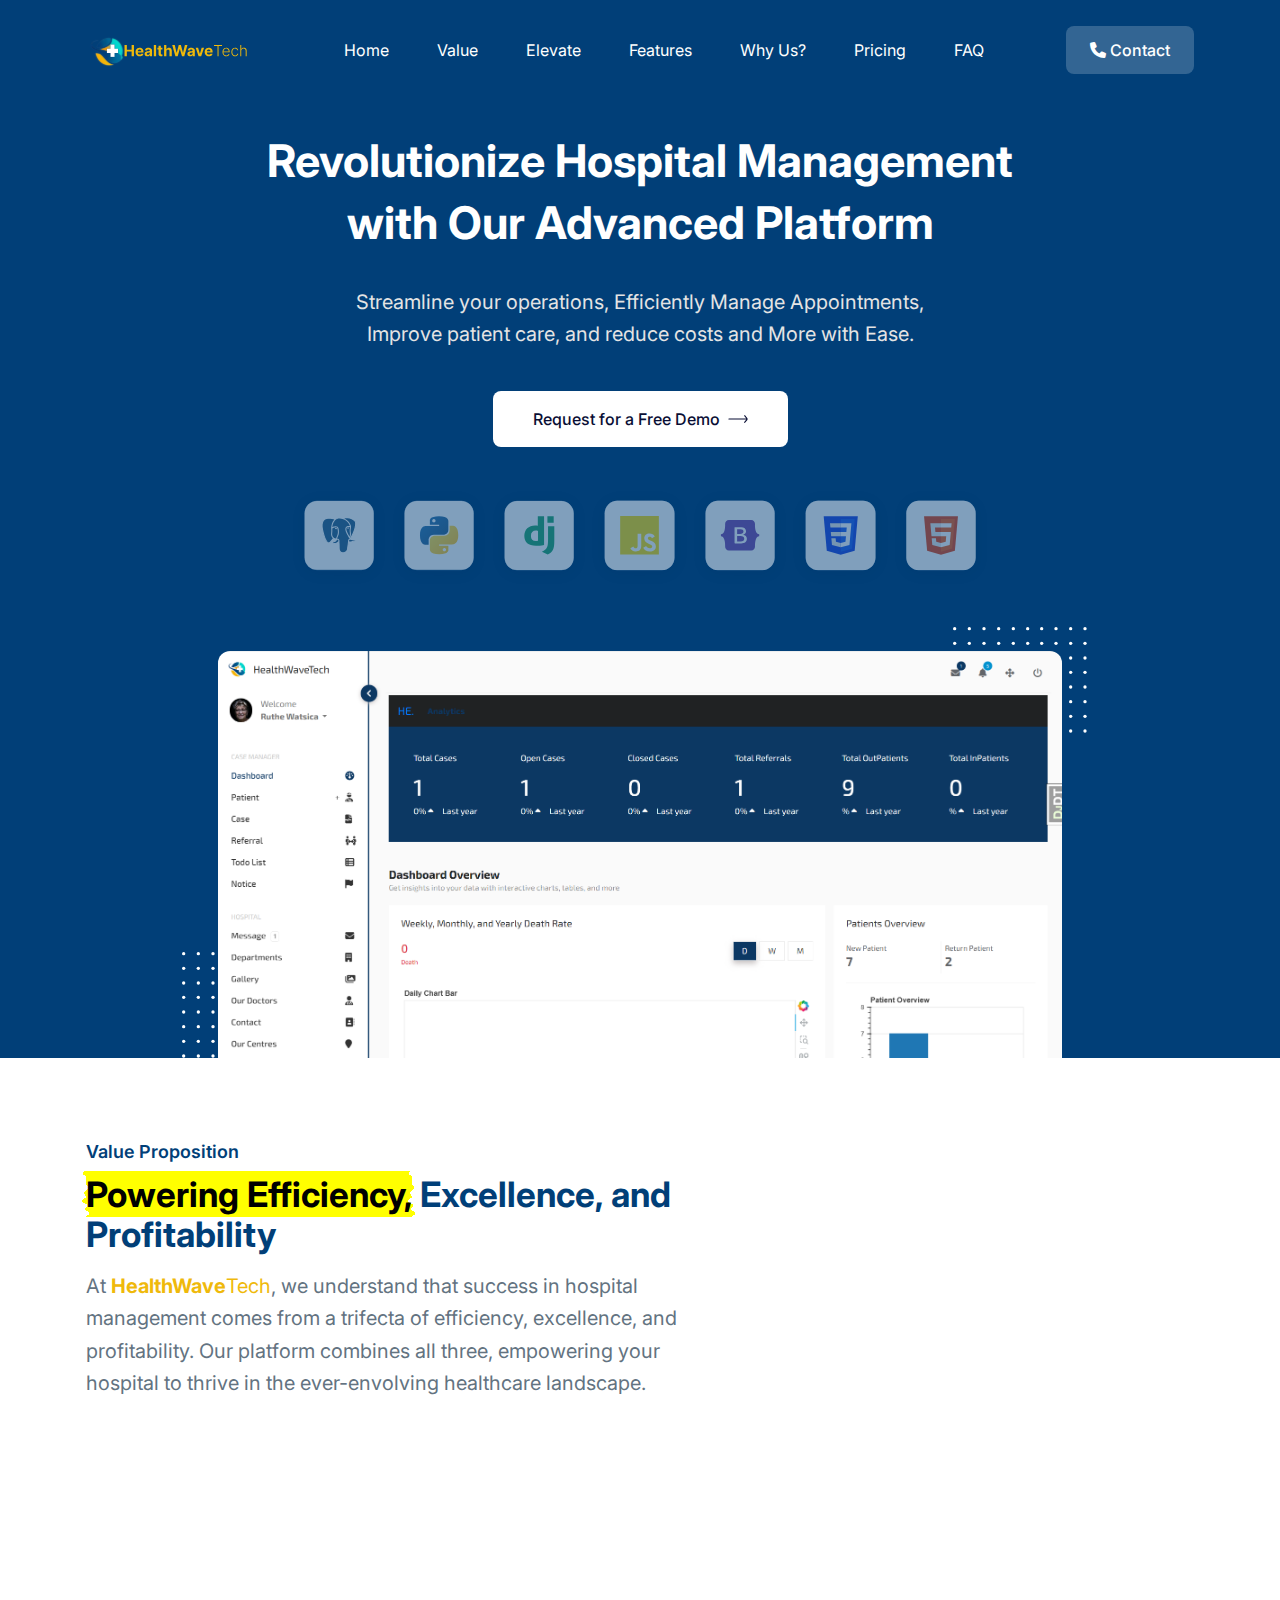
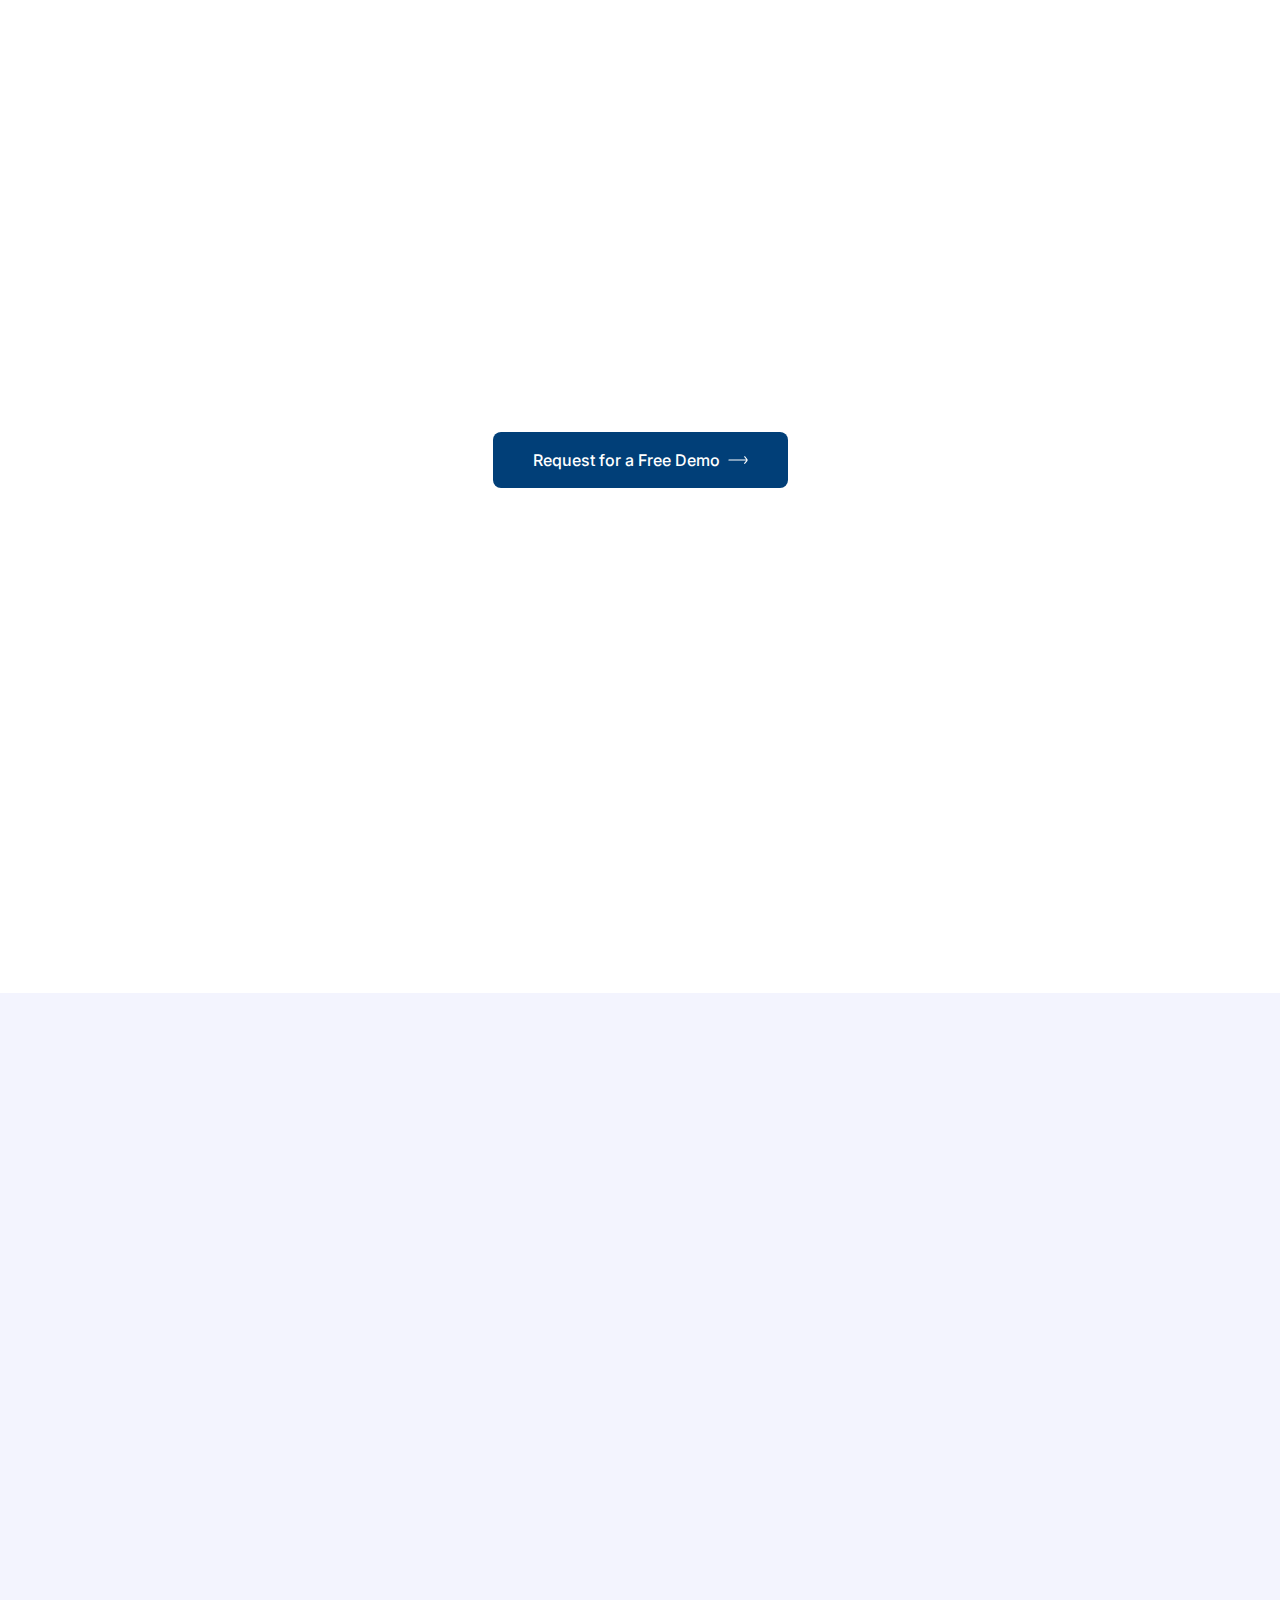
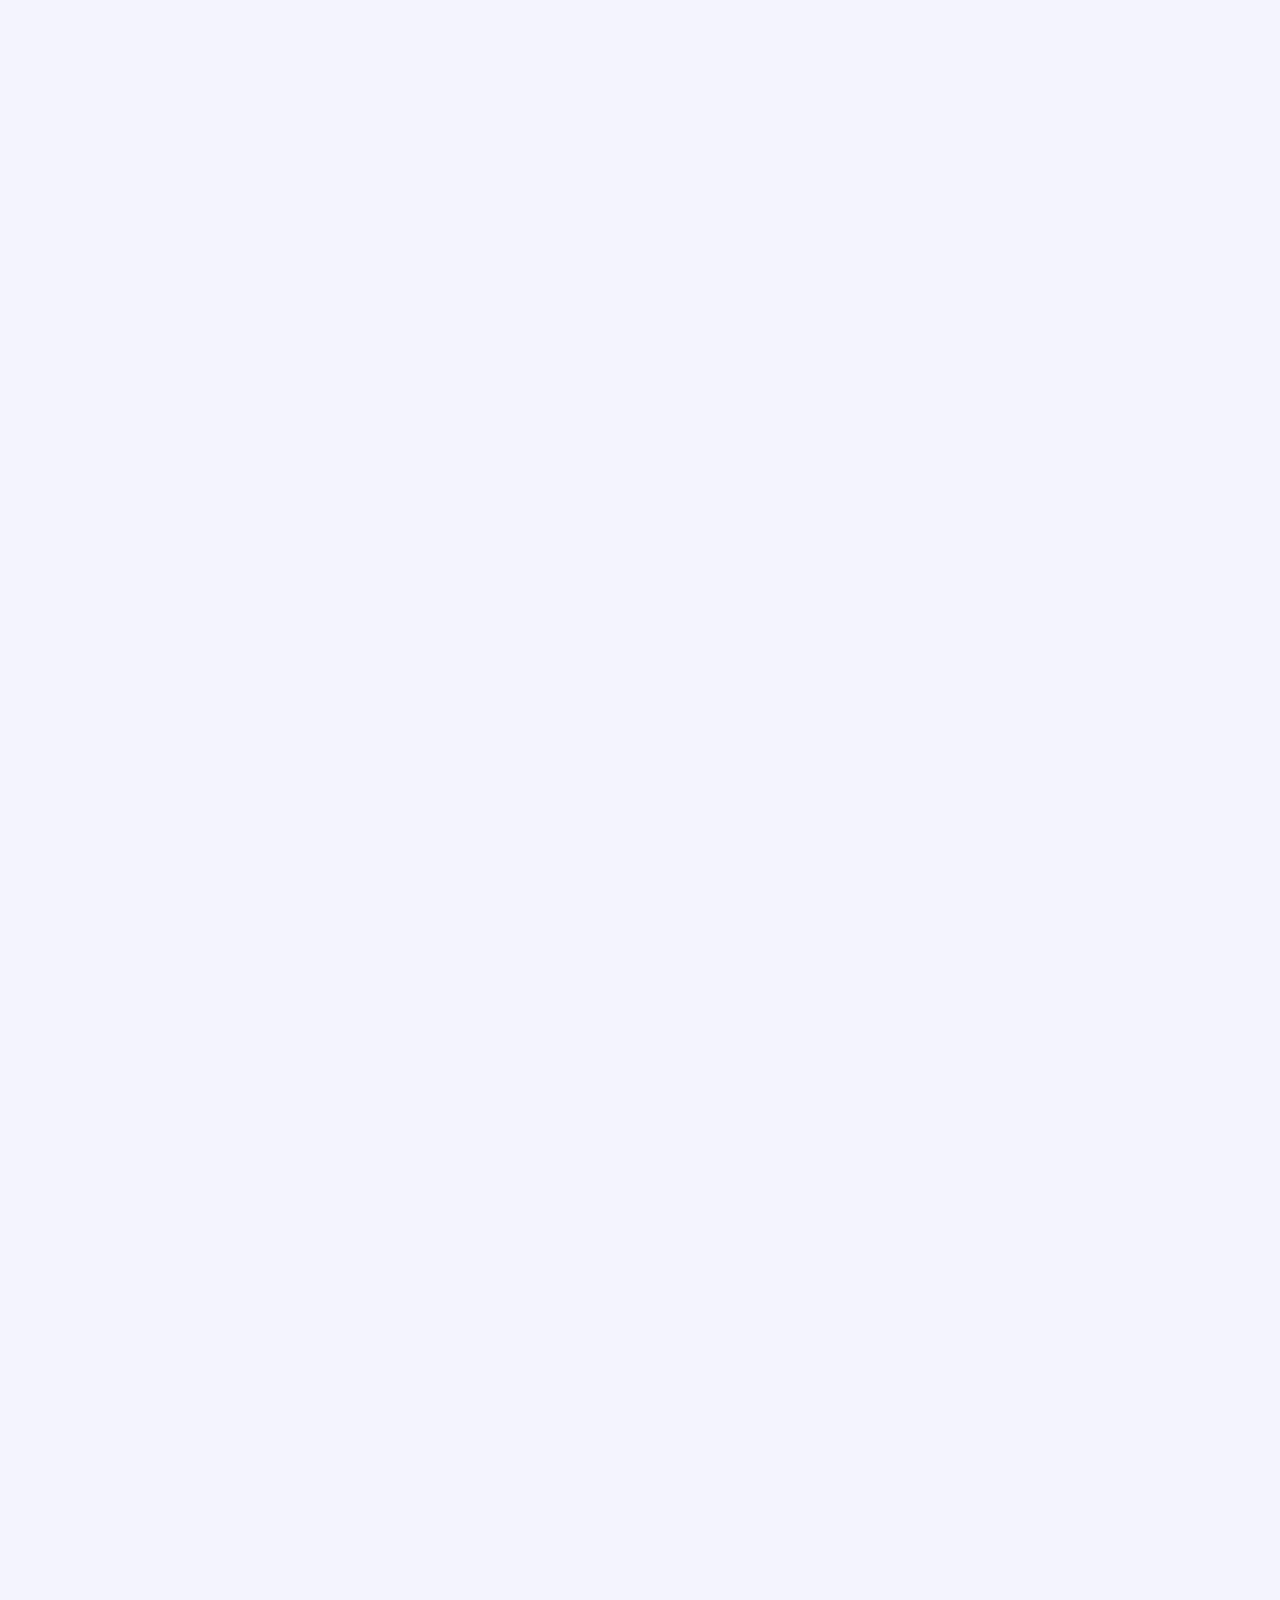
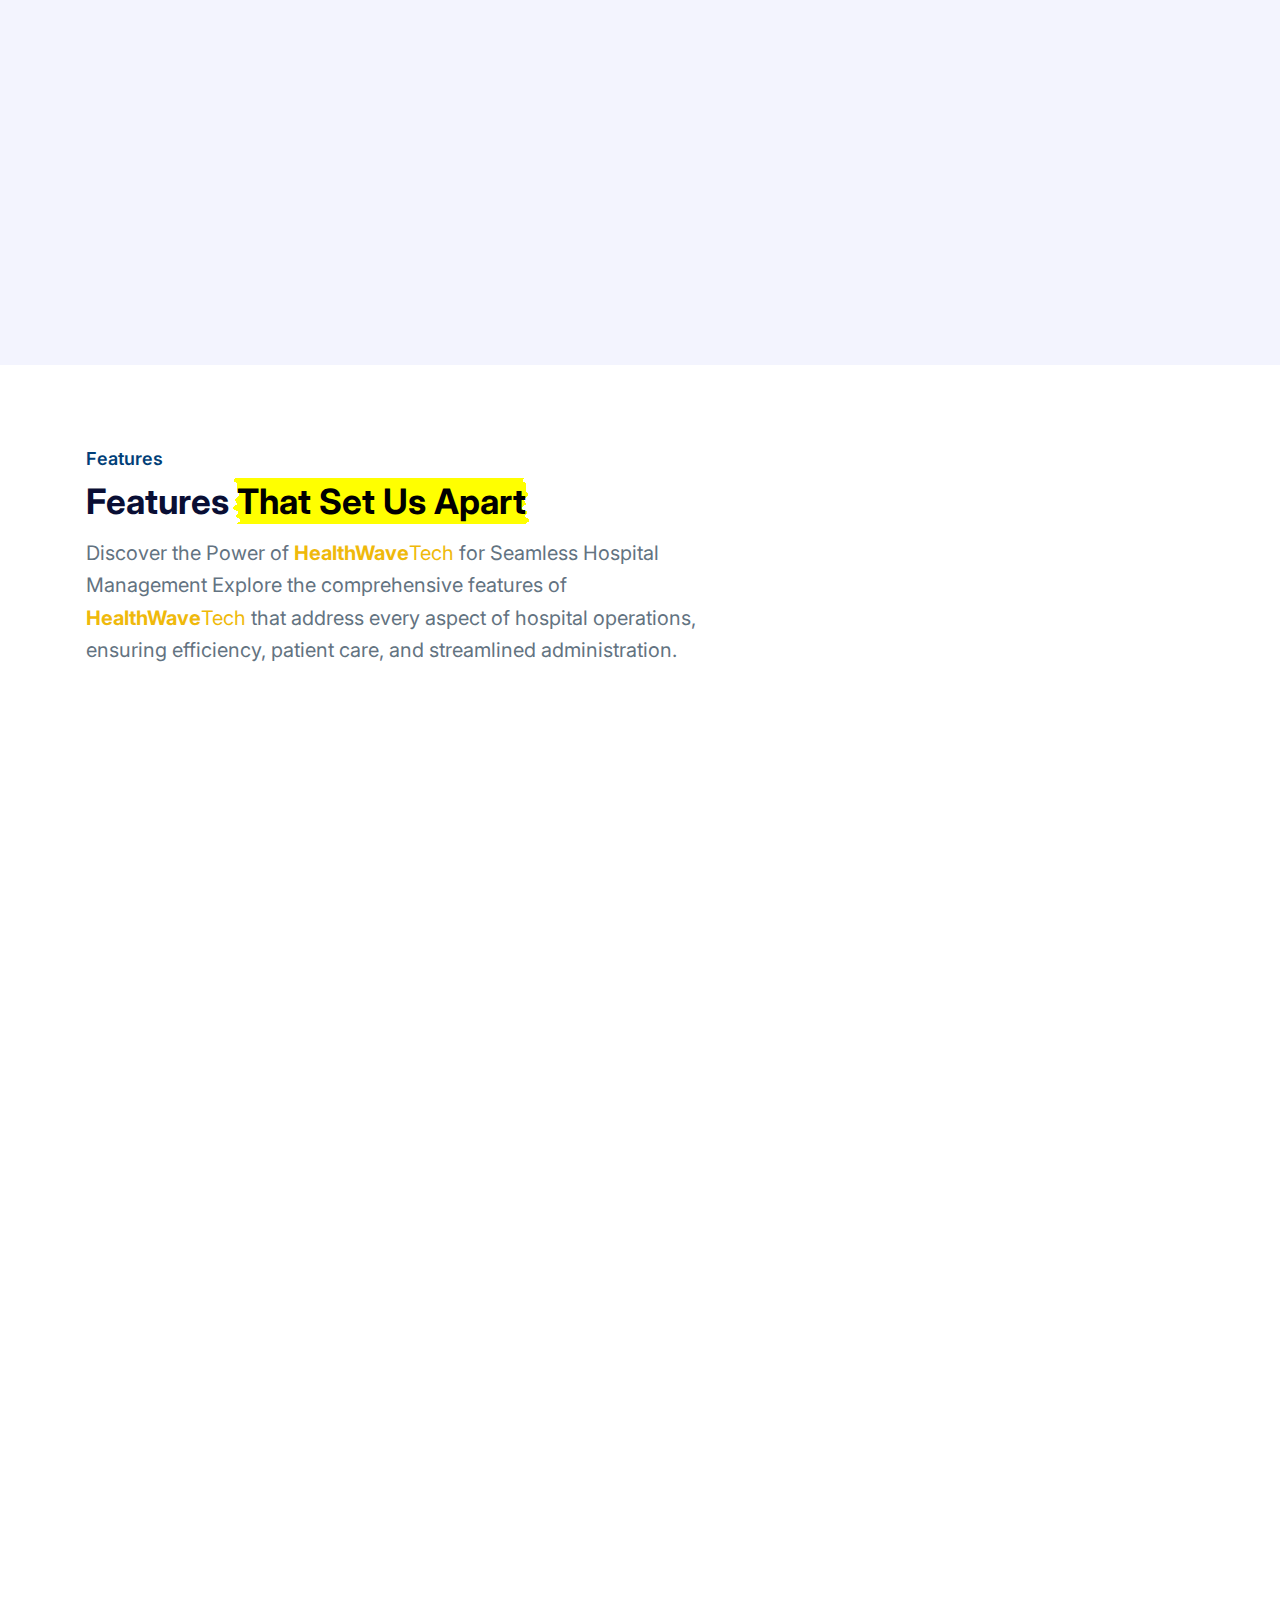
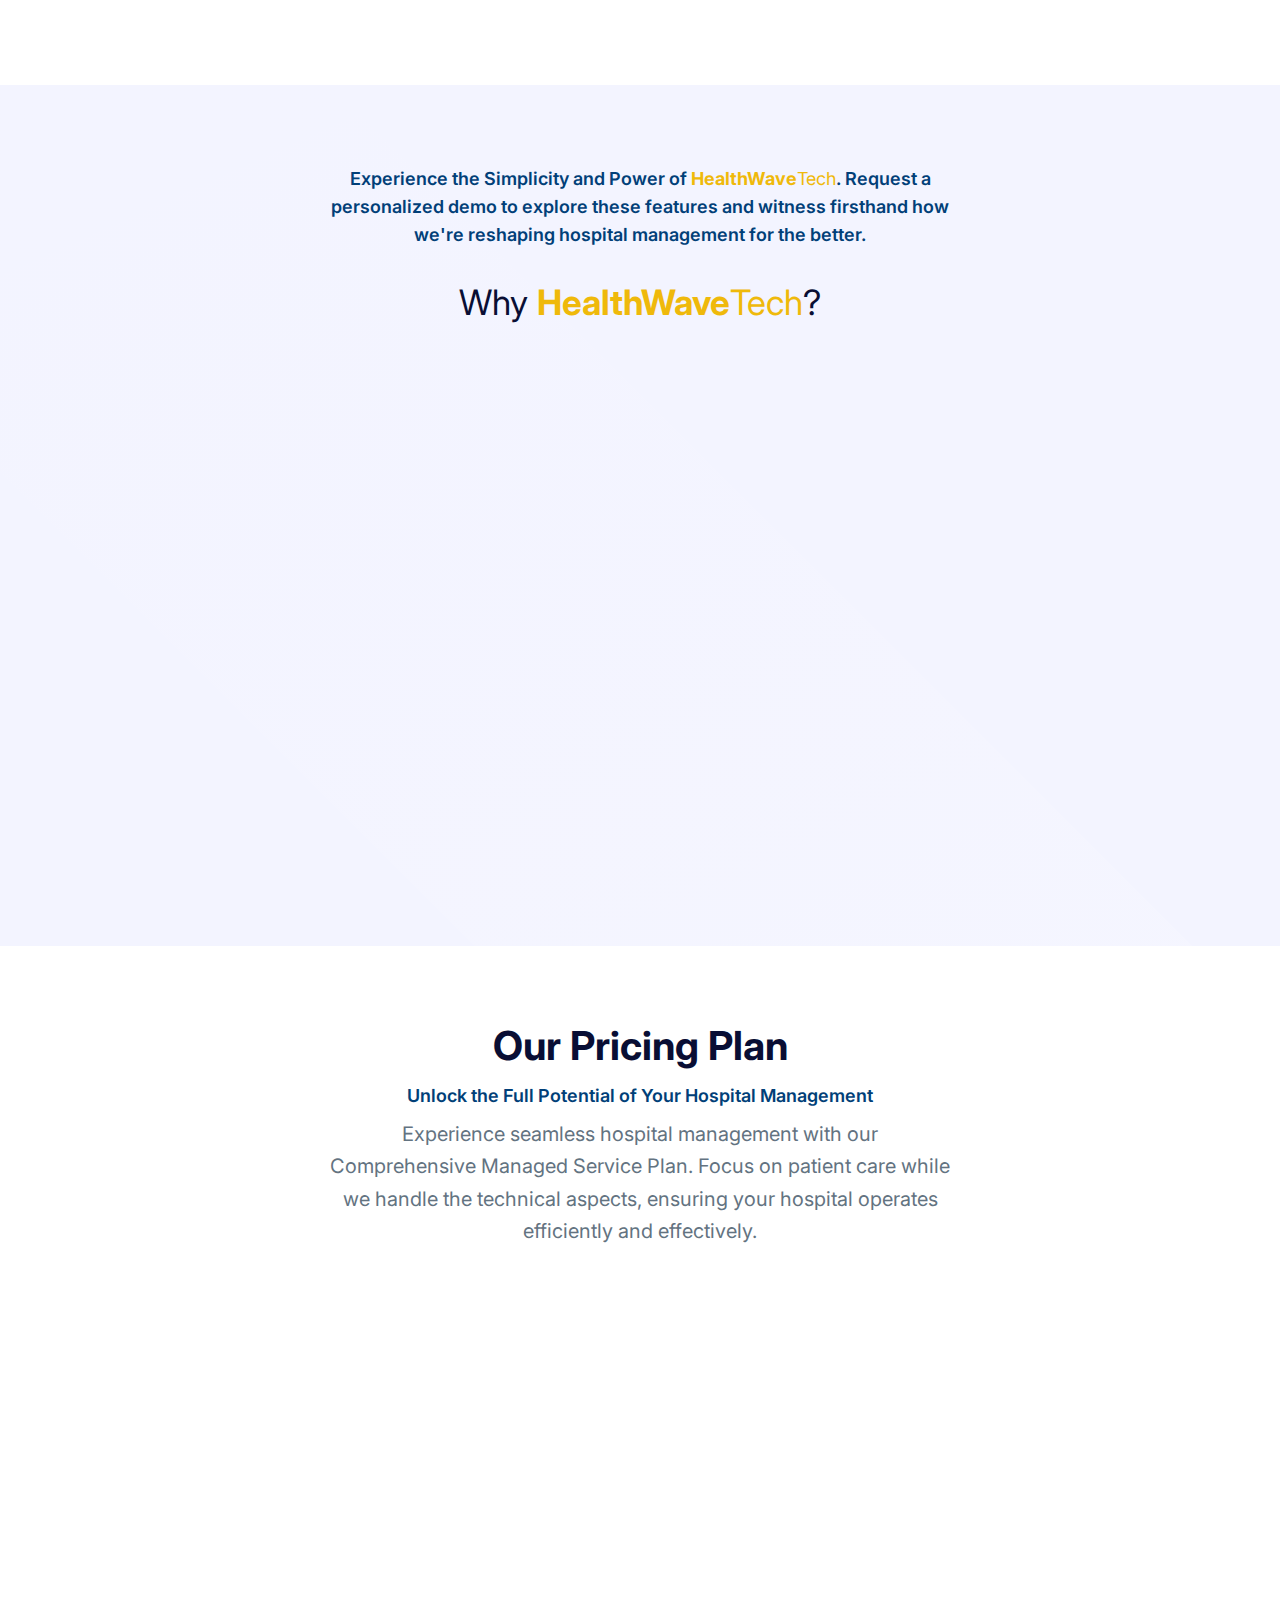
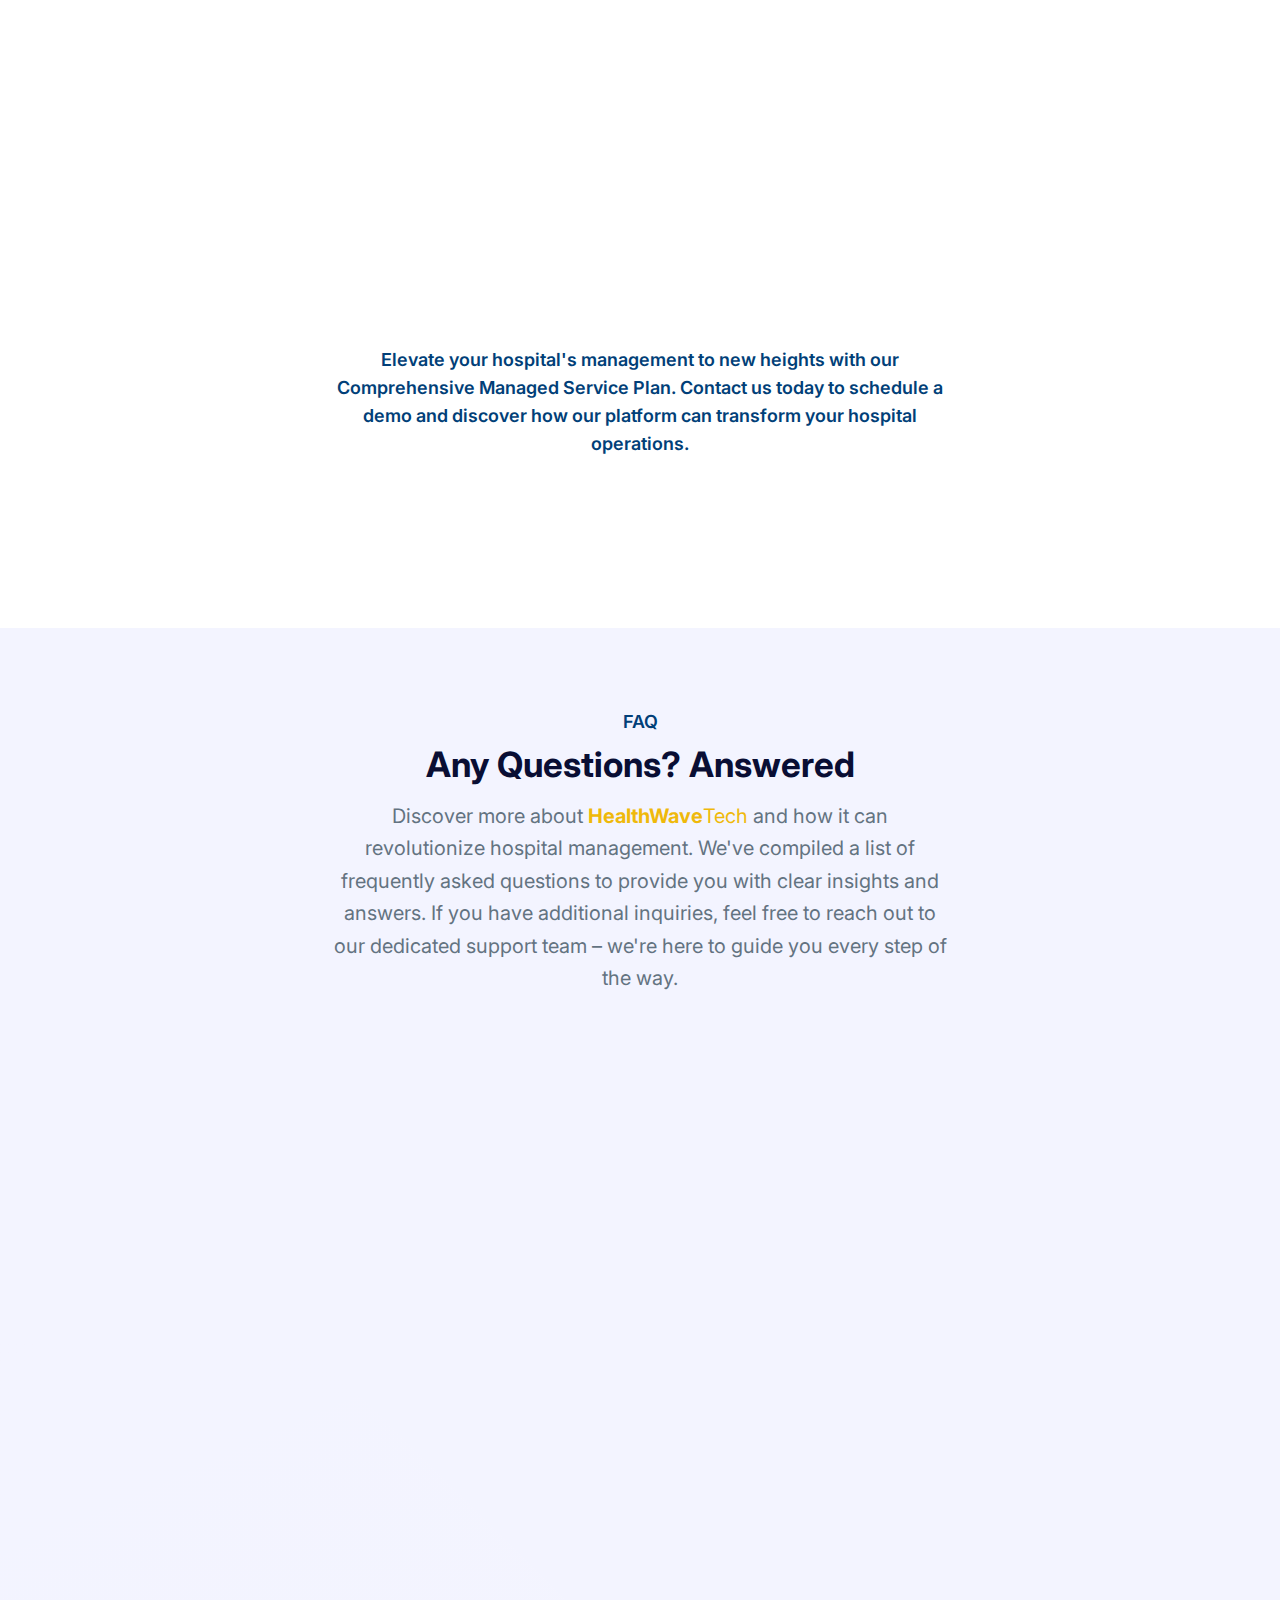
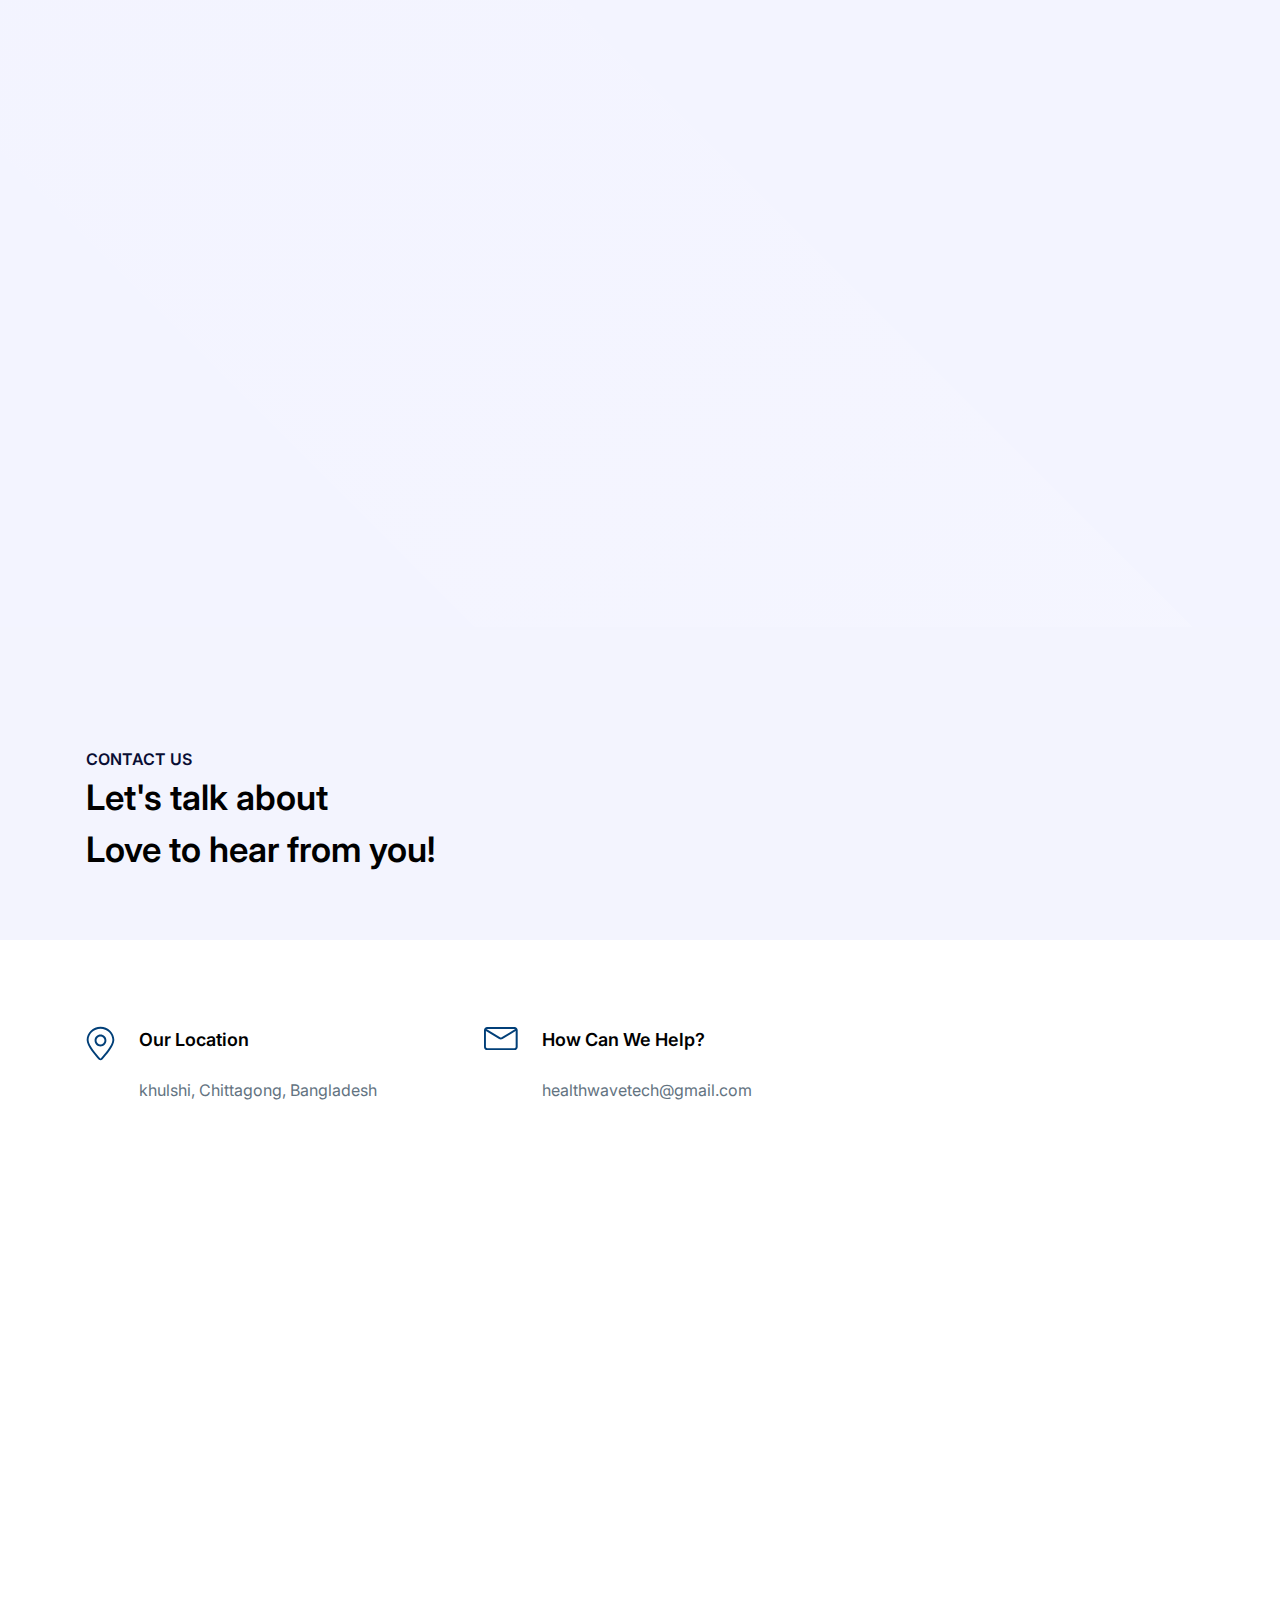
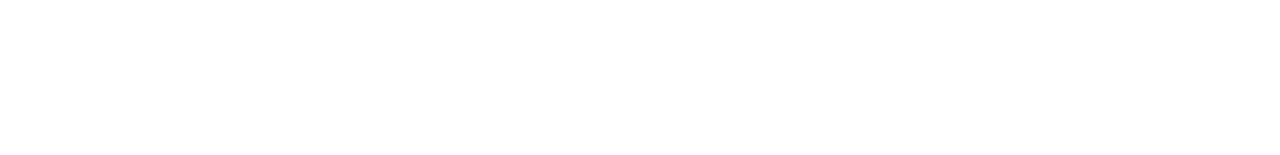
<file: index.html>
<!DOCTYPE html>
<html lang="en" class="scroll-smooth">

<head>
  <meta charset="UTF-8" />
  <meta http-equiv="X-UA-Compatible" content="IE=edge" />
  <meta name="viewport" content="width=device-width, initial-scale=1.0" />
  <title>
    HealthWaveTech | Navigating Healthcare's Future with HealthWaveTech
  </title>
  <meta name="description"
    content="Discover the power of HealthWaveTech's Hospital Management Software. Streamline operations, enhance patient care, and boost efficiency. Get started today.">
  <meta name="keywords" content="hospital management, healthcare software, patient care, medical records, hospital administration, Hospital Management Software,
    Healthcare Solutions, Hospital Administration, Patient Care Software, Medical Records Management, Healthcare Automation
    HealthTech Innovations, Hospital Software Solutions, Healthcare Efficiency, Medical Data Security">
  <meta name="author" content="HealthWaveTech">
  <link rel="shortcut icon" href="assets/images/icon.png" type="image/x-icon" />
  <link rel="stylesheet" href="https://cdnjs.cloudflare.com/ajax/libs/font-awesome/6.0.0-beta3/css/all.min.css">

  <link rel="stylesheet" href="assets/css/animate.css" />
  <link rel="stylesheet" href="assets/css/custom.css">
  <link rel="stylesheet" href="assets/css/tailwind.css" />

  <!-- ==== WOW JS ==== -->
  <script src="assets/js/wow.min.js"></script>
  <script>
    new WOW().init();
  </script>
</head>

<body>
  <!-- ====== Navbar Section Start -->
  <div class="ud-header absolute top-0 left-0 z-40 flex w-full items-center bg-transparent">
    <div class="container">
      <div class="relative -mx-4 flex items-center justify-between">
        <div class="w-60 max-w-full px-4">
          <a href="index.html" class="navbar-logo block w-full py-5">
            <img src="assets/images/logo/logo.svg" alt="logo" class="header-logo w-full" />
          </a>
        </div>
        <div class="flex w-full items-center justify-between px-4">
          <div>
            <button id="navbarToggler"
              class="absolute right-4 top-1/2 block -translate-y-1/2 rounded-lg px-3 py-[6px] ring-primary focus:ring-2 lg:hidden">
              <span class="relative my-[6px] block h-[2px] w-[30px] bg-white"></span>
              <span class="relative my-[6px] block h-[2px] w-[30px] bg-white"></span>
              <span class="relative my-[6px] block h-[2px] w-[30px] bg-white"></span>
            </button>
            <nav id="navbarCollapse"
              class="absolute right-4 top-full hidden w-full max-w-[250px] rounded-lg bg-white py-5 shadow-lg lg:static lg:block lg:w-full lg:max-w-full lg:bg-transparent lg:py-0 lg:px-4 lg:shadow-none xl:px-6">
              <ul class="blcok lg:flex">
                <li class="group relative">
                  <a href="#home"
                    class="ud-menu-scroll mx-8 flex py-2 text-base text-dark group-hover:text-primary lg:mr-0 lg:inline-flex lg:py-6 lg:px-0 lg:text-white lg:group-hover:text-white lg:group-hover:opacity-70">
                    Home
                  </a>
                </li>
                <li class="group relative">
                  <a href="#value"
                    class="ud-menu-scroll mx-8 flex py-2 text-base text-dark group-hover:text-primary lg:mr-0 lg:ml-7 lg:inline-flex lg:py-6 lg:px-0 lg:text-white lg:group-hover:text-white lg:group-hover:opacity-70 xl:ml-12">
                    Value
                  </a>
                </li>
                <li class="group relative">
                  <a href="#elevate"
                    class="ud-menu-scroll mx-8 flex py-2 text-base text-dark group-hover:text-primary lg:mr-0 lg:ml-7 lg:inline-flex lg:py-6 lg:px-0 lg:text-white lg:group-hover:text-white lg:group-hover:opacity-70 xl:ml-12">
                    Elevate
                  </a>
                </li>
                <li class="group relative">
                  <a href="#features"
                    class="ud-menu-scroll mx-8 flex py-2 text-base text-dark group-hover:text-primary lg:mr-0 lg:ml-7 lg:inline-flex lg:py-6 lg:px-0 lg:text-white lg:group-hover:text-white lg:group-hover:opacity-70 xl:ml-12">
                    Features
                  </a>
                </li>
                <li class="group relative">
                  <a href="#why-us"
                    class="ud-menu-scroll mx-8 flex py-2 text-base text-dark group-hover:text-primary lg:mr-0 lg:ml-7 lg:inline-flex lg:py-6 lg:px-0 lg:text-white lg:group-hover:text-white lg:group-hover:opacity-70 xl:ml-12">
                    Why Us?
                  </a>
                </li>
                <li class="group relative">
                  <a href="#pricing"
                    class="ud-menu-scroll mx-8 flex py-2 text-base text-dark group-hover:text-primary lg:mr-0 lg:ml-7 lg:inline-flex lg:py-6 lg:px-0 lg:text-white lg:group-hover:text-white lg:group-hover:opacity-70 xl:ml-12">
                    Pricing
                  </a>
                </li>
                <li class="group relative">
                  <a href="#faq"
                    class="ud-menu-scroll mx-8 flex py-2 text-base text-dark group-hover:text-primary lg:mr-0 lg:ml-7 lg:inline-flex lg:py-6 lg:px-0 lg:text-white lg:group-hover:text-white lg:group-hover:opacity-70 xl:ml-12">
                    FAQ
                  </a>
                </li>

              </ul>
            </nav>
          </div>
          <div class="hidden justify-end pr-16 sm:flex lg:pr-0">

            <a href="#contact"
              class="signUpBtn rounded-lg bg-white bg-opacity-20 py-3 px-6 text-base font-medium text-white duration-300 ease-in-out hover:bg-opacity-100 hover:text-dark">
              <i class="fa-solid fa-phone"></i> Contact
            </a>
          </div>
        </div>
      </div>
    </div>
  </div>
  <!-- ====== Navbar Section End -->

  <!-- ====== Hero Section Start -->
  <div id="home" class="relative overflow-hidden bg-primary pt-[120px] md:pt-[130px] lg:pt-[160px]">
    <div class="container">
      <div class="-mx-4 flex flex-wrap items-center">
        <div class="w-full px-4">
          <div class="hero-content wow fadeInUp mx-auto max-w-[780px] text-center" data-wow-delay=".2s">
            <h1
              class="mb-8 text-3xl font-bold leading-snug text-white sm:text-4xl sm:leading-snug md:text-[45px] md:leading-snug">
              Revolutionize Hospital Management with Our Advanced Platform
            </h1>
            <p
              class="mx-auto mb-10 max-w-[600px] text-base text-[#e4e4e4] sm:text-lg sm:leading-relaxed md:text-xl md:leading-relaxed">
              Streamline your operations, Efficiently Manage Appointments, Improve patient care, and reduce costs and
              More with Ease.

            </p>
            <ul class="mb-10 flex flex-wrap items-center justify-center">
              <li>
                <a href="#contact"
                  class="inline-flex items-center justify-center rounded-lg bg-white py-4 px-6 text-center text-base font-medium text-dark transition duration-300 ease-in-out hover:text-primary hover:shadow-lg sm:px-10">
                  Request for a Free Demo
                  <span class="pl-2">
                    <svg width="20" height="8" viewBox="0 0 20 8" class="fill-current">
                      <path
                        d="M19.2188 2.90632L17.0625 0.343819C16.875 0.125069 16.5312 0.0938193 16.2812 0.281319C16.0625 0.468819 16.0312 0.812569 16.2188 1.06257L18.25 3.46882H0.9375C0.625 3.46882 0.375 3.71882 0.375 4.03132C0.375 4.34382 0.625 4.59382 0.9375 4.59382H18.25L16.2188 7.00007C16.0312 7.21882 16.0625 7.56257 16.2812 7.78132C16.375 7.87507 16.5 7.90632 16.625 7.90632C16.7812 7.90632 16.9375 7.84382 17.0312 7.71882L19.1875 5.15632C19.75 4.46882 19.75 3.53132 19.2188 2.90632Z" />
                    </svg>
                  </span>
                </a>
              </li>

            </ul>
            <div class="image-container-slide" data-wow-delay=".3s">
              <img style="height: 100px;" src="assets/images/hero/prosgres.svg" alt="image"
                class="opacity-50 transition duration-300 ease-in-out hover:opacity-100" />
              <img style="height: 100px;" src="assets/images/hero/python.svg" alt="image"
                class="opacity-50 transition duration-300 ease-in-out hover:opacity-100" />
              <img style="height: 100px;" src="assets/images/hero/django.svg" alt="image"
                class="opacity-50 transition duration-300 ease-in-out hover:opacity-100" />
              <img style="height: 100px;" src="assets/images/hero/js.svg" alt="image"
                class="opacity-50 transition duration-300 ease-in-out hover:opacity-100" />
              <img style="height: 100px;" src="assets/images/hero/bootstrap.svg" alt="image"
                class="opacity-50 transition duration-300 ease-in-out hover:opacity-100" />
              <img style="height: 100px;" src="assets/images/hero/css.svg" alt="image"
                class="opacity-50 transition duration-300 ease-in-out hover:opacity-100" />
              <img style="height: 100px;" src="assets/images/hero/html.svg" alt="image"
                class="opacity-50 transition duration-300 ease-in-out hover:opacity-100" />
            </div>


          </div>
        </div>

        <div class="w-full px-4">
          <div class="wow fadeInUp relative z-10 mx-auto max-w-[845px]" data-wow-delay=".25s">
            <div class="mt-16">
              <img src="assets/images/hero/dashboard4.png" alt="hero"
                class="mx-auto max-w-full rounded-t-xl rounded-tr-xl" />
            </div>
            <div class="absolute bottom-0 -left-9 z-[-1]">
              <svg width="134" height="106" viewBox="0 0 134 106" fill="none" xmlns="http://www.w3.org/2000/svg">
                <circle cx="1.66667" cy="104" r="1.66667" transform="rotate(-90 1.66667 104)" fill="white" />
                <circle cx="16.3333" cy="104" r="1.66667" transform="rotate(-90 16.3333 104)" fill="white" />
                <circle cx="31" cy="104" r="1.66667" transform="rotate(-90 31 104)" fill="white" />
                <circle cx="45.6667" cy="104" r="1.66667" transform="rotate(-90 45.6667 104)" fill="white" />
                <circle cx="60.3333" cy="104" r="1.66667" transform="rotate(-90 60.3333 104)" fill="white" />
                <circle cx="88.6667" cy="104" r="1.66667" transform="rotate(-90 88.6667 104)" fill="white" />
                <circle cx="117.667" cy="104" r="1.66667" transform="rotate(-90 117.667 104)" fill="white" />
                <circle cx="74.6667" cy="104" r="1.66667" transform="rotate(-90 74.6667 104)" fill="white" />
                <circle cx="103" cy="104" r="1.66667" transform="rotate(-90 103 104)" fill="white" />
                <circle cx="132" cy="104" r="1.66667" transform="rotate(-90 132 104)" fill="white" />
                <circle cx="1.66667" cy="89.3333" r="1.66667" transform="rotate(-90 1.66667 89.3333)" fill="white" />
                <circle cx="16.3333" cy="89.3333" r="1.66667" transform="rotate(-90 16.3333 89.3333)" fill="white" />
                <circle cx="31" cy="89.3333" r="1.66667" transform="rotate(-90 31 89.3333)" fill="white" />
                <circle cx="45.6667" cy="89.3333" r="1.66667" transform="rotate(-90 45.6667 89.3333)" fill="white" />
                <circle cx="60.3333" cy="89.3338" r="1.66667" transform="rotate(-90 60.3333 89.3338)" fill="white" />
                <circle cx="88.6667" cy="89.3338" r="1.66667" transform="rotate(-90 88.6667 89.3338)" fill="white" />
                <circle cx="117.667" cy="89.3338" r="1.66667" transform="rotate(-90 117.667 89.3338)" fill="white" />
                <circle cx="74.6667" cy="89.3338" r="1.66667" transform="rotate(-90 74.6667 89.3338)" fill="white" />
                <circle cx="103" cy="89.3338" r="1.66667" transform="rotate(-90 103 89.3338)" fill="white" />
                <circle cx="132" cy="89.3338" r="1.66667" transform="rotate(-90 132 89.3338)" fill="white" />
                <circle cx="1.66667" cy="74.6673" r="1.66667" transform="rotate(-90 1.66667 74.6673)" fill="white" />
                <circle cx="1.66667" cy="31.0003" r="1.66667" transform="rotate(-90 1.66667 31.0003)" fill="white" />
                <circle cx="16.3333" cy="74.6668" r="1.66667" transform="rotate(-90 16.3333 74.6668)" fill="white" />
                <circle cx="16.3333" cy="31.0003" r="1.66667" transform="rotate(-90 16.3333 31.0003)" fill="white" />
                <circle cx="31" cy="74.6668" r="1.66667" transform="rotate(-90 31 74.6668)" fill="white" />
                <circle cx="31" cy="31.0003" r="1.66667" transform="rotate(-90 31 31.0003)" fill="white" />
                <circle cx="45.6667" cy="74.6668" r="1.66667" transform="rotate(-90 45.6667 74.6668)" fill="white" />
                <circle cx="45.6667" cy="31.0003" r="1.66667" transform="rotate(-90 45.6667 31.0003)" fill="white" />
                <circle cx="60.3333" cy="74.6668" r="1.66667" transform="rotate(-90 60.3333 74.6668)" fill="white" />
                <circle cx="60.3333" cy="31.0001" r="1.66667" transform="rotate(-90 60.3333 31.0001)" fill="white" />
                <circle cx="88.6667" cy="74.6668" r="1.66667" transform="rotate(-90 88.6667 74.6668)" fill="white" />
                <circle cx="88.6667" cy="31.0001" r="1.66667" transform="rotate(-90 88.6667 31.0001)" fill="white" />
                <circle cx="117.667" cy="74.6668" r="1.66667" transform="rotate(-90 117.667 74.6668)" fill="white" />
                <circle cx="117.667" cy="31.0001" r="1.66667" transform="rotate(-90 117.667 31.0001)" fill="white" />
                <circle cx="74.6667" cy="74.6668" r="1.66667" transform="rotate(-90 74.6667 74.6668)" fill="white" />
                <circle cx="74.6667" cy="31.0001" r="1.66667" transform="rotate(-90 74.6667 31.0001)" fill="white" />
                <circle cx="103" cy="74.6668" r="1.66667" transform="rotate(-90 103 74.6668)" fill="white" />
                <circle cx="103" cy="31.0001" r="1.66667" transform="rotate(-90 103 31.0001)" fill="white" />
                <circle cx="132" cy="74.6668" r="1.66667" transform="rotate(-90 132 74.6668)" fill="white" />
                <circle cx="132" cy="31.0001" r="1.66667" transform="rotate(-90 132 31.0001)" fill="white" />
                <circle cx="1.66667" cy="60.0003" r="1.66667" transform="rotate(-90 1.66667 60.0003)" fill="white" />
                <circle cx="1.66667" cy="16.3336" r="1.66667" transform="rotate(-90 1.66667 16.3336)" fill="white" />
                <circle cx="16.3333" cy="60.0003" r="1.66667" transform="rotate(-90 16.3333 60.0003)" fill="white" />
                <circle cx="16.3333" cy="16.3336" r="1.66667" transform="rotate(-90 16.3333 16.3336)" fill="white" />
                <circle cx="31" cy="60.0003" r="1.66667" transform="rotate(-90 31 60.0003)" fill="white" />
                <circle cx="31" cy="16.3336" r="1.66667" transform="rotate(-90 31 16.3336)" fill="white" />
                <circle cx="45.6667" cy="60.0003" r="1.66667" transform="rotate(-90 45.6667 60.0003)" fill="white" />
                <circle cx="45.6667" cy="16.3336" r="1.66667" transform="rotate(-90 45.6667 16.3336)" fill="white" />
                <circle cx="60.3333" cy="60.0003" r="1.66667" transform="rotate(-90 60.3333 60.0003)" fill="white" />
                <circle cx="60.3333" cy="16.3336" r="1.66667" transform="rotate(-90 60.3333 16.3336)" fill="white" />
                <circle cx="88.6667" cy="60.0003" r="1.66667" transform="rotate(-90 88.6667 60.0003)" fill="white" />
                <circle cx="88.6667" cy="16.3336" r="1.66667" transform="rotate(-90 88.6667 16.3336)" fill="white" />
                <circle cx="117.667" cy="60.0003" r="1.66667" transform="rotate(-90 117.667 60.0003)" fill="white" />
                <circle cx="117.667" cy="16.3336" r="1.66667" transform="rotate(-90 117.667 16.3336)" fill="white" />
                <circle cx="74.6667" cy="60.0003" r="1.66667" transform="rotate(-90 74.6667 60.0003)" fill="white" />
                <circle cx="74.6667" cy="16.3336" r="1.66667" transform="rotate(-90 74.6667 16.3336)" fill="white" />
                <circle cx="103" cy="60.0003" r="1.66667" transform="rotate(-90 103 60.0003)" fill="white" />
                <circle cx="103" cy="16.3336" r="1.66667" transform="rotate(-90 103 16.3336)" fill="white" />
                <circle cx="132" cy="60.0003" r="1.66667" transform="rotate(-90 132 60.0003)" fill="white" />
                <circle cx="132" cy="16.3336" r="1.66667" transform="rotate(-90 132 16.3336)" fill="white" />
                <circle cx="1.66667" cy="45.3336" r="1.66667" transform="rotate(-90 1.66667 45.3336)" fill="white" />
                <circle cx="1.66667" cy="1.66683" r="1.66667" transform="rotate(-90 1.66667 1.66683)" fill="white" />
                <circle cx="16.3333" cy="45.3336" r="1.66667" transform="rotate(-90 16.3333 45.3336)" fill="white" />
                <circle cx="16.3333" cy="1.66683" r="1.66667" transform="rotate(-90 16.3333 1.66683)" fill="white" />
                <circle cx="31" cy="45.3336" r="1.66667" transform="rotate(-90 31 45.3336)" fill="white" />
                <circle cx="31" cy="1.66683" r="1.66667" transform="rotate(-90 31 1.66683)" fill="white" />
                <circle cx="45.6667" cy="45.3336" r="1.66667" transform="rotate(-90 45.6667 45.3336)" fill="white" />
                <circle cx="45.6667" cy="1.66683" r="1.66667" transform="rotate(-90 45.6667 1.66683)" fill="white" />
                <circle cx="60.3333" cy="45.3338" r="1.66667" transform="rotate(-90 60.3333 45.3338)" fill="white" />
                <circle cx="60.3333" cy="1.66707" r="1.66667" transform="rotate(-90 60.3333 1.66707)" fill="white" />
                <circle cx="88.6667" cy="45.3338" r="1.66667" transform="rotate(-90 88.6667 45.3338)" fill="white" />
                <circle cx="88.6667" cy="1.66707" r="1.66667" transform="rotate(-90 88.6667 1.66707)" fill="white" />
                <circle cx="117.667" cy="45.3338" r="1.66667" transform="rotate(-90 117.667 45.3338)" fill="white" />
                <circle cx="117.667" cy="1.66707" r="1.66667" transform="rotate(-90 117.667 1.66707)" fill="white" />
                <circle cx="74.6667" cy="45.3338" r="1.66667" transform="rotate(-90 74.6667 45.3338)" fill="white" />
                <circle cx="74.6667" cy="1.66707" r="1.66667" transform="rotate(-90 74.6667 1.66707)" fill="white" />
                <circle cx="103" cy="45.3338" r="1.66667" transform="rotate(-90 103 45.3338)" fill="white" />
                <circle cx="103" cy="1.66707" r="1.66667" transform="rotate(-90 103 1.66707)" fill="white" />
                <circle cx="132" cy="45.3338" r="1.66667" transform="rotate(-90 132 45.3338)" fill="white" />
                <circle cx="132" cy="1.66707" r="1.66667" transform="rotate(-90 132 1.66707)" fill="white" />
              </svg>
            </div>
            <div class="absolute -top-6 -right-6 z-[-1]">
              <svg width="134" height="106" viewBox="0 0 134 106" fill="none" xmlns="http://www.w3.org/2000/svg">
                <circle cx="1.66667" cy="104" r="1.66667" transform="rotate(-90 1.66667 104)" fill="white" />
                <circle cx="16.3333" cy="104" r="1.66667" transform="rotate(-90 16.3333 104)" fill="white" />
                <circle cx="31" cy="104" r="1.66667" transform="rotate(-90 31 104)" fill="white" />
                <circle cx="45.6667" cy="104" r="1.66667" transform="rotate(-90 45.6667 104)" fill="white" />
                <circle cx="60.3333" cy="104" r="1.66667" transform="rotate(-90 60.3333 104)" fill="white" />
                <circle cx="88.6667" cy="104" r="1.66667" transform="rotate(-90 88.6667 104)" fill="white" />
                <circle cx="117.667" cy="104" r="1.66667" transform="rotate(-90 117.667 104)" fill="white" />
                <circle cx="74.6667" cy="104" r="1.66667" transform="rotate(-90 74.6667 104)" fill="white" />
                <circle cx="103" cy="104" r="1.66667" transform="rotate(-90 103 104)" fill="white" />
                <circle cx="132" cy="104" r="1.66667" transform="rotate(-90 132 104)" fill="white" />
                <circle cx="1.66667" cy="89.3333" r="1.66667" transform="rotate(-90 1.66667 89.3333)" fill="white" />
                <circle cx="16.3333" cy="89.3333" r="1.66667" transform="rotate(-90 16.3333 89.3333)" fill="white" />
                <circle cx="31" cy="89.3333" r="1.66667" transform="rotate(-90 31 89.3333)" fill="white" />
                <circle cx="45.6667" cy="89.3333" r="1.66667" transform="rotate(-90 45.6667 89.3333)" fill="white" />
                <circle cx="60.3333" cy="89.3338" r="1.66667" transform="rotate(-90 60.3333 89.3338)" fill="white" />
                <circle cx="88.6667" cy="89.3338" r="1.66667" transform="rotate(-90 88.6667 89.3338)" fill="white" />
                <circle cx="117.667" cy="89.3338" r="1.66667" transform="rotate(-90 117.667 89.3338)" fill="white" />
                <circle cx="74.6667" cy="89.3338" r="1.66667" transform="rotate(-90 74.6667 89.3338)" fill="white" />
                <circle cx="103" cy="89.3338" r="1.66667" transform="rotate(-90 103 89.3338)" fill="white" />
                <circle cx="132" cy="89.3338" r="1.66667" transform="rotate(-90 132 89.3338)" fill="white" />
                <circle cx="1.66667" cy="74.6673" r="1.66667" transform="rotate(-90 1.66667 74.6673)" fill="white" />
                <circle cx="1.66667" cy="31.0003" r="1.66667" transform="rotate(-90 1.66667 31.0003)" fill="white" />
                <circle cx="16.3333" cy="74.6668" r="1.66667" transform="rotate(-90 16.3333 74.6668)" fill="white" />
                <circle cx="16.3333" cy="31.0003" r="1.66667" transform="rotate(-90 16.3333 31.0003)" fill="white" />
                <circle cx="31" cy="74.6668" r="1.66667" transform="rotate(-90 31 74.6668)" fill="white" />
                <circle cx="31" cy="31.0003" r="1.66667" transform="rotate(-90 31 31.0003)" fill="white" />
                <circle cx="45.6667" cy="74.6668" r="1.66667" transform="rotate(-90 45.6667 74.6668)" fill="white" />
                <circle cx="45.6667" cy="31.0003" r="1.66667" transform="rotate(-90 45.6667 31.0003)" fill="white" />
                <circle cx="60.3333" cy="74.6668" r="1.66667" transform="rotate(-90 60.3333 74.6668)" fill="white" />
                <circle cx="60.3333" cy="31.0001" r="1.66667" transform="rotate(-90 60.3333 31.0001)" fill="white" />
                <circle cx="88.6667" cy="74.6668" r="1.66667" transform="rotate(-90 88.6667 74.6668)" fill="white" />
                <circle cx="88.6667" cy="31.0001" r="1.66667" transform="rotate(-90 88.6667 31.0001)" fill="white" />
                <circle cx="117.667" cy="74.6668" r="1.66667" transform="rotate(-90 117.667 74.6668)" fill="white" />
                <circle cx="117.667" cy="31.0001" r="1.66667" transform="rotate(-90 117.667 31.0001)" fill="white" />
                <circle cx="74.6667" cy="74.6668" r="1.66667" transform="rotate(-90 74.6667 74.6668)" fill="white" />
                <circle cx="74.6667" cy="31.0001" r="1.66667" transform="rotate(-90 74.6667 31.0001)" fill="white" />
                <circle cx="103" cy="74.6668" r="1.66667" transform="rotate(-90 103 74.6668)" fill="white" />
                <circle cx="103" cy="31.0001" r="1.66667" transform="rotate(-90 103 31.0001)" fill="white" />
                <circle cx="132" cy="74.6668" r="1.66667" transform="rotate(-90 132 74.6668)" fill="white" />
                <circle cx="132" cy="31.0001" r="1.66667" transform="rotate(-90 132 31.0001)" fill="white" />
                <circle cx="1.66667" cy="60.0003" r="1.66667" transform="rotate(-90 1.66667 60.0003)" fill="white" />
                <circle cx="1.66667" cy="16.3336" r="1.66667" transform="rotate(-90 1.66667 16.3336)" fill="white" />
                <circle cx="16.3333" cy="60.0003" r="1.66667" transform="rotate(-90 16.3333 60.0003)" fill="white" />
                <circle cx="16.3333" cy="16.3336" r="1.66667" transform="rotate(-90 16.3333 16.3336)" fill="white" />
                <circle cx="31" cy="60.0003" r="1.66667" transform="rotate(-90 31 60.0003)" fill="white" />
                <circle cx="31" cy="16.3336" r="1.66667" transform="rotate(-90 31 16.3336)" fill="white" />
                <circle cx="45.6667" cy="60.0003" r="1.66667" transform="rotate(-90 45.6667 60.0003)" fill="white" />
                <circle cx="45.6667" cy="16.3336" r="1.66667" transform="rotate(-90 45.6667 16.3336)" fill="white" />
                <circle cx="60.3333" cy="60.0003" r="1.66667" transform="rotate(-90 60.3333 60.0003)" fill="white" />
                <circle cx="60.3333" cy="16.3336" r="1.66667" transform="rotate(-90 60.3333 16.3336)" fill="white" />
                <circle cx="88.6667" cy="60.0003" r="1.66667" transform="rotate(-90 88.6667 60.0003)" fill="white" />
                <circle cx="88.6667" cy="16.3336" r="1.66667" transform="rotate(-90 88.6667 16.3336)" fill="white" />
                <circle cx="117.667" cy="60.0003" r="1.66667" transform="rotate(-90 117.667 60.0003)" fill="white" />
                <circle cx="117.667" cy="16.3336" r="1.66667" transform="rotate(-90 117.667 16.3336)" fill="white" />
                <circle cx="74.6667" cy="60.0003" r="1.66667" transform="rotate(-90 74.6667 60.0003)" fill="white" />
                <circle cx="74.6667" cy="16.3336" r="1.66667" transform="rotate(-90 74.6667 16.3336)" fill="white" />
                <circle cx="103" cy="60.0003" r="1.66667" transform="rotate(-90 103 60.0003)" fill="white" />
                <circle cx="103" cy="16.3336" r="1.66667" transform="rotate(-90 103 16.3336)" fill="white" />
                <circle cx="132" cy="60.0003" r="1.66667" transform="rotate(-90 132 60.0003)" fill="white" />
                <circle cx="132" cy="16.3336" r="1.66667" transform="rotate(-90 132 16.3336)" fill="white" />
                <circle cx="1.66667" cy="45.3336" r="1.66667" transform="rotate(-90 1.66667 45.3336)" fill="white" />
                <circle cx="1.66667" cy="1.66683" r="1.66667" transform="rotate(-90 1.66667 1.66683)" fill="white" />
                <circle cx="16.3333" cy="45.3336" r="1.66667" transform="rotate(-90 16.3333 45.3336)" fill="white" />
                <circle cx="16.3333" cy="1.66683" r="1.66667" transform="rotate(-90 16.3333 1.66683)" fill="white" />
                <circle cx="31" cy="45.3336" r="1.66667" transform="rotate(-90 31 45.3336)" fill="white" />
                <circle cx="31" cy="1.66683" r="1.66667" transform="rotate(-90 31 1.66683)" fill="white" />
                <circle cx="45.6667" cy="45.3336" r="1.66667" transform="rotate(-90 45.6667 45.3336)" fill="white" />
                <circle cx="45.6667" cy="1.66683" r="1.66667" transform="rotate(-90 45.6667 1.66683)" fill="white" />
                <circle cx="60.3333" cy="45.3338" r="1.66667" transform="rotate(-90 60.3333 45.3338)" fill="white" />
                <circle cx="60.3333" cy="1.66707" r="1.66667" transform="rotate(-90 60.3333 1.66707)" fill="white" />
                <circle cx="88.6667" cy="45.3338" r="1.66667" transform="rotate(-90 88.6667 45.3338)" fill="white" />
                <circle cx="88.6667" cy="1.66707" r="1.66667" transform="rotate(-90 88.6667 1.66707)" fill="white" />
                <circle cx="117.667" cy="45.3338" r="1.66667" transform="rotate(-90 117.667 45.3338)" fill="white" />
                <circle cx="117.667" cy="1.66707" r="1.66667" transform="rotate(-90 117.667 1.66707)" fill="white" />
                <circle cx="74.6667" cy="45.3338" r="1.66667" transform="rotate(-90 74.6667 45.3338)" fill="white" />
                <circle cx="74.6667" cy="1.66707" r="1.66667" transform="rotate(-90 74.6667 1.66707)" fill="white" />
                <circle cx="103" cy="45.3338" r="1.66667" transform="rotate(-90 103 45.3338)" fill="white" />
                <circle cx="103" cy="1.66707" r="1.66667" transform="rotate(-90 103 1.66707)" fill="white" />
                <circle cx="132" cy="45.3338" r="1.66667" transform="rotate(-90 132 45.3338)" fill="white" />
                <circle cx="132" cy="1.66707" r="1.66667" transform="rotate(-90 132 1.66707)" fill="white" />
              </svg>
            </div>
          </div>
        </div>
      </div>
    </div>
  </div>
  <!-- ====== Hero Section End -->
  <!-- ============= Value Proposition =============== -->
  <section id="value" class="pt-20 pb-8 lg:pt-[120px] lg:pb-[70px]">
    <div class="container">
      <div class="-mx-4 flex flex-wrap">
        <div class="w-full px-4">
          <div class="mb-12 max-w-[620px] lg:mb-20">
            <span class="mb-2 block text-lg font-semibold text-primary">
              Value Proposition
            </span>
            <h2 class="mb-4 text-3xl font-bold text-dark sm:text-4xl md:text-[42px]">
                <span class="realistic-marker-highlight">Powering Efficiency,</span>

              <!-- <span style="background-color:yellow; border-radius: 10px; padding: 2px 4px; -webkit-text-stroke: 1px black; text-decoration: wavy;">Powering Efficiency,</span></span> -->
              <span class="text-primary">Excellence, and Profitability</span>
            </h2>
            <p class="text-lg leading-relaxed text-body-color sm:text-xl sm:leading-relaxed">
              At <span class="font-bold icon-color">HealthWave</span><span class="font-normal icon-color">Tech</span>,
              we understand that success in hospital management comes from a trifecta of efficiency, excellence, and
              profitability. Our platform combines all three, empowering your hospital to thrive in the ever-envolving
              healthcare landscape.

            </p>
          </div>
        </div>
      </div>

      <div class="-mx-4 flex flex-wrap">

        <div class="w-full px-4 md:w-1/2 lg:w-1/4">
          <div class="wow fadeInUp group mb-12 bg-white" data-wow-delay=".1s">
            <div class="relative z-10 mb-8 flex h-[70px] w-[70px] items-center justify-center rounded-2xl"
              style="background-color: #b3cde0;">
              <span
                class="absolute top-0 left-0 z-[-1] mb-8 flex h-[70px] w-[70px] rotate-[25deg] items-center justify-center rounded-2xl bg-primary bg-opacity-20 duration-300 group-hover:rotate-45"></span>
              <i class="fa-solid fa-globe fa-2xl" style="color: #ffffff;"></i>

            </div>
            <h4 class="mb-3 text-xl font-bold text-dark">
              Access Anywhere, Anytime
            </h4>
            <p class="mb-8 text-body-color lg:mb-11">
              With our web-based application, your hospital management system is accessible from anywhere in the world.
              Whether you're an owner, administrator, or on-the-go healthcare professional, or patient, you can stay
              connected and informed about your hospital's operations, all at your fingertips. </p>

          </div>
        </div>
        <div class="w-full px-4 md:w-1/2 lg:w-1/4">
          <div class="wow fadeInUp group mb-12 bg-white" data-wow-delay=".15s">
            <div class="relative z-10 mb-8 flex h-[70px] w-[70px] items-center justify-center rounded-2xl"
              style="background-color: #b3cde0;">
              <span
                class="absolute top-0 left-0 z-[-1] mb-8 flex h-[70px] w-[70px] rotate-[25deg] items-center justify-center rounded-2xl bg-primary bg-opacity-20 duration-300 group-hover:rotate-45"></span>
              <i class="fa-solid fa-shield fa-2xl" style="color: #ffffff;"></i>
            </div>
            <h4 class="mb-3 text-xl font-bold text-dark">
              Uncompromising Security
            </h4>
            <p class="mb-8 text-body-color lg:mb-11">
              Rest easy knowing your hospital's data is fortified by cutting-edge technology. Our platform, developed
              with Python, Django, JavaScript (JS), and Bootstrap, employs advanced encryption and robust security
              protocols. This formidable defense guarantees your data's safety, providing unwavering confidence in our
              platform's quality and your hospital's protection.
          </div>
        </div>
        <div class="w-full px-4 md:w-1/2 lg:w-1/4">
          <div class="wow fadeInUp group mb-12 bg-white" data-wow-delay=".2s">
            <div class="relative z-10 mb-8 flex h-[70px] w-[70px] items-center justify-center rounded-2xl"
              style="background-color: #b3cde0;">
              <span
                class="absolute top-0 left-0 z-[-1] mb-8 flex h-[70px] w-[70px] rotate-[25deg] items-center justify-center rounded-2xl bg-primary bg-opacity-20 duration-300 group-hover:rotate-45"></span>
              <i class="fa-solid fa-gears fa-2xl" style="color: #ffffff;"></i>
            </div>
            <h4 class="mb-3 text-xl font-bold text-dark">
              Dynamic System for Evolving Needs </h4>
            <p class="mb-8 text-body-color lg:mb-11">
              In the ever-changing landscape of healthcare, your hospital requires flexibility and adaptability. Our
              dynamic system is designed to evolve alongside your needs, accommodating new technologies, regulations,
              and processes. Embrace the future with a platform that grows and adapts with your hospital. </p>

          </div>
        </div>
        <div class="w-full px-4 md:w-1/2 lg:w-1/4">
          <div class="wow fadeInUp group mb-12 bg-white" data-wow-delay=".25s">
            <div class="relative z-10 mb-8 flex h-[70px] w-[70px] items-center justify-center rounded-2xl"
              style="background-color: #b3cde0;">
              <span
                class="absolute top-0 left-0 z-[-1] mb-8 flex h-[70px] w-[70px] rotate-[25deg] items-center justify-center rounded-2xl bg-primary bg-opacity-20 duration-300 group-hover:rotate-45"></span>
              <i class="fa-solid fa-chart-column fa-2xl" style="color: #ffffff;"></i>
            </div>
            <h4 class="mb-3 text-xl font-bold text-dark">
              Comprehensive Insights at Your Fingertips </h4>
            <p class="mb-8 text-body-color lg:mb-11">
              Knowledge is power, and our hospital management system empowers you with comprehensive insights into every
              aspect of your facility. From financial performance to patient outcomes, our platform offers detailed
              analytics and real-time data, allowing you to make informed decisions and optimize your hospital's
              performance. </p>

          </div>
        </div>
      </div>
    </div>
  </section>
  <ul class="mb-10 flex flex-wrap items-center justify-center">
    <li>
      <a style="background-color: #013f78; color: white;" href="#contact"
        class="inline-flex items-center justify-center rounded-lg bg-white py-4 px-6 text-center text-base font-medium text-dark transition duration-300 ease-in-out hover:text-primary hover:shadow-lg sm:px-10">
        Request for a Free Demo
        <span class="pl-2">
          <svg width="20" height="8" viewBox="0 0 20 8" class="fill-current">
            <path
              d="M19.2188 2.90632L17.0625 0.343819C16.875 0.125069 16.5312 0.0938193 16.2812 0.281319C16.0625 0.468819 16.0312 0.812569 16.2188 1.06257L18.25 3.46882H0.9375C0.625 3.46882 0.375 3.71882 0.375 4.03132C0.375 4.34382 0.625 4.59382 0.9375 4.59382H18.25L16.2188 7.00007C16.0312 7.21882 16.0625 7.56257 16.2812 7.78132C16.375 7.87507 16.5 7.90632 16.625 7.90632C16.7812 7.90632 16.9375 7.84382 17.0312 7.71882L19.1875 5.15632C19.75 4.46882 19.75 3.53132 19.2188 2.90632Z" />
          </svg>
        </span>
      </a>
    </li>

  </ul>
  <!-- ============= End Value Proposition =============== -->


  <!-- ====== Elevate Section Start -->

  <div id="elevate" class="relative overflow-hidden" style="margin-top: 85px;">
    <div class="container">
      <div class="-mx-4 flex flex-wrap items-center">
        <div class="w-full px-4">
          <div class="hero-content wow fadeInUp mx-auto max-w-[780px] text-center" data-wow-delay=".2s">
            <h2
              class="mb-8 text-3xl font-bold leading-snug text-primary sm:text-4xl sm:leading-snug md:text-[45px] md:leading-snug">
              Reimagining Healthcare Management: Your Path to Excellence </h2>
            <p
              class="text-body-color mx-auto mb-10 max-w-[600px] sm:text-lg sm:leading-relaxed md:text-xl md:leading-relaxed">
              Embark on a journey of innovation and transformation as we unveil a comprehensive solution designed to
              redefine the way hospitals operate. Join us in exploring the key pillars that drive our platform's success
              and elevate your hospital's performance to unprecedented heights.

            </p>



          </div>
        </div>


      </div>
    </div>
  </div>
  <section id="about" class="bg-[#f3f4fe] pt-20 lg:pt-[120px] lg:pb-[120px]">
    <div class="container">
      <div class="wow fadeInUp bg-white" data-wow-delay=".2s">
        <div class="-mx-4 flex flex-wrap">
          <div class="w-full px-4">
            <div class="items-center justify-between overflow-hidden border lg:flex">
              <div
                class="w-full py-12 px-7 sm:px-12 md:p-16 lg:max-w-[565px] lg:py-9 lg:px-16 xl:max-w-[640px] xl:p-[70px]">
                <span class="mb-5 inline-block bg-primary py-2 px-5 text-sm font-medium text-white">
                  ElevateXcellence
                </span>
                <h2 class="mb-6 text-3xl font-bold text-dark sm:text-4xl sm:leading-snug 2xl:text-[40px]">
                  Empowering Healthcare Excellence: Your Hospital's Imperative </h2>
                <p class="mb-9 text-base leading-relaxed text-body-color">
                  In the realm of healthcare management, challenges abound – from intricate scheduling to accurate
                  billing. Discover how our platform bridges the gap, providing a seamless, innovative solution that
                  elevates patient care, streamlines operations, and transforms hospitals into thriving centers of
                  excellence.
                </p>


              </div>
              <div class="text-center">
                <div class="relative z-10 inline-block">
                  <img style="width: 1000px;" src="assets/images/about/organizing-patient-records.svg" alt="image" class="mx-auto">
                </div>
              </div>
            </div>
          </div>
        </div>
      </div>
    </div>
  </section>
  <section id="about" class="bg-[#f3f4fe] pt-20 lg:pt-[120px] lg:pb-[120px]">
    <div class="container">
      <div class="wow fadeInUp bg-white" data-wow-delay=".2s">
        <div class="-mx-4 flex flex-wrap">
          <div class="w-full px-4">
            <div class="items-center justify-between overflow-hidden border lg:flex">
              <div
                class="w-full py-12 px-7 sm:px-12 md:p-16 lg:max-w-[565px] lg:py-9 lg:px-16 xl:max-w-[640px] xl:p-[70px]">
                <span class="mb-5 inline-block bg-primary py-2 px-5 text-sm font-medium text-white">
                  ElevateXcellence
                </span>
                <h2 class="mb-6 text-3xl font-bold text-dark sm:text-4xl sm:leading-snug 2xl:text-[40px]">
                  From Chaos to Cohesion: Simplifying Complex Hospital Operations </h2>
                <p class="mb-9 text-base leading-relaxed text-body-color">
                  Behind the scenes of every successful hospital lies an intricate tapestry of operations. Our platform
                  unravels this complexity, introducing a dynamic and centralized system that orchestrates departments,
                  appointments, and resources effortlessly. Embrace a harmonized environment where efficiency reigns
                  supreme.
                </p>


              </div>
              <div class="text-center">
                <div class="relative z-10 inline-block">
                  <img style="width: 1000px;" src="assets/images/about/healthcare-with-digital-technology.svg" alt="image" class="mx-auto">
                </div>
              </div>
            </div>
          </div>
        </div>
      </div>
    </div>
  </section>
  <section id="about" class="bg-[#f3f4fe] pt-20 lg:pt-[120px] lg:pb-[120px]">
    <div class="container">
      <div class="wow fadeInUp bg-white" data-wow-delay=".2s">
        <div class="-mx-4 flex flex-wrap">
          <div class="w-full px-4">
            <div class="items-center justify-between overflow-hidden border lg:flex">
              <div
                class="w-full py-12 px-7 sm:px-12 md:p-16 lg:max-w-[565px] lg:py-9 lg:px-16 xl:max-w-[640px] xl:p-[70px]">
                <span class="mb-5 inline-block bg-primary py-2 px-5 text-sm font-medium text-white">
                  ElevateXcellence
                </span>
                <h2 class="mb-6 text-3xl font-bold text-dark sm:text-4xl sm:leading-snug 2xl:text-[40px]">
                  Unlocking Precision: Revolutionizing Patient Care and Engagement </h2>
                <p class="mb-9 text-base leading-relaxed text-body-color">
                  Patient care isn't just a duty – it's an art. Witness how our platform empowers healthcare
                  professionals with patient-centric tools, ensuring personalized attention, accurate medical records,
                  and effective communication. Step into a world where healthcare is tailored, efficient, and
                  compassionate.

                </p>


              </div>
              <div class="text-center">
                <div class="relative z-10 inline-block">
                  <img style="width: 1000px;" src="assets/images/about/doctor-prescribing-medicine.svg" alt="image" class="mx-auto">
                </div>
              </div>
            </div>
          </div>
        </div>
      </div>
    </div>
  </section>

  <section id="about" class="bg-[#f3f4fe] pt-20 pb-20 lg:pt-[120px] lg:pb-[120px]">
    <div class="container">
      <div class="wow fadeInUp bg-white" data-wow-delay=".2s">
        <div class="-mx-4 flex flex-wrap">
          <div class="w-full px-4">
            <div class="items-center justify-between overflow-hidden border lg:flex">
              <div
                class="w-full py-12 px-7 sm:px-12 md:p-16 lg:max-w-[565px] lg:py-9 lg:px-16 xl:max-w-[640px] xl:p-[70px]">
                <span class="mb-5 inline-block bg-primary py-2 px-5 text-sm font-medium text-white">
                  ElevateXcellence
                </span>
                <h2 class="mb-6 text-3xl font-bold text-dark sm:text-4xl sm:leading-snug 2xl:text-[40px]">
                  Beyond Management: Crafting Hospitals of the Future </h2>
                <p class="mb-9 text-base leading-relaxed text-body-color">
                  Hospitals aren't just institutions; they're pillars of society's well-being. Our platform transcends
                  mere management, envisioning a future where hospitals are agile, responsive, and attuned to the
                  changing healthcare landscape. Join us in redefining what it means to lead, innovate, and nurture
                  health.
                </p>


              </div>
              <div class="text-center">
                <div class="relative z-10 inline-block">
                  <img style="width: 1000px;" src="assets/images/about/technology-for-better-healthcare.svg" alt="image" class="mx-auto">
                </div>
              </div>
            </div>
          </div>
        </div>
      </div>
    </div>
  </section>
  <!-- ====== About Section End -->

  <!-- ====== Features Section Start -->
  <section id="features" class="pt-20 pb-8 lg:pt-[120px] lg:pb-[70px]">
    <div class="container">
      <div class="-mx-4 flex flex-wrap">
        <div class="w-full px-4">
          <div class="mb-12 max-w-[620px] lg:mb-20">
            <span class="mb-2 block text-lg font-semibold text-primary">
              Features
            </span>
            <h2 class="mb-4 text-3xl font-bold text-dark sm:text-4xl md:text-[42px]">
              Features
              <span class="realistic-marker-highlight">That Set Us Apart</span>
            </h2>


            <p class="text-lg leading-relaxed text-body-color sm:text-xl sm:leading-relaxed">
              Discover the Power of <span class="font-bold icon-color">HealthWave</span><span
                class="font-normal icon-color">Tech</span> for Seamless Hospital
              Management

              Explore the comprehensive features of <span class="font-bold icon-color">HealthWave</span><span
                class="font-normal icon-color">Tech</span> that address
              every aspect of hospital operations,
              ensuring efficiency, patient care, and streamlined administration.
            </p>
          </div>
        </div>
      </div>
      <div class="-mx-4 flex flex-wrap">
        <div class="w-full px-4 md:w-1/2 lg:w-1/4">
          <div class="wow fadeInUp group mb-12 bg-white" data-wow-delay=".1s">

            <div class="flex flex-col items-center"> <!-- Added a flex container for icon and headline alignment -->
              <i class="fa-solid fa-users-gear fa-xl features-icon"></i>
              <h4 class="text-xl mb-3 font-normal text-dark">Tailored for Every User
              </h4>
            </div>
            <p class="mb-8 text-body-color lg:mb-11">
              Unlock role-based optimization. Tailored accounts amplify hospital workflows with personalization. </p>

          </div>
        </div>
        <div class="w-full px-4 md:w-1/2 lg:w-1/4">
          <div class="wow fadeInUp group mb-12 bg-white" data-wow-delay=".15s">

            <div class="flex flex-col items-center"> <!-- Added a flex container for icon and headline alignment -->
              <i class="fa-solid fa-sliders fa-xl features-icon"></i>
              <h4 class="text-xl mb-3 font-normal text-dark">Customization with Ease</h4>
            </div>
            <p class="mb-8 text-body-color lg:mb-11">
              Catered to your healthcare facility. Easily customize our platform to align with your hospital's distinct
              requirements.
            </p>
          </div>
        </div>

        <div class="w-full px-4 md:w-1/2 lg:w-1/4">
          <div class="wow fadeInUp group mb-12 bg-white" data-wow-delay=".2s">
            <div class="flex flex-col items-center"> <!-- Added a flex container for icon and headline alignment -->
              <i class="fa-solid fa-network-wired fa-xl features-icon"></i>
              <h4 class="text-xl mb-3 font-normal text-dark"> Integrated Patient Care </h4>
            </div>
            <p class="mb-8 text-body-color lg:mb-11">
              Empower patients by giving them seamless control over their medical journey within their profiles. </p>

          </div>
        </div>
        <div class="w-full px-4 md:w-1/2 lg:w-1/4">
          <div class="wow fadeInUp group mb-12 bg-white" data-wow-delay=".25s">
            <div class="flex flex-col items-center">
              <i class="fa-solid fa-user-doctor fa-xl features-icon"></i>
              <h4 class="text-xl mb-3 font-normal text-dark">Doctor Management </h4>
            </div>

            <p class="mb-8 text-body-color lg:mb-11">
              Efficiently manage doctor profiles, schedules, and appointments, enabling optimal utilization of resources
              and improved patient care. </p>

          </div>
        </div>
        <div class="w-full px-4 md:w-1/2 lg:w-1/4">
          <div class="wow fadeInUp group mb-12 bg-white" data-wow-delay=".1s">
            <div class="flex flex-col items-center">
              <i class="fa-solid fa-bed-pulse fa-xl features-icon"></i>
              <h4 class="text-xl mb-3 font-normal text-dark"> Patient Management </h4>
            </div>

            <p class="mb-8 text-body-color lg:mb-11">
              Centralize patient records, histories, and treatment plans for holistic and personalized care, enhancing
              patient satisfaction and outcomes.
            </p>

          </div>
        </div>
        <div class="w-full px-4 md:w-1/2 lg:w-1/4">
          <div class="wow fadeInUp group mb-12 bg-white" data-wow-delay=".15s">

            <div class="flex flex-col items-center">
              <i class="fa-solid fa-building fa-xl features-icon"></i>
              <h4 class="text-xl mb-3 font-normal text-dark"> Department Management </h4>
            </div>

            <p class="mb-8 text-body-color lg:mb-11">
              Streamline departmental workflows, communication, and collaboration to foster an integrated and cohesive
              healthcare environment.
            </p>

          </div>
        </div>
        <div class="w-full px-4 md:w-1/2 lg:w-1/4">
          <div class="wow fadeInUp group mb-12 bg-white" data-wow-delay=".2s">

            <div class="flex flex-col items-center">
              <i class="fa-solid fa-calendar-plus fa-xl features-icon"></i>
              <h4 class="text-xl mb-3 font-normal text-dark"> Appointment & Scheduling </h4>
            </div>

            <p class="mb-8 text-body-color lg:mb-11">
              Empower patients with online appointment booking while optimizing staff schedules to minimize wait times
              and improve resource allocation.
            </p>

          </div>
        </div>
        <div class="w-full px-4 md:w-1/2 lg:w-1/4">
          <div class="wow fadeInUp group mb-12 bg-white" data-wow-delay=".25s">
            <div class="flex flex-col items-center">
              <i class="fa-solid fa-user-tie fa-xl features-icon"></i>
              <h4 class="text-xl mb-3 font-normal text-dark"> Account Manager</h4>
            </div>
            <p class="mb-8 text-body-color lg:mb-11">
              Simplify financial processes with our intuitive account management system, facilitating accurate billing
              and revenue cycle management.
            </p>

          </div>
        </div>
        <div class="w-full px-4 md:w-1/2 lg:w-1/4">
          <div class="wow fadeInUp group mb-12 bg-white" data-wow-delay=".25s">
            <div class="flex flex-col items-center">
              <i class="fa-solid fa-file-invoice-dollar fa-xl features-icon"></i>
              <h4 class="text-xl mb-3 font-normal text-dark">Billing System</h4>
            </div>

            <p class="mb-8 text-body-color lg:mb-11">
              Effortlessly handle billing, invoicing, and payments, reducing errors and ensuring transparent financial
              transactions.
            </p>

          </div>
        </div>
        <div class="w-full px-4 md:w-1/2 lg:w-1/4">
          <div class="wow fadeInUp group mb-12 bg-white" data-wow-delay=".25s">
            <div class="flex flex-col items-center">
              <i class="fa-solid fa-briefcase-medical fa-xl features-icon"></i>
              <h4 class="text-xl mb-3 font-normal text-dark"> Case Manager </h4>
            </div>
            <p class="mb-8 text-body-color lg:mb-11">
              Optimize staffing, personnel records, and performance management to enhance HR processes and employee
              satisfaction.
            </p>

          </div>
        </div>

        <div class="w-full px-4 md:w-1/2 lg:w-1/4">
          <div class="wow fadeInUp group mb-12 bg-white" data-wow-delay=".25s">
            <div class="flex flex-col items-center">
              <i class="fa-solid fa-bed fa-xl features-icon"></i>
              <h4 class="text-xl mb-3 font-normal text-dark"> Bed Management </h4>
            </div>

            <p class="mb-8 text-body-color lg:mb-11">
              Ensure efficient bed allocation, tracking, and occupancy management for optimized resource utilization.
            </p>

          </div>
        </div>
        <div class="w-full px-4 md:w-1/2 lg:w-1/4">
          <div class="wow fadeInUp group mb-12 bg-white" data-wow-delay=".25s">
            <div class="flex flex-col items-center">
              <i class="fa-solid fa-hospital fa-xl features-icon"></i>
              <h4 class="text-xl mb-3 font-normal text-dark"> Hospital Activities </h4>
            </div>

            <p class="mb-8 text-body-color lg:mb-11">
              Monitor and manage various hospital activities and processes, enhancing operational efficiency and patient
              care delivery. </p>

          </div>
        </div>
        <div class="w-full px-4 md:w-1/2 lg:w-1/4">
          <div class="wow fadeInUp group mb-12 bg-white" data-wow-delay=".25s">
            <div class="flex flex-col items-center">
              <i class="fa-solid fa-comments fa-xl features-icon"></i>
              <h4 class="text-xl mb-3 font-normal text-dark"> Communication System </h4>
            </div>

            <p class="mb-8 text-body-color lg:mb-11">
              Facilitate secure and seamless communication among healthcare teams, ensuring timely and accurate
              information sharing. </p>

          </div>
        </div>
        <div class="w-full px-4 md:w-1/2 lg:w-1/4">
          <div class="wow fadeInUp group mb-12 bg-white" data-wow-delay=".25s">
            <div class="flex flex-col items-center">
              <i class="fa-solid fa-hospital-user fa-xl features-icon"></i>
              <h4 class="text-xl mb-3 font-normal text-dark"> OPD & IPD Center </h4>
            </div>

            <p class="mb-8 text-body-color lg:mb-11">
              Efficiently handle outpatient and inpatient services, from registration and treatment to discharge and
              follow-up care. </p>

          </div>
        </div>
        <div class="w-full px-4 md:w-1/2 lg:w-1/4">
          <div class="wow fadeInUp group mb-12 bg-white" data-wow-delay=".25s">
            <div class="flex flex-col items-center">
              <i class="fa-solid fa-vials fa-xl features-icon"></i>
              <h4 class="text-xl mb-3 font-normal text-dark"> Laboratory System
              </h4>
            </div>

            <p class="mb-8 text-body-color lg:mb-11">
              Integrate laboratory operations, from test orders to result reporting, for streamlined diagnostics and
              treatment planning. </p>

          </div>
        </div>
        <div class="w-full px-4 md:w-1/2 lg:w-1/4">
          <div class="wow fadeInUp group mb-12 bg-white" data-wow-delay=".25s">
            <div class="flex flex-col items-center">
              <i class="fa-solid fa-clipboard fa-xl features-icon"></i>
              <h4 class="text-xl mb-3 font-normal text-dark"> Noticeboard & Report
              </h4>
            </div>


            <p class="mb-8 text-body-color lg:mb-11">
              Share important announcements and generate insightful reports to support data-driven decision-making and
              hospital-wide communication.
            </p>

          </div>
        </div>
      </div>
    </div>
  </section>

  <!-- ====== Why Us? Section Start -->
  <section id="why-us" class="relative z-20 overflow-hidden bg-[#f3f4ff] pt-20 pb-12 lg:pt-[120px] lg:pb-[90px]">
    <div class="container">
      <div class="-mx-4 flex flex-wrap">
        <div class="w-full px-4">
          <div class="mx-auto mb-[60px] max-w-[620px] text-center lg:mb-20">
            <span class="mb-2 block text-lg font-semibold text-primary">
              Experience the Simplicity and Power of <span class="font-bold icon-color">HealthWave</span><span
                class="font-normal icon-color">Tech</span>. Request a personalized demo to explore these features and
              witness firsthand how we're reshaping hospital management for the better.

            </span>
            <h2 style="padding-top: 25px;" class="text-3xl text-dark sm:text-4xl md:text-[42px]">
              Why <span class="font-bold icon-color">HealthWave</span><span class="font-normal icon-color">Tech</span>?
            </h2>

          </div>
        </div>
      </div>

      <div class="-mx-4 flex flex-wrap">
        <div class="w-full px-4 lg:w-1/2">
          <div class="single wow fadeInUp mb-8 w-full rounded-lg border border-[#F3F4FE] bg-white p-5 sm:p-8"
            data-wow-delay=".1s
                ">
            <button class=" flex w-full items-center text-left">
              <div
                class="mr-5 flex h-10 w-full max-w-[40px] items-center justify-center rounded-lg bg-primary bg-opacity-5 text-primary">
                <i class="fa-solid fa-laptop-medical fa-xl" style="color: #ffffff;"></i>
              </div>
              <div class="w-full">
                <h4 class="text-base font-semibold text-black sm:text-lg">
                  Seamless User Experience:
                </h4>
              </div>
            </button>
            <div class="content pl-[62px]">
              <p class="py-3 text-base leading-relaxed text-body-color">
               Intuitively designed to ensure effortless adoption and smooth workflows for every user. </p>
            </div>
          </div>
          <div class="single wow fadeInUp mb-8 w-full rounded-lg border border-[#F3F4FE] bg-white p-5 sm:p-8"
            data-wow-delay=".1s
              ">
            <button class=" flex w-full items-center text-left">
              <div
                class="mr-5 flex h-10 w-full max-w-[40px] items-center justify-center rounded-lg bg-primary bg-opacity-5 text-primary">
                <i class="fa-solid fa-shield fa-xl" style="color: #ffffff;"></i>

              </div>
              <div class="w-full">
                <h4 class="text-base font-semibold text-black sm:text-lg">
                  Fortified Data Security: </h4>
              </div>
            </button>
            <div class="content pl-[62px]">
              <p class="py-3 text-base leading-relaxed text-body-color">
                Your hospital's data security is paramount – we adhere to industry-leading standards to safeguard it.
              </p>
            </div>
          </div>

        </div>
        <div class="w-full px-4 lg:w-1/2">
          <div class="single wow fadeInUp mb-8 w-full rounded-lg border border-[#F3F4FE] bg-white p-5 sm:p-8"
            data-wow-delay=".1s
                ">
            <button class="flex w-full items-center text-left">
              <div
                class="mr-5 flex h-10 w-full max-w-[40px] items-center justify-center rounded-lg bg-primary bg-opacity-5 text-primary">
                <i class="fa-solid fa-rocket fa-xl" style="color: #ffffff;"></i>
              </div>
              <div class="w-full">
                <h4 class="text-base font-semibold text-black sm:text-lg">
                  Pioneering Innovation: </h4>
              </div>
            </button>
            <div
              class="contentStay at the forefront of healthcare management with consistent updates, introducing new features and enhancements. pl-[62px]">
              <p class="py-3 text-base leading-relaxed text-body-color">
                Stay at the forefront of healthcare management with consistent updates, introducing new features and
                enhancements.
              </p>
            </div>
          </div>
          <div class="single wow fadeInUp mb-8 w-full rounded-lg border border-[#F3F4FE] bg-white p-5 sm:p-8"
            data-wow-delay=".15s
                ">
            <button class="flex w-full items-center text-left">
              <div
                class="mr-5 flex h-10 w-full max-w-[40px] items-center justify-center rounded-lg bg-primary bg-opacity-5 text-primary">
                <i class="fa-solid fa-hand-holding-heart fa-xl" style="color: #ffffff;"></i>

              </div>
              <div class="w-full">
                <h4 class="text-base font-semibold text-black sm:text-lg">
                  Guided by Support:
                </h4>
              </div>
            </button>
            <div class="content pl-[62px]">
              <p class="py-3 text-base leading-relaxed text-body-color">
                Our dedicated team ensures your success at every step, from onboarding to implementation and beyond.
              </p>
            </div>
          </div>

        </div>
      </div>

    </div>

    <div class="absolute bottom-0 right-0 z-[-1]">
      <svg width="1440" height="886" viewBox="0 0 1440 886" fill="none" xmlns="http://www.w3.org/2000/svg">
        <path opacity="0.5"
          d="M193.307 -273.321L1480.87 1014.24L1121.85 1373.26C1121.85 1373.26 731.745 983.231 478.513 729.927C225.976 477.317 -165.714 85.6993 -165.714 85.6993L193.307 -273.321Z"
          fill="url(#paint0_linear)" />
        <defs>
          <linearGradient id="paint0_linear" x1="1308.65" y1="1142.58" x2="602.827" y2="-418.681"
            gradientUnits="userSpaceOnUse">
            <stop stop-color="#ffffff" stop-opacity="0.36" />
            <stop offset="1" stop-color="#F5F2FD" stop-opacity="0" />
            <stop offset="1" stop-color="#F5F2FD" stop-opacity="0.096144" />
          </linearGradient>
        </defs>
      </svg>
    </div>
  </section>
  <!-- ====== why Us Section End -->

  <!-- ====== Pricing Section Start -->
  <section id="pricing" class="relative z-20 overflow-hidden bg-white pt-20 pb-12 lg:pt-[120px] lg:pb-[90px]">
    <div class="container">
      <div class="-mx-4 flex flex-wrap">
        <div class="w-full px-4">
          <div class="mx-auto mb-[60px] max-w-[620px] text-center lg:mb-20">
            <h2 class="mb-4 text-3xl font-bold text-dark sm:text-4xl md:text-[40px]">
              Our Pricing Plan
            </h2>
            <span class="mb-2 block text-lg font-semibold text-primary">
              Unlock the Full Potential of Your Hospital Management

            </span>
            <p class="text-lg leading-relaxed text-body-color sm:text-xl sm:leading-relaxed">
              Experience seamless hospital management with our Comprehensive Managed Service Plan. Focus on patient care
              while we handle the technical aspects, ensuring your hospital operates efficiently and effectively.
            </p>
          </div>
        </div>
      </div>

      <div class="flex flex-wrap items-center justify-center">

        <div class="w-full mdd:w-1/2">
          <div
            class="wow fadeInUp relative z-10 mb-10 overflow-hidden rounded-xl bg-primary bg-gradient-to-b from-primary to-[#179BEE] py-10 px-8 text-center shadow-pricing sm:p-12 lg:py-10 lg:px-6 xl:p-12"
            data-wow-delay=".1s
              ">
            <span
              class="mb-5 inline-block rounded-full border border-white bg-white py-2 px-6 text-base font-semibold uppercase text-primary">
              Managed Service Plan
            </span>
            <span class="mb-2 block text-base font-medium uppercase text-white">
              STARTING FROM
            </span>
            <h2 class="mb-9 text-[28px] font-semibold text-white">
              $ 69.99/mo
            </h2>

            <div class="mb-10">
              <p class="mb-1 text-base font-medium leading-loose text-white">
                <strong>Value-Added Features: </strong>Access to the latest features.
              </p>
              <p class="mb-1 text-base font-medium leading-loose text-white">
                <strong>Full Technical Support:</strong> Around-the-clock assistance for any technical challenges.
              </p>
              <p class="mb-1 text-base font-medium leading-loose text-white">
                <strong>Regular Updates: </strong>Stay up-to-date with the latest features and enhancements.
              </p>

              <p class="mb-1 text-base font-medium leading-loose text-white">
                <strong>Customization and Integration: </strong>Tailor the platform to your hospital's unique needs.
              </p>
              <p class="mb-1 text-base font-medium leading-loose text-white">
                <strong>Training and Onboarding:</strong> Comprehensive training to maximize your platform's potential.
              </p>
              <p class="mb-1 text-base font-medium leading-loose text-white">
                <strong>Scalability and Flexibility: </strong>Scale services based on your hospital's growth.
              </p>
            </div>
            <div class="w-full">
              <a href="#contact"
                class="inline-block rounded-full border border-white bg-white py-4 px-11 text-center text-base font-medium text-dark transition duration-300 ease-in-out hover:border-dark hover:bg-dark hover:text-white">
                Schedule a Demo </a>
            </div>
          </div>
        </div>
        <div class="-mx-4 flex flex-wrap">
          <div class="w-full px-4">
            <div class="mx-auto mb-[60px] max-w-[620px] text-center lg:mb-20">

              <span class="mb-2 block text-lg font-semibold text-primary">
                Elevate your hospital's management to new heights with our Comprehensive Managed Service Plan. Contact
                us today to schedule a demo and discover how our platform can transform your hospital operations. </p>

              </span>

            </div>
          </div>
        </div>

      </div>
    </div>
  </section>
  <!-- ====== Pricing Section End -->

  <!-- ====== Faq Section Start -->
  <section id="faq" class="relative z-20 overflow-hidden bg-[#f3f4ff] pt-20 pb-12 lg:pt-[120px] lg:pb-[90px]">
    <div class="container">
      <div class="-mx-4 flex flex-wrap">
        <div class="w-full px-4">
          <div class="mx-auto mb-[60px] max-w-[620px] text-center lg:mb-20">
            <span class="mb-2 block text-lg font-semibold text-primary">
              FAQ
            </span>
            <h2 class="mb-4 text-3xl font-bold text-dark sm:text-4xl md:text-[42px]">
              Any Questions? Answered
            </h2>
            <p class="text-lg leading-relaxed text-body-color sm:text-xl sm:leading-relaxed">
              Discover more about <span class="font-bold icon-color">HealthWave</span><span
                class="font-normal icon-color">Tech</span> and how it can revolutionize hospital management. We've
              compiled a list of frequently asked questions to provide you with clear insights and answers. If you have
              additional inquiries, feel free to reach out to our dedicated support team – we're here to guide you every
              step of the way.
            </p>
          </div>
        </div>
      </div>

      <div class="-mx-4 flex flex-wrap">
        <div class="w-full px-4 lg:w-1/2">
          <div class="single-faq wow fadeInUp mb-8 w-full rounded-lg border border-[#F3F4FE] bg-white p-5 sm:p-8"
            data-wow-delay=".1s
              ">
            <button class="faq-btn flex w-full items-center text-left">
              <div
                class="mr-5 flex h-10 w-full max-w-[40px] items-center justify-center rounded-lg bg-primary bg-opacity-5 text-primary">
                <svg width="17" height="10" viewBox="0 0 17 10" class="icon fill-current">
                  <path
                    d="M7.28687 8.43257L7.28679 8.43265L7.29496 8.43985C7.62576 8.73124 8.02464 8.86001 8.41472 8.86001C8.83092 8.86001 9.22376 8.69083 9.53447 8.41713L9.53454 8.41721L9.54184 8.41052L15.7631 2.70784L15.7691 2.70231L15.7749 2.69659C16.0981 2.38028 16.1985 1.80579 15.7981 1.41393C15.4803 1.1028 14.9167 1.00854 14.5249 1.38489L8.41472 7.00806L2.29995 1.38063L2.29151 1.37286L2.28271 1.36548C1.93092 1.07036 1.38469 1.06804 1.03129 1.41393L1.01755 1.42738L1.00488 1.44184C0.69687 1.79355 0.695778 2.34549 1.0545 2.69659L1.05999 2.70196L1.06565 2.70717L7.28687 8.43257Z"
                    fill="#ffffff" stroke="#ffffff" />
                </svg>
              </div>
              <div class="w-full">
                <h4 class="text-base font-semibold text-black sm:text-lg">
                  How can <span class="font-bold icon-color">HealthWave</span><span
                    class="font-normal icon-color">Tech</span> improve my hospital's operations? </h4>
              </div>
            </button>
            <div class="faq-content hidden pl-[62px]">
              <p class="py-3 text-base leading-relaxed text-body-color">
                <span class="font-bold icon-color">HealthWave</span><span class="font-normal icon-color">Tech</span>
                streamlines hospital management processes, from appointments to billing, enhancing efficiency and
                enabling focused patient care.
              </p>
            </div>
          </div>
          <div class="single-faq wow fadeInUp mb-8 w-full rounded-lg border border-[#F3F4FE] bg-white p-5 sm:p-8"
            data-wow-delay=".15s
              ">
            <button class="faq-btn flex w-full items-center text-left">
              <div
                class="mr-5 flex h-10 w-full max-w-[40px] items-center justify-center rounded-lg bg-primary bg-opacity-5 text-primary">
                <svg width="17" height="10" viewBox="0 0 17 10" class="icon fill-current">
                  <path
                    d="M7.28687 8.43257L7.28679 8.43265L7.29496 8.43985C7.62576 8.73124 8.02464 8.86001 8.41472 8.86001C8.83092 8.86001 9.22376 8.69083 9.53447 8.41713L9.53454 8.41721L9.54184 8.41052L15.7631 2.70784L15.7691 2.70231L15.7749 2.69659C16.0981 2.38028 16.1985 1.80579 15.7981 1.41393C15.4803 1.1028 14.9167 1.00854 14.5249 1.38489L8.41472 7.00806L2.29995 1.38063L2.29151 1.37286L2.28271 1.36548C1.93092 1.07036 1.38469 1.06804 1.03129 1.41393L1.01755 1.42738L1.00488 1.44184C0.69687 1.79355 0.695778 2.34549 1.0545 2.69659L1.05999 2.70196L1.06565 2.70717L7.28687 8.43257Z"
                    fill="#ffffff" stroke="#ffffff" />
                </svg>
              </div>
              <div class="w-full">
                <h4 class="text-base font-semibold text-black sm:text-lg">
                  Is my hospital's data secure with <span class="font-bold icon-color">HealthWave</span><span
                    class="font-normal icon-color">Tech</span>? </h4>
              </div>
            </button>
            <div class="faq-content hidden pl-[62px]">
              <p class="py-3 text-base leading-relaxed text-body-color">
                Yes, we prioritize data security. Our platform adheres to industry-leading standards, employing robust
                encryption and safeguards to protect your hospital's information.
              </p>
            </div>
          </div>
          <div class="single-faq wow fadeInUp mb-8 w-full rounded-lg border border-[#F3F4FE] bg-white p-5 sm:p-8"
            data-wow-delay=".2s
              ">
            <button class="faq-btn flex w-full items-center text-left">
              <div
                class="mr-5 flex h-10 w-full max-w-[40px] items-center justify-center rounded-lg bg-primary bg-opacity-5 text-primary">
                <svg width="17" height="10" viewBox="0 0 17 10" class="icon fill-current">
                  <path
                    d="M7.28687 8.43257L7.28679 8.43265L7.29496 8.43985C7.62576 8.73124 8.02464 8.86001 8.41472 8.86001C8.83092 8.86001 9.22376 8.69083 9.53447 8.41713L9.53454 8.41721L9.54184 8.41052L15.7631 2.70784L15.7691 2.70231L15.7749 2.69659C16.0981 2.38028 16.1985 1.80579 15.7981 1.41393C15.4803 1.1028 14.9167 1.00854 14.5249 1.38489L8.41472 7.00806L2.29995 1.38063L2.29151 1.37286L2.28271 1.36548C1.93092 1.07036 1.38469 1.06804 1.03129 1.41393L1.01755 1.42738L1.00488 1.44184C0.69687 1.79355 0.695778 2.34549 1.0545 2.69659L1.05999 2.70196L1.06565 2.70717L7.28687 8.43257Z"
                    fill="#ffffff" stroke="#ffffff" />
                </svg>
              </div>
              <div class="w-full">
                <h4 class="text-base font-semibold text-black sm:text-lg">
                  How often is the platform updated?
                </h4>
              </div>
            </button>
            <div class="faq-content hidden pl-[62px]">
              <p class="py-3 text-base leading-relaxed text-body-color">
                We're committed to continuous innovation. Expect regular updates introducing new features and
                improvements to keep your hospital at the forefront of healthcare management.
              </p>
            </div>
          </div>
          <div class="single-faq wow fadeInUp mb-8 w-full rounded-lg border border-[#F3F4FE] bg-white p-5 sm:p-8"
            data-wow-delay=".1s
            ">
            <button class="faq-btn flex w-full items-center text-left">
              <div
                class="mr-5 flex h-10 w-full max-w-[40px] items-center justify-center rounded-lg bg-primary bg-opacity-5 text-primary">
                <svg width="17" height="10" viewBox="0 0 17 10" class="icon fill-current">
                  <path
                    d="M7.28687 8.43257L7.28679 8.43265L7.29496 8.43985C7.62576 8.73124 8.02464 8.86001 8.41472 8.86001C8.83092 8.86001 9.22376 8.69083 9.53447 8.41713L9.53454 8.41721L9.54184 8.41052L15.7631 2.70784L15.7691 2.70231L15.7749 2.69659C16.0981 2.38028 16.1985 1.80579 15.7981 1.41393C15.4803 1.1028 14.9167 1.00854 14.5249 1.38489L8.41472 7.00806L2.29995 1.38063L2.29151 1.37286L2.28271 1.36548C1.93092 1.07036 1.38469 1.06804 1.03129 1.41393L1.01755 1.42738L1.00488 1.44184C0.69687 1.79355 0.695778 2.34549 1.0545 2.69659L1.05999 2.70196L1.06565 2.70717L7.28687 8.43257Z"
                    fill="#ffffff" stroke="#ffffff" />
                </svg>
              </div>
              <div class="w-full">
                <h4 class="text-base font-semibold text-black sm:text-lg">
                  Can I get assistance with onboarding and support? </h4>
              </div>
            </button>
            <div class="faq-content hidden pl-[62px]">
              <p class="py-3 text-base leading-relaxed text-body-color">
                Absolutely. Our dedicated support team is with you every step of the way – from onboarding to
                implementation and beyond, ensuring your success with <span
                  class="font-bold icon-color">HealthWave</span><span class="font-normal icon-color">Tech</span>.
              </p>
            </div>
          </div>
          <div class="single-faq wow fadeInUp mb-8 w-full rounded-lg border border-[#F3F4FE] bg-white p-5 sm:p-8"
            data-wow-delay=".15s
            ">
            <button class="faq-btn flex w-full items-center text-left">
              <div
                class="mr-5 flex h-10 w-full max-w-[40px] items-center justify-center rounded-lg bg-primary bg-opacity-5 text-primary">
                <svg width="17" height="10" viewBox="0 0 17 10" class="icon fill-current">
                  <path
                    d="M7.28687 8.43257L7.28679 8.43265L7.29496 8.43985C7.62576 8.73124 8.02464 8.86001 8.41472 8.86001C8.83092 8.86001 9.22376 8.69083 9.53447 8.41713L9.53454 8.41721L9.54184 8.41052L15.7631 2.70784L15.7691 2.70231L15.7749 2.69659C16.0981 2.38028 16.1985 1.80579 15.7981 1.41393C15.4803 1.1028 14.9167 1.00854 14.5249 1.38489L8.41472 7.00806L2.29995 1.38063L2.29151 1.37286L2.28271 1.36548C1.93092 1.07036 1.38469 1.06804 1.03129 1.41393L1.01755 1.42738L1.00488 1.44184C0.69687 1.79355 0.695778 2.34549 1.0545 2.69659L1.05999 2.70196L1.06565 2.70717L7.28687 8.43257Z"
                    fill="#ffffff" stroke="#ffffff" />
                </svg>
              </div>
              <div class="w-full">
                <h4 class="text-base font-semibold text-black sm:text-lg">
                  <span class="font-bold icon-color">HealthWave</span><span class="font-normal icon-color">Tech</span>
                  customizable to my hospital's needs?
                </h4>
              </div>
            </button>
            <div class="faq-content hidden pl-[62px]">
              <p class="py-3 text-base leading-relaxed text-body-color">
                Yes, our platform is designed to be flexible and customizable. Tailor it to suit your hospital's unique
                requirements and workflows.
              </p>
            </div>
          </div>
          <div class="single-faq wow fadeInUp mb-8 w-full rounded-lg border border-[#F3F4FE] bg-white p-5 sm:p-8"
            data-wow-delay=".2s
            ">
            <button class="faq-btn flex w-full items-center text-left">
              <div
                class="mr-5 flex h-10 w-full max-w-[40px] items-center justify-center rounded-lg bg-primary bg-opacity-5 text-primary">
                <svg width="17" height="10" viewBox="0 0 17 10" class="icon fill-current">
                  <path
                    d="M7.28687 8.43257L7.28679 8.43265L7.29496 8.43985C7.62576 8.73124 8.02464 8.86001 8.41472 8.86001C8.83092 8.86001 9.22376 8.69083 9.53447 8.41713L9.53454 8.41721L9.54184 8.41052L15.7631 2.70784L15.7691 2.70231L15.7749 2.69659C16.0981 2.38028 16.1985 1.80579 15.7981 1.41393C15.4803 1.1028 14.9167 1.00854 14.5249 1.38489L8.41472 7.00806L2.29995 1.38063L2.29151 1.37286L2.28271 1.36548C1.93092 1.07036 1.38469 1.06804 1.03129 1.41393L1.01755 1.42738L1.00488 1.44184C0.69687 1.79355 0.695778 2.34549 1.0545 2.69659L1.05999 2.70196L1.06565 2.70717L7.28687 8.43257Z"
                    fill="#ffffff" stroke="#ffffff" />
                </svg>
              </div>
              <div class="w-full">
                <h4 class="text-base font-semibold text-black sm:text-lg">
                  Can I access the platform from different devices? </h4>
              </div>
            </button>
            <div class="faq-content hidden pl-[62px]">
              <p class="py-3 text-base leading-relaxed text-body-color">
                Absolutely. <span class="font-bold icon-color">HealthWave</span><span
                  class="font-normal icon-color">Tech</span> is a web-based application, allowing you to access it from
                anywhere, on any device with an internet connection.
              </p>
            </div>
          </div>
          <div class="single-faq wow fadeInUp mb-8 w-full rounded-lg border border-[#F3F4FE] bg-white p-5 sm:p-8"
            data-wow-delay=".2s
          ">
            <button class="faq-btn flex w-full items-center text-left">
              <div
                class="mr-5 flex h-10 w-full max-w-[40px] items-center justify-center rounded-lg bg-primary bg-opacity-5 text-primary">
                <svg width="17" height="10" viewBox="0 0 17 10" class="icon fill-current">
                  <path
                    d="M7.28687 8.43257L7.28679 8.43265L7.29496 8.43985C7.62576 8.73124 8.02464 8.86001 8.41472 8.86001C8.83092 8.86001 9.22376 8.69083 9.53447 8.41713L9.53454 8.41721L9.54184 8.41052L15.7631 2.70784L15.7691 2.70231L15.7749 2.69659C16.0981 2.38028 16.1985 1.80579 15.7981 1.41393C15.4803 1.1028 14.9167 1.00854 14.5249 1.38489L8.41472 7.00806L2.29995 1.38063L2.29151 1.37286L2.28271 1.36548C1.93092 1.07036 1.38469 1.06804 1.03129 1.41393L1.01755 1.42738L1.00488 1.44184C0.69687 1.79355 0.695778 2.34549 1.0545 2.69659L1.05999 2.70196L1.06565 2.70717L7.28687 8.43257Z"
                    fill="#ffffff" stroke="#ffffff" />
                </svg>
              </div>
              <div class="w-full">
                <h4 class="text-base font-semibold text-black sm:text-lg">
                  What makes <span class="font-bold icon-color">HealthWave</span><span
                    class="font-normal icon-color">Tech</span> stand out from other hospital management systems? </h4>
              </div>
            </button>
            <div class="faq-content hidden pl-[62px]">
              <p class="py-3 text-base leading-relaxed text-body-color">
                Our user-focused design, robust security, continuous innovation, and dedicated support set <span
                  class="font-bold icon-color">HealthWave</span><span class="font-normal icon-color">Tech</span> apart
                as a comprehensive and cutting-edge solution. </p>
            </div>
          </div>

        </div>
        <div class="w-full px-4 lg:w-1/2">
          <div class="single-faq wow fadeInUp mb-8 w-full rounded-lg border border-[#F3F4FE] bg-white p-5 sm:p-8"
            data-wow-delay=".1s
              ">
            <button class="faq-btn flex w-full items-center text-left">
              <div
                class="mr-5 flex h-10 w-full max-w-[40px] items-center justify-center rounded-lg bg-primary bg-opacity-5 text-primary">
                <svg width="17" height="10" viewBox="0 0 17 10" class="icon fill-current">
                  <path
                    d="M7.28687 8.43257L7.28679 8.43265L7.29496 8.43985C7.62576 8.73124 8.02464 8.86001 8.41472 8.86001C8.83092 8.86001 9.22376 8.69083 9.53447 8.41713L9.53454 8.41721L9.54184 8.41052L15.7631 2.70784L15.7691 2.70231L15.7749 2.69659C16.0981 2.38028 16.1985 1.80579 15.7981 1.41393C15.4803 1.1028 14.9167 1.00854 14.5249 1.38489L8.41472 7.00806L2.29995 1.38063L2.29151 1.37286L2.28271 1.36548C1.93092 1.07036 1.38469 1.06804 1.03129 1.41393L1.01755 1.42738L1.00488 1.44184C0.69687 1.79355 0.695778 2.34549 1.0545 2.69659L1.05999 2.70196L1.06565 2.70717L7.28687 8.43257Z"
                    fill="#ffffff" stroke="#ffffff" />
                </svg>
              </div>
              <div class="w-full">
                <h4 class="text-base font-semibold text-black sm:text-lg">
                  What is the Comprehensive Managed Service Plan?
                </h4>
              </div>
            </button>
            <div class="faq-content hidden pl-[62px]">
              <p class="py-3 text-base leading-relaxed text-body-color">
                Our Comprehensive Managed Service Plan is a holistic solution designed to streamline your hospital's
                management operations. It covers technical support, updates, customization, and more, allowing you to
                focus on patient care.
              </p>
            </div>
          </div>
          <div class="single-faq wow fadeInUp mb-8 w-full rounded-lg border border-[#F3F4FE] bg-white p-5 sm:p-8"
            data-wow-delay=".1s
            ">
            <button class="faq-btn flex w-full items-center text-left">
              <div
                class="mr-5 flex h-10 w-full max-w-[40px] items-center justify-center rounded-lg bg-primary bg-opacity-5 text-primary">
                <svg width="17" height="10" viewBox="0 0 17 10" class="icon fill-current">
                  <path
                    d="M7.28687 8.43257L7.28679 8.43265L7.29496 8.43985C7.62576 8.73124 8.02464 8.86001 8.41472 8.86001C8.83092 8.86001 9.22376 8.69083 9.53447 8.41713L9.53454 8.41721L9.54184 8.41052L15.7631 2.70784L15.7691 2.70231L15.7749 2.69659C16.0981 2.38028 16.1985 1.80579 15.7981 1.41393C15.4803 1.1028 14.9167 1.00854 14.5249 1.38489L8.41472 7.00806L2.29995 1.38063L2.29151 1.37286L2.28271 1.36548C1.93092 1.07036 1.38469 1.06804 1.03129 1.41393L1.01755 1.42738L1.00488 1.44184C0.69687 1.79355 0.695778 2.34549 1.0545 2.69659L1.05999 2.70196L1.06565 2.70717L7.28687 8.43257Z"
                    fill="#ffffff" stroke="#ffffff" />
                </svg>
              </div>
              <div class="w-full">
                <h4 class="text-base font-semibold text-black sm:text-lg">
                  How does the plan ensure data security?
                </h4>
              </div>
            </button>
            <div class="faq-content hidden pl-[62px]">
              <p class="py-3 text-base leading-relaxed text-body-color">
                We adhere to industry-leading standards to safeguard your hospital's valuable data. Our robust security protocols and encryption measures ensure that your information remains confidential and protected.
              </p>
            </div>
          </div>
          <div class="single-faq wow fadeInUp mb-8 w-full rounded-lg border border-[#F3F4FE] bg-white p-5 sm:p-8"
            data-wow-delay=".1s
          ">
            <button class="faq-btn flex w-full items-center text-left">
              <div
                class="mr-5 flex h-10 w-full max-w-[40px] items-center justify-center rounded-lg bg-primary bg-opacity-5 text-primary">
                <svg width="17" height="10" viewBox="0 0 17 10" class="icon fill-current">
                  <path
                    d="M7.28687 8.43257L7.28679 8.43265L7.29496 8.43985C7.62576 8.73124 8.02464 8.86001 8.41472 8.86001C8.83092 8.86001 9.22376 8.69083 9.53447 8.41713L9.53454 8.41721L9.54184 8.41052L15.7631 2.70784L15.7691 2.70231L15.7749 2.69659C16.0981 2.38028 16.1985 1.80579 15.7981 1.41393C15.4803 1.1028 14.9167 1.00854 14.5249 1.38489L8.41472 7.00806L2.29995 1.38063L2.29151 1.37286L2.28271 1.36548C1.93092 1.07036 1.38469 1.06804 1.03129 1.41393L1.01755 1.42738L1.00488 1.44184C0.69687 1.79355 0.695778 2.34549 1.0545 2.69659L1.05999 2.70196L1.06565 2.70717L7.28687 8.43257Z"
                    fill="#ffffff" stroke="#ffffff" />
                </svg>
              </div>
              <div class="w-full">
                <h4 class="text-base font-semibold text-black sm:text-lg">
                  Can I customize the platform to suit my hospital's needs?
                </h4>
              </div>
            </button>
            <div class="faq-content hidden pl-[62px]">
              <p class="py-3 text-base leading-relaxed text-body-color">
                Yes, the Comprehensive Managed Service Plan allows for customization and integration to align the platform with your hospital's unique workflows and requirements.

              </p>
            </div>
          </div>
          <div class="single-faq wow fadeInUp mb-8 w-full rounded-lg border border-[#F3F4FE] bg-white p-5 sm:p-8"
            data-wow-delay=".1s
        ">
            <button class="faq-btn flex w-full items-center text-left">
              <div
                class="mr-5 flex h-10 w-full max-w-[40px] items-center justify-center rounded-lg bg-primary bg-opacity-5 text-primary">
                <svg width="17" height="10" viewBox="0 0 17 10" class="icon fill-current">
                  <path
                    d="M7.28687 8.43257L7.28679 8.43265L7.29496 8.43985C7.62576 8.73124 8.02464 8.86001 8.41472 8.86001C8.83092 8.86001 9.22376 8.69083 9.53447 8.41713L9.53454 8.41721L9.54184 8.41052L15.7631 2.70784L15.7691 2.70231L15.7749 2.69659C16.0981 2.38028 16.1985 1.80579 15.7981 1.41393C15.4803 1.1028 14.9167 1.00854 14.5249 1.38489L8.41472 7.00806L2.29995 1.38063L2.29151 1.37286L2.28271 1.36548C1.93092 1.07036 1.38469 1.06804 1.03129 1.41393L1.01755 1.42738L1.00488 1.44184C0.69687 1.79355 0.695778 2.34549 1.0545 2.69659L1.05999 2.70196L1.06565 2.70717L7.28687 8.43257Z"
                    fill="#ffffff" stroke="#ffffff" />
                </svg>
              </div>
              <div class="w-full">
                <h4 class="text-base font-semibold text-black sm:text-lg">
                  How often are updates and maintenance performed?
                </h4>
              </div>
            </button>
            <div class="faq-content hidden pl-[62px]">
              <p class="py-3 text-base leading-relaxed text-body-color">
                We provide regular updates to keep your platform current with the latest features and enhancements. Ongoing maintenance is also conducted to ensure optimal performance.
              </p>
            </div>
          </div>
          <div class="single-faq wow fadeInUp mb-8 w-full rounded-lg border border-[#F3F4FE] bg-white p-5 sm:p-8"
            data-wow-delay=".1s
      ">
            <button class="faq-btn flex w-full items-center text-left">
              <div
                class="mr-5 flex h-10 w-full max-w-[40px] items-center justify-center rounded-lg bg-primary bg-opacity-5 text-primary">
                <svg width="17" height="10" viewBox="0 0 17 10" class="icon fill-current">
                  <path
                    d="M7.28687 8.43257L7.28679 8.43265L7.29496 8.43985C7.62576 8.73124 8.02464 8.86001 8.41472 8.86001C8.83092 8.86001 9.22376 8.69083 9.53447 8.41713L9.53454 8.41721L9.54184 8.41052L15.7631 2.70784L15.7691 2.70231L15.7749 2.69659C16.0981 2.38028 16.1985 1.80579 15.7981 1.41393C15.4803 1.1028 14.9167 1.00854 14.5249 1.38489L8.41472 7.00806L2.29995 1.38063L2.29151 1.37286L2.28271 1.36548C1.93092 1.07036 1.38469 1.06804 1.03129 1.41393L1.01755 1.42738L1.00488 1.44184C0.69687 1.79355 0.695778 2.34549 1.0545 2.69659L1.05999 2.70196L1.06565 2.70717L7.28687 8.43257Z"
                    fill="#ffffff" stroke="#ffffff" />
                </svg>
              </div>
              <div class="w-full">
                <h4 class="text-base font-semibold text-black sm:text-lg">
                  Can the plan accommodate my hospital's growth and expansion?
                </h4>
              </div>
            </button>
            <div class="faq-content hidden pl-[62px]">
              <p class="py-3 text-base leading-relaxed text-body-color">
                Absolutely, the Comprehensive Managed Service Plan offers scalability and flexibility, allowing you to adjust services according to your hospital's evolving needs and growth.
              </p>
            </div>
          </div>
          <div class="single-faq wow fadeInUp mb-8 w-full rounded-lg border border-[#F3F4FE] bg-white p-5 sm:p-8"
            data-wow-delay=".1s
    ">
            <button class="faq-btn flex w-full items-center text-left">
              <div
                class="mr-5 flex h-10 w-full max-w-[40px] items-center justify-center rounded-lg bg-primary bg-opacity-5 text-primary">
                <svg width="17" height="10" viewBox="0 0 17 10" class="icon fill-current">
                  <path
                    d="M7.28687 8.43257L7.28679 8.43265L7.29496 8.43985C7.62576 8.73124 8.02464 8.86001 8.41472 8.86001C8.83092 8.86001 9.22376 8.69083 9.53447 8.41713L9.53454 8.41721L9.54184 8.41052L15.7631 2.70784L15.7691 2.70231L15.7749 2.69659C16.0981 2.38028 16.1985 1.80579 15.7981 1.41393C15.4803 1.1028 14.9167 1.00854 14.5249 1.38489L8.41472 7.00806L2.29995 1.38063L2.29151 1.37286L2.28271 1.36548C1.93092 1.07036 1.38469 1.06804 1.03129 1.41393L1.01755 1.42738L1.00488 1.44184C0.69687 1.79355 0.695778 2.34549 1.0545 2.69659L1.05999 2.70196L1.06565 2.70717L7.28687 8.43257Z"
                    fill="#ffffff" stroke="#ffffff" />
                </svg>
              </div>
              <div class="w-full">
                <h4 class="text-base font-semibold text-black sm:text-lg">
                  How do I get started with the Comprehensive Managed Service Plan?
                </h4>
              </div>
            </button>
            <div class="faq-content hidden pl-[62px]">
              <p class="py-3 text-base leading-relaxed text-body-color">
                To get started, simply contact us to schedule a demo. Our team will walk you through the features and benefits of the plan, helping you understand how it can revolutionize your hospital's operations.
              </p>
            </div>
          </div>
          <div class="single-faq wow fadeInUp mb-8 w-full rounded-lg border border-[#F3F4FE] bg-white p-5 sm:p-8"
            data-wow-delay=".1s">
            <button class="faq-btn flex w-full items-center text-left">
              <div
                class="mr-5 flex h-10 w-full max-w-[40px] items-center justify-center rounded-lg bg-primary bg-opacity-5 text-primary">
                <svg width="17" height="10" viewBox="0 0 17 10" class="icon fill-current">
                  <path
                    d="M7.28687 8.43257L7.28679 8.43265L7.29496 8.43985C7.62576 8.73124 8.02464 8.86001 8.41472 8.86001C8.83092 8.86001 9.22376 8.69083 9.53447 8.41713L9.53454 8.41721L9.54184 8.41052L15.7631 2.70784L15.7691 2.70231L15.7749 2.69659C16.0981 2.38028 16.1985 1.80579 15.7981 1.41393C15.4803 1.1028 14.9167 1.00854 14.5249 1.38489L8.41472 7.00806L2.29995 1.38063L2.29151 1.37286L2.28271 1.36548C1.93092 1.07036 1.38469 1.06804 1.03129 1.41393L1.01755 1.42738L1.00488 1.44184C0.69687 1.79355 0.695778 2.34549 1.0545 2.69659L1.05999 2.70196L1.06565 2.70717L7.28687 8.43257Z"
                    fill="#ffffff" stroke="#ffffff" />
                </svg>
              </div>
              <div class="w-full">
                <h4 class="text-base font-semibold text-black sm:text-lg">
                  What is the pricing for the Comprehensive Managed Service Plan?
                </h4>
              </div>
            </button>
            <div class="faq-content hidden pl-[62px]">
              <p class="py-3 text-base leading-relaxed text-body-color">
                The plan starts from $ 69.99/month. Pricing may vary based on the specific needs and size of your hospital. Contact us for a personalized quote and to discuss the plan in more detail.
              </p>
            </div>
          </div>
        </div>
      </div>
    </div>

    <div class="absolute bottom-0 right-0 z-[-1]">
      <svg width="1440" height="886" viewBox="0 0 1440 886" fill="none" xmlns="http://www.w3.org/2000/svg">
        <path opacity="0.5"
          d="M193.307 -273.321L1480.87 1014.24L1121.85 1373.26C1121.85 1373.26 731.745 983.231 478.513 729.927C225.976 477.317 -165.714 85.6993 -165.714 85.6993L193.307 -273.321Z"
          fill="url(#paint0_linear)" />
        <defs>
          <linearGradient id="paint0_linear" x1="1308.65" y1="1142.58" x2="602.827" y2="-418.681"
            gradientUnits="userSpaceOnUse">
            <stop stop-color="#ffffff" stop-opacity="0.36" />
            <stop offset="1" stop-color="#F5F2FD" stop-opacity="0" />
            <stop offset="1" stop-color="#F5F2FD" stop-opacity="0.096144" />
          </linearGradient>
        </defs>
      </svg>
    </div>
  </section>
  <!-- ====== Faq Section End -->

  <!-- ====== Testimonials Start ====== -->
  <!-- <section id="testimonials" class="pt-20 md:pt-[120px]">
    <div class="container px-4">
      <div class="flex flex-wrap">
        <div class="mx-4 w-full">
          <div class="mx-auto mb-[60px] max-w-[620px] text-center lg:mb-20">
            <span class="mb-2 block text-lg font-semibold text-primary">
              Testimonials
            </span>
            <h2 class="mb-4 text-3xl font-bold text-dark sm:text-4xl md:text-[42px]">
              What our Client Say
            </h2>
            <p class="text-lg leading-relaxed text-body-color sm:text-xl sm:leading-relaxed">
              Learn how <span class="font-bold icon-color">HealthWave</span><span class="font-normal icon-color">Tech</span> is empowering hospitals to focus on what truly matters – delivering exceptional healthcare – while we handle the technical complexities.
            </p>
          </div>
        </div>
      </div>

      <div class="flex flex-wrap">
        <div class="w-full px-4 md:w-1/2 lg:w-1/3">
          <div class="ud-single-testimonial wow fadeInUp mb-12 bg-white p-8 shadow-testimonial" data-wow-delay=".1s
              ">
            <div class="ud-testimonial-ratings mb-3 flex items-center">
              <span class="mr-1 text-[#fbb040]">
                <svg width="18" height="16" viewBox="0 0 18 16" class="fill-current">
                  <path
                    d="M9.09815 0.360596L11.1054 6.06493H17.601L12.3459 9.5904L14.3532 15.2947L9.09815 11.7693L3.84309 15.2947L5.85035 9.5904L0.595291 6.06493H7.0909L9.09815 0.360596Z" />
                </svg>
              </span>
              <span class="mr-1 text-[#fbb040]">
                <svg width="18" height="16" viewBox="0 0 18 16" class="fill-current">
                  <path
                    d="M9.09815 0.360596L11.1054 6.06493H17.601L12.3459 9.5904L14.3532 15.2947L9.09815 11.7693L3.84309 15.2947L5.85035 9.5904L0.595291 6.06493H7.0909L9.09815 0.360596Z" />
                </svg>
              </span>
              <span class="mr-1 text-[#fbb040]">
                <svg width="18" height="16" viewBox="0 0 18 16" class="fill-current">
                  <path
                    d="M9.09815 0.360596L11.1054 6.06493H17.601L12.3459 9.5904L14.3532 15.2947L9.09815 11.7693L3.84309 15.2947L5.85035 9.5904L0.595291 6.06493H7.0909L9.09815 0.360596Z" />
                </svg>
              </span>
              <span class="mr-1 text-[#fbb040]">
                <svg width="18" height="16" viewBox="0 0 18 16" class="fill-current">
                  <path
                    d="M9.09815 0.360596L11.1054 6.06493H17.601L12.3459 9.5904L14.3532 15.2947L9.09815 11.7693L3.84309 15.2947L5.85035 9.5904L0.595291 6.06493H7.0909L9.09815 0.360596Z" />
                </svg>
              </span>
              <span class="mr-1 text-[#fbb040]">
                <svg width="18" height="16" viewBox="0 0 18 16" class="fill-current">
                  <path
                    d="M9.09815 0.360596L11.1054 6.06493H17.601L12.3459 9.5904L14.3532 15.2947L9.09815 11.7693L3.84309 15.2947L5.85035 9.5904L0.595291 6.06493H7.0909L9.09815 0.360596Z" />
                </svg>
              </span>
            </div>
            <div class="ud-testimonial-content mb-6">
              <p class="text-base tracking-wide text-body-color">
                “Our members are so impressed. It's intuitive. It's clean.
                It's distraction free. If you're building a community.
              </p>
            </div>
            <div class="ud-testimonial-info flex items-center">
              <div class="ud-testimonial-image mr-5 h-[50px] w-[50px] overflow-hidden rounded-full">
                <img src="assets/images/testimonials/author-01.png" alt="author" />
              </div>
              <div class="ud-testimonial-meta">
                <h4 class="text-sm font-semibold">Sabo Masties</h4>
                <p class="text-xs text-[#969696]">Founder @ Rolex</p>
              </div>
            </div>
          </div>
        </div>
        <div class="w-full px-4 md:w-1/2 lg:w-1/3">
          <div class="ud-single-testimonial wow fadeInUp mb-12 bg-white p-8 shadow-testimonial" data-wow-delay=".15s
              ">
            <div class="ud-testimonial-ratings mb-3 flex items-center">
              <span class="mr-1 text-[#fbb040]">
                <svg width="18" height="16" viewBox="0 0 18 16" class="fill-current">
                  <path
                    d="M9.09815 0.360596L11.1054 6.06493H17.601L12.3459 9.5904L14.3532 15.2947L9.09815 11.7693L3.84309 15.2947L5.85035 9.5904L0.595291 6.06493H7.0909L9.09815 0.360596Z" />
                </svg>
              </span>
              <span class="mr-1 text-[#fbb040]">
                <svg width="18" height="16" viewBox="0 0 18 16" class="fill-current">
                  <path
                    d="M9.09815 0.360596L11.1054 6.06493H17.601L12.3459 9.5904L14.3532 15.2947L9.09815 11.7693L3.84309 15.2947L5.85035 9.5904L0.595291 6.06493H7.0909L9.09815 0.360596Z" />
                </svg>
              </span>
              <span class="mr-1 text-[#fbb040]">
                <svg width="18" height="16" viewBox="0 0 18 16" class="fill-current">
                  <path
                    d="M9.09815 0.360596L11.1054 6.06493H17.601L12.3459 9.5904L14.3532 15.2947L9.09815 11.7693L3.84309 15.2947L5.85035 9.5904L0.595291 6.06493H7.0909L9.09815 0.360596Z" />
                </svg>
              </span>
              <span class="mr-1 text-[#fbb040]">
                <svg width="18" height="16" viewBox="0 0 18 16" class="fill-current">
                  <path
                    d="M9.09815 0.360596L11.1054 6.06493H17.601L12.3459 9.5904L14.3532 15.2947L9.09815 11.7693L3.84309 15.2947L5.85035 9.5904L0.595291 6.06493H7.0909L9.09815 0.360596Z" />
                </svg>
              </span>
              <span class="mr-1 text-[#fbb040]">
                <svg width="18" height="16" viewBox="0 0 18 16" class="fill-current">
                  <path
                    d="M9.09815 0.360596L11.1054 6.06493H17.601L12.3459 9.5904L14.3532 15.2947L9.09815 11.7693L3.84309 15.2947L5.85035 9.5904L0.595291 6.06493H7.0909L9.09815 0.360596Z" />
                </svg>
              </span>
            </div>
            <div class="ud-testimonial-content mb-6">
              <p class="text-base tracking-wide text-body-color">
                “Our members are so impressed. It's intuitive. It's clean.
                It's distraction free. If you're building a community.
              </p>
            </div>
            <div class="ud-testimonial-info flex items-center">
              <div class="ud-testimonial-image mr-5 h-[50px] w-[50px] overflow-hidden rounded-full">
                <img src="assets/images/testimonials/author-02.png" alt="author" />
              </div>
              <div class="ud-testimonial-meta">
                <h4 class="text-sm font-semibold">Margin Gesmu</h4>
                <p class="text-xs text-[#969696]">Founder @ UI Hunter</p>
              </div>
            </div>
          </div>
        </div>
        <div class="w-full px-4 md:w-1/2 lg:w-1/3">
          <div class="ud-single-testimonial wow fadeInUp mb-12 bg-white p-8 shadow-testimonial" data-wow-delay=".2s
              ">
            <div class="ud-testimonial-ratings mb-3 flex items-center">
              <span class="mr-1 text-[#fbb040]">
                <svg width="18" height="16" viewBox="0 0 18 16" class="fill-current">
                  <path
                    d="M9.09815 0.360596L11.1054 6.06493H17.601L12.3459 9.5904L14.3532 15.2947L9.09815 11.7693L3.84309 15.2947L5.85035 9.5904L0.595291 6.06493H7.0909L9.09815 0.360596Z" />
                </svg>
              </span>
              <span class="mr-1 text-[#fbb040]">
                <svg width="18" height="16" viewBox="0 0 18 16" class="fill-current">
                  <path
                    d="M9.09815 0.360596L11.1054 6.06493H17.601L12.3459 9.5904L14.3532 15.2947L9.09815 11.7693L3.84309 15.2947L5.85035 9.5904L0.595291 6.06493H7.0909L9.09815 0.360596Z" />
                </svg>
              </span>
              <span class="mr-1 text-[#fbb040]">
                <svg width="18" height="16" viewBox="0 0 18 16" class="fill-current">
                  <path
                    d="M9.09815 0.360596L11.1054 6.06493H17.601L12.3459 9.5904L14.3532 15.2947L9.09815 11.7693L3.84309 15.2947L5.85035 9.5904L0.595291 6.06493H7.0909L9.09815 0.360596Z" />
                </svg>
              </span>
              <span class="mr-1 text-[#fbb040]">
                <svg width="18" height="16" viewBox="0 0 18 16" class="fill-current">
                  <path
                    d="M9.09815 0.360596L11.1054 6.06493H17.601L12.3459 9.5904L14.3532 15.2947L9.09815 11.7693L3.84309 15.2947L5.85035 9.5904L0.595291 6.06493H7.0909L9.09815 0.360596Z" />
                </svg>
              </span>
              <span class="mr-1 text-[#fbb040]">
                <svg width="18" height="16" viewBox="0 0 18 16" class="fill-current">
                  <path
                    d="M9.09815 0.360596L11.1054 6.06493H17.601L12.3459 9.5904L14.3532 15.2947L9.09815 11.7693L3.84309 15.2947L5.85035 9.5904L0.595291 6.06493H7.0909L9.09815 0.360596Z" />
                </svg>
              </span>
            </div>
            <div class="ud-testimonial-content mb-6">
              <p class="text-base tracking-wide text-body-color">
                “Our members are so impressed. It's intuitive. It's clean.
                It's distraction free. If you're building a community.
              </p>
            </div>
            <div class="ud-testimonial-info flex items-center">
              <div class="ud-testimonial-image mr-5 h-[50px] w-[50px] overflow-hidden rounded-full">
                <img src="assets/images/testimonials/author-03.png" alt="author" />
              </div>
              <div class="ud-testimonial-meta">
                <h4 class="text-sm font-semibold">William Smith</h4>
                <p class="text-xs text-[#969696]">Founder @ Trorex</p>
              </div>
            </div>
          </div>
        </div>
      </div> -->
      <!-- <div class="flex flex-wrap">
        <div class="mx-4 w-full">
          <div class="wow fadeInUp" data-wow-delay=".2s">
            <div class="ud-title mb-8">
              <h6 class="relative inline-flex items-center text-xs font-normal text-body-color">
                Some Of Our Clients
                <span class="ml-4 inline-block h-[1px] w-8 bg-[#afb2b5]">
                </span>
              </h6>
            </div>
            <div class="ud-brands-logo flex flex-wrap items-center">
              <div class="ud-single-logo mr-10 mb-5 max-w-[140px]">
                <a href="https://tailgrids.com" target="_blank" rel="nofollow noopner">
                  <img src="assets/images/brands/tailgrids.svg" alt="tailgrids"
                    class="grayscale duration-300 hover:filter-none" />
                </a>
              </div>
              <div class="ud-single-logo mr-10 mb-5 max-w-[140px]">
                <a href="https://ayroui.com" target="_blank" rel="nofollow noopner">
                  <img src="assets/images/brands/ayroui.svg" alt="ayroui"
                    class="grayscale duration-300 hover:filter-none" />
                </a>
              </div>
              <div class="ud-single-logo mr-10 mb-5 max-w-[140px]">
                <a href="https://uideck.com" target="_blank" rel="nofollow noopner">
                  <img src="assets/images/brands/uideck.svg" alt="uideck"
                    class="grayscale duration-300 hover:filter-none" />
                </a>
              </div>
              <div class="ud-single-logo mr-10 mb-5 max-w-[140px]">
                <a href="https://graygrids.com" target="_blank" rel="nofollow noopner">
                  <img src="assets/images/brands/graygrids.svg" alt="graygrids"
                    class="grayscale duration-300 hover:filter-none" />
                </a>
              </div>
              <div class="ud-single-logo mr-10 mb-5 max-w-[140px]">
                <a href="https://lineicons.com" target="_blank" rel="nofollow noopner">
                  <img src="assets/images/brands/lineicons.svg" alt="lineicons"
                    class="grayscale duration-300 hover:filter-none" />
                </a>
              </div>
            </div>
          </div>
        </div>
      </div> -->
    <!-- </div>
  </section> -->
  <!-- ====== Testimonials End ====== -->

  <!-- ====== Team Section Start -->
  <!-- <section id="team" class="pt-20 pb-10 lg:pt-[120px] lg:pb-20">
    <div class="container">
      <div class="-mx-4 flex flex-wrap">
        <div class="w-full px-4">
          <div class="mx-auto mb-[60px] max-w-[620px] text-center">
            <span class="mb-2 block text-lg font-semibold text-primary">
              Our Team
            </span>
            <h2 class="mb-4 text-3xl font-bold text-dark sm:text-4xl md:text-[42px]">
              Meet Our Team
            </h2>
            <p class="text-lg leading-relaxed text-body-color sm:text-xl sm:leading-relaxed">
              There are many variations of passages of Lorem Ipsum available
              but the majority have suffered alteration in some form.
            </p>
          </div>
        </div>
      </div>

      <div class="-mx-4 flex flex-wrap justify-center">
        <div class="w-full px-4 sm:w-1/2 lg:w-1/4">
          <div class="wow fadeInUp mb-10" data-wow-delay=".1s">
            <div class="h-170px] relative z-10 mx-auto mb-6 w-[170px] rounded-full">
              <img src="assets/images/team/team-01.png" alt="image" class="w-full rounded-full" />
              <span class="absolute top-0 left-0 z-[-1]">
                <svg width="71" height="82" viewBox="0 0 71 82" fill="none" xmlns="http://www.w3.org/2000/svg">
                  <circle cx="1.29337" cy="80.7066" r="1.29337" transform="rotate(-90 1.29337 80.7066)"
                    fill="#ffffff" />
                  <circle cx="12.6747" cy="80.7066" r="1.29337" transform="rotate(-90 12.6747 80.7066)"
                    fill="#ffffff" />
                  <circle cx="24.0575" cy="80.7066" r="1.29337" transform="rotate(-90 24.0575 80.7066)"
                    fill="#ffffff" />
                  <circle cx="35.4379" cy="80.7066" r="1.29337" transform="rotate(-90 35.4379 80.7066)"
                    fill="#ffffff" />
                  <circle cx="46.8197" cy="80.7066" r="1.29337" transform="rotate(-90 46.8197 80.7066)"
                    fill="#ffffff" />
                  <circle cx="68.807" cy="80.7066" r="1.29337" transform="rotate(-90 68.807 80.7066)" fill="#ffffff" />
                  <circle cx="57.9443" cy="80.7066" r="1.29337" transform="rotate(-90 57.9443 80.7066)"
                    fill="#ffffff" />
                  <circle cx="1.29337" cy="69.3249" r="1.29337" transform="rotate(-90 1.29337 69.3249)"
                    fill="#ffffff" />
                  <circle cx="12.6747" cy="69.3249" r="1.29337" transform="rotate(-90 12.6747 69.3249)"
                    fill="#ffffff" />
                  <circle cx="24.0575" cy="69.3249" r="1.29337" transform="rotate(-90 24.0575 69.3249)"
                    fill="#ffffff" />
                  <circle cx="35.4379" cy="69.3249" r="1.29337" transform="rotate(-90 35.4379 69.3249)"
                    fill="#ffffff" />
                  <circle cx="46.8197" cy="69.325" r="1.29337" transform="rotate(-90 46.8197 69.325)" fill="#ffffff" />
                  <circle cx="68.807" cy="69.325" r="1.29337" transform="rotate(-90 68.807 69.325)" fill="#ffffff" />
                  <circle cx="57.9433" cy="69.325" r="1.29337" transform="rotate(-90 57.9433 69.325)" fill="#ffffff" />
                  <circle cx="1.29337" cy="57.9433" r="1.29337" transform="rotate(-90 1.29337 57.9433)"
                    fill="#ffffff" />
                  <circle cx="1.29337" cy="24.0568" r="1.29337" transform="rotate(-90 1.29337 24.0568)"
                    fill="#ffffff" />
                  <circle cx="12.6747" cy="57.9433" r="1.29337" transform="rotate(-90 12.6747 57.9433)"
                    fill="#ffffff" />
                  <circle cx="12.6747" cy="24.0568" r="1.29337" transform="rotate(-90 12.6747 24.0568)"
                    fill="#ffffff" />
                  <circle cx="24.0575" cy="57.9433" r="1.29337" transform="rotate(-90 24.0575 57.9433)"
                    fill="#ffffff" />
                  <circle cx="24.0575" cy="24.0568" r="1.29337" transform="rotate(-90 24.0575 24.0568)"
                    fill="#ffffff" />
                  <circle cx="35.4379" cy="57.9433" r="1.29337" transform="rotate(-90 35.4379 57.9433)"
                    fill="#ffffff" />
                  <circle cx="35.4379" cy="24.0568" r="1.29337" transform="rotate(-90 35.4379 24.0568)"
                    fill="#ffffff" />
                  <circle cx="46.8197" cy="57.9431" r="1.29337" transform="rotate(-90 46.8197 57.9431)"
                    fill="#ffffff" />
                  <circle cx="46.8197" cy="24.0567" r="1.29337" transform="rotate(-90 46.8197 24.0567)"
                    fill="#ffffff" />
                  <circle cx="68.807" cy="57.9431" r="1.29337" transform="rotate(-90 68.807 57.9431)" fill="#ffffff" />
                  <circle cx="68.807" cy="24.0567" r="1.29337" transform="rotate(-90 68.807 24.0567)" fill="#ffffff" />
                  <circle cx="57.9433" cy="57.9431" r="1.29337" transform="rotate(-90 57.9433 57.9431)"
                    fill="#ffffff" />
                  <circle cx="57.9443" cy="24.0567" r="1.29337" transform="rotate(-90 57.9443 24.0567)"
                    fill="#ffffff" />
                  <circle cx="1.29337" cy="46.5615" r="1.29337" transform="rotate(-90 1.29337 46.5615)"
                    fill="#ffffff" />
                  <circle cx="1.29337" cy="12.6751" r="1.29337" transform="rotate(-90 1.29337 12.6751)"
                    fill="#ffffff" />
                  <circle cx="12.6747" cy="46.5615" r="1.29337" transform="rotate(-90 12.6747 46.5615)"
                    fill="#ffffff" />
                  <circle cx="12.6747" cy="12.6751" r="1.29337" transform="rotate(-90 12.6747 12.6751)"
                    fill="#ffffff" />
                  <circle cx="24.0575" cy="46.5615" r="1.29337" transform="rotate(-90 24.0575 46.5615)"
                    fill="#ffffff" />
                  <circle cx="24.0575" cy="12.6751" r="1.29337" transform="rotate(-90 24.0575 12.6751)"
                    fill="#ffffff" />
                  <circle cx="35.4379" cy="46.5615" r="1.29337" transform="rotate(-90 35.4379 46.5615)"
                    fill="#ffffff" />
                  <circle cx="35.4379" cy="12.6751" r="1.29337" transform="rotate(-90 35.4379 12.6751)"
                    fill="#ffffff" />
                  <circle cx="46.8197" cy="46.5615" r="1.29337" transform="rotate(-90 46.8197 46.5615)"
                    fill="#ffffff" />
                  <circle cx="46.8197" cy="12.6751" r="1.29337" transform="rotate(-90 46.8197 12.6751)"
                    fill="#ffffff" />
                  <circle cx="68.807" cy="46.5615" r="1.29337" transform="rotate(-90 68.807 46.5615)" fill="#ffffff" />
                  <circle cx="68.807" cy="12.6751" r="1.29337" transform="rotate(-90 68.807 12.6751)" fill="#ffffff" />
                  <circle cx="57.9433" cy="46.5615" r="1.29337" transform="rotate(-90 57.9433 46.5615)"
                    fill="#ffffff" />
                  <circle cx="57.9443" cy="12.6751" r="1.29337" transform="rotate(-90 57.9443 12.6751)"
                    fill="#ffffff" />
                  <circle cx="1.29337" cy="35.1798" r="1.29337" transform="rotate(-90 1.29337 35.1798)"
                    fill="#ffffff" />
                  <circle cx="1.29337" cy="1.2933" r="1.29337" transform="rotate(-90 1.29337 1.2933)" fill="#ffffff" />
                  <circle cx="12.6747" cy="35.1798" r="1.29337" transform="rotate(-90 12.6747 35.1798)"
                    fill="#ffffff" />
                  <circle cx="12.6747" cy="1.2933" r="1.29337" transform="rotate(-90 12.6747 1.2933)" fill="#ffffff" />
                  <circle cx="24.0575" cy="35.1798" r="1.29337" transform="rotate(-90 24.0575 35.1798)"
                    fill="#ffffff" />
                  <circle cx="24.0575" cy="1.29336" r="1.29337" transform="rotate(-90 24.0575 1.29336)"
                    fill="#ffffff" />
                  <circle cx="35.4379" cy="35.1798" r="1.29337" transform="rotate(-90 35.4379 35.1798)"
                    fill="#ffffff" />
                  <circle cx="35.4379" cy="1.29336" r="1.29337" transform="rotate(-90 35.4379 1.29336)"
                    fill="#ffffff" />
                  <circle cx="46.8197" cy="35.18" r="1.29337" transform="rotate(-90 46.8197 35.18)" fill="#ffffff" />
                  <circle cx="46.8197" cy="1.29354" r="1.29337" transform="rotate(-90 46.8197 1.29354)"
                    fill="#ffffff" />
                  <circle cx="68.807" cy="35.18" r="1.29337" transform="rotate(-90 68.807 35.18)" fill="#ffffff" />
                  <circle cx="68.807" cy="1.29354" r="1.29337" transform="rotate(-90 68.807 1.29354)" fill="#ffffff" />
                  <circle cx="57.9443" cy="35.18" r="1.29337" transform="rotate(-90 57.9443 35.18)" fill="#ffffff" />
                  <circle cx="57.9443" cy="1.29354" r="1.29337" transform="rotate(-90 57.9443 1.29354)"
                    fill="#ffffff" />
                </svg>
              </span>
              <span class="absolute right-0 bottom-0">
                <svg width="22" height="22" viewBox="0 0 22 22" fill="none" xmlns="http://www.w3.org/2000/svg">
                  <path d="M21.5 21.5L0.505701 21.5C0.767606 10.023 10.023 0.767604 21.5 0.505697L21.5 21.5Z"
                    stroke="#13C296" />
                </svg>
              </span>
            </div>
            <div class="text-center">
              <h4 class="mb-2 text-lg font-medium text-dark">
                Adveen Desuza
              </h4>
              <p class="mb-5 text-sm font-medium text-body-color">
                UI Designer
              </p>
              <div class="flex items-center justify-center">
                <a href="javascript:void(0)"
                  class="mx-2 flex h-8 w-8 items-center justify-center text-[#cdced6] hover:text-primary">
                  <svg width="10" height="18" viewBox="0 0 10 18" class="fill-current">
                    <path
                      d="M9.29878 7.2H7.74898H7.19548V6.61935V4.81936V4.23871H7.74898H8.91133C9.21575 4.23871 9.46483 4.00645 9.46483 3.65806V0.580645C9.46483 0.26129 9.24343 0 8.91133 0H6.89106C4.70474 0 3.18262 1.62581 3.18262 4.03548V6.56129V7.14194H2.62912H0.747223C0.359774 7.14194 0 7.46129 0 7.92581V10.0161C0 10.4226 0.304424 10.8 0.747223 10.8H2.57377H3.12727V11.3806V17.2161C3.12727 17.6226 3.43169 18 3.87449 18H6.47593C6.64198 18 6.78036 17.9129 6.89106 17.7968C7.00176 17.6806 7.08478 17.4774 7.08478 17.3032V11.4097V10.829H7.66596H8.91133C9.2711 10.829 9.54785 10.5968 9.6032 10.2484V10.2194V10.1903L9.99065 8.1871C10.0183 7.98387 9.99065 7.75161 9.8246 7.51935C9.76925 7.37419 9.52018 7.22903 9.29878 7.2Z" />
                  </svg>
                </a>
                <a href="javascript:void(0)"
                  class="mx-2 flex h-8 w-8 items-center justify-center text-[#cdced6] hover:text-primary">
                  <svg width="18" height="14" viewBox="0 0 18 14" class="fill-current">
                    <path
                      d="M15.9968 2.41096L17.1 1.09589C17.4194 0.739726 17.5065 0.465753 17.5355 0.328767C16.6645 0.821918 15.8516 0.986301 15.329 0.986301H15.1258L15.0097 0.876712C14.3129 0.30137 13.4419 0 12.5129 0C10.4806 0 8.88387 1.58904 8.88387 3.42466C8.88387 3.53425 8.88387 3.69863 8.9129 3.80822L9 4.35616L8.39032 4.32877C4.67419 4.21918 1.62581 1.20548 1.13226 0.684932C0.319355 2.05479 0.783871 3.36986 1.27742 4.19178L2.26452 5.72603L0.696774 4.90411C0.725806 6.05479 1.19032 6.9589 2.09032 7.61644L2.87419 8.16438L2.09032 8.46575C2.58387 9.86301 3.6871 10.4384 4.5 10.6575L5.57419 10.9315L4.55806 11.589C2.93226 12.6849 0.9 12.6027 0 12.5205C1.82903 13.726 4.00645 14 5.51613 14C6.64839 14 7.49032 13.8904 7.69355 13.8082C15.8226 12 16.2 5.15068 16.2 3.78082V3.58904L16.3742 3.47945C17.3613 2.60274 17.7677 2.13699 18 1.86301C17.9129 1.89041 17.7968 1.94521 17.6806 1.9726L15.9968 2.41096Z" />
                  </svg>
                </a>
                <a href="javascript:void(0)"
                  class="mx-2 flex h-8 w-8 items-center justify-center text-[#cdced6] hover:text-primary">
                  <svg width="18" height="18" viewBox="0 0 18 18" class="fill-current">
                    <path
                      d="M8.90245 12.1939C10.7363 12.1939 12.2229 10.7073 12.2229 8.87352C12.2229 7.0397 10.7363 5.5531 8.90245 5.5531C7.06863 5.5531 5.58203 7.0397 5.58203 8.87352C5.58203 10.7073 7.06863 12.1939 8.90245 12.1939Z" />
                    <path
                      d="M12.5088 0H5.23824C2.34719 0 0 2.34719 0 5.23824V12.4516C0 15.3999 2.34719 17.7471 5.23824 17.7471H12.4516C15.3999 17.7471 17.7471 15.3999 17.7471 12.5088V5.23824C17.7471 2.34719 15.3999 0 12.5088 0ZM8.90215 13.2244C6.46909 13.2244 4.55126 11.2493 4.55126 8.87353C4.55126 6.49771 6.49771 4.52264 8.90215 4.52264C11.278 4.52264 13.2244 6.49771 13.2244 8.87353C13.2244 11.2493 11.3066 13.2244 8.90215 13.2244ZM14.9133 4.92338C14.627 5.23824 14.1976 5.40999 13.711 5.40999C13.2817 5.40999 12.8523 5.23824 12.5088 4.92338C12.1939 4.60851 12.0222 4.20777 12.0222 3.72116C12.0222 3.23454 12.1939 2.86243 12.5088 2.51894C12.8237 2.17545 13.2244 2.0037 13.711 2.0037C14.1404 2.0037 14.5984 2.17545 14.9133 2.49031C15.1995 2.86243 15.3999 3.29179 15.3999 3.74978C15.3712 4.20777 15.1995 4.60851 14.9133 4.92338Z" />
                    <path
                      d="M13.7397 3.03418C13.3676 3.03418 13.0527 3.34905 13.0527 3.72116C13.0527 4.09328 13.3676 4.40815 13.7397 4.40815C14.1118 4.40815 14.4267 4.09328 14.4267 3.72116C14.4267 3.34905 14.1405 3.03418 13.7397 3.03418Z" />
                  </svg>
                </a>
              </div>
            </div>
          </div>
        </div>
        <div class="w-full px-4 sm:w-1/2 lg:w-1/4">
          <div class="wow fadeInUp mb-10" data-wow-delay=".15s">
            <div class="h-170px] relative z-10 mx-auto mb-6 w-[170px] rounded-full">
              <img src="assets/images/team/team-02.png" alt="image" class="w-full rounded-full" />
              <span class="absolute top-0 left-0 z-[-1]">
                <svg width="71" height="82" viewBox="0 0 71 82" fill="none" xmlns="http://www.w3.org/2000/svg">
                  <circle cx="1.29337" cy="80.7066" r="1.29337" transform="rotate(-90 1.29337 80.7066)"
                    fill="#ffffff" />
                  <circle cx="12.6747" cy="80.7066" r="1.29337" transform="rotate(-90 12.6747 80.7066)"
                    fill="#ffffff" />
                  <circle cx="24.0575" cy="80.7066" r="1.29337" transform="rotate(-90 24.0575 80.7066)"
                    fill="#ffffff" />
                  <circle cx="35.4379" cy="80.7066" r="1.29337" transform="rotate(-90 35.4379 80.7066)"
                    fill="#ffffff" />
                  <circle cx="46.8197" cy="80.7066" r="1.29337" transform="rotate(-90 46.8197 80.7066)"
                    fill="#ffffff" />
                  <circle cx="68.807" cy="80.7066" r="1.29337" transform="rotate(-90 68.807 80.7066)" fill="#ffffff" />
                  <circle cx="57.9443" cy="80.7066" r="1.29337" transform="rotate(-90 57.9443 80.7066)"
                    fill="#ffffff" />
                  <circle cx="1.29337" cy="69.3249" r="1.29337" transform="rotate(-90 1.29337 69.3249)"
                    fill="#ffffff" />
                  <circle cx="12.6747" cy="69.3249" r="1.29337" transform="rotate(-90 12.6747 69.3249)"
                    fill="#ffffff" />
                  <circle cx="24.0575" cy="69.3249" r="1.29337" transform="rotate(-90 24.0575 69.3249)"
                    fill="#ffffff" />
                  <circle cx="35.4379" cy="69.3249" r="1.29337" transform="rotate(-90 35.4379 69.3249)"
                    fill="#ffffff" />
                  <circle cx="46.8197" cy="69.325" r="1.29337" transform="rotate(-90 46.8197 69.325)" fill="#ffffff" />
                  <circle cx="68.807" cy="69.325" r="1.29337" transform="rotate(-90 68.807 69.325)" fill="#ffffff" />
                  <circle cx="57.9433" cy="69.325" r="1.29337" transform="rotate(-90 57.9433 69.325)" fill="#ffffff" />
                  <circle cx="1.29337" cy="57.9433" r="1.29337" transform="rotate(-90 1.29337 57.9433)"
                    fill="#ffffff" />
                  <circle cx="1.29337" cy="24.0568" r="1.29337" transform="rotate(-90 1.29337 24.0568)"
                    fill="#ffffff" />
                  <circle cx="12.6747" cy="57.9433" r="1.29337" transform="rotate(-90 12.6747 57.9433)"
                    fill="#ffffff" />
                  <circle cx="12.6747" cy="24.0568" r="1.29337" transform="rotate(-90 12.6747 24.0568)"
                    fill="#ffffff" />
                  <circle cx="24.0575" cy="57.9433" r="1.29337" transform="rotate(-90 24.0575 57.9433)"
                    fill="#ffffff" />
                  <circle cx="24.0575" cy="24.0568" r="1.29337" transform="rotate(-90 24.0575 24.0568)"
                    fill="#ffffff" />
                  <circle cx="35.4379" cy="57.9433" r="1.29337" transform="rotate(-90 35.4379 57.9433)"
                    fill="#ffffff" />
                  <circle cx="35.4379" cy="24.0568" r="1.29337" transform="rotate(-90 35.4379 24.0568)"
                    fill="#ffffff" />
                  <circle cx="46.8197" cy="57.9431" r="1.29337" transform="rotate(-90 46.8197 57.9431)"
                    fill="#ffffff" />
                  <circle cx="46.8197" cy="24.0567" r="1.29337" transform="rotate(-90 46.8197 24.0567)"
                    fill="#ffffff" />
                  <circle cx="68.807" cy="57.9431" r="1.29337" transform="rotate(-90 68.807 57.9431)" fill="#ffffff" />
                  <circle cx="68.807" cy="24.0567" r="1.29337" transform="rotate(-90 68.807 24.0567)" fill="#ffffff" />
                  <circle cx="57.9433" cy="57.9431" r="1.29337" transform="rotate(-90 57.9433 57.9431)"
                    fill="#ffffff" />
                  <circle cx="57.9443" cy="24.0567" r="1.29337" transform="rotate(-90 57.9443 24.0567)"
                    fill="#ffffff" />
                  <circle cx="1.29337" cy="46.5615" r="1.29337" transform="rotate(-90 1.29337 46.5615)"
                    fill="#ffffff" />
                  <circle cx="1.29337" cy="12.6751" r="1.29337" transform="rotate(-90 1.29337 12.6751)"
                    fill="#ffffff" />
                  <circle cx="12.6747" cy="46.5615" r="1.29337" transform="rotate(-90 12.6747 46.5615)"
                    fill="#ffffff" />
                  <circle cx="12.6747" cy="12.6751" r="1.29337" transform="rotate(-90 12.6747 12.6751)"
                    fill="#ffffff" />
                  <circle cx="24.0575" cy="46.5615" r="1.29337" transform="rotate(-90 24.0575 46.5615)"
                    fill="#ffffff" />
                  <circle cx="24.0575" cy="12.6751" r="1.29337" transform="rotate(-90 24.0575 12.6751)"
                    fill="#ffffff" />
                  <circle cx="35.4379" cy="46.5615" r="1.29337" transform="rotate(-90 35.4379 46.5615)"
                    fill="#ffffff" />
                  <circle cx="35.4379" cy="12.6751" r="1.29337" transform="rotate(-90 35.4379 12.6751)"
                    fill="#ffffff" />
                  <circle cx="46.8197" cy="46.5615" r="1.29337" transform="rotate(-90 46.8197 46.5615)"
                    fill="#ffffff" />
                  <circle cx="46.8197" cy="12.6751" r="1.29337" transform="rotate(-90 46.8197 12.6751)"
                    fill="#ffffff" />
                  <circle cx="68.807" cy="46.5615" r="1.29337" transform="rotate(-90 68.807 46.5615)" fill="#ffffff" />
                  <circle cx="68.807" cy="12.6751" r="1.29337" transform="rotate(-90 68.807 12.6751)" fill="#ffffff" />
                  <circle cx="57.9433" cy="46.5615" r="1.29337" transform="rotate(-90 57.9433 46.5615)"
                    fill="#ffffff" />
                  <circle cx="57.9443" cy="12.6751" r="1.29337" transform="rotate(-90 57.9443 12.6751)"
                    fill="#ffffff" />
                  <circle cx="1.29337" cy="35.1798" r="1.29337" transform="rotate(-90 1.29337 35.1798)"
                    fill="#ffffff" />
                  <circle cx="1.29337" cy="1.2933" r="1.29337" transform="rotate(-90 1.29337 1.2933)" fill="#ffffff" />
                  <circle cx="12.6747" cy="35.1798" r="1.29337" transform="rotate(-90 12.6747 35.1798)"
                    fill="#ffffff" />
                  <circle cx="12.6747" cy="1.2933" r="1.29337" transform="rotate(-90 12.6747 1.2933)" fill="#ffffff" />
                  <circle cx="24.0575" cy="35.1798" r="1.29337" transform="rotate(-90 24.0575 35.1798)"
                    fill="#ffffff" />
                  <circle cx="24.0575" cy="1.29336" r="1.29337" transform="rotate(-90 24.0575 1.29336)"
                    fill="#ffffff" />
                  <circle cx="35.4379" cy="35.1798" r="1.29337" transform="rotate(-90 35.4379 35.1798)"
                    fill="#ffffff" />
                  <circle cx="35.4379" cy="1.29336" r="1.29337" transform="rotate(-90 35.4379 1.29336)"
                    fill="#ffffff" />
                  <circle cx="46.8197" cy="35.18" r="1.29337" transform="rotate(-90 46.8197 35.18)" fill="#ffffff" />
                  <circle cx="46.8197" cy="1.29354" r="1.29337" transform="rotate(-90 46.8197 1.29354)"
                    fill="#ffffff" />
                  <circle cx="68.807" cy="35.18" r="1.29337" transform="rotate(-90 68.807 35.18)" fill="#ffffff" />
                  <circle cx="68.807" cy="1.29354" r="1.29337" transform="rotate(-90 68.807 1.29354)" fill="#ffffff" />
                  <circle cx="57.9443" cy="35.18" r="1.29337" transform="rotate(-90 57.9443 35.18)" fill="#ffffff" />
                  <circle cx="57.9443" cy="1.29354" r="1.29337" transform="rotate(-90 57.9443 1.29354)"
                    fill="#ffffff" />
                </svg>
              </span>
              <span class="absolute right-0 bottom-0">
                <svg width="22" height="22" viewBox="0 0 22 22" fill="none" xmlns="http://www.w3.org/2000/svg">
                  <path d="M21.5 21.5L0.505701 21.5C0.767606 10.023 10.023 0.767604 21.5 0.505697L21.5 21.5Z"
                    stroke="#13C296" />
                </svg>
              </span>
            </div>
            <div class="text-center">
              <h4 class="mb-2 text-lg font-medium text-dark">Jezmin uniya</h4>
              <p class="mb-5 text-sm font-medium text-body-color">
                Product Designer
              </p>
              <div class="flex items-center justify-center">
                <a href="javascript:void(0)"
                  class="mx-2 flex h-8 w-8 items-center justify-center text-[#cdced6] hover:text-primary">
                  <svg width="10" height="18" viewBox="0 0 10 18" class="fill-current">
                    <path
                      d="M9.29878 7.2H7.74898H7.19548V6.61935V4.81936V4.23871H7.74898H8.91133C9.21575 4.23871 9.46483 4.00645 9.46483 3.65806V0.580645C9.46483 0.26129 9.24343 0 8.91133 0H6.89106C4.70474 0 3.18262 1.62581 3.18262 4.03548V6.56129V7.14194H2.62912H0.747223C0.359774 7.14194 0 7.46129 0 7.92581V10.0161C0 10.4226 0.304424 10.8 0.747223 10.8H2.57377H3.12727V11.3806V17.2161C3.12727 17.6226 3.43169 18 3.87449 18H6.47593C6.64198 18 6.78036 17.9129 6.89106 17.7968C7.00176 17.6806 7.08478 17.4774 7.08478 17.3032V11.4097V10.829H7.66596H8.91133C9.2711 10.829 9.54785 10.5968 9.6032 10.2484V10.2194V10.1903L9.99065 8.1871C10.0183 7.98387 9.99065 7.75161 9.8246 7.51935C9.76925 7.37419 9.52018 7.22903 9.29878 7.2Z" />
                  </svg>
                </a>
                <a href="javascript:void(0)"
                  class="mx-2 flex h-8 w-8 items-center justify-center text-[#cdced6] hover:text-primary">
                  <svg width="18" height="14" viewBox="0 0 18 14" class="fill-current">
                    <path
                      d="M15.9968 2.41096L17.1 1.09589C17.4194 0.739726 17.5065 0.465753 17.5355 0.328767C16.6645 0.821918 15.8516 0.986301 15.329 0.986301H15.1258L15.0097 0.876712C14.3129 0.30137 13.4419 0 12.5129 0C10.4806 0 8.88387 1.58904 8.88387 3.42466C8.88387 3.53425 8.88387 3.69863 8.9129 3.80822L9 4.35616L8.39032 4.32877C4.67419 4.21918 1.62581 1.20548 1.13226 0.684932C0.319355 2.05479 0.783871 3.36986 1.27742 4.19178L2.26452 5.72603L0.696774 4.90411C0.725806 6.05479 1.19032 6.9589 2.09032 7.61644L2.87419 8.16438L2.09032 8.46575C2.58387 9.86301 3.6871 10.4384 4.5 10.6575L5.57419 10.9315L4.55806 11.589C2.93226 12.6849 0.9 12.6027 0 12.5205C1.82903 13.726 4.00645 14 5.51613 14C6.64839 14 7.49032 13.8904 7.69355 13.8082C15.8226 12 16.2 5.15068 16.2 3.78082V3.58904L16.3742 3.47945C17.3613 2.60274 17.7677 2.13699 18 1.86301C17.9129 1.89041 17.7968 1.94521 17.6806 1.9726L15.9968 2.41096Z" />
                  </svg>
                </a>
                <a href="javascript:void(0)"
                  class="mx-2 flex h-8 w-8 items-center justify-center text-[#cdced6] hover:text-primary">
                  <svg width="18" height="18" viewBox="0 0 18 18" class="fill-current">
                    <path
                      d="M8.90245 12.1939C10.7363 12.1939 12.2229 10.7073 12.2229 8.87352C12.2229 7.0397 10.7363 5.5531 8.90245 5.5531C7.06863 5.5531 5.58203 7.0397 5.58203 8.87352C5.58203 10.7073 7.06863 12.1939 8.90245 12.1939Z" />
                    <path
                      d="M12.5088 0H5.23824C2.34719 0 0 2.34719 0 5.23824V12.4516C0 15.3999 2.34719 17.7471 5.23824 17.7471H12.4516C15.3999 17.7471 17.7471 15.3999 17.7471 12.5088V5.23824C17.7471 2.34719 15.3999 0 12.5088 0ZM8.90215 13.2244C6.46909 13.2244 4.55126 11.2493 4.55126 8.87353C4.55126 6.49771 6.49771 4.52264 8.90215 4.52264C11.278 4.52264 13.2244 6.49771 13.2244 8.87353C13.2244 11.2493 11.3066 13.2244 8.90215 13.2244ZM14.9133 4.92338C14.627 5.23824 14.1976 5.40999 13.711 5.40999C13.2817 5.40999 12.8523 5.23824 12.5088 4.92338C12.1939 4.60851 12.0222 4.20777 12.0222 3.72116C12.0222 3.23454 12.1939 2.86243 12.5088 2.51894C12.8237 2.17545 13.2244 2.0037 13.711 2.0037C14.1404 2.0037 14.5984 2.17545 14.9133 2.49031C15.1995 2.86243 15.3999 3.29179 15.3999 3.74978C15.3712 4.20777 15.1995 4.60851 14.9133 4.92338Z" />
                    <path
                      d="M13.7397 3.03418C13.3676 3.03418 13.0527 3.34905 13.0527 3.72116C13.0527 4.09328 13.3676 4.40815 13.7397 4.40815C14.1118 4.40815 14.4267 4.09328 14.4267 3.72116C14.4267 3.34905 14.1405 3.03418 13.7397 3.03418Z" />
                  </svg>
                </a>
              </div>
            </div>
          </div>
        </div>
        <div class="w-full px-4 sm:w-1/2 lg:w-1/4">
          <div class="wow fadeInUp mb-10" data-wow-delay=".2s">
            <div class="h-170px] relative z-10 mx-auto mb-6 w-[170px] rounded-full">
              <img src="assets/images/team/team-03.png" alt="image" class="w-full rounded-full" />
              <span class="absolute top-0 left-0 z-[-1]">
                <svg width="71" height="82" viewBox="0 0 71 82" fill="none" xmlns="http://www.w3.org/2000/svg">
                  <circle cx="1.29337" cy="80.7066" r="1.29337" transform="rotate(-90 1.29337 80.7066)"
                    fill="#ffffff" />
                  <circle cx="12.6747" cy="80.7066" r="1.29337" transform="rotate(-90 12.6747 80.7066)"
                    fill="#ffffff" />
                  <circle cx="24.0575" cy="80.7066" r="1.29337" transform="rotate(-90 24.0575 80.7066)"
                    fill="#ffffff" />
                  <circle cx="35.4379" cy="80.7066" r="1.29337" transform="rotate(-90 35.4379 80.7066)"
                    fill="#ffffff" />
                  <circle cx="46.8197" cy="80.7066" r="1.29337" transform="rotate(-90 46.8197 80.7066)"
                    fill="#ffffff" />
                  <circle cx="68.807" cy="80.7066" r="1.29337" transform="rotate(-90 68.807 80.7066)" fill="#ffffff" />
                  <circle cx="57.9443" cy="80.7066" r="1.29337" transform="rotate(-90 57.9443 80.7066)"
                    fill="#ffffff" />
                  <circle cx="1.29337" cy="69.3249" r="1.29337" transform="rotate(-90 1.29337 69.3249)"
                    fill="#ffffff" />
                  <circle cx="12.6747" cy="69.3249" r="1.29337" transform="rotate(-90 12.6747 69.3249)"
                    fill="#ffffff" />
                  <circle cx="24.0575" cy="69.3249" r="1.29337" transform="rotate(-90 24.0575 69.3249)"
                    fill="#ffffff" />
                  <circle cx="35.4379" cy="69.3249" r="1.29337" transform="rotate(-90 35.4379 69.3249)"
                    fill="#ffffff" />
                  <circle cx="46.8197" cy="69.325" r="1.29337" transform="rotate(-90 46.8197 69.325)" fill="#ffffff" />
                  <circle cx="68.807" cy="69.325" r="1.29337" transform="rotate(-90 68.807 69.325)" fill="#ffffff" />
                  <circle cx="57.9433" cy="69.325" r="1.29337" transform="rotate(-90 57.9433 69.325)" fill="#ffffff" />
                  <circle cx="1.29337" cy="57.9433" r="1.29337" transform="rotate(-90 1.29337 57.9433)"
                    fill="#ffffff" />
                  <circle cx="1.29337" cy="24.0568" r="1.29337" transform="rotate(-90 1.29337 24.0568)"
                    fill="#ffffff" />
                  <circle cx="12.6747" cy="57.9433" r="1.29337" transform="rotate(-90 12.6747 57.9433)"
                    fill="#ffffff" />
                  <circle cx="12.6747" cy="24.0568" r="1.29337" transform="rotate(-90 12.6747 24.0568)"
                    fill="#ffffff" />
                  <circle cx="24.0575" cy="57.9433" r="1.29337" transform="rotate(-90 24.0575 57.9433)"
                    fill="#ffffff" />
                  <circle cx="24.0575" cy="24.0568" r="1.29337" transform="rotate(-90 24.0575 24.0568)"
                    fill="#ffffff" />
                  <circle cx="35.4379" cy="57.9433" r="1.29337" transform="rotate(-90 35.4379 57.9433)"
                    fill="#ffffff" />
                  <circle cx="35.4379" cy="24.0568" r="1.29337" transform="rotate(-90 35.4379 24.0568)"
                    fill="#ffffff" />
                  <circle cx="46.8197" cy="57.9431" r="1.29337" transform="rotate(-90 46.8197 57.9431)"
                    fill="#ffffff" />
                  <circle cx="46.8197" cy="24.0567" r="1.29337" transform="rotate(-90 46.8197 24.0567)"
                    fill="#ffffff" />
                  <circle cx="68.807" cy="57.9431" r="1.29337" transform="rotate(-90 68.807 57.9431)" fill="#ffffff" />
                  <circle cx="68.807" cy="24.0567" r="1.29337" transform="rotate(-90 68.807 24.0567)" fill="#ffffff" />
                  <circle cx="57.9433" cy="57.9431" r="1.29337" transform="rotate(-90 57.9433 57.9431)"
                    fill="#ffffff" />
                  <circle cx="57.9443" cy="24.0567" r="1.29337" transform="rotate(-90 57.9443 24.0567)"
                    fill="#ffffff" />
                  <circle cx="1.29337" cy="46.5615" r="1.29337" transform="rotate(-90 1.29337 46.5615)"
                    fill="#ffffff" />
                  <circle cx="1.29337" cy="12.6751" r="1.29337" transform="rotate(-90 1.29337 12.6751)"
                    fill="#ffffff" />
                  <circle cx="12.6747" cy="46.5615" r="1.29337" transform="rotate(-90 12.6747 46.5615)"
                    fill="#ffffff" />
                  <circle cx="12.6747" cy="12.6751" r="1.29337" transform="rotate(-90 12.6747 12.6751)"
                    fill="#ffffff" />
                  <circle cx="24.0575" cy="46.5615" r="1.29337" transform="rotate(-90 24.0575 46.5615)"
                    fill="#ffffff" />
                  <circle cx="24.0575" cy="12.6751" r="1.29337" transform="rotate(-90 24.0575 12.6751)"
                    fill="#ffffff" />
                  <circle cx="35.4379" cy="46.5615" r="1.29337" transform="rotate(-90 35.4379 46.5615)"
                    fill="#ffffff" />
                  <circle cx="35.4379" cy="12.6751" r="1.29337" transform="rotate(-90 35.4379 12.6751)"
                    fill="#ffffff" />
                  <circle cx="46.8197" cy="46.5615" r="1.29337" transform="rotate(-90 46.8197 46.5615)"
                    fill="#ffffff" />
                  <circle cx="46.8197" cy="12.6751" r="1.29337" transform="rotate(-90 46.8197 12.6751)"
                    fill="#ffffff" />
                  <circle cx="68.807" cy="46.5615" r="1.29337" transform="rotate(-90 68.807 46.5615)" fill="#ffffff" />
                  <circle cx="68.807" cy="12.6751" r="1.29337" transform="rotate(-90 68.807 12.6751)" fill="#ffffff" />
                  <circle cx="57.9433" cy="46.5615" r="1.29337" transform="rotate(-90 57.9433 46.5615)"
                    fill="#ffffff" />
                  <circle cx="57.9443" cy="12.6751" r="1.29337" transform="rotate(-90 57.9443 12.6751)"
                    fill="#ffffff" />
                  <circle cx="1.29337" cy="35.1798" r="1.29337" transform="rotate(-90 1.29337 35.1798)"
                    fill="#ffffff" />
                  <circle cx="1.29337" cy="1.2933" r="1.29337" transform="rotate(-90 1.29337 1.2933)" fill="#ffffff" />
                  <circle cx="12.6747" cy="35.1798" r="1.29337" transform="rotate(-90 12.6747 35.1798)"
                    fill="#ffffff" />
                  <circle cx="12.6747" cy="1.2933" r="1.29337" transform="rotate(-90 12.6747 1.2933)" fill="#ffffff" />
                  <circle cx="24.0575" cy="35.1798" r="1.29337" transform="rotate(-90 24.0575 35.1798)"
                    fill="#ffffff" />
                  <circle cx="24.0575" cy="1.29336" r="1.29337" transform="rotate(-90 24.0575 1.29336)"
                    fill="#ffffff" />
                  <circle cx="35.4379" cy="35.1798" r="1.29337" transform="rotate(-90 35.4379 35.1798)"
                    fill="#ffffff" />
                  <circle cx="35.4379" cy="1.29336" r="1.29337" transform="rotate(-90 35.4379 1.29336)"
                    fill="#ffffff" />
                  <circle cx="46.8197" cy="35.18" r="1.29337" transform="rotate(-90 46.8197 35.18)" fill="#ffffff" />
                  <circle cx="46.8197" cy="1.29354" r="1.29337" transform="rotate(-90 46.8197 1.29354)"
                    fill="#ffffff" />
                  <circle cx="68.807" cy="35.18" r="1.29337" transform="rotate(-90 68.807 35.18)" fill="#ffffff" />
                  <circle cx="68.807" cy="1.29354" r="1.29337" transform="rotate(-90 68.807 1.29354)" fill="#ffffff" />
                  <circle cx="57.9443" cy="35.18" r="1.29337" transform="rotate(-90 57.9443 35.18)" fill="#ffffff" />
                  <circle cx="57.9443" cy="1.29354" r="1.29337" transform="rotate(-90 57.9443 1.29354)"
                    fill="#ffffff" />
                </svg>
              </span>
              <span class="absolute right-0 bottom-0">
                <svg width="22" height="22" viewBox="0 0 22 22" fill="none" xmlns="http://www.w3.org/2000/svg">
                  <path d="M21.5 21.5L0.505701 21.5C0.767606 10.023 10.023 0.767604 21.5 0.505697L21.5 21.5Z"
                    stroke="#13C296" />
                </svg>
              </span>
            </div>
            <div class="text-center">
              <h4 class="mb-2 text-lg font-medium text-dark">
                Andrieo Gloree
              </h4>
              <p class="mb-5 text-sm font-medium text-body-color">
                App Developer
              </p>
              <div class="flex items-center justify-center">
                <a href="javascript:void(0)"
                  class="mx-2 flex h-8 w-8 items-center justify-center text-[#cdced6] hover:text-primary">
                  <svg width="10" height="18" viewBox="0 0 10 18" class="fill-current">
                    <path
                      d="M9.29878 7.2H7.74898H7.19548V6.61935V4.81936V4.23871H7.74898H8.91133C9.21575 4.23871 9.46483 4.00645 9.46483 3.65806V0.580645C9.46483 0.26129 9.24343 0 8.91133 0H6.89106C4.70474 0 3.18262 1.62581 3.18262 4.03548V6.56129V7.14194H2.62912H0.747223C0.359774 7.14194 0 7.46129 0 7.92581V10.0161C0 10.4226 0.304424 10.8 0.747223 10.8H2.57377H3.12727V11.3806V17.2161C3.12727 17.6226 3.43169 18 3.87449 18H6.47593C6.64198 18 6.78036 17.9129 6.89106 17.7968C7.00176 17.6806 7.08478 17.4774 7.08478 17.3032V11.4097V10.829H7.66596H8.91133C9.2711 10.829 9.54785 10.5968 9.6032 10.2484V10.2194V10.1903L9.99065 8.1871C10.0183 7.98387 9.99065 7.75161 9.8246 7.51935C9.76925 7.37419 9.52018 7.22903 9.29878 7.2Z" />
                  </svg>
                </a>
                <a href="javascript:void(0)"
                  class="mx-2 flex h-8 w-8 items-center justify-center text-[#cdced6] hover:text-primary">
                  <svg width="18" height="14" viewBox="0 0 18 14" class="fill-current">
                    <path
                      d="M15.9968 2.41096L17.1 1.09589C17.4194 0.739726 17.5065 0.465753 17.5355 0.328767C16.6645 0.821918 15.8516 0.986301 15.329 0.986301H15.1258L15.0097 0.876712C14.3129 0.30137 13.4419 0 12.5129 0C10.4806 0 8.88387 1.58904 8.88387 3.42466C8.88387 3.53425 8.88387 3.69863 8.9129 3.80822L9 4.35616L8.39032 4.32877C4.67419 4.21918 1.62581 1.20548 1.13226 0.684932C0.319355 2.05479 0.783871 3.36986 1.27742 4.19178L2.26452 5.72603L0.696774 4.90411C0.725806 6.05479 1.19032 6.9589 2.09032 7.61644L2.87419 8.16438L2.09032 8.46575C2.58387 9.86301 3.6871 10.4384 4.5 10.6575L5.57419 10.9315L4.55806 11.589C2.93226 12.6849 0.9 12.6027 0 12.5205C1.82903 13.726 4.00645 14 5.51613 14C6.64839 14 7.49032 13.8904 7.69355 13.8082C15.8226 12 16.2 5.15068 16.2 3.78082V3.58904L16.3742 3.47945C17.3613 2.60274 17.7677 2.13699 18 1.86301C17.9129 1.89041 17.7968 1.94521 17.6806 1.9726L15.9968 2.41096Z" />
                  </svg>
                </a>
                <a href="javascript:void(0)"
                  class="mx-2 flex h-8 w-8 items-center justify-center text-[#cdced6] hover:text-primary">
                  <svg width="18" height="18" viewBox="0 0 18 18" class="fill-current">
                    <path
                      d="M8.90245 12.1939C10.7363 12.1939 12.2229 10.7073 12.2229 8.87352C12.2229 7.0397 10.7363 5.5531 8.90245 5.5531C7.06863 5.5531 5.58203 7.0397 5.58203 8.87352C5.58203 10.7073 7.06863 12.1939 8.90245 12.1939Z" />
                    <path
                      d="M12.5088 0H5.23824C2.34719 0 0 2.34719 0 5.23824V12.4516C0 15.3999 2.34719 17.7471 5.23824 17.7471H12.4516C15.3999 17.7471 17.7471 15.3999 17.7471 12.5088V5.23824C17.7471 2.34719 15.3999 0 12.5088 0ZM8.90215 13.2244C6.46909 13.2244 4.55126 11.2493 4.55126 8.87353C4.55126 6.49771 6.49771 4.52264 8.90215 4.52264C11.278 4.52264 13.2244 6.49771 13.2244 8.87353C13.2244 11.2493 11.3066 13.2244 8.90215 13.2244ZM14.9133 4.92338C14.627 5.23824 14.1976 5.40999 13.711 5.40999C13.2817 5.40999 12.8523 5.23824 12.5088 4.92338C12.1939 4.60851 12.0222 4.20777 12.0222 3.72116C12.0222 3.23454 12.1939 2.86243 12.5088 2.51894C12.8237 2.17545 13.2244 2.0037 13.711 2.0037C14.1404 2.0037 14.5984 2.17545 14.9133 2.49031C15.1995 2.86243 15.3999 3.29179 15.3999 3.74978C15.3712 4.20777 15.1995 4.60851 14.9133 4.92338Z" />
                    <path
                      d="M13.7397 3.03418C13.3676 3.03418 13.0527 3.34905 13.0527 3.72116C13.0527 4.09328 13.3676 4.40815 13.7397 4.40815C14.1118 4.40815 14.4267 4.09328 14.4267 3.72116C14.4267 3.34905 14.1405 3.03418 13.7397 3.03418Z" />
                  </svg>
                </a>
              </div>
            </div>
          </div>
        </div>
        <div class="w-full px-4 sm:w-1/2 lg:w-1/4">
          <div class="wow fadeInUp mb-10" data-wow-delay=".25s">
            <div class="h-170px] relative z-10 mx-auto mb-6 w-[170px] rounded-full">
              <img src="assets/images/team/team-01.png" alt="image" class="w-full rounded-full" />
              <span class="absolute top-0 left-0 z-[-1]">
                <svg width="71" height="82" viewBox="0 0 71 82" fill="none" xmlns="http://www.w3.org/2000/svg">
                  <circle cx="1.29337" cy="80.7066" r="1.29337" transform="rotate(-90 1.29337 80.7066)"
                    fill="#ffffff" />
                  <circle cx="12.6747" cy="80.7066" r="1.29337" transform="rotate(-90 12.6747 80.7066)"
                    fill="#ffffff" />
                  <circle cx="24.0575" cy="80.7066" r="1.29337" transform="rotate(-90 24.0575 80.7066)"
                    fill="#ffffff" />
                  <circle cx="35.4379" cy="80.7066" r="1.29337" transform="rotate(-90 35.4379 80.7066)"
                    fill="#ffffff" />
                  <circle cx="46.8197" cy="80.7066" r="1.29337" transform="rotate(-90 46.8197 80.7066)"
                    fill="#ffffff" />
                  <circle cx="68.807" cy="80.7066" r="1.29337" transform="rotate(-90 68.807 80.7066)" fill="#ffffff" />
                  <circle cx="57.9443" cy="80.7066" r="1.29337" transform="rotate(-90 57.9443 80.7066)"
                    fill="#ffffff" />
                  <circle cx="1.29337" cy="69.3249" r="1.29337" transform="rotate(-90 1.29337 69.3249)"
                    fill="#ffffff" />
                  <circle cx="12.6747" cy="69.3249" r="1.29337" transform="rotate(-90 12.6747 69.3249)"
                    fill="#ffffff" />
                  <circle cx="24.0575" cy="69.3249" r="1.29337" transform="rotate(-90 24.0575 69.3249)"
                    fill="#ffffff" />
                  <circle cx="35.4379" cy="69.3249" r="1.29337" transform="rotate(-90 35.4379 69.3249)"
                    fill="#ffffff" />
                  <circle cx="46.8197" cy="69.325" r="1.29337" transform="rotate(-90 46.8197 69.325)" fill="#ffffff" />
                  <circle cx="68.807" cy="69.325" r="1.29337" transform="rotate(-90 68.807 69.325)" fill="#ffffff" />
                  <circle cx="57.9433" cy="69.325" r="1.29337" transform="rotate(-90 57.9433 69.325)" fill="#ffffff" />
                  <circle cx="1.29337" cy="57.9433" r="1.29337" transform="rotate(-90 1.29337 57.9433)"
                    fill="#ffffff" />
                  <circle cx="1.29337" cy="24.0568" r="1.29337" transform="rotate(-90 1.29337 24.0568)"
                    fill="#ffffff" />
                  <circle cx="12.6747" cy="57.9433" r="1.29337" transform="rotate(-90 12.6747 57.9433)"
                    fill="#ffffff" />
                  <circle cx="12.6747" cy="24.0568" r="1.29337" transform="rotate(-90 12.6747 24.0568)"
                    fill="#ffffff" />
                  <circle cx="24.0575" cy="57.9433" r="1.29337" transform="rotate(-90 24.0575 57.9433)"
                    fill="#ffffff" />
                  <circle cx="24.0575" cy="24.0568" r="1.29337" transform="rotate(-90 24.0575 24.0568)"
                    fill="#ffffff" />
                  <circle cx="35.4379" cy="57.9433" r="1.29337" transform="rotate(-90 35.4379 57.9433)"
                    fill="#ffffff" />
                  <circle cx="35.4379" cy="24.0568" r="1.29337" transform="rotate(-90 35.4379 24.0568)"
                    fill="#ffffff" />
                  <circle cx="46.8197" cy="57.9431" r="1.29337" transform="rotate(-90 46.8197 57.9431)"
                    fill="#ffffff" />
                  <circle cx="46.8197" cy="24.0567" r="1.29337" transform="rotate(-90 46.8197 24.0567)"
                    fill="#ffffff" />
                  <circle cx="68.807" cy="57.9431" r="1.29337" transform="rotate(-90 68.807 57.9431)" fill="#ffffff" />
                  <circle cx="68.807" cy="24.0567" r="1.29337" transform="rotate(-90 68.807 24.0567)" fill="#ffffff" />
                  <circle cx="57.9433" cy="57.9431" r="1.29337" transform="rotate(-90 57.9433 57.9431)"
                    fill="#ffffff" />
                  <circle cx="57.9443" cy="24.0567" r="1.29337" transform="rotate(-90 57.9443 24.0567)"
                    fill="#ffffff" />
                  <circle cx="1.29337" cy="46.5615" r="1.29337" transform="rotate(-90 1.29337 46.5615)"
                    fill="#ffffff" />
                  <circle cx="1.29337" cy="12.6751" r="1.29337" transform="rotate(-90 1.29337 12.6751)"
                    fill="#ffffff" />
                  <circle cx="12.6747" cy="46.5615" r="1.29337" transform="rotate(-90 12.6747 46.5615)"
                    fill="#ffffff" />
                  <circle cx="12.6747" cy="12.6751" r="1.29337" transform="rotate(-90 12.6747 12.6751)"
                    fill="#ffffff" />
                  <circle cx="24.0575" cy="46.5615" r="1.29337" transform="rotate(-90 24.0575 46.5615)"
                    fill="#ffffff" />
                  <circle cx="24.0575" cy="12.6751" r="1.29337" transform="rotate(-90 24.0575 12.6751)"
                    fill="#ffffff" />
                  <circle cx="35.4379" cy="46.5615" r="1.29337" transform="rotate(-90 35.4379 46.5615)"
                    fill="#ffffff" />
                  <circle cx="35.4379" cy="12.6751" r="1.29337" transform="rotate(-90 35.4379 12.6751)"
                    fill="#ffffff" />
                  <circle cx="46.8197" cy="46.5615" r="1.29337" transform="rotate(-90 46.8197 46.5615)"
                    fill="#ffffff" />
                  <circle cx="46.8197" cy="12.6751" r="1.29337" transform="rotate(-90 46.8197 12.6751)"
                    fill="#ffffff" />
                  <circle cx="68.807" cy="46.5615" r="1.29337" transform="rotate(-90 68.807 46.5615)" fill="#ffffff" />
                  <circle cx="68.807" cy="12.6751" r="1.29337" transform="rotate(-90 68.807 12.6751)" fill="#ffffff" />
                  <circle cx="57.9433" cy="46.5615" r="1.29337" transform="rotate(-90 57.9433 46.5615)"
                    fill="#ffffff" />
                  <circle cx="57.9443" cy="12.6751" r="1.29337" transform="rotate(-90 57.9443 12.6751)"
                    fill="#ffffff" />
                  <circle cx="1.29337" cy="35.1798" r="1.29337" transform="rotate(-90 1.29337 35.1798)"
                    fill="#ffffff" />
                  <circle cx="1.29337" cy="1.2933" r="1.29337" transform="rotate(-90 1.29337 1.2933)" fill="#ffffff" />
                  <circle cx="12.6747" cy="35.1798" r="1.29337" transform="rotate(-90 12.6747 35.1798)"
                    fill="#ffffff" />
                  <circle cx="12.6747" cy="1.2933" r="1.29337" transform="rotate(-90 12.6747 1.2933)" fill="#ffffff" />
                  <circle cx="24.0575" cy="35.1798" r="1.29337" transform="rotate(-90 24.0575 35.1798)"
                    fill="#ffffff" />
                  <circle cx="24.0575" cy="1.29336" r="1.29337" transform="rotate(-90 24.0575 1.29336)"
                    fill="#ffffff" />
                  <circle cx="35.4379" cy="35.1798" r="1.29337" transform="rotate(-90 35.4379 35.1798)"
                    fill="#ffffff" />
                  <circle cx="35.4379" cy="1.29336" r="1.29337" transform="rotate(-90 35.4379 1.29336)"
                    fill="#ffffff" />
                  <circle cx="46.8197" cy="35.18" r="1.29337" transform="rotate(-90 46.8197 35.18)" fill="#ffffff" />
                  <circle cx="46.8197" cy="1.29354" r="1.29337" transform="rotate(-90 46.8197 1.29354)"
                    fill="#ffffff" />
                  <circle cx="68.807" cy="35.18" r="1.29337" transform="rotate(-90 68.807 35.18)" fill="#ffffff" />
                  <circle cx="68.807" cy="1.29354" r="1.29337" transform="rotate(-90 68.807 1.29354)" fill="#ffffff" />
                  <circle cx="57.9443" cy="35.18" r="1.29337" transform="rotate(-90 57.9443 35.18)" fill="#ffffff" />
                  <circle cx="57.9443" cy="1.29354" r="1.29337" transform="rotate(-90 57.9443 1.29354)"
                    fill="#ffffff" />
                </svg>
              </span>
              <span class="absolute right-0 bottom-0">
                <svg width="22" height="22" viewBox="0 0 22 22" fill="none" xmlns="http://www.w3.org/2000/svg">
                  <path d="M21.5 21.5L0.505701 21.5C0.767606 10.023 10.023 0.767604 21.5 0.505697L21.5 21.5Z"
                    stroke="#13C296" />
                </svg>
              </span>
            </div>
            <div class="text-center">
              <h4 class="mb-2 text-lg font-medium text-dark">
                Jackie Sanders
              </h4>
              <p class="mb-5 text-sm font-medium text-body-color">
                Content Writer
              </p>
              <div class="flex items-center justify-center">
                <a href="javascript:void(0)"
                  class="mx-2 flex h-8 w-8 items-center justify-center text-[#cdced6] hover:text-primary">
                  <svg width="10" height="18" viewBox="0 0 10 18" class="fill-current">
                    <path
                      d="M9.29878 7.2H7.74898H7.19548V6.61935V4.81936V4.23871H7.74898H8.91133C9.21575 4.23871 9.46483 4.00645 9.46483 3.65806V0.580645C9.46483 0.26129 9.24343 0 8.91133 0H6.89106C4.70474 0 3.18262 1.62581 3.18262 4.03548V6.56129V7.14194H2.62912H0.747223C0.359774 7.14194 0 7.46129 0 7.92581V10.0161C0 10.4226 0.304424 10.8 0.747223 10.8H2.57377H3.12727V11.3806V17.2161C3.12727 17.6226 3.43169 18 3.87449 18H6.47593C6.64198 18 6.78036 17.9129 6.89106 17.7968C7.00176 17.6806 7.08478 17.4774 7.08478 17.3032V11.4097V10.829H7.66596H8.91133C9.2711 10.829 9.54785 10.5968 9.6032 10.2484V10.2194V10.1903L9.99065 8.1871C10.0183 7.98387 9.99065 7.75161 9.8246 7.51935C9.76925 7.37419 9.52018 7.22903 9.29878 7.2Z" />
                  </svg>
                </a>
                <a href="javascript:void(0)"
                  class="mx-2 flex h-8 w-8 items-center justify-center text-[#cdced6] hover:text-primary">
                  <svg width="18" height="14" viewBox="0 0 18 14" class="fill-current">
                    <path
                      d="M15.9968 2.41096L17.1 1.09589C17.4194 0.739726 17.5065 0.465753 17.5355 0.328767C16.6645 0.821918 15.8516 0.986301 15.329 0.986301H15.1258L15.0097 0.876712C14.3129 0.30137 13.4419 0 12.5129 0C10.4806 0 8.88387 1.58904 8.88387 3.42466C8.88387 3.53425 8.88387 3.69863 8.9129 3.80822L9 4.35616L8.39032 4.32877C4.67419 4.21918 1.62581 1.20548 1.13226 0.684932C0.319355 2.05479 0.783871 3.36986 1.27742 4.19178L2.26452 5.72603L0.696774 4.90411C0.725806 6.05479 1.19032 6.9589 2.09032 7.61644L2.87419 8.16438L2.09032 8.46575C2.58387 9.86301 3.6871 10.4384 4.5 10.6575L5.57419 10.9315L4.55806 11.589C2.93226 12.6849 0.9 12.6027 0 12.5205C1.82903 13.726 4.00645 14 5.51613 14C6.64839 14 7.49032 13.8904 7.69355 13.8082C15.8226 12 16.2 5.15068 16.2 3.78082V3.58904L16.3742 3.47945C17.3613 2.60274 17.7677 2.13699 18 1.86301C17.9129 1.89041 17.7968 1.94521 17.6806 1.9726L15.9968 2.41096Z" />
                  </svg>
                </a>
                <a href="javascript:void(0)"
                  class="mx-2 flex h-8 w-8 items-center justify-center text-[#cdced6] hover:text-primary">
                  <svg width="18" height="18" viewBox="0 0 18 18" class="fill-current">
                    <path
                      d="M8.90245 12.1939C10.7363 12.1939 12.2229 10.7073 12.2229 8.87352C12.2229 7.0397 10.7363 5.5531 8.90245 5.5531C7.06863 5.5531 5.58203 7.0397 5.58203 8.87352C5.58203 10.7073 7.06863 12.1939 8.90245 12.1939Z" />
                    <path
                      d="M12.5088 0H5.23824C2.34719 0 0 2.34719 0 5.23824V12.4516C0 15.3999 2.34719 17.7471 5.23824 17.7471H12.4516C15.3999 17.7471 17.7471 15.3999 17.7471 12.5088V5.23824C17.7471 2.34719 15.3999 0 12.5088 0ZM8.90215 13.2244C6.46909 13.2244 4.55126 11.2493 4.55126 8.87353C4.55126 6.49771 6.49771 4.52264 8.90215 4.52264C11.278 4.52264 13.2244 6.49771 13.2244 8.87353C13.2244 11.2493 11.3066 13.2244 8.90215 13.2244ZM14.9133 4.92338C14.627 5.23824 14.1976 5.40999 13.711 5.40999C13.2817 5.40999 12.8523 5.23824 12.5088 4.92338C12.1939 4.60851 12.0222 4.20777 12.0222 3.72116C12.0222 3.23454 12.1939 2.86243 12.5088 2.51894C12.8237 2.17545 13.2244 2.0037 13.711 2.0037C14.1404 2.0037 14.5984 2.17545 14.9133 2.49031C15.1995 2.86243 15.3999 3.29179 15.3999 3.74978C15.3712 4.20777 15.1995 4.60851 14.9133 4.92338Z" />
                    <path
                      d="M13.7397 3.03418C13.3676 3.03418 13.0527 3.34905 13.0527 3.72116C13.0527 4.09328 13.3676 4.40815 13.7397 4.40815C14.1118 4.40815 14.4267 4.09328 14.4267 3.72116C14.4267 3.34905 14.1405 3.03418 13.7397 3.03418Z" />
                  </svg>
                </a>
              </div>
            </div>
          </div>
        </div>
      </div>
    </div>
  </section> -->
  <!-- ====== Team Section End -->

  <!-- ====== Contact Start ====== -->
  <section id="contact" class="relative py-20 md:py-[120px]">
    <div class="absolute top-0 left-0 z-[-1] h-1/2 w-full bg-[#f3f4fe] lg:h-[45%] xl:h-1/2"></div>
    <div class="container px-4">
      <div class="-mx-4 flex flex-wrap items-center">
        <div class="w-full px-4 lg:w-7/12 xl:w-8/12">
          <div class="ud-contact-content-wrapper">
            <div class="ud-contact-title mb-12 lg:mb-[150px]">
              <span class="mb-5 text-base font-semibold text-dark">
                CONTACT US
              </span>
              <h2 class="text-[35px] font-semibold">
                Let's talk about <br />
                Love to hear from you!
              </h2>
            </div>
            <div class="mb-12 flex flex-wrap justify-between lg:mb-0">
              <div class="mb-8 flex w-[330px] max-w-full">
                <div class="mr-6 text-[32px] text-primary">
                  <svg width="29" height="35" viewBox="0 0 29 35" class="fill-current">
                    <path
                      d="M14.5 0.710938C6.89844 0.710938 0.664062 6.72656 0.664062 14.0547C0.664062 19.9062 9.03125 29.5859 12.6406 33.5234C13.1328 34.0703 13.7891 34.3437 14.5 34.3437C15.2109 34.3437 15.8672 34.0703 16.3594 33.5234C19.9688 29.6406 28.3359 19.9062 28.3359 14.0547C28.3359 6.67188 22.1016 0.710938 14.5 0.710938ZM14.9375 32.2109C14.6641 32.4844 14.2812 32.4844 14.0625 32.2109C11.3828 29.3125 2.57812 19.3594 2.57812 14.0547C2.57812 7.71094 7.9375 2.625 14.5 2.625C21.0625 2.625 26.4219 7.76562 26.4219 14.0547C26.4219 19.3594 17.6172 29.2578 14.9375 32.2109Z" />
                    <path
                      d="M14.5 8.58594C11.2734 8.58594 8.59375 11.2109 8.59375 14.4922C8.59375 17.7188 11.2187 20.3984 14.5 20.3984C17.7812 20.3984 20.4062 17.7734 20.4062 14.4922C20.4062 11.2109 17.7266 8.58594 14.5 8.58594ZM14.5 18.4297C12.3125 18.4297 10.5078 16.625 10.5078 14.4375C10.5078 12.25 12.3125 10.4453 14.5 10.4453C16.6875 10.4453 18.4922 12.25 18.4922 14.4375C18.4922 16.625 16.6875 18.4297 14.5 18.4297Z" />
                  </svg>
                </div>
                <div>
                  <h5 class="mb-6 text-lg font-semibold">Our Location</h5>
                  <p class="text-base text-body-color">
                    khulshi, Chittagong, Bangladesh                  </p>
                </div>
              </div>
              <div class="mb-8 flex w-[330px] max-w-full">
                <div class="mr-6 text-[32px] text-primary">
                  <svg width="34" height="25" viewBox="0 0 34 25" class="fill-current">
                    <path
                      d="M30.5156 0.960938H3.17188C1.42188 0.960938 0 2.38281 0 4.13281V20.9219C0 22.6719 1.42188 24.0938 3.17188 24.0938H30.5156C32.2656 24.0938 33.6875 22.6719 33.6875 20.9219V4.13281C33.6875 2.38281 32.2656 0.960938 30.5156 0.960938ZM30.5156 2.875C30.7891 2.875 31.0078 2.92969 31.2266 3.09375L17.6094 11.3516C17.1172 11.625 16.5703 11.625 16.0781 11.3516L2.46094 3.09375C2.67969 2.98438 2.89844 2.875 3.17188 2.875H30.5156ZM30.5156 22.125H3.17188C2.51562 22.125 1.91406 21.5781 1.91406 20.8672V5.00781L15.0391 12.9922C15.5859 13.3203 16.1875 13.4844 16.7891 13.4844C17.3906 13.4844 17.9922 13.3203 18.5391 12.9922L31.6641 5.00781V20.8672C31.7734 21.5781 31.1719 22.125 30.5156 22.125Z" />
                  </svg>
                </div>
                <div>
                  <h5 class="mb-6 text-lg font-semibold">How Can We Help?</h5>
                  <p class="text-base text-body-color">healthwavetech@gmail.com</p>
                  
                </div>
              </div>
            </div>
          </div>
        </div>
        <div class="w-full px-4 lg:w-5/12 xl:w-4/12">
          <div
            class="wow fadeInUp rounded-lg bg-white py-10 px-8 shadow-testimonial sm:py-12 sm:px-10 md:p-[60px] lg:p-10 lg:py-12 lg:px-10 2xl:p-[60px]"
            data-wow-delay=".2s">
            <h3 class="mb-8 text-2xl font-semibold md:text-[26px]">
              Contact Us
            </h3>
            <div class="mb-6">
              <a style="font-size: large;" href="https://wa.me/8801791722147"
                class="block text-xs text-dark hover:underline" target="_blank" rel="noopener noreferrer">
                <i class="fab fa-whatsapp" style="color: #013f78;"></i>
                WhatsApp
              </a>
            </div>
            <div class="mb-6">
              <a style="font-size: large;" href="https://www.linkedin.com/in/h-rafi/"
                class="block text-xs text-dark hover:underline" target="_blank" rel="noopener noreferrer">
                <i class="fa-brands fa-linkedin" style="color: #013f78;"></i>    
                            LinkedIn
              </a>
            </div>
            <div class="mb-6">
              <a style="font-size: large;" href="mailto:healthwavetech@gmail.com"
                class="block text-xs text-dark hover:underline" target="_blank" rel="noopener noreferrer">
                <i class="far fa-envelope" style="color: #013f78;"></i>
                Email
              </a>
            </div>
            <div class="mb-6">
              <a style="font-size: large; display: flex; align-items: flex-end;" href="https://twitter.com/h__rafi"
                 class="block text-xs text-dark hover:underline" target="_blank" rel="noopener noreferrer">
                 <svg xmlns="http://www.w3.org/2000/svg" height="1em" viewBox="0 0 512 512" style="fill: #013f78;"><!--! Font Awesome Free 6.4.2 by @fontawesome - https://fontawesome.com License - https://fontawesome.com/license (Commercial License) Copyright 2023 Fonticons, Inc. --><path d="M389.2 48h70.6L305.6 224.2 487 464H345L233.7 318.6 106.5 464H35.8L200.7 275.5 26.8 48H172.4L272.9 180.9 389.2 48zM364.4 421.8h39.1L151.1 88h-42L364.4 421.8z"/></svg>                  <span style="margin-left: 5px;">X</span>
              </a>
          </div>
          
            
          </div>
        </div>

      </div>
    </div>
  </section>
  <!-- ====== Contact End ====== -->

  <!-- ====== Footer Section Start -->
  <footer class="wow fadeInUp relative z-10 bg-black pt-20 lg:pt-[120px]" data-wow-delay=".15s">
    <div class="container">
      <div class="-mx-4 flex flex-wrap">
        <div class="w-full px-4 sm:w-1/2 md:w-1/2 lg:w-4/12 xl:w-3/12">
          <div class="mb-10 w-full">
            <a href="javascript:void(0)" class="mb-6 inline-block max-w-[160px]">
              <img src="assets/images/logo/logo-white.svg" alt="logo" class="max-w-full" />
            </a>
            <p class="mb-7 text-base text-[#f3f4fe]">
              Navigating Healthcare's Future with HealthWaveTech
            </p>
            <div class="-mx-3 flex items-center">
              <a href="https://wa.me/8801791722147" target="_blank" class="px-3 text-[#dddddd] hover:text-white">
                <svg xmlns="http://www.w3.org/2000/svg" height="1em" viewBox="0 0 448 512"  style="fill: #ffffff;"><!--! Font Awesome Free 6.4.2 by @fontawesome - https://fontawesome.com License - https://fontawesome.com/license (Commercial License) Copyright 2023 Fonticons, Inc. --><path d="M380.9 97.1C339 55.1 283.2 32 223.9 32c-122.4 0-222 99.6-222 222 0 39.1 10.2 77.3 29.6 111L0 480l117.7-30.9c32.4 17.7 68.9 27 106.1 27h.1c122.3 0 224.1-99.6 224.1-222 0-59.3-25.2-115-67.1-157zm-157 341.6c-33.2 0-65.7-8.9-94-25.7l-6.7-4-69.8 18.3L72 359.2l-4.4-7c-18.5-29.4-28.2-63.3-28.2-98.2 0-101.7 82.8-184.5 184.6-184.5 49.3 0 95.6 19.2 130.4 54.1 34.8 34.9 56.2 81.2 56.1 130.5 0 101.8-84.9 184.6-186.6 184.6zm101.2-138.2c-5.5-2.8-32.8-16.2-37.9-18-5.1-1.9-8.8-2.8-12.5 2.8-3.7 5.6-14.3 18-17.6 21.8-3.2 3.7-6.5 4.2-12 1.4-32.6-16.3-54-29.1-75.5-66-5.7-9.8 5.7-9.1 16.3-30.3 1.8-3.7.9-6.9-.5-9.7-1.4-2.8-12.5-30.1-17.1-41.2-4.5-10.8-9.1-9.3-12.5-9.5-3.2-.2-6.9-.2-10.6-.2-3.7 0-9.7 1.4-14.8 6.9-5.1 5.6-19.4 19-19.4 46.3 0 27.3 19.9 53.7 22.6 57.4 2.8 3.7 39.1 59.7 94.8 83.8 35.2 15.2 49 16.5 66.6 13.9 10.7-1.6 32.8-13.4 37.4-26.4 4.6-13 4.6-24.1 3.2-26.4-1.3-2.5-5-3.9-10.5-6.6z"/></svg>
              </a>
              <a href="https://www.linkedin.com/in/h-rafi/" target="_blank" class="px-3 text-[#dddddd] hover:text-white">
                <svg xmlns="http://www.w3.org/2000/svg" height="1em" viewBox="0 0 448 512"  style="fill: #ffffff;"><!--! Font Awesome Free 6.4.2 by @fontawesome - https://fontawesome.com License - https://fontawesome.com/license (Commercial License) Copyright 2023 Fonticons, Inc. --><path d="M416 32H31.9C14.3 32 0 46.5 0 64.3v383.4C0 465.5 14.3 480 31.9 480H416c17.6 0 32-14.5 32-32.3V64.3c0-17.8-14.4-32.3-32-32.3zM135.4 416H69V202.2h66.5V416zm-33.2-243c-21.3 0-38.5-17.3-38.5-38.5S80.9 96 102.2 96c21.2 0 38.5 17.3 38.5 38.5 0 21.3-17.2 38.5-38.5 38.5zm282.1 243h-66.4V312c0-24.8-.5-56.7-34.5-56.7-34.6 0-39.9 27-39.9 54.9V416h-66.4V202.2h63.7v29.2h.9c8.9-16.8 30.6-34.5 62.9-34.5 67.2 0 79.7 44.3 79.7 101.9V416z"/></svg>
              </a>
              <a href="mailto:healthwavetech@gmail.com" target="_blank" class="px-3 text-[#dddddd] hover:text-white">
                <svg xmlns="http://www.w3.org/2000/svg" height="1em" viewBox="0 0 512 512"  style="fill: #ffffff;"><!--! Font Awesome Free 6.4.2 by @fontawesome - https://fontawesome.com License - https://fontawesome.com/license (Commercial License) Copyright 2023 Fonticons, Inc. --><path d="M64 112c-8.8 0-16 7.2-16 16v22.1L220.5 291.7c20.7 17 50.4 17 71.1 0L464 150.1V128c0-8.8-7.2-16-16-16H64zM48 212.2V384c0 8.8 7.2 16 16 16H448c8.8 0 16-7.2 16-16V212.2L322 328.8c-38.4 31.5-93.7 31.5-132 0L48 212.2zM0 128C0 92.7 28.7 64 64 64H448c35.3 0 64 28.7 64 64V384c0 35.3-28.7 64-64 64H64c-35.3 0-64-28.7-64-64V128z"/></svg>
              </a>
              <a href="https://twitter.com/h__rafi" target="_blank" class="px-3 text-[#dddddd] hover:text-white">
              
                <svg xmlns="http://www.w3.org/2000/svg" height="1em" viewBox="0 0 512 512"  style="fill: #ffffff;"><!--! Font Awesome Free 6.4.2 by @fontawesome - https://fontawesome.com License - https://fontawesome.com/license (Commercial License) Copyright 2023 Fonticons, Inc. --><path d="M389.2 48h70.6L305.6 224.2 487 464H345L233.7 318.6 106.5 464H35.8L200.7 275.5 26.8 48H172.4L272.9 180.9 389.2 48zM364.4 421.8h39.1L151.1 88h-42L364.4 421.8z"/></svg>
              </a>
            </div>
          </div>
        </div>
        <div class="w-full px-4 sm:w-1/2 md:w-1/2 lg:w-2/12 xl:w-2/12">
          <div class="mb-10 w-full">
            <h4 class="mb-9 text-lg font-semibold text-white">Quick Links</h4>
            <ul>
              <li>
                <a href="#home"
                  class="mb-2 inline-block text-base leading-loose text-[#f3f4fe] hover:text-primary">
                  Home
                </a>
              </li>
              <li>
                <a href="#value"
                  class="mb-2 inline-block text-base leading-loose text-[#f3f4fe] hover:text-primary">
                  Value
                </a>
              </li>
              <li>
                <a href="#elevate"
                  class="mb-2 inline-block text-base leading-loose text-[#f3f4fe] hover:text-primary">
                  Elevate
                </a>
              </li>
              <li>
                <a href="#features"
                  class="mb-2 inline-block text-base leading-loose text-[#f3f4fe] hover:text-primary">
                  Features
                </a>
              </li>
            </ul>
          </div>
        </div>
        <div class="w-full px-4 sm:w-1/2 md:w-1/2 lg:w-3/12 xl:w-2/12">
          <div class="mb-10 w-full">
            <h4 class="mb-9 text-lg font-semibold text-white">Quick Links</h4>
            <ul>
              <li>
                <a href="#why-us"
                  class="mb-2 inline-block text-base leading-loose text-[#f3f4fe] hover:text-primary">
                  Why Us?
                </a>
              </li>
              <li>
                <a href="#pricing"
                  class="mb-2 inline-block text-base leading-loose text-[#f3f4fe] hover:text-primary">
                  Pricing
                </a>
              </li>
              <li>
                <a href="#faq"
                  class="mb-2 inline-block text-base leading-loose text-[#f3f4fe] hover:text-primary">
                  FAQ
                </a>
              </li>
              <li>
                <a href="refund.html"
                class="mb-2 inline-block text-base leading-loose text-[#f3f4fe] hover:text-primary">
                Refund policy
              </a>
              </li>
            </ul>
          </div>
        </div>
        <div class="w-full px-4 sm:w-1/2 md:w-1/2 lg:w-3/12 xl:w-3/12">
          <div class="mb-10 w-full">
            <h4 class="mb-9 text-lg font-semibold text-white">
              Our Products
            </h4>
            <ul>
              <li>
                <a href="javascript:void(0)"
                  class="mb-2 inline-block text-base leading-loose text-[#f3f4fe] hover:text-primary">
                  Hospital Management System(HMS)
                </a>
              </li>
            
            </ul>
          </div>
        </div>
        <!-- <div class="w-full px-4 md:w-2/3 lg:w-6/12 xl:w-3/12">
          <div class="mb-10 w-full">
            <h4 class="mb-9 text-lg font-semibold text-white">Partners</h4>
            <ul class="flex flex-wrap items-center">
              <li>
                <a href="https://tailgrids.com" rel="nofollow noopner" target="_blank"
                  class="mb-6 mr-5 block max-w-[120px] xl:max-w-[100px] 2xl:max-w-[120px]">
                  <img src="assets/images/footer/brands/tailgrids.svg" alt="tailgrids" />
                </a>
              </li>
              <li>
                <a href="https://ayroui.com" rel="nofollow noopner" target="_blank"
                  class="mb-6 mr-5 block max-w-[120px] xl:max-w-[100px] 2xl:max-w-[120px]">
                  <img src="assets/images/footer/brands/ayroui.svg" alt="ayroui" />
                </a>
              </li>
              <li>
                <a href="https://ecommercehtml.com" rel="nofollow noopner" target="_blank"
                  class="mb-6 mr-5 block max-w-[120px] xl:max-w-[100px] 2xl:max-w-[120px]">
                  <img src="assets/images/footer/brands/ecommerce-html.svg" alt="ecommerce-html" />
                </a>
              </li>
              <li>
                <a href="https://graygrids.com" rel="nofollow noopner" target="_blank"
                  class="mb-6 mr-5 block max-w-[120px] xl:max-w-[100px] 2xl:max-w-[120px]">
                  <img src="assets/images/footer/brands/graygrids.svg" alt="graygrids" />
                </a>
              </li>
              <li>
                <a href="https://lineicons.com" rel="nofollow noopner" target="_blank"
                  class="mb-6 mr-5 block max-w-[120px] xl:max-w-[100px] 2xl:max-w-[120px]">
                  <img src="assets/images/footer/brands/lineicons.svg" alt="lineicons" />
                </a>
              </li>
              <li>
                <a href="https://uideck.com" rel="nofollow noopner" target="_blank"
                  class="mb-6 mr-5 block max-w-[120px] xl:max-w-[100px] 2xl:max-w-[120px]">
                  <img src="assets/images/footer/brands/uideck.svg" alt="uideck" />
                </a>
              </li>
            </ul>
          </div>
        </div> -->
      </div>
    </div>

    <div class="mt-12 border-t border-opacity-40 py-8 lg:mt-[60px]">
      <div class="container">
        <div class="-mx-4 flex flex-wrap">
          <div class="w-full px-4 md:w-2/3 lg:w-1/2">
            <div class="my-1">
              <div class="-mx-3 flex items-center justify-center md:justify-start">
                <a href="privacy.html" class="px-3 text-base text-[#f3f4fe] hover:text-primary">
                  Privacy policy
                </a>
                <a href="legal-notice.html" class="px-3 text-base text-[#f3f4fe] hover:text-primary">
                  Legal notice
                </a>
                <a href="terms-condition.html" class="px-3 text-base text-[#f3f4fe] hover:text-primary">
                  Terms of service
                </a>
                <a href="about.html" class="px-3 text-base text-[#f3f4fe] hover:text-primary">
                  About Us
                </a>
              </div>
            </div>
          </div>
          <!-- <div class="w-full px-4 md:w-1/3 lg:w-1/2">
            <div class="my-1 flex justify-center md:justify-end">
              <p class="text-base text-[#f3f4fe]">
                Designed and Developed by
                <a href="https://tailgrids.com" rel="nofollow noopner" target="_blank"
                  class="text-primary hover:underline">
                  TailGrids and UIdeck
                </a>
              </p>
            </div>
          </div> -->
               <div class="w-full px-4 md:w-1/3 lg:w-1/2">
            <div class="my-1 flex justify-center md:justify-end">
              <p class="text-base text-[#f3f4fe]">
                Copyright © 2023 
                  <a href="#" onclick="return false;" rel="nofollow noopner" target="_blank"
                  class="text-primary hover:underline">
                  <span class="font-bold icon-color">HealthWave</span><span class="font-normal icon-color">Tech</span>
                </a>
              </p>
            </div>
          </div>
        </div>
      </div>
    </div>

    <div>
      <span class="absolute left-0 top-0 z-[-1]">
        <img src="assets/images/footer/shape-1.svg" alt="" />
      </span>

      <span class="absolute bottom-0 right-0 z-[-1]">
        <img src="assets/images/footer/shape-3.svg" alt="" />
      </span>

      <span class="absolute top-0 right-0 z-[-1]">
        <svg width="102" height="102" viewBox="0 0 102 102" fill="none" xmlns="http://www.w3.org/2000/svg">
          <path
            d="M1.8667 33.1956C2.89765 33.1956 3.7334 34.0318 3.7334 35.0633C3.7334 36.0947 2.89765 36.9309 1.8667 36.9309C0.835744 36.9309 4.50645e-08 36.0947 0 35.0633C-4.50645e-08 34.0318 0.835744 33.1956 1.8667 33.1956Z"
            fill="white" fill-opacity="0.08"></path>
          <path
            d="M18.2939 33.1956C19.3249 33.1956 20.1606 34.0318 20.1606 35.0633C20.1606 36.0947 19.3249 36.9309 18.2939 36.9309C17.263 36.9309 16.4272 36.0947 16.4272 35.0633C16.4272 34.0318 17.263 33.1956 18.2939 33.1956Z"
            fill="white" fill-opacity="0.08"></path>
          <path
            d="M34.7209 33.195C35.7519 33.195 36.5876 34.0311 36.5876 35.0626C36.5876 36.0941 35.7519 36.9303 34.7209 36.9303C33.69 36.9303 32.8542 36.0941 32.8542 35.0626C32.8542 34.0311 33.69 33.195 34.7209 33.195Z"
            fill="white" fill-opacity="0.08"></path>
          <path
            d="M50.9341 33.195C51.965 33.195 52.8008 34.0311 52.8008 35.0626C52.8008 36.0941 51.965 36.9303 50.9341 36.9303C49.9031 36.9303 49.0674 36.0941 49.0674 35.0626C49.0674 34.0311 49.9031 33.195 50.9341 33.195Z"
            fill="white" fill-opacity="0.08"></path>
          <path
            d="M1.8667 16.7605C2.89765 16.7605 3.7334 17.5966 3.7334 18.6281C3.7334 19.6596 2.89765 20.4957 1.8667 20.4957C0.835744 20.4957 4.50645e-08 19.6596 0 18.6281C-4.50645e-08 17.5966 0.835744 16.7605 1.8667 16.7605Z"
            fill="white" fill-opacity="0.08"></path>
          <path
            d="M18.2939 16.7605C19.3249 16.7605 20.1606 17.5966 20.1606 18.6281C20.1606 19.6596 19.3249 20.4957 18.2939 20.4957C17.263 20.4957 16.4272 19.6596 16.4272 18.6281C16.4272 17.5966 17.263 16.7605 18.2939 16.7605Z"
            fill="white" fill-opacity="0.08"></path>
          <path
            d="M34.7209 16.7605C35.7519 16.7605 36.5876 17.5966 36.5876 18.6281C36.5876 19.6596 35.7519 20.4957 34.7209 20.4957C33.69 20.4957 32.8542 19.6596 32.8542 18.6281C32.8542 17.5966 33.69 16.7605 34.7209 16.7605Z"
            fill="white" fill-opacity="0.08"></path>
          <path
            d="M50.9341 16.7605C51.965 16.7605 52.8008 17.5966 52.8008 18.6281C52.8008 19.6596 51.965 20.4957 50.9341 20.4957C49.9031 20.4957 49.0674 19.6596 49.0674 18.6281C49.0674 17.5966 49.9031 16.7605 50.9341 16.7605Z"
            fill="white" fill-opacity="0.08"></path>
          <path
            d="M1.8667 0.324951C2.89765 0.324951 3.7334 1.16115 3.7334 2.19261C3.7334 3.22408 2.89765 4.06024 1.8667 4.06024C0.835744 4.06024 4.50645e-08 3.22408 0 2.19261C-4.50645e-08 1.16115 0.835744 0.324951 1.8667 0.324951Z"
            fill="white" fill-opacity="0.08"></path>
          <path
            d="M18.2939 0.324951C19.3249 0.324951 20.1606 1.16115 20.1606 2.19261C20.1606 3.22408 19.3249 4.06024 18.2939 4.06024C17.263 4.06024 16.4272 3.22408 16.4272 2.19261C16.4272 1.16115 17.263 0.324951 18.2939 0.324951Z"
            fill="white" fill-opacity="0.08"></path>
          <path
            d="M34.7209 0.325302C35.7519 0.325302 36.5876 1.16147 36.5876 2.19293C36.5876 3.2244 35.7519 4.06056 34.7209 4.06056C33.69 4.06056 32.8542 3.2244 32.8542 2.19293C32.8542 1.16147 33.69 0.325302 34.7209 0.325302Z"
            fill="white" fill-opacity="0.08"></path>
          <path
            d="M50.9341 0.325302C51.965 0.325302 52.8008 1.16147 52.8008 2.19293C52.8008 3.2244 51.965 4.06056 50.9341 4.06056C49.9031 4.06056 49.0674 3.2244 49.0674 2.19293C49.0674 1.16147 49.9031 0.325302 50.9341 0.325302Z"
            fill="white" fill-opacity="0.08"></path>
          <path
            d="M66.9037 33.1956C67.9346 33.1956 68.7704 34.0318 68.7704 35.0633C68.7704 36.0947 67.9346 36.9309 66.9037 36.9309C65.8727 36.9309 65.037 36.0947 65.037 35.0633C65.037 34.0318 65.8727 33.1956 66.9037 33.1956Z"
            fill="white" fill-opacity="0.08"></path>
          <path
            d="M83.3307 33.1956C84.3616 33.1956 85.1974 34.0318 85.1974 35.0633C85.1974 36.0947 84.3616 36.9309 83.3307 36.9309C82.2997 36.9309 81.464 36.0947 81.464 35.0633C81.464 34.0318 82.2997 33.1956 83.3307 33.1956Z"
            fill="white" fill-opacity="0.08"></path>
          <path
            d="M99.7576 33.1956C100.789 33.1956 101.624 34.0318 101.624 35.0633C101.624 36.0947 100.789 36.9309 99.7576 36.9309C98.7266 36.9309 97.8909 36.0947 97.8909 35.0633C97.8909 34.0318 98.7266 33.1956 99.7576 33.1956Z"
            fill="white" fill-opacity="0.08"></path>
          <path
            d="M66.9037 16.7605C67.9346 16.7605 68.7704 17.5966 68.7704 18.6281C68.7704 19.6596 67.9346 20.4957 66.9037 20.4957C65.8727 20.4957 65.037 19.6596 65.037 18.6281C65.037 17.5966 65.8727 16.7605 66.9037 16.7605Z"
            fill="white" fill-opacity="0.08"></path>
          <path
            d="M83.3307 16.7605C84.3616 16.7605 85.1974 17.5966 85.1974 18.6281C85.1974 19.6596 84.3616 20.4957 83.3307 20.4957C82.2997 20.4957 81.464 19.6596 81.464 18.6281C81.464 17.5966 82.2997 16.7605 83.3307 16.7605Z"
            fill="white" fill-opacity="0.08"></path>
          <path
            d="M99.7576 16.7605C100.789 16.7605 101.624 17.5966 101.624 18.6281C101.624 19.6596 100.789 20.4957 99.7576 20.4957C98.7266 20.4957 97.8909 19.6596 97.8909 18.6281C97.8909 17.5966 98.7266 16.7605 99.7576 16.7605Z"
            fill="white" fill-opacity="0.08"></path>
          <path
            d="M66.9037 0.324966C67.9346 0.324966 68.7704 1.16115 68.7704 2.19261C68.7704 3.22408 67.9346 4.06024 66.9037 4.06024C65.8727 4.06024 65.037 3.22408 65.037 2.19261C65.037 1.16115 65.8727 0.324966 66.9037 0.324966Z"
            fill="white" fill-opacity="0.08"></path>
          <path
            d="M83.3307 0.324951C84.3616 0.324951 85.1974 1.16115 85.1974 2.19261C85.1974 3.22408 84.3616 4.06024 83.3307 4.06024C82.2997 4.06024 81.464 3.22408 81.464 2.19261C81.464 1.16115 82.2997 0.324951 83.3307 0.324951Z"
            fill="white" fill-opacity="0.08"></path>
          <path
            d="M99.7576 0.324951C100.789 0.324951 101.624 1.16115 101.624 2.19261C101.624 3.22408 100.789 4.06024 99.7576 4.06024C98.7266 4.06024 97.8909 3.22408 97.8909 2.19261C97.8909 1.16115 98.7266 0.324951 99.7576 0.324951Z"
            fill="white" fill-opacity="0.08"></path>
          <path
            d="M1.8667 82.2029C2.89765 82.2029 3.7334 83.039 3.7334 84.0705C3.7334 85.102 2.89765 85.9382 1.8667 85.9382C0.835744 85.9382 4.50645e-08 85.102 0 84.0705C-4.50645e-08 83.039 0.835744 82.2029 1.8667 82.2029Z"
            fill="white" fill-opacity="0.08"></path>
          <path
            d="M18.2939 82.2029C19.3249 82.2029 20.1606 83.039 20.1606 84.0705C20.1606 85.102 19.3249 85.9382 18.2939 85.9382C17.263 85.9382 16.4272 85.102 16.4272 84.0705C16.4272 83.039 17.263 82.2029 18.2939 82.2029Z"
            fill="white" fill-opacity="0.08"></path>
          <path
            d="M34.7209 82.2026C35.7519 82.2026 36.5876 83.0387 36.5876 84.0702C36.5876 85.1017 35.7519 85.9378 34.7209 85.9378C33.69 85.9378 32.8542 85.1017 32.8542 84.0702C32.8542 83.0387 33.69 82.2026 34.7209 82.2026Z"
            fill="white" fill-opacity="0.08"></path>
          <path
            d="M50.9341 82.2026C51.965 82.2026 52.8008 83.0387 52.8008 84.0702C52.8008 85.1017 51.965 85.9378 50.9341 85.9378C49.9031 85.9378 49.0674 85.1017 49.0674 84.0702C49.0674 83.0387 49.9031 82.2026 50.9341 82.2026Z"
            fill="white" fill-opacity="0.08"></path>
          <path
            d="M1.8667 65.7677C2.89765 65.7677 3.7334 66.6039 3.7334 67.6353C3.7334 68.6668 2.89765 69.503 1.8667 69.503C0.835744 69.503 4.50645e-08 68.6668 0 67.6353C-4.50645e-08 66.6039 0.835744 65.7677 1.8667 65.7677Z"
            fill="white" fill-opacity="0.08"></path>
          <path
            d="M18.2939 65.7677C19.3249 65.7677 20.1606 66.6039 20.1606 67.6353C20.1606 68.6668 19.3249 69.503 18.2939 69.503C17.263 69.503 16.4272 68.6668 16.4272 67.6353C16.4272 66.6039 17.263 65.7677 18.2939 65.7677Z"
            fill="white" fill-opacity="0.08"></path>
          <path
            d="M34.7209 65.7674C35.7519 65.7674 36.5876 66.6036 36.5876 67.635C36.5876 68.6665 35.7519 69.5027 34.7209 69.5027C33.69 69.5027 32.8542 68.6665 32.8542 67.635C32.8542 66.6036 33.69 65.7674 34.7209 65.7674Z"
            fill="white" fill-opacity="0.08"></path>
          <path
            d="M50.9341 65.7674C51.965 65.7674 52.8008 66.6036 52.8008 67.635C52.8008 68.6665 51.965 69.5027 50.9341 69.5027C49.9031 69.5027 49.0674 68.6665 49.0674 67.635C49.0674 66.6036 49.9031 65.7674 50.9341 65.7674Z"
            fill="white" fill-opacity="0.08"></path>
          <path
            d="M1.8667 98.2644C2.89765 98.2644 3.7334 99.1005 3.7334 100.132C3.7334 101.163 2.89765 102 1.8667 102C0.835744 102 4.50645e-08 101.163 0 100.132C-4.50645e-08 99.1005 0.835744 98.2644 1.8667 98.2644Z"
            fill="white" fill-opacity="0.08"></path>
          <path
            d="M1.8667 49.3322C2.89765 49.3322 3.7334 50.1684 3.7334 51.1998C3.7334 52.2313 2.89765 53.0675 1.8667 53.0675C0.835744 53.0675 4.50645e-08 52.2313 0 51.1998C-4.50645e-08 50.1684 0.835744 49.3322 1.8667 49.3322Z"
            fill="white" fill-opacity="0.08"></path>
          <path
            d="M18.2939 98.2644C19.3249 98.2644 20.1606 99.1005 20.1606 100.132C20.1606 101.163 19.3249 102 18.2939 102C17.263 102 16.4272 101.163 16.4272 100.132C16.4272 99.1005 17.263 98.2644 18.2939 98.2644Z"
            fill="white" fill-opacity="0.08"></path>
          <path
            d="M18.2939 49.3322C19.3249 49.3322 20.1606 50.1684 20.1606 51.1998C20.1606 52.2313 19.3249 53.0675 18.2939 53.0675C17.263 53.0675 16.4272 52.2313 16.4272 51.1998C16.4272 50.1684 17.263 49.3322 18.2939 49.3322Z"
            fill="white" fill-opacity="0.08"></path>
          <path
            d="M34.7209 98.2647C35.7519 98.2647 36.5876 99.1008 36.5876 100.132C36.5876 101.164 35.7519 102 34.7209 102C33.69 102 32.8542 101.164 32.8542 100.132C32.8542 99.1008 33.69 98.2647 34.7209 98.2647Z"
            fill="white" fill-opacity="0.08"></path>
          <path
            d="M50.9341 98.2647C51.965 98.2647 52.8008 99.1008 52.8008 100.132C52.8008 101.164 51.965 102 50.9341 102C49.9031 102 49.0674 101.164 49.0674 100.132C49.0674 99.1008 49.9031 98.2647 50.9341 98.2647Z"
            fill="white" fill-opacity="0.08"></path>
          <path
            d="M34.7209 49.3326C35.7519 49.3326 36.5876 50.1687 36.5876 51.2002C36.5876 52.2317 35.7519 53.0678 34.7209 53.0678C33.69 53.0678 32.8542 52.2317 32.8542 51.2002C32.8542 50.1687 33.69 49.3326 34.7209 49.3326Z"
            fill="white" fill-opacity="0.08"></path>
          <path
            d="M50.9341 49.3326C51.965 49.3326 52.8008 50.1687 52.8008 51.2002C52.8008 52.2317 51.965 53.0678 50.9341 53.0678C49.9031 53.0678 49.0674 52.2317 49.0674 51.2002C49.0674 50.1687 49.9031 49.3326 50.9341 49.3326Z"
            fill="white" fill-opacity="0.08"></path>
          <path
            d="M66.9037 82.2029C67.9346 82.2029 68.7704 83.0391 68.7704 84.0705C68.7704 85.102 67.9346 85.9382 66.9037 85.9382C65.8727 85.9382 65.037 85.102 65.037 84.0705C65.037 83.0391 65.8727 82.2029 66.9037 82.2029Z"
            fill="white" fill-opacity="0.08"></path>
          <path
            d="M83.3307 82.2029C84.3616 82.2029 85.1974 83.0391 85.1974 84.0705C85.1974 85.102 84.3616 85.9382 83.3307 85.9382C82.2997 85.9382 81.464 85.102 81.464 84.0705C81.464 83.0391 82.2997 82.2029 83.3307 82.2029Z"
            fill="white" fill-opacity="0.08"></path>
          <path
            d="M99.7576 82.2029C100.789 82.2029 101.624 83.039 101.624 84.0705C101.624 85.102 100.789 85.9382 99.7576 85.9382C98.7266 85.9382 97.8909 85.102 97.8909 84.0705C97.8909 83.039 98.7266 82.2029 99.7576 82.2029Z"
            fill="white" fill-opacity="0.08"></path>
          <path
            d="M66.9037 65.7674C67.9346 65.7674 68.7704 66.6036 68.7704 67.635C68.7704 68.6665 67.9346 69.5027 66.9037 69.5027C65.8727 69.5027 65.037 68.6665 65.037 67.635C65.037 66.6036 65.8727 65.7674 66.9037 65.7674Z"
            fill="white" fill-opacity="0.08"></path>
          <path
            d="M83.3307 65.7677C84.3616 65.7677 85.1974 66.6039 85.1974 67.6353C85.1974 68.6668 84.3616 69.503 83.3307 69.503C82.2997 69.503 81.464 68.6668 81.464 67.6353C81.464 66.6039 82.2997 65.7677 83.3307 65.7677Z"
            fill="white" fill-opacity="0.08"></path>
          <path
            d="M99.7576 65.7677C100.789 65.7677 101.624 66.6039 101.624 67.6353C101.624 68.6668 100.789 69.503 99.7576 69.503C98.7266 69.503 97.8909 68.6668 97.8909 67.6353C97.8909 66.6039 98.7266 65.7677 99.7576 65.7677Z"
            fill="white" fill-opacity="0.08"></path>
          <path
            d="M66.9037 98.2644C67.9346 98.2644 68.7704 99.1005 68.7704 100.132C68.7704 101.163 67.9346 102 66.9037 102C65.8727 102 65.037 101.163 65.037 100.132C65.037 99.1005 65.8727 98.2644 66.9037 98.2644Z"
            fill="white" fill-opacity="0.08"></path>
          <path
            d="M66.9037 49.3322C67.9346 49.3322 68.7704 50.1684 68.7704 51.1998C68.7704 52.2313 67.9346 53.0675 66.9037 53.0675C65.8727 53.0675 65.037 52.2313 65.037 51.1998C65.037 50.1684 65.8727 49.3322 66.9037 49.3322Z"
            fill="white" fill-opacity="0.08"></path>
          <path
            d="M83.3307 98.2644C84.3616 98.2644 85.1974 99.1005 85.1974 100.132C85.1974 101.163 84.3616 102 83.3307 102C82.2997 102 81.464 101.163 81.464 100.132C81.464 99.1005 82.2997 98.2644 83.3307 98.2644Z"
            fill="white" fill-opacity="0.08"></path>
          <path
            d="M83.3307 49.3322C84.3616 49.3322 85.1974 50.1684 85.1974 51.1998C85.1974 52.2313 84.3616 53.0675 83.3307 53.0675C82.2997 53.0675 81.464 52.2313 81.464 51.1998C81.464 50.1684 82.2997 49.3322 83.3307 49.3322Z"
            fill="white" fill-opacity="0.08"></path>
          <path
            d="M99.7576 98.2644C100.789 98.2644 101.624 99.1005 101.624 100.132C101.624 101.163 100.789 102 99.7576 102C98.7266 102 97.8909 101.163 97.8909 100.132C97.8909 99.1005 98.7266 98.2644 99.7576 98.2644Z"
            fill="white" fill-opacity="0.08"></path>
          <path
            d="M99.7576 49.3322C100.789 49.3322 101.624 50.1684 101.624 51.1998C101.624 52.2313 100.789 53.0675 99.7576 53.0675C98.7266 53.0675 97.8909 52.2313 97.8909 51.1998C97.8909 50.1684 98.7266 49.3322 99.7576 49.3322Z"
            fill="white" fill-opacity="0.08"></path>
        </svg>
      </span>
    </div>
  </footer>
  <!-- ====== Footer Section End -->

  <!-- ====== Back To Top Start -->
  <a href="javascript:void(0)"
    class="back-to-top fixed bottom-8 right-8 left-auto z-[999] hidden h-10 w-10 items-center justify-center rounded-md bg-primary text-white shadow-md transition duration-300 ease-in-out hover:bg-dark">
    <span class="mt-[6px] h-3 w-3 rotate-45 border-t border-l border-white"></span>
  </a>
  <!-- ====== Back To Top End -->

  <!-- ====== All Scripts -->

  <script src="assets/js/main.js"></script>
  <script>
    // ==== for menu scroll
    const pageLink = document.querySelectorAll(".ud-menu-scroll");

    pageLink.forEach((elem) => {
      elem.addEventListener("click", (e) => {
        e.preventDefault();
        document.querySelector(elem.getAttribute("href")).scrollIntoView({
          behavior: "smooth",
          offsetTop: 1 - 60,
        });
      });
    });

    // section menu active
    function onScroll(event) {
      const sections = document.querySelectorAll(".ud-menu-scroll");
      const scrollPos =
        window.pageYOffset ||
        document.documentElement.scrollTop ||
        document.body.scrollTop;

      for (let i = 0; i < sections.length; i++) {
        const currLink = sections[i];
        const val = currLink.getAttribute("href");
        const refElement = document.querySelector(val);
        const scrollTopMinus = scrollPos + 73;
        if (
          refElement.offsetTop <= scrollTopMinus &&
          refElement.offsetTop + refElement.offsetHeight > scrollTopMinus
        ) {
          document
            .querySelector(".ud-menu-scroll")
            .classList.remove("active");
          currLink.classList.add("active");
        } else {
          currLink.classList.remove("active");
        }
      }
    }

    window.document.addEventListener("scroll", onScroll);
  </script>

  <svg xmlns="//www.w3.org/2000/svg" version="1.1" class="svg-filters" style="display:none;">
    <defs>
      <filter id="marker-shape">
        <feTurbulence type="fractalNoise" baseFrequency="0 0.15" numOctaves="1" result="warp" />
        <feDisplacementMap xChannelSelector="R" yChannelSelector="G" scale="30" in="SourceGraphic" in2="warp" />
      </filter>
    </defs>
  </svg>
</body>

</html>
</file>
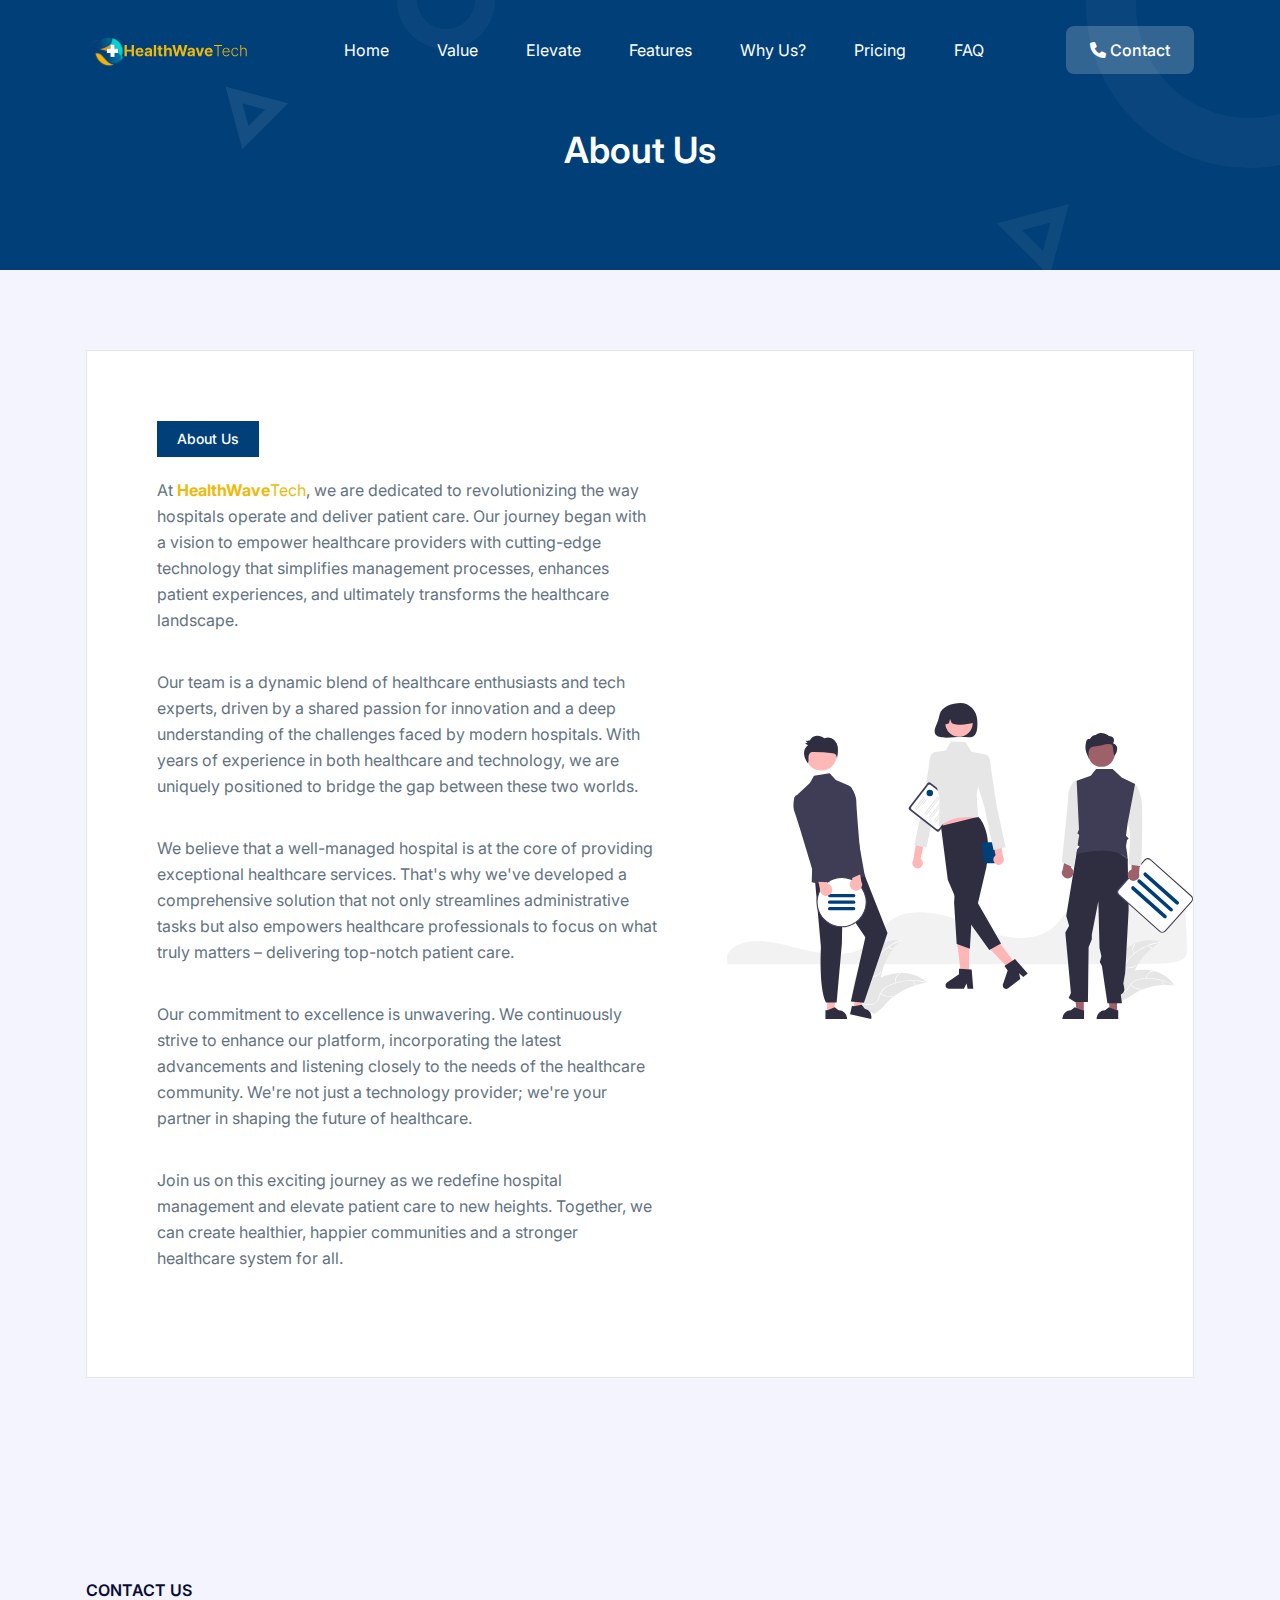
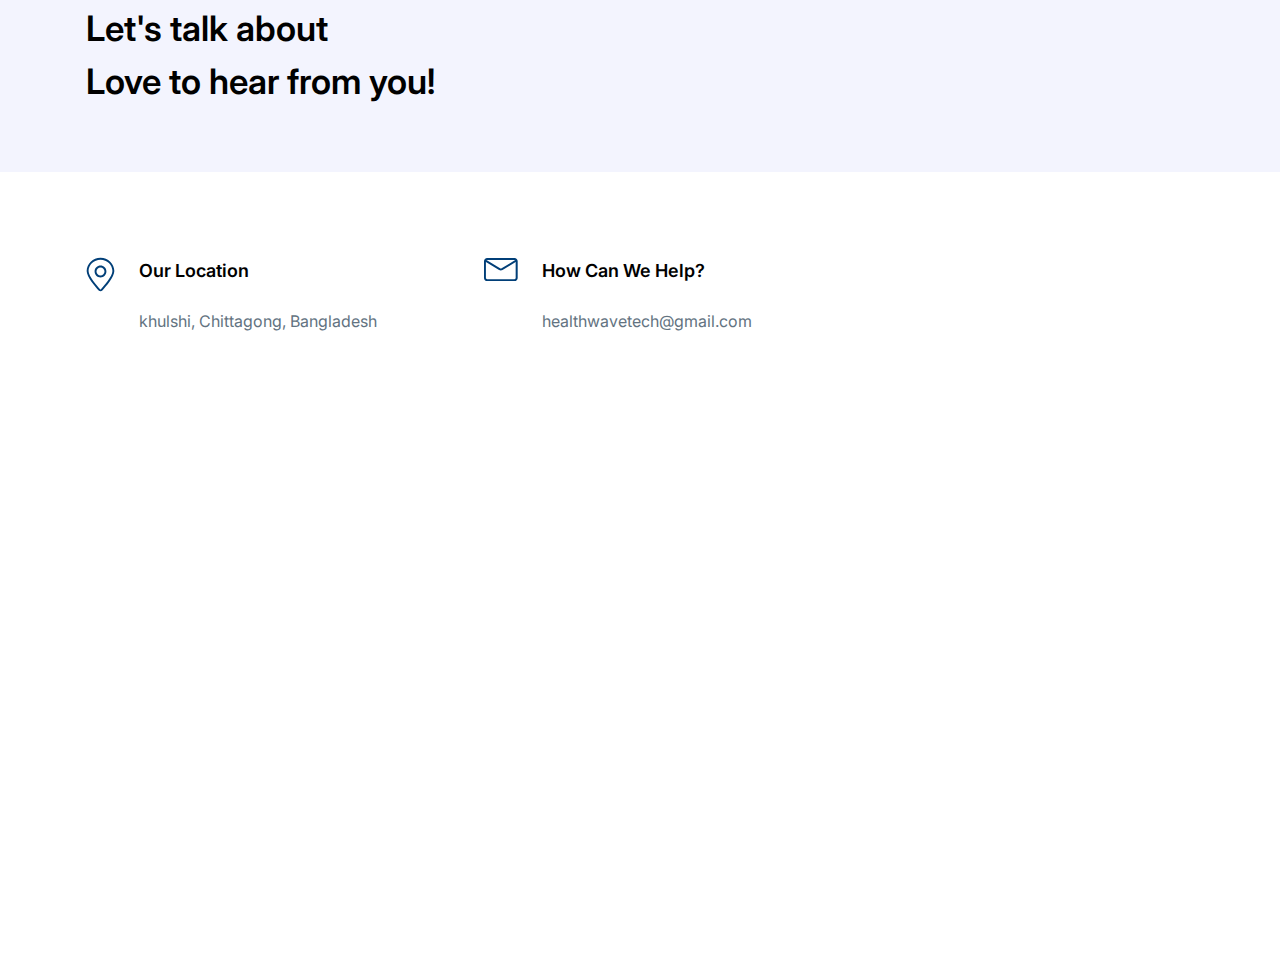
<file: about.html>
<!DOCTYPE html>
<html lang="en">

<head>
  <meta charset="UTF-8" />
  <meta http-equiv="X-UA-Compatible" content="IE=edge" />
  <meta name="viewport" content="width=device-width, initial-scale=1.0" />
  <title>
    HealthWaveTech | Navigating Healthcare's Future with HealthWaveTech
  </title>
  <meta name="description"
    content="Discover the power of HealthWaveTech's Hospital Management Software. Streamline operations, enhance patient care, and boost efficiency. Get started today.">
  <meta name="keywords" content="hospital management, healthcare software, patient care, medical records, hospital administration, Hospital Management Software,
    Healthcare Solutions, Hospital Administration, Patient Care Software, Medical Records Management, Healthcare Automation
    HealthTech Innovations, Hospital Software Solutions, Healthcare Efficiency, Medical Data Security">
  <meta name="author" content="HealthWaveTech">

  <link rel="shortcut icon" href="assets/images/icon.png" type="image/x-icon" />
  <link rel="stylesheet" href="https://cdnjs.cloudflare.com/ajax/libs/font-awesome/6.0.0-beta3/css/all.min.css">

  <link rel="stylesheet" href="assets/css/animate.css" />
  <link rel="stylesheet" href="assets/css/custom.css">
  <link rel="stylesheet" href="assets/css/tailwind.css" />

  <!-- ==== WOW JS ==== -->
  <script src="assets/js/wow.min.js"></script>
  <script>
    new WOW().init();
  </script>
</head>

<body>
  <!-- ====== Navbar Section Start -->
  <div class="ud-header absolute top-0 left-0 z-40 flex w-full items-center bg-transparent">
    <div class="container">
      <div class="relative -mx-4 flex items-center justify-between">
        <div class="w-60 max-w-full px-4">
          <a href="index.html" class="navbar-logo block w-full py-5">
            <img src="assets/images/logo/logo.svg" alt="logo" class="header-logo w-full" />
          </a>
        </div>
        <div class="flex w-full items-center justify-between px-4">
          <div>
            <button id="navbarToggler"
              class="absolute right-4 top-1/2 block -translate-y-1/2 rounded-lg px-3 py-[6px] ring-primary focus:ring-2 lg:hidden">
              <span class="relative my-[6px] block h-[2px] w-[30px] bg-white"></span>
              <span class="relative my-[6px] block h-[2px] w-[30px] bg-white"></span>
              <span class="relative my-[6px] block h-[2px] w-[30px] bg-white"></span>
            </button>
            <nav id="navbarCollapse"
              class="absolute right-4 top-full hidden w-full max-w-[250px] rounded-lg bg-white py-5 shadow-lg lg:static lg:block lg:w-full lg:max-w-full lg:bg-transparent lg:py-0 lg:px-4 lg:shadow-none xl:px-6">
              <ul class="blcok lg:flex">
                <li class="group relative">
                  <a href="index.html"
                    class="mx-8 flex py-2 text-base text-dark group-hover:text-primary lg:mr-0 lg:inline-flex lg:py-6 lg:px-0 lg:text-white lg:group-hover:text-white lg:group-hover:opacity-70">
                    Home
                  </a>
                </li>
                <li class="group relative">
                  <a href="index.html"
                    class="mx-8 flex py-2 text-base text-dark group-hover:text-primary lg:mr-0 lg:ml-7 lg:inline-flex lg:py-6 lg:px-0 lg:text-white lg:group-hover:text-white lg:group-hover:opacity-70 xl:ml-12">
                    Value
                  </a>
                </li>
                <li class="group relative">
                  <a href="index.html"
                    class="mx-8 flex py-2 text-base text-dark group-hover:text-primary lg:mr-0 lg:ml-7 lg:inline-flex lg:py-6 lg:px-0 lg:text-white lg:group-hover:text-white lg:group-hover:opacity-70 xl:ml-12">
                    Elevate
                  </a>
                </li>
                <li class="group relative">
                  <a href="index.html"
                    class="mx-8 flex py-2 text-base text-dark group-hover:text-primary lg:mr-0 lg:ml-7 lg:inline-flex lg:py-6 lg:px-0 lg:text-white lg:group-hover:text-white lg:group-hover:opacity-70 xl:ml-12">
                    Features
                  </a>
                </li>
                <li class="group relative">
                  <a href="index.html"
                    class="mx-8 flex py-2 text-base text-dark group-hover:text-primary lg:mr-0 lg:ml-7 lg:inline-flex lg:py-6 lg:px-0 lg:text-white lg:group-hover:text-white lg:group-hover:opacity-70 xl:ml-12">
                    Why Us?
                  </a>
                </li>
                <li class="group relative">
                  <a href="index.html"
                    class="mx-8 flex py-2 text-base text-dark group-hover:text-primary lg:mr-0 lg:ml-7 lg:inline-flex lg:py-6 lg:px-0 lg:text-white lg:group-hover:text-white lg:group-hover:opacity-70 xl:ml-12">
                    Pricing
                  </a>
                </li>
                <li class="group relative">
                  <a href="index.html"
                    class="mx-8 flex py-2 text-base text-dark group-hover:text-primary lg:mr-0 lg:ml-7 lg:inline-flex lg:py-6 lg:px-0 lg:text-white lg:group-hover:text-white lg:group-hover:opacity-70 xl:ml-12">
                    FAQ
                  </a>
                </li>

              </ul>
            </nav>
          </div>
          <div class="hidden justify-end pr-16 sm:flex lg:pr-0">

            <a href="#contact"
              class="signUpBtn rounded-lg bg-white bg-opacity-20 py-3 px-6 text-base font-medium text-white duration-300 ease-in-out hover:bg-opacity-100 hover:text-dark">
              <i class="fa-solid fa-phone"></i> Contact
            </a>
          </div>
        </div>
      </div>
    </div>
  </div>
  <!-- ====== Navbar Section End -->

  <!-- ====== Banner Section Start -->
  <div class="relative z-10 overflow-hidden bg-primary pt-[120px] pb-[100px] md:pt-[130px] lg:pt-[160px]">
    <div class="container">
      <div class="-mx-4 flex flex-wrap items-center">
        <div class="w-full px-4">
          <div class="text-center">
            <h1 class="text-4xl font-semibold text-white">About Us</h1>
          </div>
        </div>
      </div>
    </div>
    <div>
      <span class="absolute top-0 left-0 z-[-1]">
        <svg width="495" height="470" viewBox="0 0 495 470" fill="none" xmlns="http://www.w3.org/2000/svg">
          <circle cx="55" cy="442" r="138" stroke="white" stroke-opacity="0.04" stroke-width="50" />
          <circle cx="446" r="39" stroke="white" stroke-opacity="0.04" stroke-width="20" />
          <path d="M245.406 137.609L233.985 94.9852L276.609 106.406L245.406 137.609Z" stroke="white"
            stroke-opacity="0.08" stroke-width="12" />
        </svg>
      </span>
      <span class="absolute top-0 right-0 z-[-1]">
        <svg width="493" height="470" viewBox="0 0 493 470" fill="none" xmlns="http://www.w3.org/2000/svg">
          <circle cx="462" cy="5" r="138" stroke="white" stroke-opacity="0.04" stroke-width="50" />
          <circle cx="49" cy="470" r="39" stroke="white" stroke-opacity="0.04" stroke-width="20" />
          <path d="M222.393 226.701L272.808 213.192L259.299 263.607L222.393 226.701Z" stroke="white"
            stroke-opacity="0.06" stroke-width="13" />
        </svg>
      </span>
    </div>
  </div>
  <!-- ====== Banner Section End -->

  <!-- ====== About Section Start -->
  <section id="about" class="bg-[#f3f4fe] pt-20 pb-20 lg:pt-[120px] lg:pb-[120px]">
    <div class="container">
      <div class="wow fadeInUp bg-white" data-wow-delay=".2s">
        <div class="-mx-4 flex flex-wrap">
          <div class="w-full px-4">
            <div class="items-center justify-between overflow-hidden border lg:flex">
              <div
                class="w-full py-12 px-7 sm:px-12 md:p-16 lg:max-w-[565px] lg:py-9 lg:px-16 xl:max-w-[640px] xl:p-[70px]">
                <span class="mb-5 inline-block bg-primary py-2 px-5 text-sm font-medium text-white">
                  About Us
                </span>

                <p class="mb-9 text-base leading-relaxed text-body-color">
                  At <span class="font-bold icon-color">HealthWave</span><span
                    class="font-normal icon-color">Tech</span>,
                  we are dedicated to revolutionizing the way hospitals operate and deliver patient care. Our journey
                  began with a vision to empower healthcare providers with cutting-edge technology that simplifies
                  management processes, enhances patient experiences, and ultimately transforms the healthcare
                  landscape.


                </p>
                <p class="mb-9 text-base leading-relaxed text-body-color">
                  Our team is a dynamic blend of healthcare enthusiasts and tech experts, driven by a shared passion for
                  innovation and a deep understanding of the challenges faced by modern hospitals. With years of
                  experience in both healthcare and technology, we are uniquely positioned to bridge the gap between
                  these two worlds.


                </p>
                <p class="mb-9 text-base leading-relaxed text-body-color">
                  We believe that a well-managed hospital is at the core of providing exceptional healthcare services.
                  That's why we've developed a comprehensive solution that not only streamlines administrative tasks but
                  also empowers healthcare professionals to focus on what truly matters – delivering top-notch patient
                  care.
                </p>
                <p class="mb-9 text-base leading-relaxed text-body-color">
                  Our commitment to excellence is unwavering. We continuously strive to enhance our platform,
                  incorporating the latest advancements and listening closely to the needs of the healthcare community.
                  We're not just a technology provider; we're your partner in shaping the future of healthcare.
                </p>
                <p class="mb-9 text-base leading-relaxed text-body-color">
                  Join us on this exciting journey as we redefine hospital management and elevate patient care to new
                  heights. Together, we can create healthier, happier communities and a stronger healthcare system for
                  all.


                </p>
                <!-- <a
                      href="#contact"
                      class="inline-flex items-center justify-center rounded bg-primary py-4 px-6 text-base font-medium text-white transition duration-300 ease-in-out hover:bg-opacity-90 hover:shadow-lg"
                    >
                      Contact Us
                    </a> -->
              </div>
              <div class="text-center">
                <div class="relative z-10 inline-block">
                  <img src="assets/images/about/undraw_team_spirit_re_yl1v.svg" alt="image"
                    class="mx-auto lg:ml-auto" />
                </div>
              </div>
            </div>
          </div>
        </div>
      </div>
    </div>
  </section>
  <!-- ====== About Section End -->


  <!-- ====== Contact Start ====== -->
  <section id="contact" class="relative py-20 md:py-[120px]">
    <div class="absolute top-0 left-0 z-[-1] h-1/2 w-full bg-[#f3f4fe] lg:h-[45%] xl:h-1/2"></div>
    <div class="container px-4">
      <div class="-mx-4 flex flex-wrap items-center">
        <div class="w-full px-4 lg:w-7/12 xl:w-8/12">
          <div class="ud-contact-content-wrapper">
            <div class="ud-contact-title mb-12 lg:mb-[150px]">
              <span class="mb-5 text-base font-semibold text-dark">
                CONTACT US
              </span>
              <h2 class="text-[35px] font-semibold">
                Let's talk about <br />
                Love to hear from you!
              </h2>
            </div>
            <div class="mb-12 flex flex-wrap justify-between lg:mb-0">
              <div class="mb-8 flex w-[330px] max-w-full">
                <div class="mr-6 text-[32px] text-primary">
                  <svg width="29" height="35" viewBox="0 0 29 35" class="fill-current">
                    <path
                      d="M14.5 0.710938C6.89844 0.710938 0.664062 6.72656 0.664062 14.0547C0.664062 19.9062 9.03125 29.5859 12.6406 33.5234C13.1328 34.0703 13.7891 34.3437 14.5 34.3437C15.2109 34.3437 15.8672 34.0703 16.3594 33.5234C19.9688 29.6406 28.3359 19.9062 28.3359 14.0547C28.3359 6.67188 22.1016 0.710938 14.5 0.710938ZM14.9375 32.2109C14.6641 32.4844 14.2812 32.4844 14.0625 32.2109C11.3828 29.3125 2.57812 19.3594 2.57812 14.0547C2.57812 7.71094 7.9375 2.625 14.5 2.625C21.0625 2.625 26.4219 7.76562 26.4219 14.0547C26.4219 19.3594 17.6172 29.2578 14.9375 32.2109Z" />
                    <path
                      d="M14.5 8.58594C11.2734 8.58594 8.59375 11.2109 8.59375 14.4922C8.59375 17.7188 11.2187 20.3984 14.5 20.3984C17.7812 20.3984 20.4062 17.7734 20.4062 14.4922C20.4062 11.2109 17.7266 8.58594 14.5 8.58594ZM14.5 18.4297C12.3125 18.4297 10.5078 16.625 10.5078 14.4375C10.5078 12.25 12.3125 10.4453 14.5 10.4453C16.6875 10.4453 18.4922 12.25 18.4922 14.4375C18.4922 16.625 16.6875 18.4297 14.5 18.4297Z" />
                  </svg>
                </div>
                <div>
                  <h5 class="mb-6 text-lg font-semibold">Our Location</h5>
                  <p class="text-base text-body-color">
                    khulshi, Chittagong, Bangladesh </p>
                  </p>
                </div>
              </div>
              <div class="mb-8 flex w-[330px] max-w-full">
                <div class="mr-6 text-[32px] text-primary">
                  <svg width="34" height="25" viewBox="0 0 34 25" class="fill-current">
                    <path
                      d="M30.5156 0.960938H3.17188C1.42188 0.960938 0 2.38281 0 4.13281V20.9219C0 22.6719 1.42188 24.0938 3.17188 24.0938H30.5156C32.2656 24.0938 33.6875 22.6719 33.6875 20.9219V4.13281C33.6875 2.38281 32.2656 0.960938 30.5156 0.960938ZM30.5156 2.875C30.7891 2.875 31.0078 2.92969 31.2266 3.09375L17.6094 11.3516C17.1172 11.625 16.5703 11.625 16.0781 11.3516L2.46094 3.09375C2.67969 2.98438 2.89844 2.875 3.17188 2.875H30.5156ZM30.5156 22.125H3.17188C2.51562 22.125 1.91406 21.5781 1.91406 20.8672V5.00781L15.0391 12.9922C15.5859 13.3203 16.1875 13.4844 16.7891 13.4844C17.3906 13.4844 17.9922 13.3203 18.5391 12.9922L31.6641 5.00781V20.8672C31.7734 21.5781 31.1719 22.125 30.5156 22.125Z" />
                  </svg>
                </div>
                <div>
                  <h5 class="mb-6 text-lg font-semibold">How Can We Help?</h5>
                  <p class="text-base text-body-color">healthwavetech@gmail.com</p>

                </div>
              </div>
            </div>
          </div>
        </div>
        <div class="w-full px-4 lg:w-5/12 xl:w-4/12">
          <div
            class="wow fadeInUp rounded-lg bg-white py-10 px-8 shadow-testimonial sm:py-12 sm:px-10 md:p-[60px] lg:p-10 lg:py-12 lg:px-10 2xl:p-[60px]"
            data-wow-delay=".2s">
            <h3 class="mb-8 text-2xl font-semibold md:text-[26px]">
              Contact Us
            </h3>
            <div class="mb-6">
              <a style="font-size: large;" href="https://wa.me/your_whatsapp_number"
                class="block text-xs text-dark hover:underline" target="_blank" rel="noopener noreferrer">
                <i class="fab fa-whatsapp" style="color: #013f78;"></i>
                WhatsApp
              </a>
            </div>
            <div class="mb-6">
              <a style="font-size: large;" href="https://www.linkedin.com/in/your_linkedin_profile"
                class="block text-xs text-dark hover:underline" target="_blank" rel="noopener noreferrer">
                <i class="fa-brands fa-linkedin" style="color: #013f78;"></i>
                LinkedIn
              </a>
            </div>
            <div class="mb-6">
              <a style="font-size: large;" href="mailto:your.email@gmail.com"
                class="block text-xs text-dark hover:underline" target="_blank" rel="noopener noreferrer">
                <i class="far fa-envelope" style="color: #013f78;"></i>
                Email
              </a>
            </div>
            <div class="mb-6">
              <a style="font-size: large; display: flex; align-items: flex-end;"
                href="https://twitter.com/your_twitter_handle" class="block text-xs text-dark hover:underline"
                target="_blank" rel="noopener noreferrer">
                <svg xmlns="http://www.w3.org/2000/svg" height="1em" viewBox="0 0 512 512"
                  style="fill: #013f78;"><!--! Font Awesome Free 6.4.2 by @fontawesome - https://fontawesome.com License - https://fontawesome.com/license (Commercial License) Copyright 2023 Fonticons, Inc. -->
                  <path
                    d="M389.2 48h70.6L305.6 224.2 487 464H345L233.7 318.6 106.5 464H35.8L200.7 275.5 26.8 48H172.4L272.9 180.9 389.2 48zM364.4 421.8h39.1L151.1 88h-42L364.4 421.8z" />
                </svg> <span style="margin-left: 5px;">X</span>
              </a>
            </div>


          </div>
        </div>

      </div>
    </div>
  </section>
  <!-- ====== Contact End ====== -->

  <!-- ====== Footer Section Start -->
  <footer class="wow fadeInUp relative z-10 bg-black pt-20 lg:pt-[120px]" data-wow-delay=".15s">
    <div class="container">
      <div class="-mx-4 flex flex-wrap">
        <div class="w-full px-4 sm:w-1/2 md:w-1/2 lg:w-4/12 xl:w-3/12">
          <div class="mb-10 w-full">
            <a href="javascript:void(0)" class="mb-6 inline-block max-w-[160px]">
              <img src="assets/images/logo/logo-white.svg" alt="logo" class="max-w-full" />
            </a>
            <p class="mb-7 text-base text-[#f3f4fe]">
              Navigating Healthcare's Future with HealthWaveTech
            </p>
            <div class="-mx-3 flex items-center">
              <a href="https://wa.me/8801791722147" target="_blank" class="px-3 text-[#dddddd] hover:text-white">
                <svg xmlns="http://www.w3.org/2000/svg" height="1em" viewBox="0 0 448 512"
                  style="fill: #ffffff;"><!--! Font Awesome Free 6.4.2 by @fontawesome - https://fontawesome.com License - https://fontawesome.com/license (Commercial License) Copyright 2023 Fonticons, Inc. -->
                  <path
                    d="M380.9 97.1C339 55.1 283.2 32 223.9 32c-122.4 0-222 99.6-222 222 0 39.1 10.2 77.3 29.6 111L0 480l117.7-30.9c32.4 17.7 68.9 27 106.1 27h.1c122.3 0 224.1-99.6 224.1-222 0-59.3-25.2-115-67.1-157zm-157 341.6c-33.2 0-65.7-8.9-94-25.7l-6.7-4-69.8 18.3L72 359.2l-4.4-7c-18.5-29.4-28.2-63.3-28.2-98.2 0-101.7 82.8-184.5 184.6-184.5 49.3 0 95.6 19.2 130.4 54.1 34.8 34.9 56.2 81.2 56.1 130.5 0 101.8-84.9 184.6-186.6 184.6zm101.2-138.2c-5.5-2.8-32.8-16.2-37.9-18-5.1-1.9-8.8-2.8-12.5 2.8-3.7 5.6-14.3 18-17.6 21.8-3.2 3.7-6.5 4.2-12 1.4-32.6-16.3-54-29.1-75.5-66-5.7-9.8 5.7-9.1 16.3-30.3 1.8-3.7.9-6.9-.5-9.7-1.4-2.8-12.5-30.1-17.1-41.2-4.5-10.8-9.1-9.3-12.5-9.5-3.2-.2-6.9-.2-10.6-.2-3.7 0-9.7 1.4-14.8 6.9-5.1 5.6-19.4 19-19.4 46.3 0 27.3 19.9 53.7 22.6 57.4 2.8 3.7 39.1 59.7 94.8 83.8 35.2 15.2 49 16.5 66.6 13.9 10.7-1.6 32.8-13.4 37.4-26.4 4.6-13 4.6-24.1 3.2-26.4-1.3-2.5-5-3.9-10.5-6.6z" />
                </svg>
              </a>
              <a href="https://www.linkedin.com/in/h-rafi/" target="_blank"
                class="px-3 text-[#dddddd] hover:text-white">
                <svg xmlns="http://www.w3.org/2000/svg" height="1em" viewBox="0 0 448 512"
                  style="fill: #ffffff;"><!--! Font Awesome Free 6.4.2 by @fontawesome - https://fontawesome.com License - https://fontawesome.com/license (Commercial License) Copyright 2023 Fonticons, Inc. -->
                  <path
                    d="M416 32H31.9C14.3 32 0 46.5 0 64.3v383.4C0 465.5 14.3 480 31.9 480H416c17.6 0 32-14.5 32-32.3V64.3c0-17.8-14.4-32.3-32-32.3zM135.4 416H69V202.2h66.5V416zm-33.2-243c-21.3 0-38.5-17.3-38.5-38.5S80.9 96 102.2 96c21.2 0 38.5 17.3 38.5 38.5 0 21.3-17.2 38.5-38.5 38.5zm282.1 243h-66.4V312c0-24.8-.5-56.7-34.5-56.7-34.6 0-39.9 27-39.9 54.9V416h-66.4V202.2h63.7v29.2h.9c8.9-16.8 30.6-34.5 62.9-34.5 67.2 0 79.7 44.3 79.7 101.9V416z" />
                </svg>
              </a>
              <a href="mailto:healthwavetech@gmail.com" target="_blank" class="px-3 text-[#dddddd] hover:text-white">
                <svg xmlns="http://www.w3.org/2000/svg" height="1em" viewBox="0 0 512 512"
                  style="fill: #ffffff;"><!--! Font Awesome Free 6.4.2 by @fontawesome - https://fontawesome.com License - https://fontawesome.com/license (Commercial License) Copyright 2023 Fonticons, Inc. -->
                  <path
                    d="M64 112c-8.8 0-16 7.2-16 16v22.1L220.5 291.7c20.7 17 50.4 17 71.1 0L464 150.1V128c0-8.8-7.2-16-16-16H64zM48 212.2V384c0 8.8 7.2 16 16 16H448c8.8 0 16-7.2 16-16V212.2L322 328.8c-38.4 31.5-93.7 31.5-132 0L48 212.2zM0 128C0 92.7 28.7 64 64 64H448c35.3 0 64 28.7 64 64V384c0 35.3-28.7 64-64 64H64c-35.3 0-64-28.7-64-64V128z" />
                </svg>
              </a>
              <a href="https://twitter.com/h__rafi" target="_blank" class="px-3 text-[#dddddd] hover:text-white">

                <svg xmlns="http://www.w3.org/2000/svg" height="1em" viewBox="0 0 512 512"
                  style="fill: #ffffff;"><!--! Font Awesome Free 6.4.2 by @fontawesome - https://fontawesome.com License - https://fontawesome.com/license (Commercial License) Copyright 2023 Fonticons, Inc. -->
                  <path
                    d="M389.2 48h70.6L305.6 224.2 487 464H345L233.7 318.6 106.5 464H35.8L200.7 275.5 26.8 48H172.4L272.9 180.9 389.2 48zM364.4 421.8h39.1L151.1 88h-42L364.4 421.8z" />
                </svg>
              </a>
            </div>
          </div>
        </div>
        <div class="w-full px-4 sm:w-1/2 md:w-1/2 lg:w-2/12 xl:w-2/12">
          <div class="mb-10 w-full">
            <h4 class="mb-9 text-lg font-semibold text-white"></h4>
            <ul>
              <li>
                <a href="index.html"
                  class="mb-2 inline-block text-base leading-loose text-[#f3f4fe] hover:text-primary">
                  Home
                </a>
              </li>
              <li>
                <a href="index.html"
                  class="mb-2 inline-block text-base leading-loose text-[#f3f4fe] hover:text-primary">
                  Value
                </a>
              </li>
              <li>
                <a href="index.html"
                  class="mb-2 inline-block text-base leading-loose text-[#f3f4fe] hover:text-primary">
                  Elevate
                </a>
              </li>
              <li>
                <a href="index.html"
                  class="mb-2 inline-block text-base leading-loose text-[#f3f4fe] hover:text-primary">
                  Features
                </a>
              </li>
            </ul>
          </div>
        </div>
        <div class="w-full px-4 sm:w-1/2 md:w-1/2 lg:w-3/12 xl:w-2/12">
          <div class="mb-10 w-full">
            <h4 class="mb-9 text-lg font-semibold text-white"></h4>
            <ul>
              <li>
                <a href="index.html"
                  class="mb-2 inline-block text-base leading-loose text-[#f3f4fe] hover:text-primary">
                  Why Us?
                </a>
              </li>
              <li>
                <a href="index.html"
                  class="mb-2 inline-block text-base leading-loose text-[#f3f4fe] hover:text-primary">
                  Pricing
                </a>
              </li>
              <li>
                <a href="index.html"
                  class="mb-2 inline-block text-base leading-loose text-[#f3f4fe] hover:text-primary">
                  FAQ
                </a>
              </li>
              <li>
                <a href="refund.html"
                  class="mb-2 inline-block text-base leading-loose text-[#f3f4fe] hover:text-primary">
                  Refund policy
                </a>
              </li>
            </ul>
          </div>
        </div>
        <!-- <div class="w-full px-4 sm:w-1/2 md:w-1/2 lg:w-3/12 xl:w-2/12">
          <div class="mb-10 w-full">
            <h4 class="mb-9 text-lg font-semibold text-white">
              Our Products
            </h4>
            <ul>
              <li>
                <a href="javascript:void(0)"
                  class="mb-2 inline-block text-base leading-loose text-[#f3f4fe] hover:text-primary">
                  LineIcons
                </a>
              </li>
              <li>
                <a href="javascript:void(0)"
                  class="mb-2 inline-block text-base leading-loose text-[#f3f4fe] hover:text-primary">
                  Ecommerce HTML
                </a>
              </li>
              <li>
                <a href="javascript:void(0)"
                  class="mb-2 inline-block text-base leading-loose text-[#f3f4fe] hover:text-primary">
                  Ayro UI
                </a>
              </li>
              <li>
                <a href="javascript:void(0)"
                  class="mb-2 inline-block text-base leading-loose text-[#f3f4fe] hover:text-primary">
                  PlainAdmin
                </a>
              </li>
            </ul>
          </div>
        </div> -->
        <!-- <div class="w-full px-4 md:w-2/3 lg:w-6/12 xl:w-3/12">
          <div class="mb-10 w-full">
            <h4 class="mb-9 text-lg font-semibold text-white">Partners</h4>
            <ul class="flex flex-wrap items-center">
              <li>
                <a href="https://tailgrids.com" rel="nofollow noopner" target="_blank"
                  class="mb-6 mr-5 block max-w-[120px] xl:max-w-[100px] 2xl:max-w-[120px]">
                  <img src="assets/images/footer/brands/tailgrids.svg" alt="tailgrids" />
                </a>
              </li>
              <li>
                <a href="https://ayroui.com" rel="nofollow noopner" target="_blank"
                  class="mb-6 mr-5 block max-w-[120px] xl:max-w-[100px] 2xl:max-w-[120px]">
                  <img src="assets/images/footer/brands/ayroui.svg" alt="ayroui" />
                </a>
              </li>
              <li>
                <a href="https://ecommercehtml.com" rel="nofollow noopner" target="_blank"
                  class="mb-6 mr-5 block max-w-[120px] xl:max-w-[100px] 2xl:max-w-[120px]">
                  <img src="assets/images/footer/brands/ecommerce-html.svg" alt="ecommerce-html" />
                </a>
              </li>
              <li>
                <a href="https://graygrids.com" rel="nofollow noopner" target="_blank"
                  class="mb-6 mr-5 block max-w-[120px] xl:max-w-[100px] 2xl:max-w-[120px]">
                  <img src="assets/images/footer/brands/graygrids.svg" alt="graygrids" />
                </a>
              </li>
              <li>
                <a href="https://lineicons.com" rel="nofollow noopner" target="_blank"
                  class="mb-6 mr-5 block max-w-[120px] xl:max-w-[100px] 2xl:max-w-[120px]">
                  <img src="assets/images/footer/brands/lineicons.svg" alt="lineicons" />
                </a>
              </li>
              <li>
                <a href="https://uideck.com" rel="nofollow noopner" target="_blank"
                  class="mb-6 mr-5 block max-w-[120px] xl:max-w-[100px] 2xl:max-w-[120px]">
                  <img src="assets/images/footer/brands/uideck.svg" alt="uideck" />
                </a>
              </li>
            </ul>
          </div>
        </div> -->
      </div>
    </div>

    <div class="mt-12 border-t border-opacity-40 py-8 lg:mt-[60px]">
      <div class="container">
        <div class="-mx-4 flex flex-wrap">
          <div class="w-full px-4 md:w-2/3 lg:w-1/2">
            <div class="my-1">
              <div class="-mx-3 flex items-center justify-center md:justify-start">
                <a href="privacy.html" class="px-3 text-base text-[#f3f4fe] hover:text-primary">
                  Privacy policy
                </a>
                <a href="legal-notice.html" class="px-3 text-base text-[#f3f4fe] hover:text-primary">
                  Legal notice
                </a>
                <a href="terms-condition.html" class="px-3 text-base text-[#f3f4fe] hover:text-primary">
                  Terms of service
                </a>
                <a href="about.html" class="px-3 text-base text-[#f3f4fe] hover:text-primary">
                  About Us
                </a>
              </div>
            </div>
          </div>
          <!-- <div class="w-full px-4 md:w-1/3 lg:w-1/2">
            <div class="my-1 flex justify-center md:justify-end">
              <p class="text-base text-[#f3f4fe]">
                Designed and Developed by
                <a href="https://tailgrids.com" rel="nofollow noopner" target="_blank"
                  class="text-primary hover:underline">
                  TailGrids and UIdeck
                </a>
              </p>
            </div>
          </div> -->
          <div class="w-full px-4 md:w-1/3 lg:w-1/2">
            <div class="my-1 flex justify-center md:justify-end">
              <p class="text-base text-[#f3f4fe]">
                Copyright © 2023
                <a href="#" onclick="return false;" rel="nofollow noopner" target="_blank"
                  class="text-primary hover:underline">
                  <span class="font-bold icon-color">HealthWave</span><span class="font-normal icon-color">Tech</span>
                </a>
              </p>
            </div>
          </div>
        </div>
      </div>
    </div>

    <div>
      <span class="absolute left-0 top-0 z-[-1]">
        <img src="assets/images/footer/shape-1.svg" alt="" />
      </span>

      <span class="absolute bottom-0 right-0 z-[-1]">
        <img src="assets/images/footer/shape-3.svg" alt="" />
      </span>

      <span class="absolute top-0 right-0 z-[-1]">
        <svg width="102" height="102" viewBox="0 0 102 102" fill="none" xmlns="http://www.w3.org/2000/svg">
          <path
            d="M1.8667 33.1956C2.89765 33.1956 3.7334 34.0318 3.7334 35.0633C3.7334 36.0947 2.89765 36.9309 1.8667 36.9309C0.835744 36.9309 4.50645e-08 36.0947 0 35.0633C-4.50645e-08 34.0318 0.835744 33.1956 1.8667 33.1956Z"
            fill="white" fill-opacity="0.08"></path>
          <path
            d="M18.2939 33.1956C19.3249 33.1956 20.1606 34.0318 20.1606 35.0633C20.1606 36.0947 19.3249 36.9309 18.2939 36.9309C17.263 36.9309 16.4272 36.0947 16.4272 35.0633C16.4272 34.0318 17.263 33.1956 18.2939 33.1956Z"
            fill="white" fill-opacity="0.08"></path>
          <path
            d="M34.7209 33.195C35.7519 33.195 36.5876 34.0311 36.5876 35.0626C36.5876 36.0941 35.7519 36.9303 34.7209 36.9303C33.69 36.9303 32.8542 36.0941 32.8542 35.0626C32.8542 34.0311 33.69 33.195 34.7209 33.195Z"
            fill="white" fill-opacity="0.08"></path>
          <path
            d="M50.9341 33.195C51.965 33.195 52.8008 34.0311 52.8008 35.0626C52.8008 36.0941 51.965 36.9303 50.9341 36.9303C49.9031 36.9303 49.0674 36.0941 49.0674 35.0626C49.0674 34.0311 49.9031 33.195 50.9341 33.195Z"
            fill="white" fill-opacity="0.08"></path>
          <path
            d="M1.8667 16.7605C2.89765 16.7605 3.7334 17.5966 3.7334 18.6281C3.7334 19.6596 2.89765 20.4957 1.8667 20.4957C0.835744 20.4957 4.50645e-08 19.6596 0 18.6281C-4.50645e-08 17.5966 0.835744 16.7605 1.8667 16.7605Z"
            fill="white" fill-opacity="0.08"></path>
          <path
            d="M18.2939 16.7605C19.3249 16.7605 20.1606 17.5966 20.1606 18.6281C20.1606 19.6596 19.3249 20.4957 18.2939 20.4957C17.263 20.4957 16.4272 19.6596 16.4272 18.6281C16.4272 17.5966 17.263 16.7605 18.2939 16.7605Z"
            fill="white" fill-opacity="0.08"></path>
          <path
            d="M34.7209 16.7605C35.7519 16.7605 36.5876 17.5966 36.5876 18.6281C36.5876 19.6596 35.7519 20.4957 34.7209 20.4957C33.69 20.4957 32.8542 19.6596 32.8542 18.6281C32.8542 17.5966 33.69 16.7605 34.7209 16.7605Z"
            fill="white" fill-opacity="0.08"></path>
          <path
            d="M50.9341 16.7605C51.965 16.7605 52.8008 17.5966 52.8008 18.6281C52.8008 19.6596 51.965 20.4957 50.9341 20.4957C49.9031 20.4957 49.0674 19.6596 49.0674 18.6281C49.0674 17.5966 49.9031 16.7605 50.9341 16.7605Z"
            fill="white" fill-opacity="0.08"></path>
          <path
            d="M1.8667 0.324951C2.89765 0.324951 3.7334 1.16115 3.7334 2.19261C3.7334 3.22408 2.89765 4.06024 1.8667 4.06024C0.835744 4.06024 4.50645e-08 3.22408 0 2.19261C-4.50645e-08 1.16115 0.835744 0.324951 1.8667 0.324951Z"
            fill="white" fill-opacity="0.08"></path>
          <path
            d="M18.2939 0.324951C19.3249 0.324951 20.1606 1.16115 20.1606 2.19261C20.1606 3.22408 19.3249 4.06024 18.2939 4.06024C17.263 4.06024 16.4272 3.22408 16.4272 2.19261C16.4272 1.16115 17.263 0.324951 18.2939 0.324951Z"
            fill="white" fill-opacity="0.08"></path>
          <path
            d="M34.7209 0.325302C35.7519 0.325302 36.5876 1.16147 36.5876 2.19293C36.5876 3.2244 35.7519 4.06056 34.7209 4.06056C33.69 4.06056 32.8542 3.2244 32.8542 2.19293C32.8542 1.16147 33.69 0.325302 34.7209 0.325302Z"
            fill="white" fill-opacity="0.08"></path>
          <path
            d="M50.9341 0.325302C51.965 0.325302 52.8008 1.16147 52.8008 2.19293C52.8008 3.2244 51.965 4.06056 50.9341 4.06056C49.9031 4.06056 49.0674 3.2244 49.0674 2.19293C49.0674 1.16147 49.9031 0.325302 50.9341 0.325302Z"
            fill="white" fill-opacity="0.08"></path>
          <path
            d="M66.9037 33.1956C67.9346 33.1956 68.7704 34.0318 68.7704 35.0633C68.7704 36.0947 67.9346 36.9309 66.9037 36.9309C65.8727 36.9309 65.037 36.0947 65.037 35.0633C65.037 34.0318 65.8727 33.1956 66.9037 33.1956Z"
            fill="white" fill-opacity="0.08"></path>
          <path
            d="M83.3307 33.1956C84.3616 33.1956 85.1974 34.0318 85.1974 35.0633C85.1974 36.0947 84.3616 36.9309 83.3307 36.9309C82.2997 36.9309 81.464 36.0947 81.464 35.0633C81.464 34.0318 82.2997 33.1956 83.3307 33.1956Z"
            fill="white" fill-opacity="0.08"></path>
          <path
            d="M99.7576 33.1956C100.789 33.1956 101.624 34.0318 101.624 35.0633C101.624 36.0947 100.789 36.9309 99.7576 36.9309C98.7266 36.9309 97.8909 36.0947 97.8909 35.0633C97.8909 34.0318 98.7266 33.1956 99.7576 33.1956Z"
            fill="white" fill-opacity="0.08"></path>
          <path
            d="M66.9037 16.7605C67.9346 16.7605 68.7704 17.5966 68.7704 18.6281C68.7704 19.6596 67.9346 20.4957 66.9037 20.4957C65.8727 20.4957 65.037 19.6596 65.037 18.6281C65.037 17.5966 65.8727 16.7605 66.9037 16.7605Z"
            fill="white" fill-opacity="0.08"></path>
          <path
            d="M83.3307 16.7605C84.3616 16.7605 85.1974 17.5966 85.1974 18.6281C85.1974 19.6596 84.3616 20.4957 83.3307 20.4957C82.2997 20.4957 81.464 19.6596 81.464 18.6281C81.464 17.5966 82.2997 16.7605 83.3307 16.7605Z"
            fill="white" fill-opacity="0.08"></path>
          <path
            d="M99.7576 16.7605C100.789 16.7605 101.624 17.5966 101.624 18.6281C101.624 19.6596 100.789 20.4957 99.7576 20.4957C98.7266 20.4957 97.8909 19.6596 97.8909 18.6281C97.8909 17.5966 98.7266 16.7605 99.7576 16.7605Z"
            fill="white" fill-opacity="0.08"></path>
          <path
            d="M66.9037 0.324966C67.9346 0.324966 68.7704 1.16115 68.7704 2.19261C68.7704 3.22408 67.9346 4.06024 66.9037 4.06024C65.8727 4.06024 65.037 3.22408 65.037 2.19261C65.037 1.16115 65.8727 0.324966 66.9037 0.324966Z"
            fill="white" fill-opacity="0.08"></path>
          <path
            d="M83.3307 0.324951C84.3616 0.324951 85.1974 1.16115 85.1974 2.19261C85.1974 3.22408 84.3616 4.06024 83.3307 4.06024C82.2997 4.06024 81.464 3.22408 81.464 2.19261C81.464 1.16115 82.2997 0.324951 83.3307 0.324951Z"
            fill="white" fill-opacity="0.08"></path>
          <path
            d="M99.7576 0.324951C100.789 0.324951 101.624 1.16115 101.624 2.19261C101.624 3.22408 100.789 4.06024 99.7576 4.06024C98.7266 4.06024 97.8909 3.22408 97.8909 2.19261C97.8909 1.16115 98.7266 0.324951 99.7576 0.324951Z"
            fill="white" fill-opacity="0.08"></path>
          <path
            d="M1.8667 82.2029C2.89765 82.2029 3.7334 83.039 3.7334 84.0705C3.7334 85.102 2.89765 85.9382 1.8667 85.9382C0.835744 85.9382 4.50645e-08 85.102 0 84.0705C-4.50645e-08 83.039 0.835744 82.2029 1.8667 82.2029Z"
            fill="white" fill-opacity="0.08"></path>
          <path
            d="M18.2939 82.2029C19.3249 82.2029 20.1606 83.039 20.1606 84.0705C20.1606 85.102 19.3249 85.9382 18.2939 85.9382C17.263 85.9382 16.4272 85.102 16.4272 84.0705C16.4272 83.039 17.263 82.2029 18.2939 82.2029Z"
            fill="white" fill-opacity="0.08"></path>
          <path
            d="M34.7209 82.2026C35.7519 82.2026 36.5876 83.0387 36.5876 84.0702C36.5876 85.1017 35.7519 85.9378 34.7209 85.9378C33.69 85.9378 32.8542 85.1017 32.8542 84.0702C32.8542 83.0387 33.69 82.2026 34.7209 82.2026Z"
            fill="white" fill-opacity="0.08"></path>
          <path
            d="M50.9341 82.2026C51.965 82.2026 52.8008 83.0387 52.8008 84.0702C52.8008 85.1017 51.965 85.9378 50.9341 85.9378C49.9031 85.9378 49.0674 85.1017 49.0674 84.0702C49.0674 83.0387 49.9031 82.2026 50.9341 82.2026Z"
            fill="white" fill-opacity="0.08"></path>
          <path
            d="M1.8667 65.7677C2.89765 65.7677 3.7334 66.6039 3.7334 67.6353C3.7334 68.6668 2.89765 69.503 1.8667 69.503C0.835744 69.503 4.50645e-08 68.6668 0 67.6353C-4.50645e-08 66.6039 0.835744 65.7677 1.8667 65.7677Z"
            fill="white" fill-opacity="0.08"></path>
          <path
            d="M18.2939 65.7677C19.3249 65.7677 20.1606 66.6039 20.1606 67.6353C20.1606 68.6668 19.3249 69.503 18.2939 69.503C17.263 69.503 16.4272 68.6668 16.4272 67.6353C16.4272 66.6039 17.263 65.7677 18.2939 65.7677Z"
            fill="white" fill-opacity="0.08"></path>
          <path
            d="M34.7209 65.7674C35.7519 65.7674 36.5876 66.6036 36.5876 67.635C36.5876 68.6665 35.7519 69.5027 34.7209 69.5027C33.69 69.5027 32.8542 68.6665 32.8542 67.635C32.8542 66.6036 33.69 65.7674 34.7209 65.7674Z"
            fill="white" fill-opacity="0.08"></path>
          <path
            d="M50.9341 65.7674C51.965 65.7674 52.8008 66.6036 52.8008 67.635C52.8008 68.6665 51.965 69.5027 50.9341 69.5027C49.9031 69.5027 49.0674 68.6665 49.0674 67.635C49.0674 66.6036 49.9031 65.7674 50.9341 65.7674Z"
            fill="white" fill-opacity="0.08"></path>
          <path
            d="M1.8667 98.2644C2.89765 98.2644 3.7334 99.1005 3.7334 100.132C3.7334 101.163 2.89765 102 1.8667 102C0.835744 102 4.50645e-08 101.163 0 100.132C-4.50645e-08 99.1005 0.835744 98.2644 1.8667 98.2644Z"
            fill="white" fill-opacity="0.08"></path>
          <path
            d="M1.8667 49.3322C2.89765 49.3322 3.7334 50.1684 3.7334 51.1998C3.7334 52.2313 2.89765 53.0675 1.8667 53.0675C0.835744 53.0675 4.50645e-08 52.2313 0 51.1998C-4.50645e-08 50.1684 0.835744 49.3322 1.8667 49.3322Z"
            fill="white" fill-opacity="0.08"></path>
          <path
            d="M18.2939 98.2644C19.3249 98.2644 20.1606 99.1005 20.1606 100.132C20.1606 101.163 19.3249 102 18.2939 102C17.263 102 16.4272 101.163 16.4272 100.132C16.4272 99.1005 17.263 98.2644 18.2939 98.2644Z"
            fill="white" fill-opacity="0.08"></path>
          <path
            d="M18.2939 49.3322C19.3249 49.3322 20.1606 50.1684 20.1606 51.1998C20.1606 52.2313 19.3249 53.0675 18.2939 53.0675C17.263 53.0675 16.4272 52.2313 16.4272 51.1998C16.4272 50.1684 17.263 49.3322 18.2939 49.3322Z"
            fill="white" fill-opacity="0.08"></path>
          <path
            d="M34.7209 98.2647C35.7519 98.2647 36.5876 99.1008 36.5876 100.132C36.5876 101.164 35.7519 102 34.7209 102C33.69 102 32.8542 101.164 32.8542 100.132C32.8542 99.1008 33.69 98.2647 34.7209 98.2647Z"
            fill="white" fill-opacity="0.08"></path>
          <path
            d="M50.9341 98.2647C51.965 98.2647 52.8008 99.1008 52.8008 100.132C52.8008 101.164 51.965 102 50.9341 102C49.9031 102 49.0674 101.164 49.0674 100.132C49.0674 99.1008 49.9031 98.2647 50.9341 98.2647Z"
            fill="white" fill-opacity="0.08"></path>
          <path
            d="M34.7209 49.3326C35.7519 49.3326 36.5876 50.1687 36.5876 51.2002C36.5876 52.2317 35.7519 53.0678 34.7209 53.0678C33.69 53.0678 32.8542 52.2317 32.8542 51.2002C32.8542 50.1687 33.69 49.3326 34.7209 49.3326Z"
            fill="white" fill-opacity="0.08"></path>
          <path
            d="M50.9341 49.3326C51.965 49.3326 52.8008 50.1687 52.8008 51.2002C52.8008 52.2317 51.965 53.0678 50.9341 53.0678C49.9031 53.0678 49.0674 52.2317 49.0674 51.2002C49.0674 50.1687 49.9031 49.3326 50.9341 49.3326Z"
            fill="white" fill-opacity="0.08"></path>
          <path
            d="M66.9037 82.2029C67.9346 82.2029 68.7704 83.0391 68.7704 84.0705C68.7704 85.102 67.9346 85.9382 66.9037 85.9382C65.8727 85.9382 65.037 85.102 65.037 84.0705C65.037 83.0391 65.8727 82.2029 66.9037 82.2029Z"
            fill="white" fill-opacity="0.08"></path>
          <path
            d="M83.3307 82.2029C84.3616 82.2029 85.1974 83.0391 85.1974 84.0705C85.1974 85.102 84.3616 85.9382 83.3307 85.9382C82.2997 85.9382 81.464 85.102 81.464 84.0705C81.464 83.0391 82.2997 82.2029 83.3307 82.2029Z"
            fill="white" fill-opacity="0.08"></path>
          <path
            d="M99.7576 82.2029C100.789 82.2029 101.624 83.039 101.624 84.0705C101.624 85.102 100.789 85.9382 99.7576 85.9382C98.7266 85.9382 97.8909 85.102 97.8909 84.0705C97.8909 83.039 98.7266 82.2029 99.7576 82.2029Z"
            fill="white" fill-opacity="0.08"></path>
          <path
            d="M66.9037 65.7674C67.9346 65.7674 68.7704 66.6036 68.7704 67.635C68.7704 68.6665 67.9346 69.5027 66.9037 69.5027C65.8727 69.5027 65.037 68.6665 65.037 67.635C65.037 66.6036 65.8727 65.7674 66.9037 65.7674Z"
            fill="white" fill-opacity="0.08"></path>
          <path
            d="M83.3307 65.7677C84.3616 65.7677 85.1974 66.6039 85.1974 67.6353C85.1974 68.6668 84.3616 69.503 83.3307 69.503C82.2997 69.503 81.464 68.6668 81.464 67.6353C81.464 66.6039 82.2997 65.7677 83.3307 65.7677Z"
            fill="white" fill-opacity="0.08"></path>
          <path
            d="M99.7576 65.7677C100.789 65.7677 101.624 66.6039 101.624 67.6353C101.624 68.6668 100.789 69.503 99.7576 69.503C98.7266 69.503 97.8909 68.6668 97.8909 67.6353C97.8909 66.6039 98.7266 65.7677 99.7576 65.7677Z"
            fill="white" fill-opacity="0.08"></path>
          <path
            d="M66.9037 98.2644C67.9346 98.2644 68.7704 99.1005 68.7704 100.132C68.7704 101.163 67.9346 102 66.9037 102C65.8727 102 65.037 101.163 65.037 100.132C65.037 99.1005 65.8727 98.2644 66.9037 98.2644Z"
            fill="white" fill-opacity="0.08"></path>
          <path
            d="M66.9037 49.3322C67.9346 49.3322 68.7704 50.1684 68.7704 51.1998C68.7704 52.2313 67.9346 53.0675 66.9037 53.0675C65.8727 53.0675 65.037 52.2313 65.037 51.1998C65.037 50.1684 65.8727 49.3322 66.9037 49.3322Z"
            fill="white" fill-opacity="0.08"></path>
          <path
            d="M83.3307 98.2644C84.3616 98.2644 85.1974 99.1005 85.1974 100.132C85.1974 101.163 84.3616 102 83.3307 102C82.2997 102 81.464 101.163 81.464 100.132C81.464 99.1005 82.2997 98.2644 83.3307 98.2644Z"
            fill="white" fill-opacity="0.08"></path>
          <path
            d="M83.3307 49.3322C84.3616 49.3322 85.1974 50.1684 85.1974 51.1998C85.1974 52.2313 84.3616 53.0675 83.3307 53.0675C82.2997 53.0675 81.464 52.2313 81.464 51.1998C81.464 50.1684 82.2997 49.3322 83.3307 49.3322Z"
            fill="white" fill-opacity="0.08"></path>
          <path
            d="M99.7576 98.2644C100.789 98.2644 101.624 99.1005 101.624 100.132C101.624 101.163 100.789 102 99.7576 102C98.7266 102 97.8909 101.163 97.8909 100.132C97.8909 99.1005 98.7266 98.2644 99.7576 98.2644Z"
            fill="white" fill-opacity="0.08"></path>
          <path
            d="M99.7576 49.3322C100.789 49.3322 101.624 50.1684 101.624 51.1998C101.624 52.2313 100.789 53.0675 99.7576 53.0675C98.7266 53.0675 97.8909 52.2313 97.8909 51.1998C97.8909 50.1684 98.7266 49.3322 99.7576 49.3322Z"
            fill="white" fill-opacity="0.08"></path>
        </svg>
      </span>
    </div>
  </footer>
  <!-- ====== Footer Section End -->

  <!-- ====== Back To Top Start -->
  <a href="javascript:void(0)"
    class="back-to-top fixed bottom-8 right-8 left-auto z-[999] hidden h-10 w-10 items-center justify-center rounded-md bg-primary text-white shadow-md transition duration-300 ease-in-out hover:bg-dark">
    <span class="mt-[6px] h-3 w-3 rotate-45 border-t border-l border-white"></span>
  </a>
  <!-- ====== Back To Top End -->

  <!-- ====== All Scripts -->

  <script src="assets/js/main.js"></script>
  <script>
    // ==== for menu scroll
    const pageLink = document.querySelectorAll(".ud-menu-scroll");

    pageLink.forEach((elem) => {
      elem.addEventListener("click", (e) => {
        e.preventDefault();
        document.querySelector(elem.getAttribute("href")).scrollIntoView({
          behavior: "smooth",
          offsetTop: 1 - 60,
        });
      });
    });

    // section menu active
    function onScroll(event) {
      const sections = document.querySelectorAll(".ud-menu-scroll");
      const scrollPos =
        window.pageYOffset ||
        document.documentElement.scrollTop ||
        document.body.scrollTop;

      for (let i = 0; i < sections.length; i++) {
        const currLink = sections[i];
        const val = currLink.getAttribute("href");
        const refElement = document.querySelector(val);
        const scrollTopMinus = scrollPos + 73;
        if (
          refElement.offsetTop <= scrollTopMinus &&
          refElement.offsetTop + refElement.offsetHeight > scrollTopMinus
        ) {
          document
            .querySelector(".ud-menu-scroll")
            .classList.remove("active");
          currLink.classList.add("active");
        } else {
          currLink.classList.remove("active");
        }
      }
    }

    window.document.addEventListener("scroll", onScroll);
  </script>

  <svg xmlns="//www.w3.org/2000/svg" version="1.1" class="svg-filters" style="display:none;">
    <defs>
      <filter id="marker-shape">
        <feTurbulence type="fractalNoise" baseFrequency="0 0.15" numOctaves="1" result="warp" />
        <feDisplacementMap xChannelSelector="R" yChannelSelector="G" scale="30" in="SourceGraphic" in2="warp" />
      </filter>
    </defs>
  </svg>
</body>

</html>
</file>
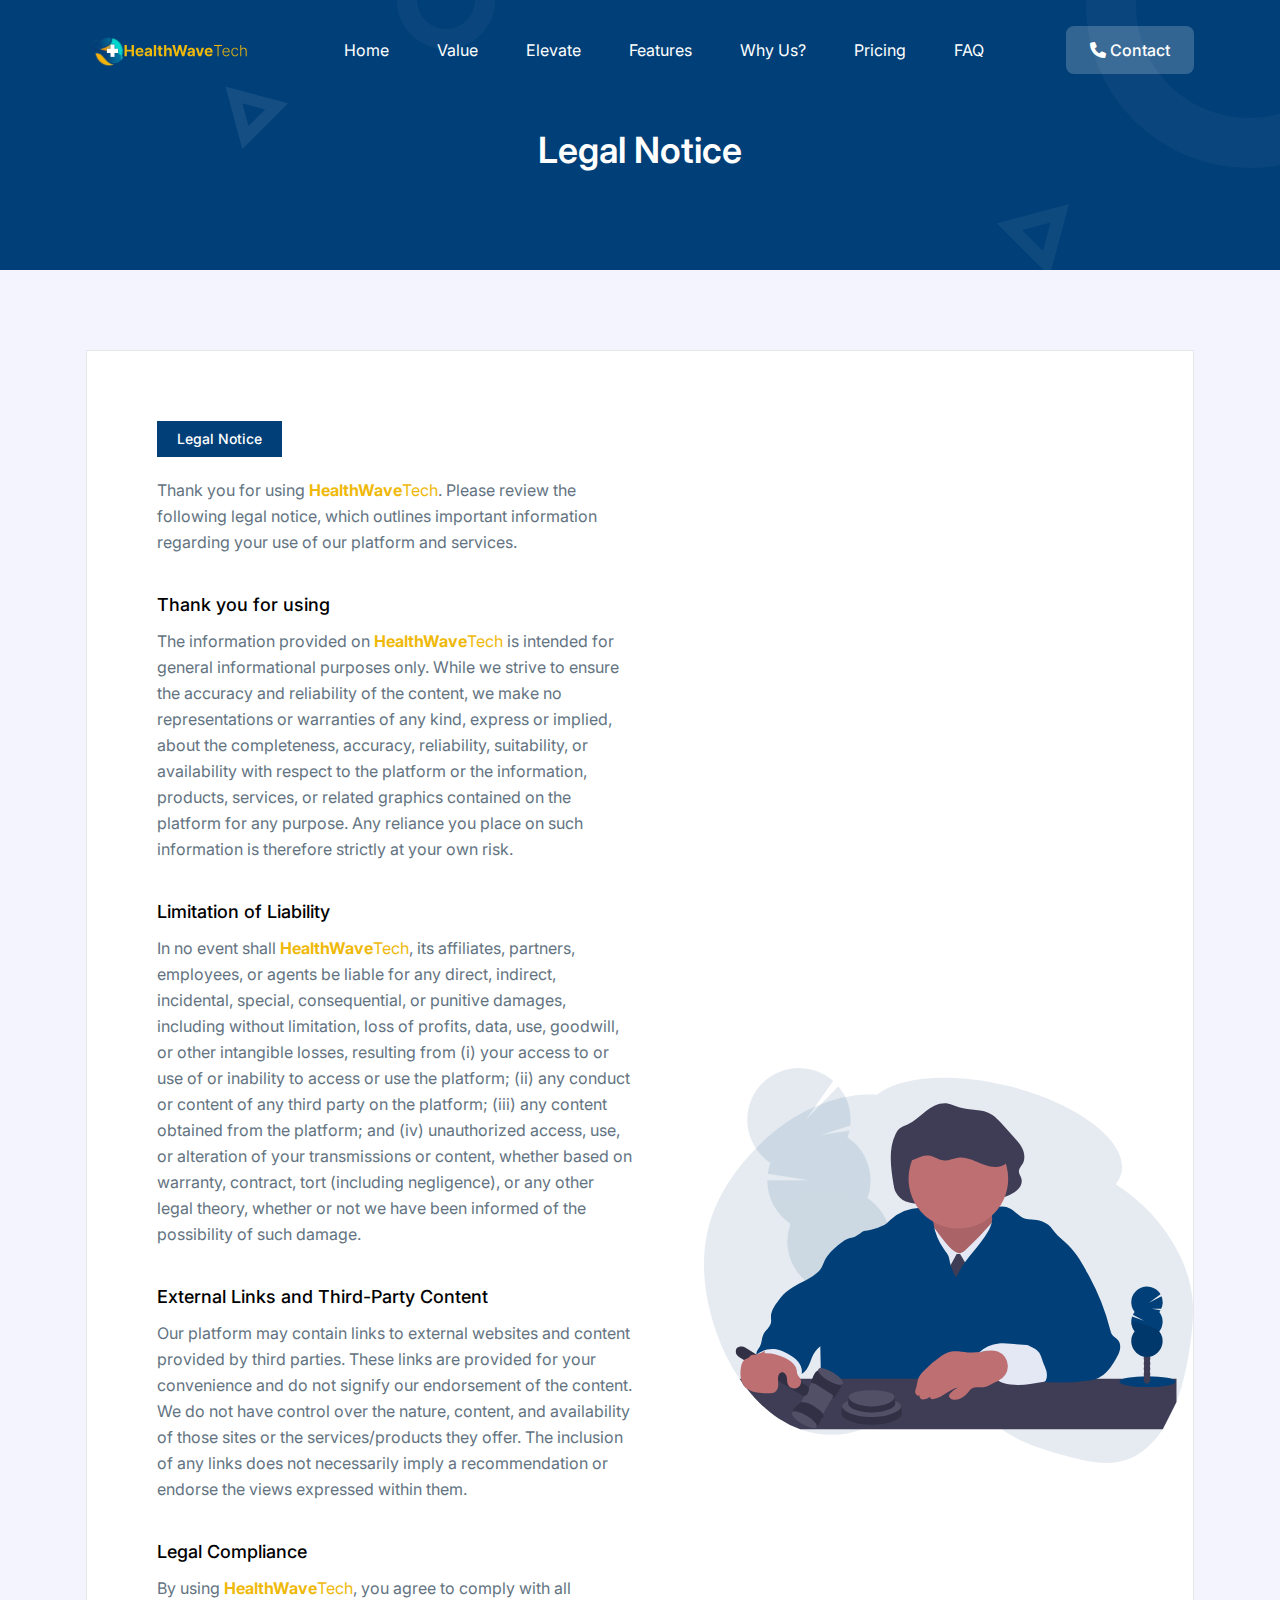
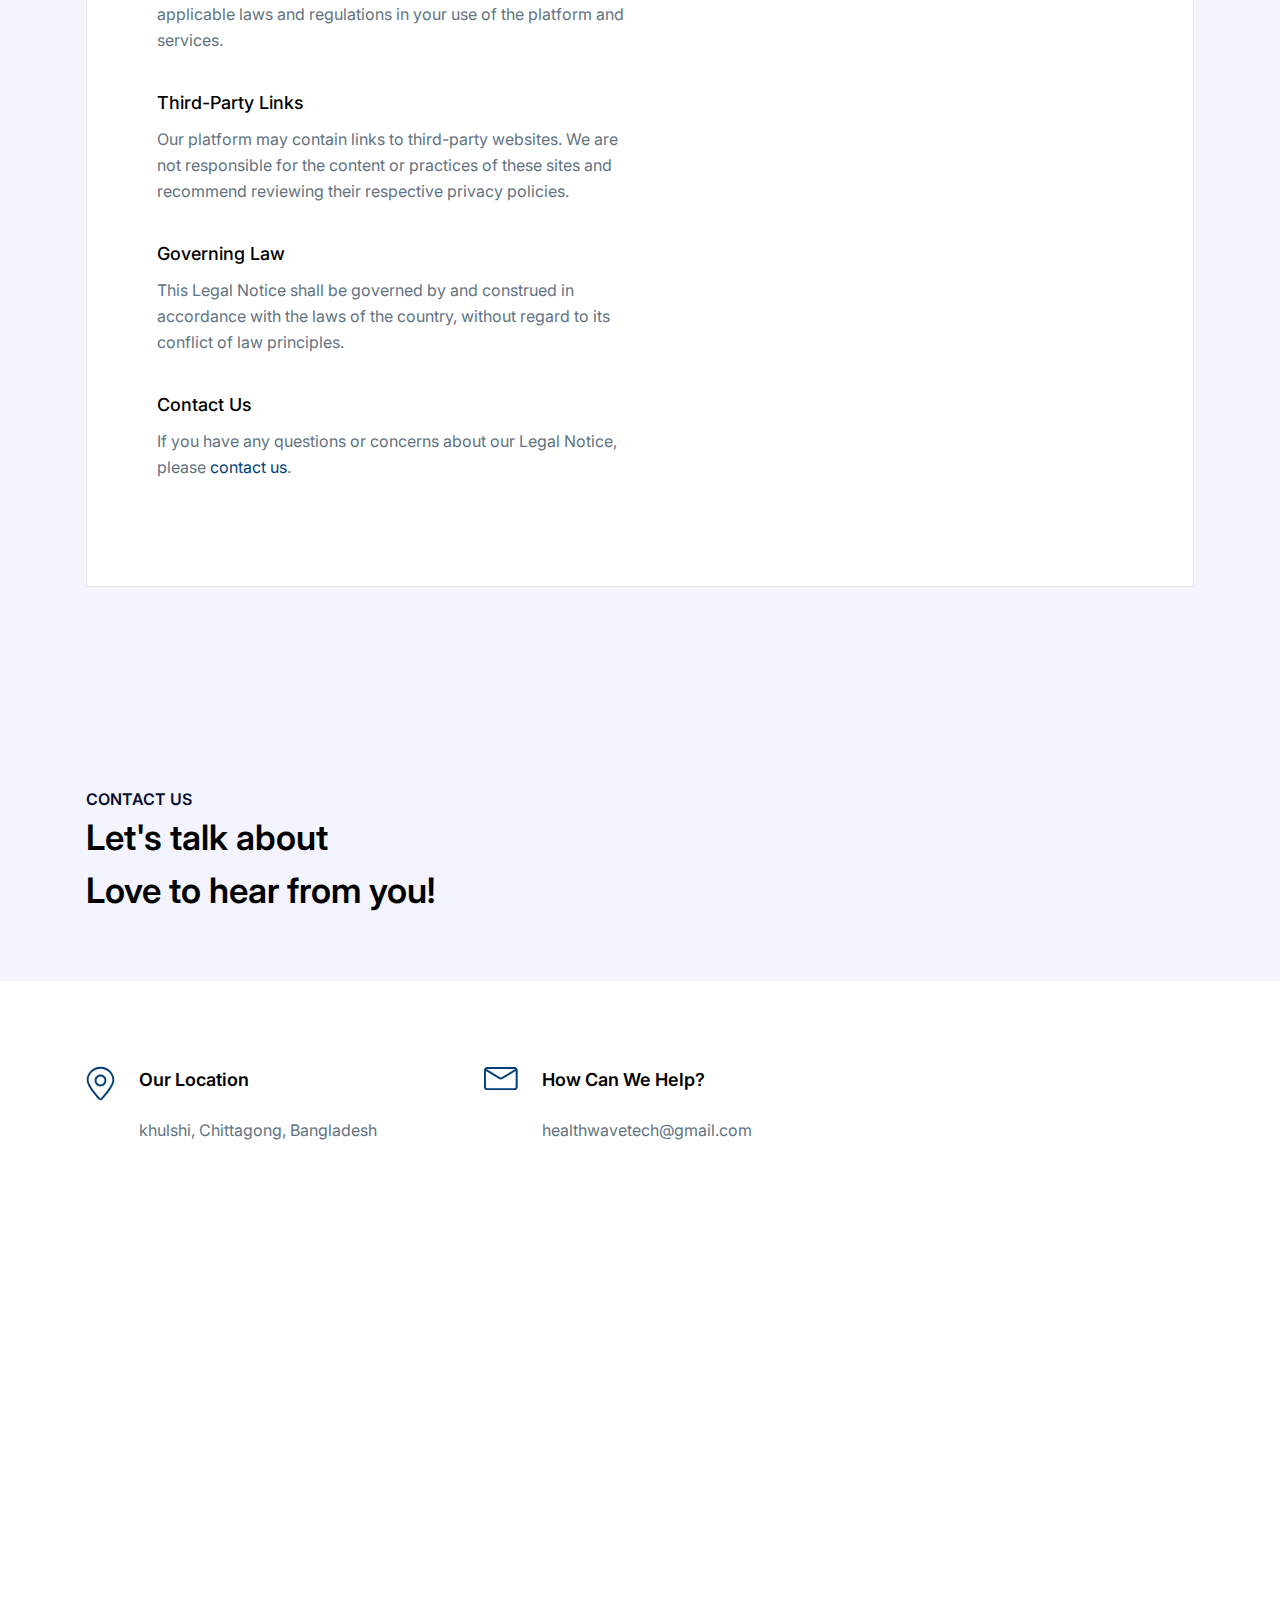
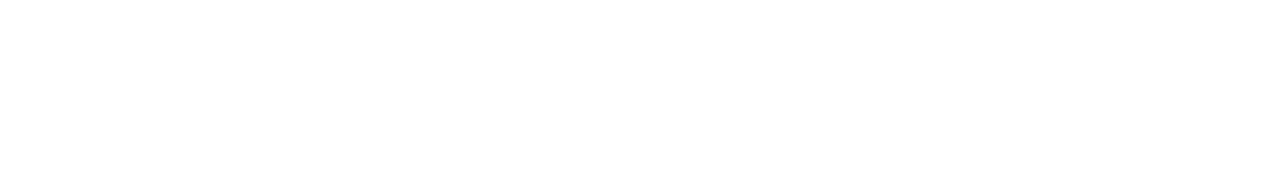
<file: legal-notice.html>
<!DOCTYPE html>
<html lang="en">
  <head>
    <meta charset="UTF-8" />
  <meta http-equiv="X-UA-Compatible" content="IE=edge" />
  <meta name="viewport" content="width=device-width, initial-scale=1.0" />
  <title>
    HealthWaveTech | Navigating Healthcare's Future with HealthWaveTech
  </title>
  <meta name="description"
    content="Discover the power of HealthWaveTech's Hospital Management Software. Streamline operations, enhance patient care, and boost efficiency. Get started today.">
  <meta name="keywords" content="hospital management, healthcare software, patient care, medical records, hospital administration, Hospital Management Software,
    Healthcare Solutions, Hospital Administration, Patient Care Software, Medical Records Management, Healthcare Automation
    HealthTech Innovations, Hospital Software Solutions, Healthcare Efficiency, Medical Data Security">
  <meta name="author" content="HealthWaveTech">
    <link rel="shortcut icon" href="assets/images/icon.png" type="image/x-icon" />
    <link rel="stylesheet" href="https://cdnjs.cloudflare.com/ajax/libs/font-awesome/6.0.0-beta3/css/all.min.css">
  
    <link rel="stylesheet" href="assets/css/animate.css" />
    <link rel="stylesheet" href="assets/css/custom.css">
    <link rel="stylesheet" href="assets/css/tailwind.css" />
  
    <!-- ==== WOW JS ==== -->
    <script src="assets/js/wow.min.js"></script>
    <script>
      new WOW().init();
    </script>
        <style>
            ol {
                list-style-type: decimal;
                padding-left: 2em;
            }
            .refund-process {
            list-style-type: disc;
            padding-left: 2em;
        }
        </style>
  </head>
  <body>
    <!-- ====== Navbar Section Start -->
    <div class="ud-header absolute top-0 left-0 z-40 flex w-full items-center bg-transparent">
      <div class="container">
        <div class="relative -mx-4 flex items-center justify-between">
          <div class="w-60 max-w-full px-4">
            <a href="index.html" class="navbar-logo block w-full py-5">
              <img src="assets/images/logo/logo.svg" alt="logo" class="header-logo w-full" />
            </a>
          </div>
          <div class="flex w-full items-center justify-between px-4">
            <div>
              <button id="navbarToggler"
                class="absolute right-4 top-1/2 block -translate-y-1/2 rounded-lg px-3 py-[6px] ring-primary focus:ring-2 lg:hidden">
                <span class="relative my-[6px] block h-[2px] w-[30px] bg-white"></span>
                <span class="relative my-[6px] block h-[2px] w-[30px] bg-white"></span>
                <span class="relative my-[6px] block h-[2px] w-[30px] bg-white"></span>
              </button>
              <nav id="navbarCollapse"
                class="absolute right-4 top-full hidden w-full max-w-[250px] rounded-lg bg-white py-5 shadow-lg lg:static lg:block lg:w-full lg:max-w-full lg:bg-transparent lg:py-0 lg:px-4 lg:shadow-none xl:px-6">
                <ul class="blcok lg:flex">
                  <li class="group relative">
                    <a href="index.html"
                      class="mx-8 flex py-2 text-base text-dark group-hover:text-primary lg:mr-0 lg:inline-flex lg:py-6 lg:px-0 lg:text-white lg:group-hover:text-white lg:group-hover:opacity-70">
                      Home
                    </a>
                  </li>
                  <li class="group relative">
                    <a href="index.html"
                      class="mx-8 flex py-2 text-base text-dark group-hover:text-primary lg:mr-0 lg:ml-7 lg:inline-flex lg:py-6 lg:px-0 lg:text-white lg:group-hover:text-white lg:group-hover:opacity-70 xl:ml-12">
                      Value
                    </a>
                  </li>
                  <li class="group relative">
                    <a href="index.html"
                      class="mx-8 flex py-2 text-base text-dark group-hover:text-primary lg:mr-0 lg:ml-7 lg:inline-flex lg:py-6 lg:px-0 lg:text-white lg:group-hover:text-white lg:group-hover:opacity-70 xl:ml-12">
                      Elevate
                    </a>
                  </li>
                  <li class="group relative">
                    <a href="index.html"
                      class="mx-8 flex py-2 text-base text-dark group-hover:text-primary lg:mr-0 lg:ml-7 lg:inline-flex lg:py-6 lg:px-0 lg:text-white lg:group-hover:text-white lg:group-hover:opacity-70 xl:ml-12">
                      Features
                    </a>
                  </li>
                  <li class="group relative">
                    <a href="index.html"
                      class="mx-8 flex py-2 text-base text-dark group-hover:text-primary lg:mr-0 lg:ml-7 lg:inline-flex lg:py-6 lg:px-0 lg:text-white lg:group-hover:text-white lg:group-hover:opacity-70 xl:ml-12">
                      Why Us?
                    </a>
                  </li>
                  <li class="group relative">
                    <a href="index.html"
                      class="mx-8 flex py-2 text-base text-dark group-hover:text-primary lg:mr-0 lg:ml-7 lg:inline-flex lg:py-6 lg:px-0 lg:text-white lg:group-hover:text-white lg:group-hover:opacity-70 xl:ml-12">
                      Pricing
                    </a>
                  </li>
                  <li class="group relative">
                    <a href="index.html"
                      class="mx-8 flex py-2 text-base text-dark group-hover:text-primary lg:mr-0 lg:ml-7 lg:inline-flex lg:py-6 lg:px-0 lg:text-white lg:group-hover:text-white lg:group-hover:opacity-70 xl:ml-12">
                      FAQ
                    </a>
                  </li>
  
                </ul>
              </nav>
            </div>
            <div class="hidden justify-end pr-16 sm:flex lg:pr-0">
  
              <a href="#contact"
                class="signUpBtn rounded-lg bg-white bg-opacity-20 py-3 px-6 text-base font-medium text-white duration-300 ease-in-out hover:bg-opacity-100 hover:text-dark">
                <i class="fa-solid fa-phone"></i> Contact
              </a>
            </div>
          </div>
        </div>
      </div>
    </div>
    <!-- ====== Navbar Section End -->

    <!-- ====== Banner Section Start -->
    <div
      class="relative z-10 overflow-hidden bg-primary pt-[120px] pb-[100px] md:pt-[130px] lg:pt-[160px]"
    >
      <div class="container">
        <div class="-mx-4 flex flex-wrap items-center">
          <div class="w-full px-4">
            <div class="text-center">
              <h1 class="text-4xl font-semibold text-white">Legal Notice
              </h1>
            </div>
          </div>
        </div>
      </div>
      <div>
        <span class="absolute top-0 left-0 z-[-1]">
          <svg
            width="495"
            height="470"
            viewBox="0 0 495 470"
            fill="none"
            xmlns="http://www.w3.org/2000/svg"
          >
            <circle
              cx="55"
              cy="442"
              r="138"
              stroke="white"
              stroke-opacity="0.04"
              stroke-width="50"
            />
            <circle
              cx="446"
              r="39"
              stroke="white"
              stroke-opacity="0.04"
              stroke-width="20"
            />
            <path
              d="M245.406 137.609L233.985 94.9852L276.609 106.406L245.406 137.609Z"
              stroke="white"
              stroke-opacity="0.08"
              stroke-width="12"
            />
          </svg>
        </span>
        <span class="absolute top-0 right-0 z-[-1]">
          <svg
            width="493"
            height="470"
            viewBox="0 0 493 470"
            fill="none"
            xmlns="http://www.w3.org/2000/svg"
          >
            <circle
              cx="462"
              cy="5"
              r="138"
              stroke="white"
              stroke-opacity="0.04"
              stroke-width="50"
            />
            <circle
              cx="49"
              cy="470"
              r="39"
              stroke="white"
              stroke-opacity="0.04"
              stroke-width="20"
            />
            <path
              d="M222.393 226.701L272.808 213.192L259.299 263.607L222.393 226.701Z"
              stroke="white"
              stroke-opacity="0.06"
              stroke-width="13"
            />
          </svg>
        </span>
      </div>
    </div>
    <!-- ====== Banner Section End -->

    <!-- ====== About Section Start -->
    <section
      id="about"
      class="bg-[#f3f4fe] pt-20 pb-20 lg:pt-[120px] lg:pb-[120px]"
    >
      <div class="container">
        <div class="wow fadeInUp bg-white" data-wow-delay=".2s">
          <div class="-mx-4 flex flex-wrap">
            <div class="w-full px-4">
              <div
                class="items-center justify-between overflow-hidden border lg:flex"
              >
                <div
                  class="w-full py-12 px-7 sm:px-12 md:p-16 lg:max-w-[565px] lg:py-9 lg:px-16 xl:max-w-[640px] xl:p-[70px]"
                >
                  <span
                    class="mb-5 inline-block bg-primary py-2 px-5 text-sm font-medium text-white"
                  >
                  Legal Notice

                </span>
           
                  <p class="mb-9 text-base leading-relaxed text-body-color">
                    Thank you for using  <span class="font-bold icon-color">HealthWave</span><span class="font-normal icon-color">Tech</span>.
                    Please review the following legal notice, which outlines important information regarding your use of our platform and services.

                </p>
                
                  <h3 class="other-headline">
                    Thank you for using                   </h3>
                  <p class="mb-9 text-base leading-relaxed text-body-color">
                    The information provided on <span class="font-bold icon-color">HealthWave</span><span class="font-normal icon-color">Tech</span> is intended for general informational purposes only. While we strive to ensure the accuracy and reliability of the content, we make no representations or warranties of any kind, express or implied, about the completeness, accuracy, reliability, suitability, or availability with respect to the platform or the information, products, services, or related graphics contained on the platform for any purpose. Any reliance you place on such information is therefore strictly at your own risk.

                </p>
                  <h3 class="other-headline">
                    Limitation of Liability

                </h3>
                  <p class="mb-9 text-base leading-relaxed text-body-color">
                    In no event shall <span class="font-bold icon-color">HealthWave</span><span class="font-normal icon-color">Tech</span>, its affiliates, partners, employees, or agents be liable for any direct, indirect, incidental, special, consequential, or punitive damages, including without limitation, loss of profits, data, use, goodwill, or other intangible losses, resulting from (i) your access to or use of or inability to access or use the platform; (ii) any conduct or content of any third party on the platform; (iii) any content obtained from the platform; and (iv) unauthorized access, use, or alteration of your transmissions or content, whether based on warranty, contract, tort (including negligence), or any other legal theory, whether or not we have been informed of the possibility of such damage.

                </p>
                  <h3 class="other-headline">
                    External Links and Third-Party Content

                </h3>
                  <p class="mb-9 text-base leading-relaxed text-body-color">
                    Our platform may contain links to external websites and content provided by third parties. These links are provided for your convenience and do not signify our endorsement of the content. We do not have control over the nature, content, and availability of those sites or the services/products they offer. The inclusion of any links does not necessarily imply a recommendation or endorse the views expressed within them.

                </p>
                  <h3 class="other-headline">
                    Legal Compliance

                </h3>
                  <p class="mb-9 text-base leading-relaxed text-body-color">
                    By using <span class="font-bold icon-color">HealthWave</span><span class="font-normal icon-color">Tech</span>, you agree to comply with all applicable laws and regulations in your use of the platform and services.

                </p>
                  <h3 class="other-headline">
                    Third-Party Links
                  </h3>
                  <p class="mb-9 text-base leading-relaxed text-body-color">
                    Our platform may contain links to third-party websites. We are not responsible for the content or practices of these sites and recommend reviewing their respective privacy policies.
                  </p>
                  <h3 class="other-headline">
                    Governing Law
                </h3>
                  <p class="mb-9 text-base leading-relaxed text-body-color">
                    This Legal Notice shall be governed by and construed in accordance with the laws of the country, without regard to its conflict of law principles.

                </p>
                  <h3 class="other-headline">
                    Contact Us

                </h3>
                  <p class="mb-9 text-base leading-relaxed text-body-color">
                    If you have any questions or concerns about our Legal Notice, please <a class="text-primary font-normal" href="#contact">contact us</a>.
                  </p>
                </div>
                <div class="text-center">
                  <div class="relative z-10 inline-block">
                    <img
                      src="assets/images/about/undraw_judge_katerina_limpitsouni_ny-1-q.svg"
                      alt="image"
                      class="mx-auto lg:ml-auto"
                    />
                  </div>
                </div>
              </div>
            </div>
          </div>
        </div>
      </div>
    </section>
    <!-- ====== About Section End -->

  <!-- ====== Contact Start ====== -->
  <section id="contact" class="relative py-20 md:py-[120px]">
    <div class="absolute top-0 left-0 z-[-1] h-1/2 w-full bg-[#f3f4fe] lg:h-[45%] xl:h-1/2"></div>
    <div class="container px-4">
      <div class="-mx-4 flex flex-wrap items-center">
        <div class="w-full px-4 lg:w-7/12 xl:w-8/12">
          <div class="ud-contact-content-wrapper">
            <div class="ud-contact-title mb-12 lg:mb-[150px]">
              <span class="mb-5 text-base font-semibold text-dark">
                CONTACT US
              </span>
              <h2 class="text-[35px] font-semibold">
                Let's talk about <br />
                Love to hear from you!
              </h2>
            </div>
            <div class="mb-12 flex flex-wrap justify-between lg:mb-0">
              <div class="mb-8 flex w-[330px] max-w-full">
                <div class="mr-6 text-[32px] text-primary">
                  <svg width="29" height="35" viewBox="0 0 29 35" class="fill-current">
                    <path
                      d="M14.5 0.710938C6.89844 0.710938 0.664062 6.72656 0.664062 14.0547C0.664062 19.9062 9.03125 29.5859 12.6406 33.5234C13.1328 34.0703 13.7891 34.3437 14.5 34.3437C15.2109 34.3437 15.8672 34.0703 16.3594 33.5234C19.9688 29.6406 28.3359 19.9062 28.3359 14.0547C28.3359 6.67188 22.1016 0.710938 14.5 0.710938ZM14.9375 32.2109C14.6641 32.4844 14.2812 32.4844 14.0625 32.2109C11.3828 29.3125 2.57812 19.3594 2.57812 14.0547C2.57812 7.71094 7.9375 2.625 14.5 2.625C21.0625 2.625 26.4219 7.76562 26.4219 14.0547C26.4219 19.3594 17.6172 29.2578 14.9375 32.2109Z" />
                    <path
                      d="M14.5 8.58594C11.2734 8.58594 8.59375 11.2109 8.59375 14.4922C8.59375 17.7188 11.2187 20.3984 14.5 20.3984C17.7812 20.3984 20.4062 17.7734 20.4062 14.4922C20.4062 11.2109 17.7266 8.58594 14.5 8.58594ZM14.5 18.4297C12.3125 18.4297 10.5078 16.625 10.5078 14.4375C10.5078 12.25 12.3125 10.4453 14.5 10.4453C16.6875 10.4453 18.4922 12.25 18.4922 14.4375C18.4922 16.625 16.6875 18.4297 14.5 18.4297Z" />
                  </svg>
                </div>
                <div>
                  <h5 class="mb-6 text-lg font-semibold">Our Location</h5>
                  <p class="text-base text-body-color">
                    khulshi, Chittagong, Bangladesh                  </p>
                  </p>
                </div>
              </div>
              <div class="mb-8 flex w-[330px] max-w-full">
                <div class="mr-6 text-[32px] text-primary">
                  <svg width="34" height="25" viewBox="0 0 34 25" class="fill-current">
                    <path
                      d="M30.5156 0.960938H3.17188C1.42188 0.960938 0 2.38281 0 4.13281V20.9219C0 22.6719 1.42188 24.0938 3.17188 24.0938H30.5156C32.2656 24.0938 33.6875 22.6719 33.6875 20.9219V4.13281C33.6875 2.38281 32.2656 0.960938 30.5156 0.960938ZM30.5156 2.875C30.7891 2.875 31.0078 2.92969 31.2266 3.09375L17.6094 11.3516C17.1172 11.625 16.5703 11.625 16.0781 11.3516L2.46094 3.09375C2.67969 2.98438 2.89844 2.875 3.17188 2.875H30.5156ZM30.5156 22.125H3.17188C2.51562 22.125 1.91406 21.5781 1.91406 20.8672V5.00781L15.0391 12.9922C15.5859 13.3203 16.1875 13.4844 16.7891 13.4844C17.3906 13.4844 17.9922 13.3203 18.5391 12.9922L31.6641 5.00781V20.8672C31.7734 21.5781 31.1719 22.125 30.5156 22.125Z" />
                  </svg>
                </div>
                <div>
                  <h5 class="mb-6 text-lg font-semibold">How Can We Help?</h5>
                  <p class="text-base text-body-color">healthwavetech@gmail.com</p>
                  
                </div>
              </div>
            </div>
          </div>
        </div>
        <div class="w-full px-4 lg:w-5/12 xl:w-4/12">
          <div
            class="wow fadeInUp rounded-lg bg-white py-10 px-8 shadow-testimonial sm:py-12 sm:px-10 md:p-[60px] lg:p-10 lg:py-12 lg:px-10 2xl:p-[60px]"
            data-wow-delay=".2s">
            <h3 class="mb-8 text-2xl font-semibold md:text-[26px]">
              Contact Us
            </h3>
            <div class="mb-6">
              <a style="font-size: large;" href="https://wa.me/your_whatsapp_number"
                class="block text-xs text-dark hover:underline" target="_blank" rel="noopener noreferrer">
                <i class="fab fa-whatsapp" style="color: #013f78;"></i>
                WhatsApp
              </a>
            </div>
            <div class="mb-6">
              <a style="font-size: large;" href="https://www.linkedin.com/in/your_linkedin_profile"
                class="block text-xs text-dark hover:underline" target="_blank" rel="noopener noreferrer">
                <i class="fa-brands fa-linkedin" style="color: #013f78;"></i>    
                            LinkedIn
              </a>
            </div>
            <div class="mb-6">
              <a style="font-size: large;" href="mailto:your.email@gmail.com"
                class="block text-xs text-dark hover:underline" target="_blank" rel="noopener noreferrer">
                <i class="far fa-envelope" style="color: #013f78;"></i>
                Email
              </a>
            </div>
            <div class="mb-6">
              <a style="font-size: large; display: flex; align-items: flex-end;" href="https://twitter.com/your_twitter_handle"
                 class="block text-xs text-dark hover:underline" target="_blank" rel="noopener noreferrer">
                 <svg xmlns="http://www.w3.org/2000/svg" height="1em" viewBox="0 0 512 512" style="fill: #013f78;"><!--! Font Awesome Free 6.4.2 by @fontawesome - https://fontawesome.com License - https://fontawesome.com/license (Commercial License) Copyright 2023 Fonticons, Inc. --><path d="M389.2 48h70.6L305.6 224.2 487 464H345L233.7 318.6 106.5 464H35.8L200.7 275.5 26.8 48H172.4L272.9 180.9 389.2 48zM364.4 421.8h39.1L151.1 88h-42L364.4 421.8z"/></svg>                  <span style="margin-left: 5px;">X</span>
              </a>
          </div>
          
            
          </div>
        </div>

      </div>
    </div>
  </section>
  <!-- ====== Contact End ====== -->

  <!-- ====== Footer Section Start -->
  <footer class="wow fadeInUp relative z-10 bg-black pt-20 lg:pt-[120px]" data-wow-delay=".15s">
    <div class="container">
      <div class="-mx-4 flex flex-wrap">
        <div class="w-full px-4 sm:w-1/2 md:w-1/2 lg:w-4/12 xl:w-3/12">
          <div class="mb-10 w-full">
            <a href="javascript:void(0)" class="mb-6 inline-block max-w-[160px]">
              <img src="assets/images/logo/logo-white.svg" alt="logo" class="max-w-full" />
            </a>
            <p class="mb-7 text-base text-[#f3f4fe]">
              Navigating Healthcare's Future with HealthWaveTech
            </p>
            <div class="-mx-3 flex items-center">
              <a href="https://wa.me/8801791722147" target="_blank" class="px-3 text-[#dddddd] hover:text-white">
                <svg xmlns="http://www.w3.org/2000/svg" height="1em" viewBox="0 0 448 512"  style="fill: #ffffff;"><!--! Font Awesome Free 6.4.2 by @fontawesome - https://fontawesome.com License - https://fontawesome.com/license (Commercial License) Copyright 2023 Fonticons, Inc. --><path d="M380.9 97.1C339 55.1 283.2 32 223.9 32c-122.4 0-222 99.6-222 222 0 39.1 10.2 77.3 29.6 111L0 480l117.7-30.9c32.4 17.7 68.9 27 106.1 27h.1c122.3 0 224.1-99.6 224.1-222 0-59.3-25.2-115-67.1-157zm-157 341.6c-33.2 0-65.7-8.9-94-25.7l-6.7-4-69.8 18.3L72 359.2l-4.4-7c-18.5-29.4-28.2-63.3-28.2-98.2 0-101.7 82.8-184.5 184.6-184.5 49.3 0 95.6 19.2 130.4 54.1 34.8 34.9 56.2 81.2 56.1 130.5 0 101.8-84.9 184.6-186.6 184.6zm101.2-138.2c-5.5-2.8-32.8-16.2-37.9-18-5.1-1.9-8.8-2.8-12.5 2.8-3.7 5.6-14.3 18-17.6 21.8-3.2 3.7-6.5 4.2-12 1.4-32.6-16.3-54-29.1-75.5-66-5.7-9.8 5.7-9.1 16.3-30.3 1.8-3.7.9-6.9-.5-9.7-1.4-2.8-12.5-30.1-17.1-41.2-4.5-10.8-9.1-9.3-12.5-9.5-3.2-.2-6.9-.2-10.6-.2-3.7 0-9.7 1.4-14.8 6.9-5.1 5.6-19.4 19-19.4 46.3 0 27.3 19.9 53.7 22.6 57.4 2.8 3.7 39.1 59.7 94.8 83.8 35.2 15.2 49 16.5 66.6 13.9 10.7-1.6 32.8-13.4 37.4-26.4 4.6-13 4.6-24.1 3.2-26.4-1.3-2.5-5-3.9-10.5-6.6z"/></svg>
              </a>
              <a href="https://www.linkedin.com/in/h-rafi/" target="_blank" class="px-3 text-[#dddddd] hover:text-white">
                <svg xmlns="http://www.w3.org/2000/svg" height="1em" viewBox="0 0 448 512"  style="fill: #ffffff;"><!--! Font Awesome Free 6.4.2 by @fontawesome - https://fontawesome.com License - https://fontawesome.com/license (Commercial License) Copyright 2023 Fonticons, Inc. --><path d="M416 32H31.9C14.3 32 0 46.5 0 64.3v383.4C0 465.5 14.3 480 31.9 480H416c17.6 0 32-14.5 32-32.3V64.3c0-17.8-14.4-32.3-32-32.3zM135.4 416H69V202.2h66.5V416zm-33.2-243c-21.3 0-38.5-17.3-38.5-38.5S80.9 96 102.2 96c21.2 0 38.5 17.3 38.5 38.5 0 21.3-17.2 38.5-38.5 38.5zm282.1 243h-66.4V312c0-24.8-.5-56.7-34.5-56.7-34.6 0-39.9 27-39.9 54.9V416h-66.4V202.2h63.7v29.2h.9c8.9-16.8 30.6-34.5 62.9-34.5 67.2 0 79.7 44.3 79.7 101.9V416z"/></svg>
              </a>
              <a href="mailto:healthwavetech@gmail.com" target="_blank" class="px-3 text-[#dddddd] hover:text-white">
                <svg xmlns="http://www.w3.org/2000/svg" height="1em" viewBox="0 0 512 512"  style="fill: #ffffff;"><!--! Font Awesome Free 6.4.2 by @fontawesome - https://fontawesome.com License - https://fontawesome.com/license (Commercial License) Copyright 2023 Fonticons, Inc. --><path d="M64 112c-8.8 0-16 7.2-16 16v22.1L220.5 291.7c20.7 17 50.4 17 71.1 0L464 150.1V128c0-8.8-7.2-16-16-16H64zM48 212.2V384c0 8.8 7.2 16 16 16H448c8.8 0 16-7.2 16-16V212.2L322 328.8c-38.4 31.5-93.7 31.5-132 0L48 212.2zM0 128C0 92.7 28.7 64 64 64H448c35.3 0 64 28.7 64 64V384c0 35.3-28.7 64-64 64H64c-35.3 0-64-28.7-64-64V128z"/></svg>
              </a>
              <a href="https://twitter.com/h__rafi" target="_blank" class="px-3 text-[#dddddd] hover:text-white">
              
                <svg xmlns="http://www.w3.org/2000/svg" height="1em" viewBox="0 0 512 512"  style="fill: #ffffff;"><!--! Font Awesome Free 6.4.2 by @fontawesome - https://fontawesome.com License - https://fontawesome.com/license (Commercial License) Copyright 2023 Fonticons, Inc. --><path d="M389.2 48h70.6L305.6 224.2 487 464H345L233.7 318.6 106.5 464H35.8L200.7 275.5 26.8 48H172.4L272.9 180.9 389.2 48zM364.4 421.8h39.1L151.1 88h-42L364.4 421.8z"/></svg>
              </a>
            </div>
          </div>
        </div>
        <div class="w-full px-4 sm:w-1/2 md:w-1/2 lg:w-2/12 xl:w-2/12">
          <div class="mb-10 w-full">
            <h4 class="mb-9 text-lg font-semibold text-white"></h4>
            <ul>
              <li>
                <a href="index.html"
                  class="mb-2 inline-block text-base leading-loose text-[#f3f4fe] hover:text-primary">
                  Home
                </a>
              </li>
              <li>
                <a href="index.html"
                  class="mb-2 inline-block text-base leading-loose text-[#f3f4fe] hover:text-primary">
                  Value
                </a>
              </li>
              <li>
                <a href="index.html"
                  class="mb-2 inline-block text-base leading-loose text-[#f3f4fe] hover:text-primary">
                  Elevate
                </a>
              </li>
              <li>
                <a href="index.html"
                  class="mb-2 inline-block text-base leading-loose text-[#f3f4fe] hover:text-primary">
                  Features
                </a>
              </li>
            </ul>
          </div>
        </div>
        <div class="w-full px-4 sm:w-1/2 md:w-1/2 lg:w-3/12 xl:w-2/12">
          <div class="mb-10 w-full">
            <h4 class="mb-9 text-lg font-semibold text-white"></h4>
            <ul>
              <li>
                <a href="index.html"
                  class="mb-2 inline-block text-base leading-loose text-[#f3f4fe] hover:text-primary">
                  Why Us?
                </a>
              </li>
              <li>
                <a href="index.html"
                  class="mb-2 inline-block text-base leading-loose text-[#f3f4fe] hover:text-primary">
                  Pricing
                </a>
              </li>
              <li>
                <a href="index.html"
                  class="mb-2 inline-block text-base leading-loose text-[#f3f4fe] hover:text-primary">
                  FAQ
                </a>
              </li>
              <li>
                <a href="refund.html"
                  class="mb-2 inline-block text-base leading-loose text-[#f3f4fe] hover:text-primary">
                  Refund policy
                </a>
              </li>
            </ul>
          </div>
        </div>
        <!-- <div class="w-full px-4 sm:w-1/2 md:w-1/2 lg:w-3/12 xl:w-2/12">
          <div class="mb-10 w-full">
            <h4 class="mb-9 text-lg font-semibold text-white">
              Our Products
            </h4>
            <ul>
              <li>
                <a href="javascript:void(0)"
                  class="mb-2 inline-block text-base leading-loose text-[#f3f4fe] hover:text-primary">
                  LineIcons
                </a>
              </li>
              <li>
                <a href="javascript:void(0)"
                  class="mb-2 inline-block text-base leading-loose text-[#f3f4fe] hover:text-primary">
                  Ecommerce HTML
                </a>
              </li>
              <li>
                <a href="javascript:void(0)"
                  class="mb-2 inline-block text-base leading-loose text-[#f3f4fe] hover:text-primary">
                  Ayro UI
                </a>
              </li>
              <li>
                <a href="javascript:void(0)"
                  class="mb-2 inline-block text-base leading-loose text-[#f3f4fe] hover:text-primary">
                  PlainAdmin
                </a>
              </li>
            </ul>
          </div>
        </div> -->
        <!-- <div class="w-full px-4 md:w-2/3 lg:w-6/12 xl:w-3/12">
          <div class="mb-10 w-full">
            <h4 class="mb-9 text-lg font-semibold text-white">Partners</h4>
            <ul class="flex flex-wrap items-center">
              <li>
                <a href="https://tailgrids.com" rel="nofollow noopner" target="_blank"
                  class="mb-6 mr-5 block max-w-[120px] xl:max-w-[100px] 2xl:max-w-[120px]">
                  <img src="assets/images/footer/brands/tailgrids.svg" alt="tailgrids" />
                </a>
              </li>
              <li>
                <a href="https://ayroui.com" rel="nofollow noopner" target="_blank"
                  class="mb-6 mr-5 block max-w-[120px] xl:max-w-[100px] 2xl:max-w-[120px]">
                  <img src="assets/images/footer/brands/ayroui.svg" alt="ayroui" />
                </a>
              </li>
              <li>
                <a href="https://ecommercehtml.com" rel="nofollow noopner" target="_blank"
                  class="mb-6 mr-5 block max-w-[120px] xl:max-w-[100px] 2xl:max-w-[120px]">
                  <img src="assets/images/footer/brands/ecommerce-html.svg" alt="ecommerce-html" />
                </a>
              </li>
              <li>
                <a href="https://graygrids.com" rel="nofollow noopner" target="_blank"
                  class="mb-6 mr-5 block max-w-[120px] xl:max-w-[100px] 2xl:max-w-[120px]">
                  <img src="assets/images/footer/brands/graygrids.svg" alt="graygrids" />
                </a>
              </li>
              <li>
                <a href="https://lineicons.com" rel="nofollow noopner" target="_blank"
                  class="mb-6 mr-5 block max-w-[120px] xl:max-w-[100px] 2xl:max-w-[120px]">
                  <img src="assets/images/footer/brands/lineicons.svg" alt="lineicons" />
                </a>
              </li>
              <li>
                <a href="https://uideck.com" rel="nofollow noopner" target="_blank"
                  class="mb-6 mr-5 block max-w-[120px] xl:max-w-[100px] 2xl:max-w-[120px]">
                  <img src="assets/images/footer/brands/uideck.svg" alt="uideck" />
                </a>
              </li>
            </ul>
          </div>
        </div> -->
      </div>
    </div>

    <div class="mt-12 border-t border-opacity-40 py-8 lg:mt-[60px]">
      <div class="container">
        <div class="-mx-4 flex flex-wrap">
            <div class="w-full px-4 md:w-2/3 lg:w-1/2">
              <div class="my-1">
                <div class="-mx-3 flex items-center justify-center md:justify-start">
                  <a href="privacy.html" class="px-3 text-base text-[#f3f4fe] hover:text-primary">
                    Privacy policy
                  </a>
                  <a href="legal-notice.html" class="px-3 text-base text-[#f3f4fe] hover:text-primary">
                    Legal notice
                  </a>
                  <a href="terms-condition.html" class="px-3 text-base text-[#f3f4fe] hover:text-primary">
                    Terms of service
                  </a>
                  <a href="about.html" class="px-3 text-base text-[#f3f4fe] hover:text-primary">
                    About Us
                  </a>
                </div>
              </div>
            </div>
            <!-- <div class="w-full px-4 md:w-1/3 lg:w-1/2">
              <div class="my-1 flex justify-center md:justify-end">
                <p class="text-base text-[#f3f4fe]">
                  Designed and Developed by
                  <a href="https://tailgrids.com" rel="nofollow noopner" target="_blank"
                    class="text-primary hover:underline">
                    TailGrids and UIdeck
                  </a>
                </p>
              </div>
            </div> -->
                 <div class="w-full px-4 md:w-1/3 lg:w-1/2">
              <div class="my-1 flex justify-center md:justify-end">
                <p class="text-base text-[#f3f4fe]">
                  Copyright © 2023 
                    <a href="#" onclick="return false;" rel="nofollow noopner" target="_blank"
                    class="text-primary hover:underline">
                    <span class="font-bold icon-color">HealthWave</span><span class="font-normal icon-color">Tech</span>
                  </a>
                </p>
              </div>
            </div>
          </div>
      </div>
    </div>

    <div>
      <span class="absolute left-0 top-0 z-[-1]">
        <img src="assets/images/footer/shape-1.svg" alt="" />
      </span>

      <span class="absolute bottom-0 right-0 z-[-1]">
        <img src="assets/images/footer/shape-3.svg" alt="" />
      </span>

      <span class="absolute top-0 right-0 z-[-1]">
        <svg width="102" height="102" viewBox="0 0 102 102" fill="none" xmlns="http://www.w3.org/2000/svg">
          <path
            d="M1.8667 33.1956C2.89765 33.1956 3.7334 34.0318 3.7334 35.0633C3.7334 36.0947 2.89765 36.9309 1.8667 36.9309C0.835744 36.9309 4.50645e-08 36.0947 0 35.0633C-4.50645e-08 34.0318 0.835744 33.1956 1.8667 33.1956Z"
            fill="white" fill-opacity="0.08"></path>
          <path
            d="M18.2939 33.1956C19.3249 33.1956 20.1606 34.0318 20.1606 35.0633C20.1606 36.0947 19.3249 36.9309 18.2939 36.9309C17.263 36.9309 16.4272 36.0947 16.4272 35.0633C16.4272 34.0318 17.263 33.1956 18.2939 33.1956Z"
            fill="white" fill-opacity="0.08"></path>
          <path
            d="M34.7209 33.195C35.7519 33.195 36.5876 34.0311 36.5876 35.0626C36.5876 36.0941 35.7519 36.9303 34.7209 36.9303C33.69 36.9303 32.8542 36.0941 32.8542 35.0626C32.8542 34.0311 33.69 33.195 34.7209 33.195Z"
            fill="white" fill-opacity="0.08"></path>
          <path
            d="M50.9341 33.195C51.965 33.195 52.8008 34.0311 52.8008 35.0626C52.8008 36.0941 51.965 36.9303 50.9341 36.9303C49.9031 36.9303 49.0674 36.0941 49.0674 35.0626C49.0674 34.0311 49.9031 33.195 50.9341 33.195Z"
            fill="white" fill-opacity="0.08"></path>
          <path
            d="M1.8667 16.7605C2.89765 16.7605 3.7334 17.5966 3.7334 18.6281C3.7334 19.6596 2.89765 20.4957 1.8667 20.4957C0.835744 20.4957 4.50645e-08 19.6596 0 18.6281C-4.50645e-08 17.5966 0.835744 16.7605 1.8667 16.7605Z"
            fill="white" fill-opacity="0.08"></path>
          <path
            d="M18.2939 16.7605C19.3249 16.7605 20.1606 17.5966 20.1606 18.6281C20.1606 19.6596 19.3249 20.4957 18.2939 20.4957C17.263 20.4957 16.4272 19.6596 16.4272 18.6281C16.4272 17.5966 17.263 16.7605 18.2939 16.7605Z"
            fill="white" fill-opacity="0.08"></path>
          <path
            d="M34.7209 16.7605C35.7519 16.7605 36.5876 17.5966 36.5876 18.6281C36.5876 19.6596 35.7519 20.4957 34.7209 20.4957C33.69 20.4957 32.8542 19.6596 32.8542 18.6281C32.8542 17.5966 33.69 16.7605 34.7209 16.7605Z"
            fill="white" fill-opacity="0.08"></path>
          <path
            d="M50.9341 16.7605C51.965 16.7605 52.8008 17.5966 52.8008 18.6281C52.8008 19.6596 51.965 20.4957 50.9341 20.4957C49.9031 20.4957 49.0674 19.6596 49.0674 18.6281C49.0674 17.5966 49.9031 16.7605 50.9341 16.7605Z"
            fill="white" fill-opacity="0.08"></path>
          <path
            d="M1.8667 0.324951C2.89765 0.324951 3.7334 1.16115 3.7334 2.19261C3.7334 3.22408 2.89765 4.06024 1.8667 4.06024C0.835744 4.06024 4.50645e-08 3.22408 0 2.19261C-4.50645e-08 1.16115 0.835744 0.324951 1.8667 0.324951Z"
            fill="white" fill-opacity="0.08"></path>
          <path
            d="M18.2939 0.324951C19.3249 0.324951 20.1606 1.16115 20.1606 2.19261C20.1606 3.22408 19.3249 4.06024 18.2939 4.06024C17.263 4.06024 16.4272 3.22408 16.4272 2.19261C16.4272 1.16115 17.263 0.324951 18.2939 0.324951Z"
            fill="white" fill-opacity="0.08"></path>
          <path
            d="M34.7209 0.325302C35.7519 0.325302 36.5876 1.16147 36.5876 2.19293C36.5876 3.2244 35.7519 4.06056 34.7209 4.06056C33.69 4.06056 32.8542 3.2244 32.8542 2.19293C32.8542 1.16147 33.69 0.325302 34.7209 0.325302Z"
            fill="white" fill-opacity="0.08"></path>
          <path
            d="M50.9341 0.325302C51.965 0.325302 52.8008 1.16147 52.8008 2.19293C52.8008 3.2244 51.965 4.06056 50.9341 4.06056C49.9031 4.06056 49.0674 3.2244 49.0674 2.19293C49.0674 1.16147 49.9031 0.325302 50.9341 0.325302Z"
            fill="white" fill-opacity="0.08"></path>
          <path
            d="M66.9037 33.1956C67.9346 33.1956 68.7704 34.0318 68.7704 35.0633C68.7704 36.0947 67.9346 36.9309 66.9037 36.9309C65.8727 36.9309 65.037 36.0947 65.037 35.0633C65.037 34.0318 65.8727 33.1956 66.9037 33.1956Z"
            fill="white" fill-opacity="0.08"></path>
          <path
            d="M83.3307 33.1956C84.3616 33.1956 85.1974 34.0318 85.1974 35.0633C85.1974 36.0947 84.3616 36.9309 83.3307 36.9309C82.2997 36.9309 81.464 36.0947 81.464 35.0633C81.464 34.0318 82.2997 33.1956 83.3307 33.1956Z"
            fill="white" fill-opacity="0.08"></path>
          <path
            d="M99.7576 33.1956C100.789 33.1956 101.624 34.0318 101.624 35.0633C101.624 36.0947 100.789 36.9309 99.7576 36.9309C98.7266 36.9309 97.8909 36.0947 97.8909 35.0633C97.8909 34.0318 98.7266 33.1956 99.7576 33.1956Z"
            fill="white" fill-opacity="0.08"></path>
          <path
            d="M66.9037 16.7605C67.9346 16.7605 68.7704 17.5966 68.7704 18.6281C68.7704 19.6596 67.9346 20.4957 66.9037 20.4957C65.8727 20.4957 65.037 19.6596 65.037 18.6281C65.037 17.5966 65.8727 16.7605 66.9037 16.7605Z"
            fill="white" fill-opacity="0.08"></path>
          <path
            d="M83.3307 16.7605C84.3616 16.7605 85.1974 17.5966 85.1974 18.6281C85.1974 19.6596 84.3616 20.4957 83.3307 20.4957C82.2997 20.4957 81.464 19.6596 81.464 18.6281C81.464 17.5966 82.2997 16.7605 83.3307 16.7605Z"
            fill="white" fill-opacity="0.08"></path>
          <path
            d="M99.7576 16.7605C100.789 16.7605 101.624 17.5966 101.624 18.6281C101.624 19.6596 100.789 20.4957 99.7576 20.4957C98.7266 20.4957 97.8909 19.6596 97.8909 18.6281C97.8909 17.5966 98.7266 16.7605 99.7576 16.7605Z"
            fill="white" fill-opacity="0.08"></path>
          <path
            d="M66.9037 0.324966C67.9346 0.324966 68.7704 1.16115 68.7704 2.19261C68.7704 3.22408 67.9346 4.06024 66.9037 4.06024C65.8727 4.06024 65.037 3.22408 65.037 2.19261C65.037 1.16115 65.8727 0.324966 66.9037 0.324966Z"
            fill="white" fill-opacity="0.08"></path>
          <path
            d="M83.3307 0.324951C84.3616 0.324951 85.1974 1.16115 85.1974 2.19261C85.1974 3.22408 84.3616 4.06024 83.3307 4.06024C82.2997 4.06024 81.464 3.22408 81.464 2.19261C81.464 1.16115 82.2997 0.324951 83.3307 0.324951Z"
            fill="white" fill-opacity="0.08"></path>
          <path
            d="M99.7576 0.324951C100.789 0.324951 101.624 1.16115 101.624 2.19261C101.624 3.22408 100.789 4.06024 99.7576 4.06024C98.7266 4.06024 97.8909 3.22408 97.8909 2.19261C97.8909 1.16115 98.7266 0.324951 99.7576 0.324951Z"
            fill="white" fill-opacity="0.08"></path>
          <path
            d="M1.8667 82.2029C2.89765 82.2029 3.7334 83.039 3.7334 84.0705C3.7334 85.102 2.89765 85.9382 1.8667 85.9382C0.835744 85.9382 4.50645e-08 85.102 0 84.0705C-4.50645e-08 83.039 0.835744 82.2029 1.8667 82.2029Z"
            fill="white" fill-opacity="0.08"></path>
          <path
            d="M18.2939 82.2029C19.3249 82.2029 20.1606 83.039 20.1606 84.0705C20.1606 85.102 19.3249 85.9382 18.2939 85.9382C17.263 85.9382 16.4272 85.102 16.4272 84.0705C16.4272 83.039 17.263 82.2029 18.2939 82.2029Z"
            fill="white" fill-opacity="0.08"></path>
          <path
            d="M34.7209 82.2026C35.7519 82.2026 36.5876 83.0387 36.5876 84.0702C36.5876 85.1017 35.7519 85.9378 34.7209 85.9378C33.69 85.9378 32.8542 85.1017 32.8542 84.0702C32.8542 83.0387 33.69 82.2026 34.7209 82.2026Z"
            fill="white" fill-opacity="0.08"></path>
          <path
            d="M50.9341 82.2026C51.965 82.2026 52.8008 83.0387 52.8008 84.0702C52.8008 85.1017 51.965 85.9378 50.9341 85.9378C49.9031 85.9378 49.0674 85.1017 49.0674 84.0702C49.0674 83.0387 49.9031 82.2026 50.9341 82.2026Z"
            fill="white" fill-opacity="0.08"></path>
          <path
            d="M1.8667 65.7677C2.89765 65.7677 3.7334 66.6039 3.7334 67.6353C3.7334 68.6668 2.89765 69.503 1.8667 69.503C0.835744 69.503 4.50645e-08 68.6668 0 67.6353C-4.50645e-08 66.6039 0.835744 65.7677 1.8667 65.7677Z"
            fill="white" fill-opacity="0.08"></path>
          <path
            d="M18.2939 65.7677C19.3249 65.7677 20.1606 66.6039 20.1606 67.6353C20.1606 68.6668 19.3249 69.503 18.2939 69.503C17.263 69.503 16.4272 68.6668 16.4272 67.6353C16.4272 66.6039 17.263 65.7677 18.2939 65.7677Z"
            fill="white" fill-opacity="0.08"></path>
          <path
            d="M34.7209 65.7674C35.7519 65.7674 36.5876 66.6036 36.5876 67.635C36.5876 68.6665 35.7519 69.5027 34.7209 69.5027C33.69 69.5027 32.8542 68.6665 32.8542 67.635C32.8542 66.6036 33.69 65.7674 34.7209 65.7674Z"
            fill="white" fill-opacity="0.08"></path>
          <path
            d="M50.9341 65.7674C51.965 65.7674 52.8008 66.6036 52.8008 67.635C52.8008 68.6665 51.965 69.5027 50.9341 69.5027C49.9031 69.5027 49.0674 68.6665 49.0674 67.635C49.0674 66.6036 49.9031 65.7674 50.9341 65.7674Z"
            fill="white" fill-opacity="0.08"></path>
          <path
            d="M1.8667 98.2644C2.89765 98.2644 3.7334 99.1005 3.7334 100.132C3.7334 101.163 2.89765 102 1.8667 102C0.835744 102 4.50645e-08 101.163 0 100.132C-4.50645e-08 99.1005 0.835744 98.2644 1.8667 98.2644Z"
            fill="white" fill-opacity="0.08"></path>
          <path
            d="M1.8667 49.3322C2.89765 49.3322 3.7334 50.1684 3.7334 51.1998C3.7334 52.2313 2.89765 53.0675 1.8667 53.0675C0.835744 53.0675 4.50645e-08 52.2313 0 51.1998C-4.50645e-08 50.1684 0.835744 49.3322 1.8667 49.3322Z"
            fill="white" fill-opacity="0.08"></path>
          <path
            d="M18.2939 98.2644C19.3249 98.2644 20.1606 99.1005 20.1606 100.132C20.1606 101.163 19.3249 102 18.2939 102C17.263 102 16.4272 101.163 16.4272 100.132C16.4272 99.1005 17.263 98.2644 18.2939 98.2644Z"
            fill="white" fill-opacity="0.08"></path>
          <path
            d="M18.2939 49.3322C19.3249 49.3322 20.1606 50.1684 20.1606 51.1998C20.1606 52.2313 19.3249 53.0675 18.2939 53.0675C17.263 53.0675 16.4272 52.2313 16.4272 51.1998C16.4272 50.1684 17.263 49.3322 18.2939 49.3322Z"
            fill="white" fill-opacity="0.08"></path>
          <path
            d="M34.7209 98.2647C35.7519 98.2647 36.5876 99.1008 36.5876 100.132C36.5876 101.164 35.7519 102 34.7209 102C33.69 102 32.8542 101.164 32.8542 100.132C32.8542 99.1008 33.69 98.2647 34.7209 98.2647Z"
            fill="white" fill-opacity="0.08"></path>
          <path
            d="M50.9341 98.2647C51.965 98.2647 52.8008 99.1008 52.8008 100.132C52.8008 101.164 51.965 102 50.9341 102C49.9031 102 49.0674 101.164 49.0674 100.132C49.0674 99.1008 49.9031 98.2647 50.9341 98.2647Z"
            fill="white" fill-opacity="0.08"></path>
          <path
            d="M34.7209 49.3326C35.7519 49.3326 36.5876 50.1687 36.5876 51.2002C36.5876 52.2317 35.7519 53.0678 34.7209 53.0678C33.69 53.0678 32.8542 52.2317 32.8542 51.2002C32.8542 50.1687 33.69 49.3326 34.7209 49.3326Z"
            fill="white" fill-opacity="0.08"></path>
          <path
            d="M50.9341 49.3326C51.965 49.3326 52.8008 50.1687 52.8008 51.2002C52.8008 52.2317 51.965 53.0678 50.9341 53.0678C49.9031 53.0678 49.0674 52.2317 49.0674 51.2002C49.0674 50.1687 49.9031 49.3326 50.9341 49.3326Z"
            fill="white" fill-opacity="0.08"></path>
          <path
            d="M66.9037 82.2029C67.9346 82.2029 68.7704 83.0391 68.7704 84.0705C68.7704 85.102 67.9346 85.9382 66.9037 85.9382C65.8727 85.9382 65.037 85.102 65.037 84.0705C65.037 83.0391 65.8727 82.2029 66.9037 82.2029Z"
            fill="white" fill-opacity="0.08"></path>
          <path
            d="M83.3307 82.2029C84.3616 82.2029 85.1974 83.0391 85.1974 84.0705C85.1974 85.102 84.3616 85.9382 83.3307 85.9382C82.2997 85.9382 81.464 85.102 81.464 84.0705C81.464 83.0391 82.2997 82.2029 83.3307 82.2029Z"
            fill="white" fill-opacity="0.08"></path>
          <path
            d="M99.7576 82.2029C100.789 82.2029 101.624 83.039 101.624 84.0705C101.624 85.102 100.789 85.9382 99.7576 85.9382C98.7266 85.9382 97.8909 85.102 97.8909 84.0705C97.8909 83.039 98.7266 82.2029 99.7576 82.2029Z"
            fill="white" fill-opacity="0.08"></path>
          <path
            d="M66.9037 65.7674C67.9346 65.7674 68.7704 66.6036 68.7704 67.635C68.7704 68.6665 67.9346 69.5027 66.9037 69.5027C65.8727 69.5027 65.037 68.6665 65.037 67.635C65.037 66.6036 65.8727 65.7674 66.9037 65.7674Z"
            fill="white" fill-opacity="0.08"></path>
          <path
            d="M83.3307 65.7677C84.3616 65.7677 85.1974 66.6039 85.1974 67.6353C85.1974 68.6668 84.3616 69.503 83.3307 69.503C82.2997 69.503 81.464 68.6668 81.464 67.6353C81.464 66.6039 82.2997 65.7677 83.3307 65.7677Z"
            fill="white" fill-opacity="0.08"></path>
          <path
            d="M99.7576 65.7677C100.789 65.7677 101.624 66.6039 101.624 67.6353C101.624 68.6668 100.789 69.503 99.7576 69.503C98.7266 69.503 97.8909 68.6668 97.8909 67.6353C97.8909 66.6039 98.7266 65.7677 99.7576 65.7677Z"
            fill="white" fill-opacity="0.08"></path>
          <path
            d="M66.9037 98.2644C67.9346 98.2644 68.7704 99.1005 68.7704 100.132C68.7704 101.163 67.9346 102 66.9037 102C65.8727 102 65.037 101.163 65.037 100.132C65.037 99.1005 65.8727 98.2644 66.9037 98.2644Z"
            fill="white" fill-opacity="0.08"></path>
          <path
            d="M66.9037 49.3322C67.9346 49.3322 68.7704 50.1684 68.7704 51.1998C68.7704 52.2313 67.9346 53.0675 66.9037 53.0675C65.8727 53.0675 65.037 52.2313 65.037 51.1998C65.037 50.1684 65.8727 49.3322 66.9037 49.3322Z"
            fill="white" fill-opacity="0.08"></path>
          <path
            d="M83.3307 98.2644C84.3616 98.2644 85.1974 99.1005 85.1974 100.132C85.1974 101.163 84.3616 102 83.3307 102C82.2997 102 81.464 101.163 81.464 100.132C81.464 99.1005 82.2997 98.2644 83.3307 98.2644Z"
            fill="white" fill-opacity="0.08"></path>
          <path
            d="M83.3307 49.3322C84.3616 49.3322 85.1974 50.1684 85.1974 51.1998C85.1974 52.2313 84.3616 53.0675 83.3307 53.0675C82.2997 53.0675 81.464 52.2313 81.464 51.1998C81.464 50.1684 82.2997 49.3322 83.3307 49.3322Z"
            fill="white" fill-opacity="0.08"></path>
          <path
            d="M99.7576 98.2644C100.789 98.2644 101.624 99.1005 101.624 100.132C101.624 101.163 100.789 102 99.7576 102C98.7266 102 97.8909 101.163 97.8909 100.132C97.8909 99.1005 98.7266 98.2644 99.7576 98.2644Z"
            fill="white" fill-opacity="0.08"></path>
          <path
            d="M99.7576 49.3322C100.789 49.3322 101.624 50.1684 101.624 51.1998C101.624 52.2313 100.789 53.0675 99.7576 53.0675C98.7266 53.0675 97.8909 52.2313 97.8909 51.1998C97.8909 50.1684 98.7266 49.3322 99.7576 49.3322Z"
            fill="white" fill-opacity="0.08"></path>
        </svg>
      </span>
    </div>
  </footer>
  <!-- ====== Footer Section End -->

  <!-- ====== Back To Top Start -->
  <a href="javascript:void(0)"
    class="back-to-top fixed bottom-8 right-8 left-auto z-[999] hidden h-10 w-10 items-center justify-center rounded-md bg-primary text-white shadow-md transition duration-300 ease-in-out hover:bg-dark">
    <span class="mt-[6px] h-3 w-3 rotate-45 border-t border-l border-white"></span>
  </a>
  <!-- ====== Back To Top End -->

  <!-- ====== All Scripts -->

  <script src="assets/js/main.js"></script>
  <script>
    // ==== for menu scroll
    const pageLink = document.querySelectorAll(".ud-menu-scroll");

    pageLink.forEach((elem) => {
      elem.addEventListener("click", (e) => {
        e.preventDefault();
        document.querySelector(elem.getAttribute("href")).scrollIntoView({
          behavior: "smooth",
          offsetTop: 1 - 60,
        });
      });
    });

    // section menu active
    function onScroll(event) {
      const sections = document.querySelectorAll(".ud-menu-scroll");
      const scrollPos =
        window.pageYOffset ||
        document.documentElement.scrollTop ||
        document.body.scrollTop;

      for (let i = 0; i < sections.length; i++) {
        const currLink = sections[i];
        const val = currLink.getAttribute("href");
        const refElement = document.querySelector(val);
        const scrollTopMinus = scrollPos + 73;
        if (
          refElement.offsetTop <= scrollTopMinus &&
          refElement.offsetTop + refElement.offsetHeight > scrollTopMinus
        ) {
          document
            .querySelector(".ud-menu-scroll")
            .classList.remove("active");
          currLink.classList.add("active");
        } else {
          currLink.classList.remove("active");
        }
      }
    }

    window.document.addEventListener("scroll", onScroll);
  </script>

  <svg xmlns="//www.w3.org/2000/svg" version="1.1" class="svg-filters" style="display:none;">
    <defs>
      <filter id="marker-shape">
        <feTurbulence type="fractalNoise" baseFrequency="0 0.15" numOctaves="1" result="warp" />
        <feDisplacementMap xChannelSelector="R" yChannelSelector="G" scale="30" in="SourceGraphic" in2="warp" />
      </filter>
    </defs>
  </svg>
</body>

</html>
</file>
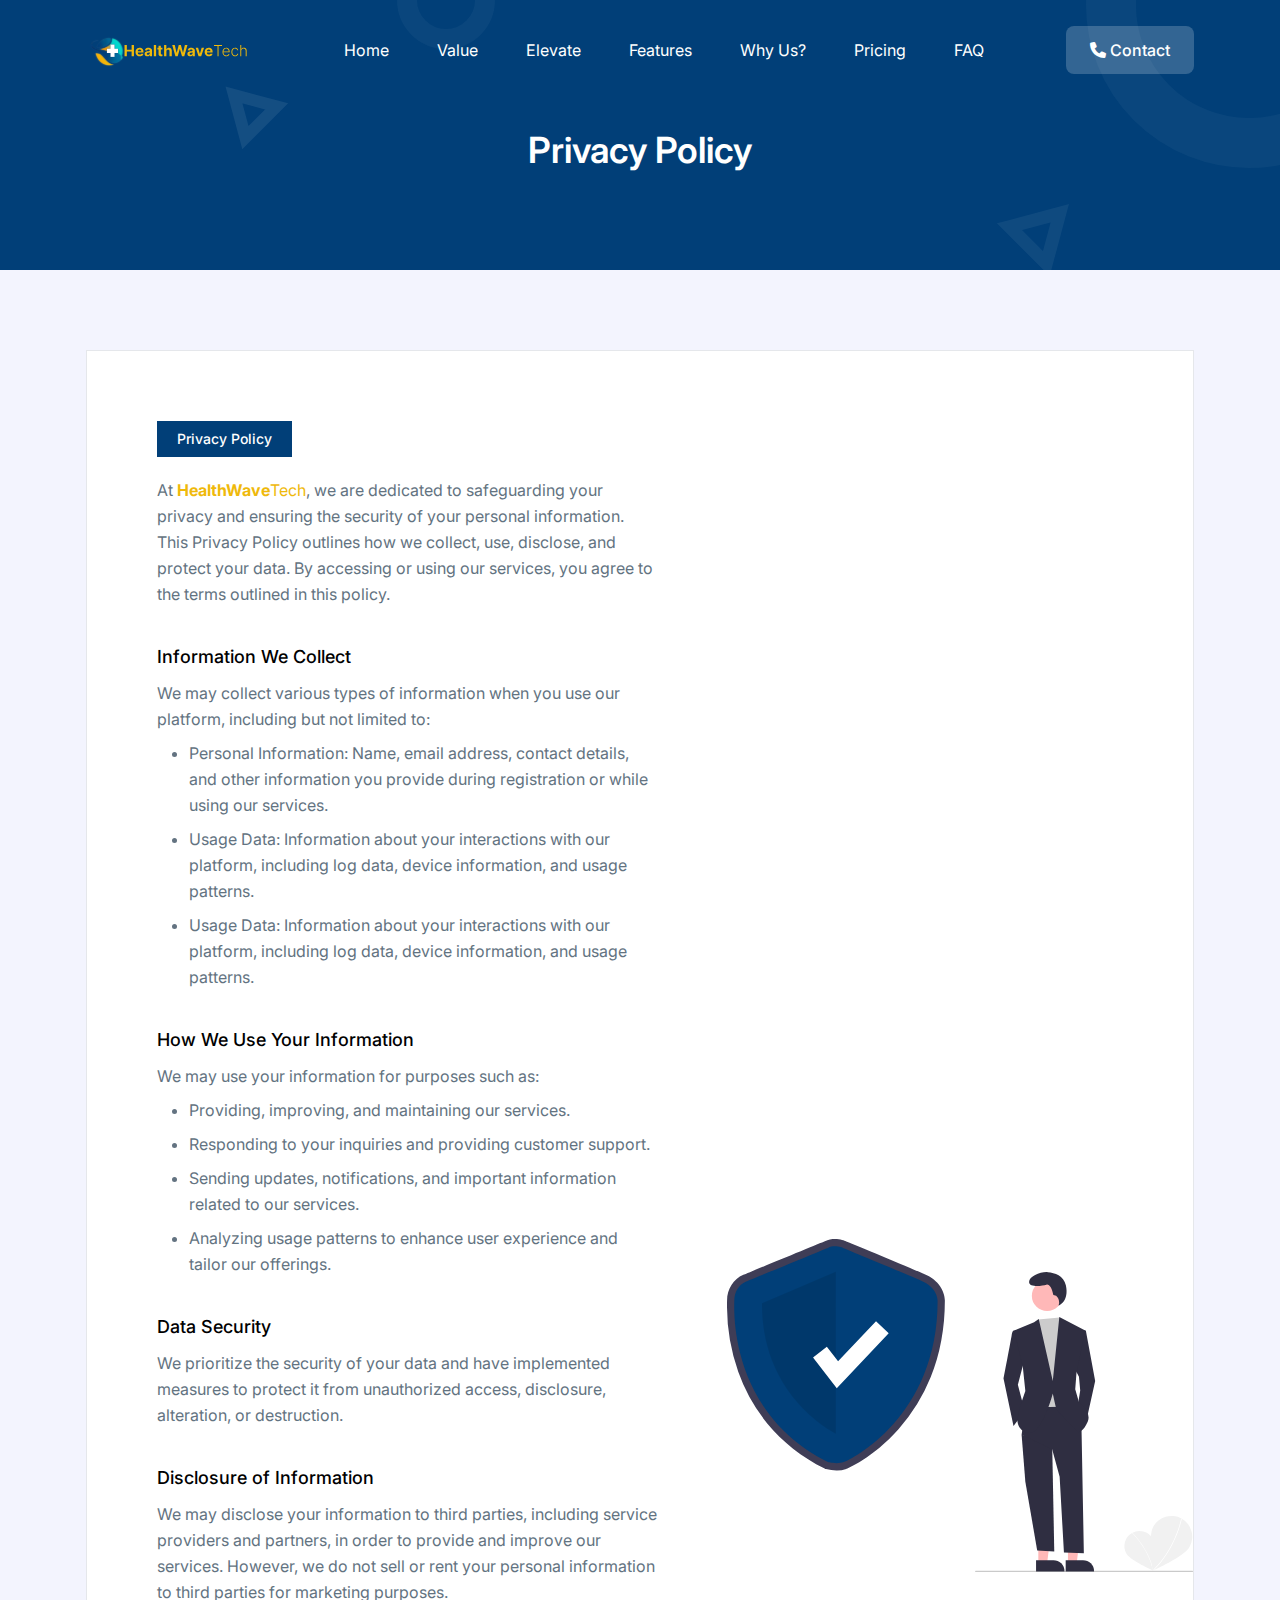
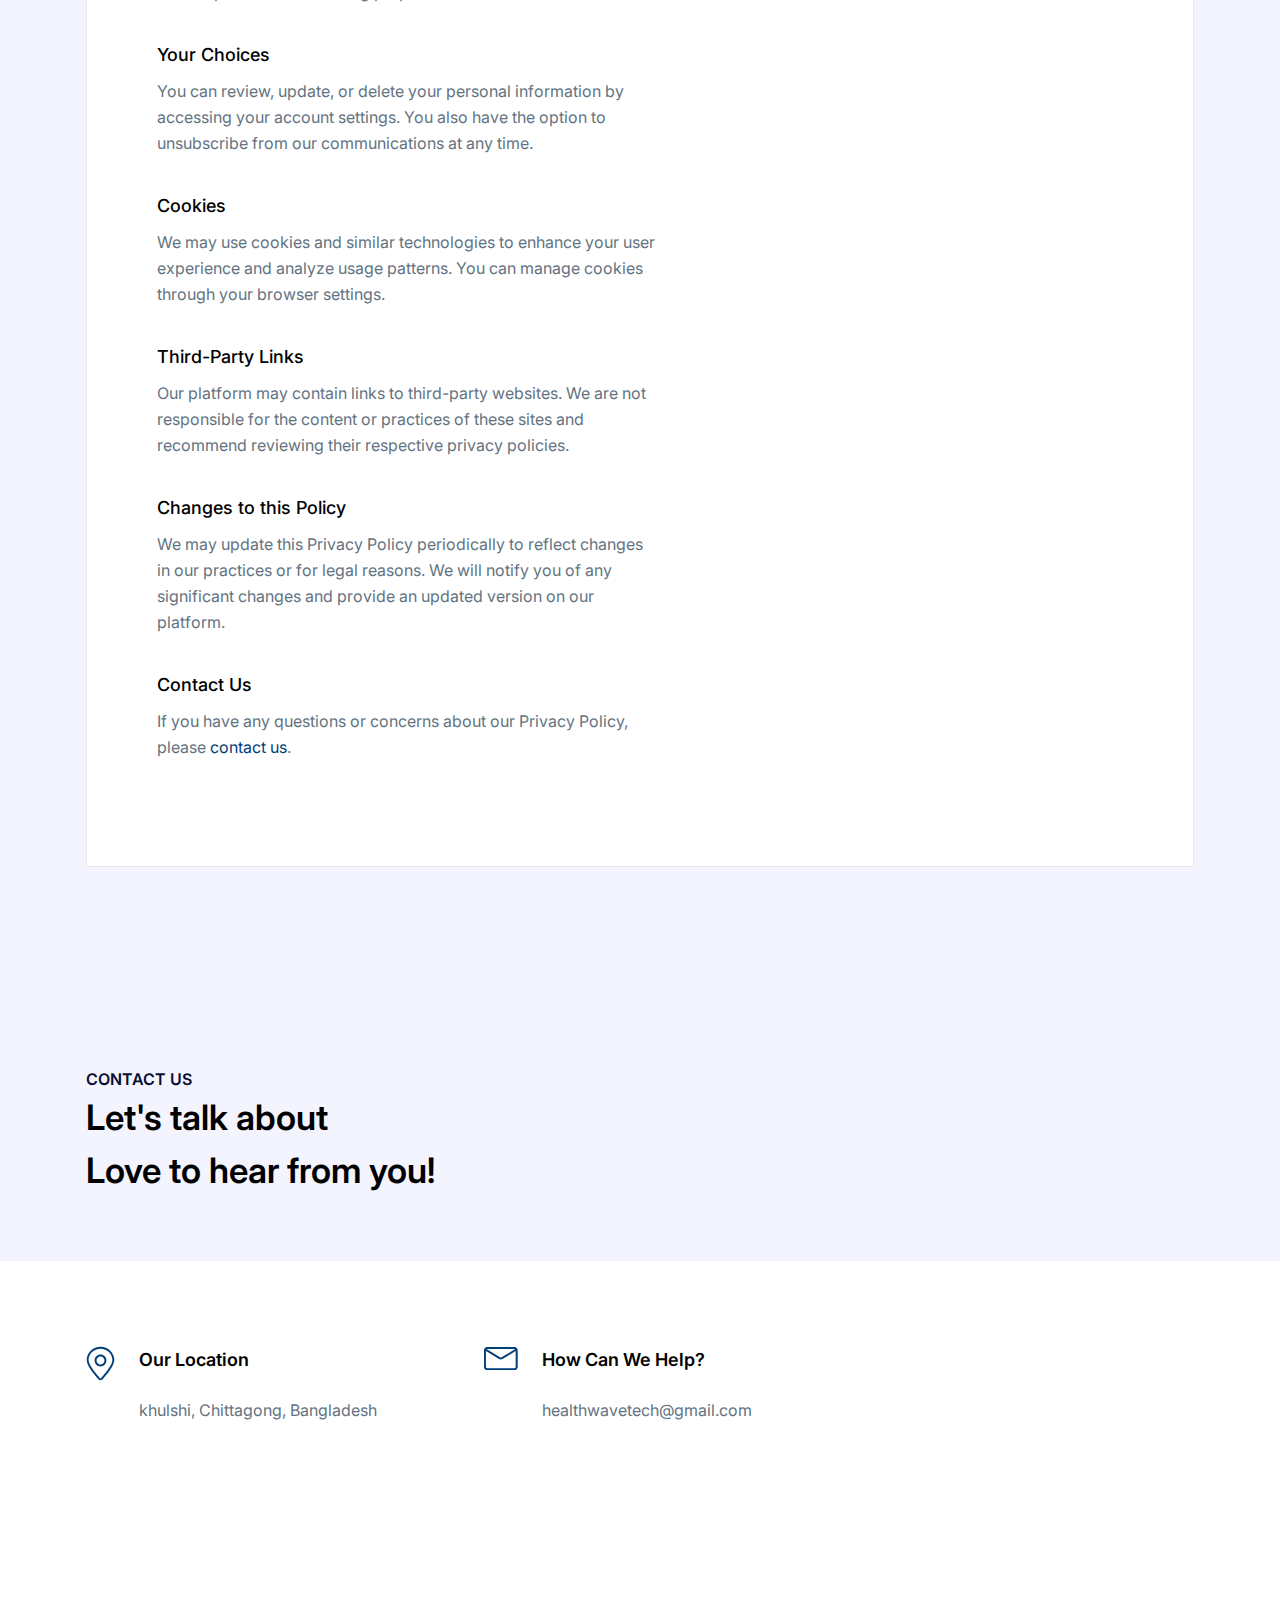
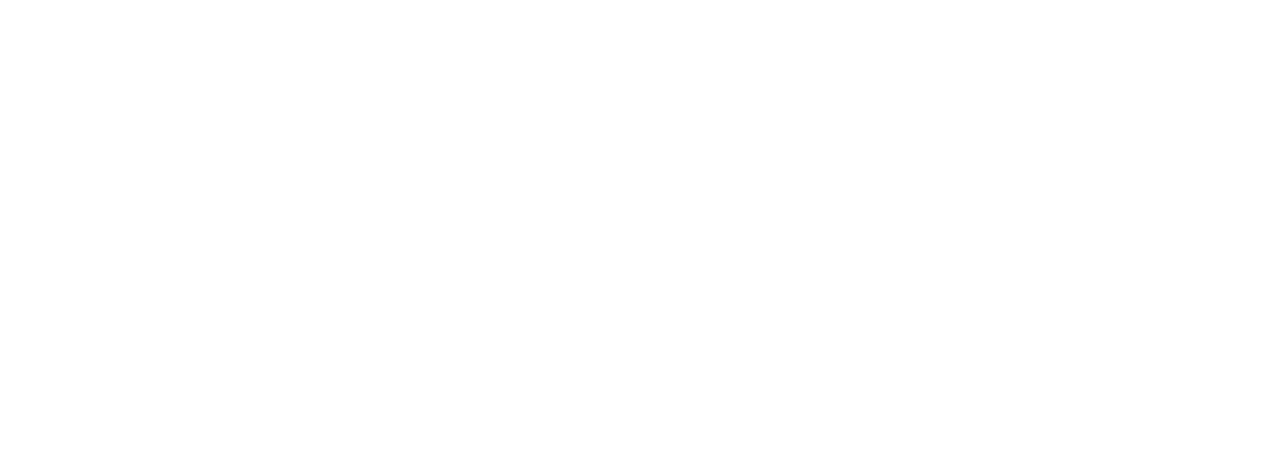
<file: privacy.html>
<!DOCTYPE html>
<html lang="en">
  <head>
    <meta charset="UTF-8" />
  <meta http-equiv="X-UA-Compatible" content="IE=edge" />
  <meta name="viewport" content="width=device-width, initial-scale=1.0" />
  <title>
    HealthWaveTech | Navigating Healthcare's Future with HealthWaveTech
  </title>
  <meta name="description"
    content="Discover the power of HealthWaveTech's Hospital Management Software. Streamline operations, enhance patient care, and boost efficiency. Get started today.">
  <meta name="keywords" content="hospital management, healthcare software, patient care, medical records, hospital administration, Hospital Management Software,
    Healthcare Solutions, Hospital Administration, Patient Care Software, Medical Records Management, Healthcare Automation
    HealthTech Innovations, Hospital Software Solutions, Healthcare Efficiency, Medical Data Security">
  <meta name="author" content="HealthWaveTech">
    <link rel="shortcut icon" href="assets/images/icon.png" type="image/x-icon" />
    <link rel="stylesheet" href="https://cdnjs.cloudflare.com/ajax/libs/font-awesome/6.0.0-beta3/css/all.min.css">
  
    <link rel="stylesheet" href="assets/css/animate.css" />
    <link rel="stylesheet" href="assets/css/custom.css">
    <link rel="stylesheet" href="assets/css/tailwind.css" />
  
    <!-- ==== WOW JS ==== -->
    <script src="assets/js/wow.min.js"></script>
    <script>
      new WOW().init();
    </script>
        <style>
            ol {
                list-style-type: decimal;
                padding-left: 2em;
            }
            .refund-process {
            list-style-type: disc;
            padding-left: 2em;
        }
        </style>
  </head>
  <body>
    <!-- ====== Navbar Section Start -->
    <div class="ud-header absolute top-0 left-0 z-40 flex w-full items-center bg-transparent">
      <div class="container">
        <div class="relative -mx-4 flex items-center justify-between">
          <div class="w-60 max-w-full px-4">
            <a href="index.html" class="navbar-logo block w-full py-5">
              <img src="assets/images/logo/logo.svg" alt="logo" class="header-logo w-full" />
            </a>
          </div>
          <div class="flex w-full items-center justify-between px-4">
            <div>
              <button id="navbarToggler"
                class="absolute right-4 top-1/2 block -translate-y-1/2 rounded-lg px-3 py-[6px] ring-primary focus:ring-2 lg:hidden">
                <span class="relative my-[6px] block h-[2px] w-[30px] bg-white"></span>
                <span class="relative my-[6px] block h-[2px] w-[30px] bg-white"></span>
                <span class="relative my-[6px] block h-[2px] w-[30px] bg-white"></span>
              </button>
              <nav id="navbarCollapse"
                class="absolute right-4 top-full hidden w-full max-w-[250px] rounded-lg bg-white py-5 shadow-lg lg:static lg:block lg:w-full lg:max-w-full lg:bg-transparent lg:py-0 lg:px-4 lg:shadow-none xl:px-6">
                <ul class="blcok lg:flex">
                  <li class="group relative">
                    <a href="index.html"
                      class="mx-8 flex py-2 text-base text-dark group-hover:text-primary lg:mr-0 lg:inline-flex lg:py-6 lg:px-0 lg:text-white lg:group-hover:text-white lg:group-hover:opacity-70">
                      Home
                    </a>
                  </li>
                  <li class="group relative">
                    <a href="index.html"
                      class="mx-8 flex py-2 text-base text-dark group-hover:text-primary lg:mr-0 lg:ml-7 lg:inline-flex lg:py-6 lg:px-0 lg:text-white lg:group-hover:text-white lg:group-hover:opacity-70 xl:ml-12">
                      Value
                    </a>
                  </li>
                  <li class="group relative">
                    <a href="index.html"
                      class="mx-8 flex py-2 text-base text-dark group-hover:text-primary lg:mr-0 lg:ml-7 lg:inline-flex lg:py-6 lg:px-0 lg:text-white lg:group-hover:text-white lg:group-hover:opacity-70 xl:ml-12">
                      Elevate
                    </a>
                  </li>
                  <li class="group relative">
                    <a href="index.html"
                      class="mx-8 flex py-2 text-base text-dark group-hover:text-primary lg:mr-0 lg:ml-7 lg:inline-flex lg:py-6 lg:px-0 lg:text-white lg:group-hover:text-white lg:group-hover:opacity-70 xl:ml-12">
                      Features
                    </a>
                  </li>
                  <li class="group relative">
                    <a href="index.html"
                      class="mx-8 flex py-2 text-base text-dark group-hover:text-primary lg:mr-0 lg:ml-7 lg:inline-flex lg:py-6 lg:px-0 lg:text-white lg:group-hover:text-white lg:group-hover:opacity-70 xl:ml-12">
                      Why Us?
                    </a>
                  </li>
                  <li class="group relative">
                    <a href="index.html"
                      class="mx-8 flex py-2 text-base text-dark group-hover:text-primary lg:mr-0 lg:ml-7 lg:inline-flex lg:py-6 lg:px-0 lg:text-white lg:group-hover:text-white lg:group-hover:opacity-70 xl:ml-12">
                      Pricing
                    </a>
                  </li>
                  <li class="group relative">
                    <a href="index.html"
                      class="mx-8 flex py-2 text-base text-dark group-hover:text-primary lg:mr-0 lg:ml-7 lg:inline-flex lg:py-6 lg:px-0 lg:text-white lg:group-hover:text-white lg:group-hover:opacity-70 xl:ml-12">
                      FAQ
                    </a>
                  </li>
  
                </ul>
              </nav>
            </div>
            <div class="hidden justify-end pr-16 sm:flex lg:pr-0">
  
              <a href="#contact"
                class="signUpBtn rounded-lg bg-white bg-opacity-20 py-3 px-6 text-base font-medium text-white duration-300 ease-in-out hover:bg-opacity-100 hover:text-dark">
                <i class="fa-solid fa-phone"></i> Contact
              </a>
            </div>
          </div>
        </div>
      </div>
    </div>
    <!-- ====== Navbar Section End -->

    <!-- ====== Banner Section Start -->
    <div
      class="relative z-10 overflow-hidden bg-primary pt-[120px] pb-[100px] md:pt-[130px] lg:pt-[160px]"
    >
      <div class="container">
        <div class="-mx-4 flex flex-wrap items-center">
          <div class="w-full px-4">
            <div class="text-center">
              <h1 class="text-4xl font-semibold text-white">Privacy Policy

              </h1>
            </div>
          </div>
        </div>
      </div>
      <div>
        <span class="absolute top-0 left-0 z-[-1]">
          <svg
            width="495"
            height="470"
            viewBox="0 0 495 470"
            fill="none"
            xmlns="http://www.w3.org/2000/svg"
          >
            <circle
              cx="55"
              cy="442"
              r="138"
              stroke="white"
              stroke-opacity="0.04"
              stroke-width="50"
            />
            <circle
              cx="446"
              r="39"
              stroke="white"
              stroke-opacity="0.04"
              stroke-width="20"
            />
            <path
              d="M245.406 137.609L233.985 94.9852L276.609 106.406L245.406 137.609Z"
              stroke="white"
              stroke-opacity="0.08"
              stroke-width="12"
            />
          </svg>
        </span>
        <span class="absolute top-0 right-0 z-[-1]">
          <svg
            width="493"
            height="470"
            viewBox="0 0 493 470"
            fill="none"
            xmlns="http://www.w3.org/2000/svg"
          >
            <circle
              cx="462"
              cy="5"
              r="138"
              stroke="white"
              stroke-opacity="0.04"
              stroke-width="50"
            />
            <circle
              cx="49"
              cy="470"
              r="39"
              stroke="white"
              stroke-opacity="0.04"
              stroke-width="20"
            />
            <path
              d="M222.393 226.701L272.808 213.192L259.299 263.607L222.393 226.701Z"
              stroke="white"
              stroke-opacity="0.06"
              stroke-width="13"
            />
          </svg>
        </span>
      </div>
    </div>
    <!-- ====== Banner Section End -->

    <!-- ====== About Section Start -->
    <section
      id="about"
      class="bg-[#f3f4fe] pt-20 pb-20 lg:pt-[120px] lg:pb-[120px]"
    >
      <div class="container">
        <div class="wow fadeInUp bg-white" data-wow-delay=".2s">
          <div class="-mx-4 flex flex-wrap">
            <div class="w-full px-4">
              <div
                class="items-center justify-between overflow-hidden border lg:flex"
              >
                <div
                  class="w-full py-12 px-7 sm:px-12 md:p-16 lg:max-w-[565px] lg:py-9 lg:px-16 xl:max-w-[640px] xl:p-[70px]"
                >
                  <span
                    class="mb-5 inline-block bg-primary py-2 px-5 text-sm font-medium text-white"
                  >
                  Privacy Policy
                  </span>
           
                  <p class="mb-9 text-base leading-relaxed text-body-color">
                    At <span class="font-bold icon-color">HealthWave</span><span class="font-normal icon-color">Tech</span>,
                    we are dedicated to safeguarding your privacy and ensuring the security of your personal information. This Privacy Policy outlines how we collect, use, disclose, and protect your data. By accessing or using our services, you agree to the terms outlined in this policy.
                  </p>
                  <h3 class="other-headline">Information We Collect

                  </h3>

                  <p class="mb-2 text-base leading-relaxed text-body-color">
                    We may collect various types of information when you use our platform, including but not limited to:                  </p>
                  <ul class="refund-process">
                      <li class="mb-2 text-base leading-relaxed text-body-color">Personal Information: Name, email address, contact details, and other information you provide during registration or while using our services.
                    </li>
                      <li class="mb-2 text-base leading-relaxed text-body-color">Usage Data: Information about your interactions with our platform, including log data, device information, and usage patterns.
                    </li>
                      <li class="mb-9 text-base leading-relaxed text-body-color">Usage Data: Information about your interactions with our platform, including log data, device information, and usage patterns.
                    </li>
                  </ul>
                   <h3 class="other-headline">
                    How We Use Your Information
                   </h3>
                   <p class="mb-2 text-base leading-relaxed text-body-color">
                    We may use your information for purposes such as:
                   </p>
                
                  <ul class="refund-process">
                    <li class="mb-2 text-base leading-relaxed text-body-color">
                        Providing, improving, and maintaining our services.

                    </li>
                    <li class="mb-2 text-base leading-relaxed text-body-color">
                        Responding to your inquiries and providing customer support.

                    </li>
                    <li class="mb-2 text-base leading-relaxed text-body-color">
                        Sending updates, notifications, and important information related to our services.

                    </li>
                    <li class="mb-9 text-base leading-relaxed text-body-color">
                        Analyzing usage patterns to enhance user experience and tailor our offerings.

                    </li>
                  </ul>
                  <h3 class="other-headline">
                    Data Security
                  </h3>
                  <p class="mb-9 text-base leading-relaxed text-body-color">
                    We prioritize the security of your data and have implemented measures to protect it from unauthorized access, disclosure, alteration, or destruction.
                  </p>
                  <h3 class="other-headline">
                    Disclosure of Information
                  </h3>
                  <p class="mb-9 text-base leading-relaxed text-body-color">
                    We may disclose your information to third parties, including service providers and partners, in order to provide and improve our services. However, we do not sell or rent your personal information to third parties for marketing purposes.
                  </p>
                  <h3 class="other-headline">
                    Your Choices
                  </h3>
                  <p class="mb-9 text-base leading-relaxed text-body-color">
                    You can review, update, or delete your personal information by accessing your account settings. You also have the option to unsubscribe from our communications at any time.
                  </p>
                  <h3 class="other-headline">
                    Cookies
                  </h3>
                  <p class="mb-9 text-base leading-relaxed text-body-color">
                    We may use cookies and similar technologies to enhance your user experience and analyze usage patterns. You can manage cookies through your browser settings.
                  </p>
                  <h3 class="other-headline">
                    Third-Party Links
                  </h3>
                  <p class="mb-9 text-base leading-relaxed text-body-color">
                    Our platform may contain links to third-party websites. We are not responsible for the content or practices of these sites and recommend reviewing their respective privacy policies.
                  </p>
                  <h3 class="other-headline">
                    Changes to this Policy
                  </h3>
                  <p class="mb-9 text-base leading-relaxed text-body-color">
                    We may update this Privacy Policy periodically to reflect changes in our practices or for legal reasons. We will notify you of any significant changes and provide an updated version on our platform.
                  </p>
                  <h3 class="other-headline">
                    Contact Us
                  </h3>
                  <p class="mb-9 text-base leading-relaxed text-body-color">
                    If you have any questions or concerns about our Privacy Policy, please <a class="text-primary font-normal" href="#contact">contact us</a>.
                  </p>
                </div>
                <div class="text-center">
                  <div class="relative z-10 inline-block">
                    <img
                      src="assets/images/about/undraw_security_on_re_e491.svg"
                      alt="image"
                      class="mx-auto lg:ml-auto"
                    />
                  </div>
                </div>
              </div>
            </div>
          </div>
        </div>
      </div>
    </section>
    <!-- ====== About Section End -->

  <!-- ====== Contact Start ====== -->
  <section id="contact" class="relative py-20 md:py-[120px]">
    <div class="absolute top-0 left-0 z-[-1] h-1/2 w-full bg-[#f3f4fe] lg:h-[45%] xl:h-1/2"></div>
    <div class="container px-4">
      <div class="-mx-4 flex flex-wrap items-center">
        <div class="w-full px-4 lg:w-7/12 xl:w-8/12">
          <div class="ud-contact-content-wrapper">
            <div class="ud-contact-title mb-12 lg:mb-[150px]">
              <span class="mb-5 text-base font-semibold text-dark">
                CONTACT US
              </span>
              <h2 class="text-[35px] font-semibold">
                Let's talk about <br />
                Love to hear from you!
              </h2>
            </div>
            <div class="mb-12 flex flex-wrap justify-between lg:mb-0">
              <div class="mb-8 flex w-[330px] max-w-full">
                <div class="mr-6 text-[32px] text-primary">
                  <svg width="29" height="35" viewBox="0 0 29 35" class="fill-current">
                    <path
                      d="M14.5 0.710938C6.89844 0.710938 0.664062 6.72656 0.664062 14.0547C0.664062 19.9062 9.03125 29.5859 12.6406 33.5234C13.1328 34.0703 13.7891 34.3437 14.5 34.3437C15.2109 34.3437 15.8672 34.0703 16.3594 33.5234C19.9688 29.6406 28.3359 19.9062 28.3359 14.0547C28.3359 6.67188 22.1016 0.710938 14.5 0.710938ZM14.9375 32.2109C14.6641 32.4844 14.2812 32.4844 14.0625 32.2109C11.3828 29.3125 2.57812 19.3594 2.57812 14.0547C2.57812 7.71094 7.9375 2.625 14.5 2.625C21.0625 2.625 26.4219 7.76562 26.4219 14.0547C26.4219 19.3594 17.6172 29.2578 14.9375 32.2109Z" />
                    <path
                      d="M14.5 8.58594C11.2734 8.58594 8.59375 11.2109 8.59375 14.4922C8.59375 17.7188 11.2187 20.3984 14.5 20.3984C17.7812 20.3984 20.4062 17.7734 20.4062 14.4922C20.4062 11.2109 17.7266 8.58594 14.5 8.58594ZM14.5 18.4297C12.3125 18.4297 10.5078 16.625 10.5078 14.4375C10.5078 12.25 12.3125 10.4453 14.5 10.4453C16.6875 10.4453 18.4922 12.25 18.4922 14.4375C18.4922 16.625 16.6875 18.4297 14.5 18.4297Z" />
                  </svg>
                </div>
                <div>
                  <h5 class="mb-6 text-lg font-semibold">Our Location</h5>
                  <p class="text-base text-body-color">
                    khulshi, Chittagong, Bangladesh                  </p>
                  </p>
                </div>
              </div>
              <div class="mb-8 flex w-[330px] max-w-full">
                <div class="mr-6 text-[32px] text-primary">
                  <svg width="34" height="25" viewBox="0 0 34 25" class="fill-current">
                    <path
                      d="M30.5156 0.960938H3.17188C1.42188 0.960938 0 2.38281 0 4.13281V20.9219C0 22.6719 1.42188 24.0938 3.17188 24.0938H30.5156C32.2656 24.0938 33.6875 22.6719 33.6875 20.9219V4.13281C33.6875 2.38281 32.2656 0.960938 30.5156 0.960938ZM30.5156 2.875C30.7891 2.875 31.0078 2.92969 31.2266 3.09375L17.6094 11.3516C17.1172 11.625 16.5703 11.625 16.0781 11.3516L2.46094 3.09375C2.67969 2.98438 2.89844 2.875 3.17188 2.875H30.5156ZM30.5156 22.125H3.17188C2.51562 22.125 1.91406 21.5781 1.91406 20.8672V5.00781L15.0391 12.9922C15.5859 13.3203 16.1875 13.4844 16.7891 13.4844C17.3906 13.4844 17.9922 13.3203 18.5391 12.9922L31.6641 5.00781V20.8672C31.7734 21.5781 31.1719 22.125 30.5156 22.125Z" />
                  </svg>
                </div>
                <div>
                  <h5 class="mb-6 text-lg font-semibold">How Can We Help?</h5>
                  <p class="text-base text-body-color">healthwavetech@gmail.com</p>
                  
                </div>
              </div>
            </div>
          </div>
        </div>
        <div class="w-full px-4 lg:w-5/12 xl:w-4/12">
          <div
            class="wow fadeInUp rounded-lg bg-white py-10 px-8 shadow-testimonial sm:py-12 sm:px-10 md:p-[60px] lg:p-10 lg:py-12 lg:px-10 2xl:p-[60px]"
            data-wow-delay=".2s">
            <h3 class="mb-8 text-2xl font-semibold md:text-[26px]">
              Contact Us
            </h3>
            <div class="mb-6">
              <a style="font-size: large;" href="https://wa.me/your_whatsapp_number"
                class="block text-xs text-dark hover:underline" target="_blank" rel="noopener noreferrer">
                <i class="fab fa-whatsapp" style="color: #013f78;"></i>
                WhatsApp
              </a>
            </div>
            <div class="mb-6">
              <a style="font-size: large;" href="https://www.linkedin.com/in/your_linkedin_profile"
                class="block text-xs text-dark hover:underline" target="_blank" rel="noopener noreferrer">
                <i class="fa-brands fa-linkedin" style="color: #013f78;"></i>    
                            LinkedIn
              </a>
            </div>
            <div class="mb-6">
              <a style="font-size: large;" href="mailto:your.email@gmail.com"
                class="block text-xs text-dark hover:underline" target="_blank" rel="noopener noreferrer">
                <i class="far fa-envelope" style="color: #013f78;"></i>
                Email
              </a>
            </div>
            <div class="mb-6">
              <a style="font-size: large; display: flex; align-items: flex-end;" href="https://twitter.com/your_twitter_handle"
                 class="block text-xs text-dark hover:underline" target="_blank" rel="noopener noreferrer">
                 <svg xmlns="http://www.w3.org/2000/svg" height="1em" viewBox="0 0 512 512" style="fill: #013f78;"><!--! Font Awesome Free 6.4.2 by @fontawesome - https://fontawesome.com License - https://fontawesome.com/license (Commercial License) Copyright 2023 Fonticons, Inc. --><path d="M389.2 48h70.6L305.6 224.2 487 464H345L233.7 318.6 106.5 464H35.8L200.7 275.5 26.8 48H172.4L272.9 180.9 389.2 48zM364.4 421.8h39.1L151.1 88h-42L364.4 421.8z"/></svg>                  <span style="margin-left: 5px;">X</span>
              </a>
          </div>
          
            
          </div>
        </div>

      </div>
    </div>
  </section>
  <!-- ====== Contact End ====== -->

  <!-- ====== Footer Section Start -->
  <footer class="wow fadeInUp relative z-10 bg-black pt-20 lg:pt-[120px]" data-wow-delay=".15s">
    <div class="container">
      <div class="-mx-4 flex flex-wrap">
        <div class="w-full px-4 sm:w-1/2 md:w-1/2 lg:w-4/12 xl:w-3/12">
          <div class="mb-10 w-full">
            <a href="javascript:void(0)" class="mb-6 inline-block max-w-[160px]">
              <img src="assets/images/logo/logo-white.svg" alt="logo" class="max-w-full" />
            </a>
            <p class="mb-7 text-base text-[#f3f4fe]">
              Navigating Healthcare's Future with HealthWaveTech
            </p>
            <div class="-mx-3 flex items-center">
              <a href="https://wa.me/8801791722147" target="_blank" class="px-3 text-[#dddddd] hover:text-white">
                <svg xmlns="http://www.w3.org/2000/svg" height="1em" viewBox="0 0 448 512"  style="fill: #ffffff;"><!--! Font Awesome Free 6.4.2 by @fontawesome - https://fontawesome.com License - https://fontawesome.com/license (Commercial License) Copyright 2023 Fonticons, Inc. --><path d="M380.9 97.1C339 55.1 283.2 32 223.9 32c-122.4 0-222 99.6-222 222 0 39.1 10.2 77.3 29.6 111L0 480l117.7-30.9c32.4 17.7 68.9 27 106.1 27h.1c122.3 0 224.1-99.6 224.1-222 0-59.3-25.2-115-67.1-157zm-157 341.6c-33.2 0-65.7-8.9-94-25.7l-6.7-4-69.8 18.3L72 359.2l-4.4-7c-18.5-29.4-28.2-63.3-28.2-98.2 0-101.7 82.8-184.5 184.6-184.5 49.3 0 95.6 19.2 130.4 54.1 34.8 34.9 56.2 81.2 56.1 130.5 0 101.8-84.9 184.6-186.6 184.6zm101.2-138.2c-5.5-2.8-32.8-16.2-37.9-18-5.1-1.9-8.8-2.8-12.5 2.8-3.7 5.6-14.3 18-17.6 21.8-3.2 3.7-6.5 4.2-12 1.4-32.6-16.3-54-29.1-75.5-66-5.7-9.8 5.7-9.1 16.3-30.3 1.8-3.7.9-6.9-.5-9.7-1.4-2.8-12.5-30.1-17.1-41.2-4.5-10.8-9.1-9.3-12.5-9.5-3.2-.2-6.9-.2-10.6-.2-3.7 0-9.7 1.4-14.8 6.9-5.1 5.6-19.4 19-19.4 46.3 0 27.3 19.9 53.7 22.6 57.4 2.8 3.7 39.1 59.7 94.8 83.8 35.2 15.2 49 16.5 66.6 13.9 10.7-1.6 32.8-13.4 37.4-26.4 4.6-13 4.6-24.1 3.2-26.4-1.3-2.5-5-3.9-10.5-6.6z"/></svg>
              </a>
              <a href="https://www.linkedin.com/in/h-rafi/" target="_blank" class="px-3 text-[#dddddd] hover:text-white">
                <svg xmlns="http://www.w3.org/2000/svg" height="1em" viewBox="0 0 448 512"  style="fill: #ffffff;"><!--! Font Awesome Free 6.4.2 by @fontawesome - https://fontawesome.com License - https://fontawesome.com/license (Commercial License) Copyright 2023 Fonticons, Inc. --><path d="M416 32H31.9C14.3 32 0 46.5 0 64.3v383.4C0 465.5 14.3 480 31.9 480H416c17.6 0 32-14.5 32-32.3V64.3c0-17.8-14.4-32.3-32-32.3zM135.4 416H69V202.2h66.5V416zm-33.2-243c-21.3 0-38.5-17.3-38.5-38.5S80.9 96 102.2 96c21.2 0 38.5 17.3 38.5 38.5 0 21.3-17.2 38.5-38.5 38.5zm282.1 243h-66.4V312c0-24.8-.5-56.7-34.5-56.7-34.6 0-39.9 27-39.9 54.9V416h-66.4V202.2h63.7v29.2h.9c8.9-16.8 30.6-34.5 62.9-34.5 67.2 0 79.7 44.3 79.7 101.9V416z"/></svg>
              </a>
              <a href="mailto:healthwavetech@gmail.com" target="_blank" class="px-3 text-[#dddddd] hover:text-white">
                <svg xmlns="http://www.w3.org/2000/svg" height="1em" viewBox="0 0 512 512"  style="fill: #ffffff;"><!--! Font Awesome Free 6.4.2 by @fontawesome - https://fontawesome.com License - https://fontawesome.com/license (Commercial License) Copyright 2023 Fonticons, Inc. --><path d="M64 112c-8.8 0-16 7.2-16 16v22.1L220.5 291.7c20.7 17 50.4 17 71.1 0L464 150.1V128c0-8.8-7.2-16-16-16H64zM48 212.2V384c0 8.8 7.2 16 16 16H448c8.8 0 16-7.2 16-16V212.2L322 328.8c-38.4 31.5-93.7 31.5-132 0L48 212.2zM0 128C0 92.7 28.7 64 64 64H448c35.3 0 64 28.7 64 64V384c0 35.3-28.7 64-64 64H64c-35.3 0-64-28.7-64-64V128z"/></svg>
              </a>
              <a href="https://twitter.com/h__rafi" target="_blank" class="px-3 text-[#dddddd] hover:text-white">
              
                <svg xmlns="http://www.w3.org/2000/svg" height="1em" viewBox="0 0 512 512"  style="fill: #ffffff;"><!--! Font Awesome Free 6.4.2 by @fontawesome - https://fontawesome.com License - https://fontawesome.com/license (Commercial License) Copyright 2023 Fonticons, Inc. --><path d="M389.2 48h70.6L305.6 224.2 487 464H345L233.7 318.6 106.5 464H35.8L200.7 275.5 26.8 48H172.4L272.9 180.9 389.2 48zM364.4 421.8h39.1L151.1 88h-42L364.4 421.8z"/></svg>
              </a>
            </div>
          </div>
        </div>
        <div class="w-full px-4 sm:w-1/2 md:w-1/2 lg:w-2/12 xl:w-2/12">
          <div class="mb-10 w-full">
            <h4 class="mb-9 text-lg font-semibold text-white"></h4>
            <ul>
              <li>
                <a href="index.html"
                  class="mb-2 inline-block text-base leading-loose text-[#f3f4fe] hover:text-primary">
                  Home
                </a>
              </li>
              <li>
                <a href="index.html"
                  class="mb-2 inline-block text-base leading-loose text-[#f3f4fe] hover:text-primary">
                  Value
                </a>
              </li>
              <li>
                <a href="index.html"
                  class="mb-2 inline-block text-base leading-loose text-[#f3f4fe] hover:text-primary">
                  Elevate
                </a>
              </li>
              <li>
                <a href="index.html"
                  class="mb-2 inline-block text-base leading-loose text-[#f3f4fe] hover:text-primary">
                  Features
                </a>
              </li>
            </ul>
          </div>
        </div>
        <div class="w-full px-4 sm:w-1/2 md:w-1/2 lg:w-3/12 xl:w-2/12">
          <div class="mb-10 w-full">
            <h4 class="mb-9 text-lg font-semibold text-white"></h4>
            <ul>
              <li>
                <a href="index.html"
                  class="mb-2 inline-block text-base leading-loose text-[#f3f4fe] hover:text-primary">
                  Why Us?
                </a>
              </li>
              <li>
                <a href="index.html"
                  class="mb-2 inline-block text-base leading-loose text-[#f3f4fe] hover:text-primary">
                  Pricing
                </a>
              </li>
              <li>
                <a href="index.html"
                  class="mb-2 inline-block text-base leading-loose text-[#f3f4fe] hover:text-primary">
                  FAQ
                </a>
              </li>
              <li>
                <a href="refund.html"
                  class="mb-2 inline-block text-base leading-loose text-[#f3f4fe] hover:text-primary">
                  Refund policy
                </a>
              </li>
            </ul>
          </div>
        </div>
        <!-- <div class="w-full px-4 sm:w-1/2 md:w-1/2 lg:w-3/12 xl:w-2/12">
          <div class="mb-10 w-full">
            <h4 class="mb-9 text-lg font-semibold text-white">
              Our Products
            </h4>
            <ul>
              <li>
                <a href="javascript:void(0)"
                  class="mb-2 inline-block text-base leading-loose text-[#f3f4fe] hover:text-primary">
                  LineIcons
                </a>
              </li>
              <li>
                <a href="javascript:void(0)"
                  class="mb-2 inline-block text-base leading-loose text-[#f3f4fe] hover:text-primary">
                  Ecommerce HTML
                </a>
              </li>
              <li>
                <a href="javascript:void(0)"
                  class="mb-2 inline-block text-base leading-loose text-[#f3f4fe] hover:text-primary">
                  Ayro UI
                </a>
              </li>
              <li>
                <a href="javascript:void(0)"
                  class="mb-2 inline-block text-base leading-loose text-[#f3f4fe] hover:text-primary">
                  PlainAdmin
                </a>
              </li>
            </ul>
          </div>
        </div> -->
        <!-- <div class="w-full px-4 md:w-2/3 lg:w-6/12 xl:w-3/12">
          <div class="mb-10 w-full">
            <h4 class="mb-9 text-lg font-semibold text-white">Partners</h4>
            <ul class="flex flex-wrap items-center">
              <li>
                <a href="https://tailgrids.com" rel="nofollow noopner" target="_blank"
                  class="mb-6 mr-5 block max-w-[120px] xl:max-w-[100px] 2xl:max-w-[120px]">
                  <img src="assets/images/footer/brands/tailgrids.svg" alt="tailgrids" />
                </a>
              </li>
              <li>
                <a href="https://ayroui.com" rel="nofollow noopner" target="_blank"
                  class="mb-6 mr-5 block max-w-[120px] xl:max-w-[100px] 2xl:max-w-[120px]">
                  <img src="assets/images/footer/brands/ayroui.svg" alt="ayroui" />
                </a>
              </li>
              <li>
                <a href="https://ecommercehtml.com" rel="nofollow noopner" target="_blank"
                  class="mb-6 mr-5 block max-w-[120px] xl:max-w-[100px] 2xl:max-w-[120px]">
                  <img src="assets/images/footer/brands/ecommerce-html.svg" alt="ecommerce-html" />
                </a>
              </li>
              <li>
                <a href="https://graygrids.com" rel="nofollow noopner" target="_blank"
                  class="mb-6 mr-5 block max-w-[120px] xl:max-w-[100px] 2xl:max-w-[120px]">
                  <img src="assets/images/footer/brands/graygrids.svg" alt="graygrids" />
                </a>
              </li>
              <li>
                <a href="https://lineicons.com" rel="nofollow noopner" target="_blank"
                  class="mb-6 mr-5 block max-w-[120px] xl:max-w-[100px] 2xl:max-w-[120px]">
                  <img src="assets/images/footer/brands/lineicons.svg" alt="lineicons" />
                </a>
              </li>
              <li>
                <a href="https://uideck.com" rel="nofollow noopner" target="_blank"
                  class="mb-6 mr-5 block max-w-[120px] xl:max-w-[100px] 2xl:max-w-[120px]">
                  <img src="assets/images/footer/brands/uideck.svg" alt="uideck" />
                </a>
              </li>
            </ul>
          </div>
        </div> -->
      </div>
    </div>

    <div class="mt-12 border-t border-opacity-40 py-8 lg:mt-[60px]">
      <div class="container">
        <div class="-mx-4 flex flex-wrap">
            <div class="w-full px-4 md:w-2/3 lg:w-1/2">
              <div class="my-1">
                <div class="-mx-3 flex items-center justify-center md:justify-start">
                  <a href="privacy.html" class="px-3 text-base text-[#f3f4fe] hover:text-primary">
                    Privacy policy
                  </a>
                  <a href="legal-notice.html" class="px-3 text-base text-[#f3f4fe] hover:text-primary">
                    Legal notice
                  </a>
                  <a href="terms-condition.html" class="px-3 text-base text-[#f3f4fe] hover:text-primary">
                    Terms of service
                  </a>
                  <a href="about.html" class="px-3 text-base text-[#f3f4fe] hover:text-primary">
                    About Us
                  </a>
                </div>
              </div>
            </div>
            <!-- <div class="w-full px-4 md:w-1/3 lg:w-1/2">
              <div class="my-1 flex justify-center md:justify-end">
                <p class="text-base text-[#f3f4fe]">
                  Designed and Developed by
                  <a href="https://tailgrids.com" rel="nofollow noopner" target="_blank"
                    class="text-primary hover:underline">
                    TailGrids and UIdeck
                  </a>
                </p>
              </div>
            </div> -->
                 <div class="w-full px-4 md:w-1/3 lg:w-1/2">
              <div class="my-1 flex justify-center md:justify-end">
                <p class="text-base text-[#f3f4fe]">
                  Copyright © 2023 
                    <a href="#" onclick="return false;" rel="nofollow noopner" target="_blank"
                    class="text-primary hover:underline">
                    <span class="font-bold icon-color">HealthWave</span><span class="font-normal icon-color">Tech</span>
                  </a>
                </p>
              </div>
            </div>
          </div>
      </div>
    </div>

    <div>
      <span class="absolute left-0 top-0 z-[-1]">
        <img src="assets/images/footer/shape-1.svg" alt="" />
      </span>

      <span class="absolute bottom-0 right-0 z-[-1]">
        <img src="assets/images/footer/shape-3.svg" alt="" />
      </span>

      <span class="absolute top-0 right-0 z-[-1]">
        <svg width="102" height="102" viewBox="0 0 102 102" fill="none" xmlns="http://www.w3.org/2000/svg">
          <path
            d="M1.8667 33.1956C2.89765 33.1956 3.7334 34.0318 3.7334 35.0633C3.7334 36.0947 2.89765 36.9309 1.8667 36.9309C0.835744 36.9309 4.50645e-08 36.0947 0 35.0633C-4.50645e-08 34.0318 0.835744 33.1956 1.8667 33.1956Z"
            fill="white" fill-opacity="0.08"></path>
          <path
            d="M18.2939 33.1956C19.3249 33.1956 20.1606 34.0318 20.1606 35.0633C20.1606 36.0947 19.3249 36.9309 18.2939 36.9309C17.263 36.9309 16.4272 36.0947 16.4272 35.0633C16.4272 34.0318 17.263 33.1956 18.2939 33.1956Z"
            fill="white" fill-opacity="0.08"></path>
          <path
            d="M34.7209 33.195C35.7519 33.195 36.5876 34.0311 36.5876 35.0626C36.5876 36.0941 35.7519 36.9303 34.7209 36.9303C33.69 36.9303 32.8542 36.0941 32.8542 35.0626C32.8542 34.0311 33.69 33.195 34.7209 33.195Z"
            fill="white" fill-opacity="0.08"></path>
          <path
            d="M50.9341 33.195C51.965 33.195 52.8008 34.0311 52.8008 35.0626C52.8008 36.0941 51.965 36.9303 50.9341 36.9303C49.9031 36.9303 49.0674 36.0941 49.0674 35.0626C49.0674 34.0311 49.9031 33.195 50.9341 33.195Z"
            fill="white" fill-opacity="0.08"></path>
          <path
            d="M1.8667 16.7605C2.89765 16.7605 3.7334 17.5966 3.7334 18.6281C3.7334 19.6596 2.89765 20.4957 1.8667 20.4957C0.835744 20.4957 4.50645e-08 19.6596 0 18.6281C-4.50645e-08 17.5966 0.835744 16.7605 1.8667 16.7605Z"
            fill="white" fill-opacity="0.08"></path>
          <path
            d="M18.2939 16.7605C19.3249 16.7605 20.1606 17.5966 20.1606 18.6281C20.1606 19.6596 19.3249 20.4957 18.2939 20.4957C17.263 20.4957 16.4272 19.6596 16.4272 18.6281C16.4272 17.5966 17.263 16.7605 18.2939 16.7605Z"
            fill="white" fill-opacity="0.08"></path>
          <path
            d="M34.7209 16.7605C35.7519 16.7605 36.5876 17.5966 36.5876 18.6281C36.5876 19.6596 35.7519 20.4957 34.7209 20.4957C33.69 20.4957 32.8542 19.6596 32.8542 18.6281C32.8542 17.5966 33.69 16.7605 34.7209 16.7605Z"
            fill="white" fill-opacity="0.08"></path>
          <path
            d="M50.9341 16.7605C51.965 16.7605 52.8008 17.5966 52.8008 18.6281C52.8008 19.6596 51.965 20.4957 50.9341 20.4957C49.9031 20.4957 49.0674 19.6596 49.0674 18.6281C49.0674 17.5966 49.9031 16.7605 50.9341 16.7605Z"
            fill="white" fill-opacity="0.08"></path>
          <path
            d="M1.8667 0.324951C2.89765 0.324951 3.7334 1.16115 3.7334 2.19261C3.7334 3.22408 2.89765 4.06024 1.8667 4.06024C0.835744 4.06024 4.50645e-08 3.22408 0 2.19261C-4.50645e-08 1.16115 0.835744 0.324951 1.8667 0.324951Z"
            fill="white" fill-opacity="0.08"></path>
          <path
            d="M18.2939 0.324951C19.3249 0.324951 20.1606 1.16115 20.1606 2.19261C20.1606 3.22408 19.3249 4.06024 18.2939 4.06024C17.263 4.06024 16.4272 3.22408 16.4272 2.19261C16.4272 1.16115 17.263 0.324951 18.2939 0.324951Z"
            fill="white" fill-opacity="0.08"></path>
          <path
            d="M34.7209 0.325302C35.7519 0.325302 36.5876 1.16147 36.5876 2.19293C36.5876 3.2244 35.7519 4.06056 34.7209 4.06056C33.69 4.06056 32.8542 3.2244 32.8542 2.19293C32.8542 1.16147 33.69 0.325302 34.7209 0.325302Z"
            fill="white" fill-opacity="0.08"></path>
          <path
            d="M50.9341 0.325302C51.965 0.325302 52.8008 1.16147 52.8008 2.19293C52.8008 3.2244 51.965 4.06056 50.9341 4.06056C49.9031 4.06056 49.0674 3.2244 49.0674 2.19293C49.0674 1.16147 49.9031 0.325302 50.9341 0.325302Z"
            fill="white" fill-opacity="0.08"></path>
          <path
            d="M66.9037 33.1956C67.9346 33.1956 68.7704 34.0318 68.7704 35.0633C68.7704 36.0947 67.9346 36.9309 66.9037 36.9309C65.8727 36.9309 65.037 36.0947 65.037 35.0633C65.037 34.0318 65.8727 33.1956 66.9037 33.1956Z"
            fill="white" fill-opacity="0.08"></path>
          <path
            d="M83.3307 33.1956C84.3616 33.1956 85.1974 34.0318 85.1974 35.0633C85.1974 36.0947 84.3616 36.9309 83.3307 36.9309C82.2997 36.9309 81.464 36.0947 81.464 35.0633C81.464 34.0318 82.2997 33.1956 83.3307 33.1956Z"
            fill="white" fill-opacity="0.08"></path>
          <path
            d="M99.7576 33.1956C100.789 33.1956 101.624 34.0318 101.624 35.0633C101.624 36.0947 100.789 36.9309 99.7576 36.9309C98.7266 36.9309 97.8909 36.0947 97.8909 35.0633C97.8909 34.0318 98.7266 33.1956 99.7576 33.1956Z"
            fill="white" fill-opacity="0.08"></path>
          <path
            d="M66.9037 16.7605C67.9346 16.7605 68.7704 17.5966 68.7704 18.6281C68.7704 19.6596 67.9346 20.4957 66.9037 20.4957C65.8727 20.4957 65.037 19.6596 65.037 18.6281C65.037 17.5966 65.8727 16.7605 66.9037 16.7605Z"
            fill="white" fill-opacity="0.08"></path>
          <path
            d="M83.3307 16.7605C84.3616 16.7605 85.1974 17.5966 85.1974 18.6281C85.1974 19.6596 84.3616 20.4957 83.3307 20.4957C82.2997 20.4957 81.464 19.6596 81.464 18.6281C81.464 17.5966 82.2997 16.7605 83.3307 16.7605Z"
            fill="white" fill-opacity="0.08"></path>
          <path
            d="M99.7576 16.7605C100.789 16.7605 101.624 17.5966 101.624 18.6281C101.624 19.6596 100.789 20.4957 99.7576 20.4957C98.7266 20.4957 97.8909 19.6596 97.8909 18.6281C97.8909 17.5966 98.7266 16.7605 99.7576 16.7605Z"
            fill="white" fill-opacity="0.08"></path>
          <path
            d="M66.9037 0.324966C67.9346 0.324966 68.7704 1.16115 68.7704 2.19261C68.7704 3.22408 67.9346 4.06024 66.9037 4.06024C65.8727 4.06024 65.037 3.22408 65.037 2.19261C65.037 1.16115 65.8727 0.324966 66.9037 0.324966Z"
            fill="white" fill-opacity="0.08"></path>
          <path
            d="M83.3307 0.324951C84.3616 0.324951 85.1974 1.16115 85.1974 2.19261C85.1974 3.22408 84.3616 4.06024 83.3307 4.06024C82.2997 4.06024 81.464 3.22408 81.464 2.19261C81.464 1.16115 82.2997 0.324951 83.3307 0.324951Z"
            fill="white" fill-opacity="0.08"></path>
          <path
            d="M99.7576 0.324951C100.789 0.324951 101.624 1.16115 101.624 2.19261C101.624 3.22408 100.789 4.06024 99.7576 4.06024C98.7266 4.06024 97.8909 3.22408 97.8909 2.19261C97.8909 1.16115 98.7266 0.324951 99.7576 0.324951Z"
            fill="white" fill-opacity="0.08"></path>
          <path
            d="M1.8667 82.2029C2.89765 82.2029 3.7334 83.039 3.7334 84.0705C3.7334 85.102 2.89765 85.9382 1.8667 85.9382C0.835744 85.9382 4.50645e-08 85.102 0 84.0705C-4.50645e-08 83.039 0.835744 82.2029 1.8667 82.2029Z"
            fill="white" fill-opacity="0.08"></path>
          <path
            d="M18.2939 82.2029C19.3249 82.2029 20.1606 83.039 20.1606 84.0705C20.1606 85.102 19.3249 85.9382 18.2939 85.9382C17.263 85.9382 16.4272 85.102 16.4272 84.0705C16.4272 83.039 17.263 82.2029 18.2939 82.2029Z"
            fill="white" fill-opacity="0.08"></path>
          <path
            d="M34.7209 82.2026C35.7519 82.2026 36.5876 83.0387 36.5876 84.0702C36.5876 85.1017 35.7519 85.9378 34.7209 85.9378C33.69 85.9378 32.8542 85.1017 32.8542 84.0702C32.8542 83.0387 33.69 82.2026 34.7209 82.2026Z"
            fill="white" fill-opacity="0.08"></path>
          <path
            d="M50.9341 82.2026C51.965 82.2026 52.8008 83.0387 52.8008 84.0702C52.8008 85.1017 51.965 85.9378 50.9341 85.9378C49.9031 85.9378 49.0674 85.1017 49.0674 84.0702C49.0674 83.0387 49.9031 82.2026 50.9341 82.2026Z"
            fill="white" fill-opacity="0.08"></path>
          <path
            d="M1.8667 65.7677C2.89765 65.7677 3.7334 66.6039 3.7334 67.6353C3.7334 68.6668 2.89765 69.503 1.8667 69.503C0.835744 69.503 4.50645e-08 68.6668 0 67.6353C-4.50645e-08 66.6039 0.835744 65.7677 1.8667 65.7677Z"
            fill="white" fill-opacity="0.08"></path>
          <path
            d="M18.2939 65.7677C19.3249 65.7677 20.1606 66.6039 20.1606 67.6353C20.1606 68.6668 19.3249 69.503 18.2939 69.503C17.263 69.503 16.4272 68.6668 16.4272 67.6353C16.4272 66.6039 17.263 65.7677 18.2939 65.7677Z"
            fill="white" fill-opacity="0.08"></path>
          <path
            d="M34.7209 65.7674C35.7519 65.7674 36.5876 66.6036 36.5876 67.635C36.5876 68.6665 35.7519 69.5027 34.7209 69.5027C33.69 69.5027 32.8542 68.6665 32.8542 67.635C32.8542 66.6036 33.69 65.7674 34.7209 65.7674Z"
            fill="white" fill-opacity="0.08"></path>
          <path
            d="M50.9341 65.7674C51.965 65.7674 52.8008 66.6036 52.8008 67.635C52.8008 68.6665 51.965 69.5027 50.9341 69.5027C49.9031 69.5027 49.0674 68.6665 49.0674 67.635C49.0674 66.6036 49.9031 65.7674 50.9341 65.7674Z"
            fill="white" fill-opacity="0.08"></path>
          <path
            d="M1.8667 98.2644C2.89765 98.2644 3.7334 99.1005 3.7334 100.132C3.7334 101.163 2.89765 102 1.8667 102C0.835744 102 4.50645e-08 101.163 0 100.132C-4.50645e-08 99.1005 0.835744 98.2644 1.8667 98.2644Z"
            fill="white" fill-opacity="0.08"></path>
          <path
            d="M1.8667 49.3322C2.89765 49.3322 3.7334 50.1684 3.7334 51.1998C3.7334 52.2313 2.89765 53.0675 1.8667 53.0675C0.835744 53.0675 4.50645e-08 52.2313 0 51.1998C-4.50645e-08 50.1684 0.835744 49.3322 1.8667 49.3322Z"
            fill="white" fill-opacity="0.08"></path>
          <path
            d="M18.2939 98.2644C19.3249 98.2644 20.1606 99.1005 20.1606 100.132C20.1606 101.163 19.3249 102 18.2939 102C17.263 102 16.4272 101.163 16.4272 100.132C16.4272 99.1005 17.263 98.2644 18.2939 98.2644Z"
            fill="white" fill-opacity="0.08"></path>
          <path
            d="M18.2939 49.3322C19.3249 49.3322 20.1606 50.1684 20.1606 51.1998C20.1606 52.2313 19.3249 53.0675 18.2939 53.0675C17.263 53.0675 16.4272 52.2313 16.4272 51.1998C16.4272 50.1684 17.263 49.3322 18.2939 49.3322Z"
            fill="white" fill-opacity="0.08"></path>
          <path
            d="M34.7209 98.2647C35.7519 98.2647 36.5876 99.1008 36.5876 100.132C36.5876 101.164 35.7519 102 34.7209 102C33.69 102 32.8542 101.164 32.8542 100.132C32.8542 99.1008 33.69 98.2647 34.7209 98.2647Z"
            fill="white" fill-opacity="0.08"></path>
          <path
            d="M50.9341 98.2647C51.965 98.2647 52.8008 99.1008 52.8008 100.132C52.8008 101.164 51.965 102 50.9341 102C49.9031 102 49.0674 101.164 49.0674 100.132C49.0674 99.1008 49.9031 98.2647 50.9341 98.2647Z"
            fill="white" fill-opacity="0.08"></path>
          <path
            d="M34.7209 49.3326C35.7519 49.3326 36.5876 50.1687 36.5876 51.2002C36.5876 52.2317 35.7519 53.0678 34.7209 53.0678C33.69 53.0678 32.8542 52.2317 32.8542 51.2002C32.8542 50.1687 33.69 49.3326 34.7209 49.3326Z"
            fill="white" fill-opacity="0.08"></path>
          <path
            d="M50.9341 49.3326C51.965 49.3326 52.8008 50.1687 52.8008 51.2002C52.8008 52.2317 51.965 53.0678 50.9341 53.0678C49.9031 53.0678 49.0674 52.2317 49.0674 51.2002C49.0674 50.1687 49.9031 49.3326 50.9341 49.3326Z"
            fill="white" fill-opacity="0.08"></path>
          <path
            d="M66.9037 82.2029C67.9346 82.2029 68.7704 83.0391 68.7704 84.0705C68.7704 85.102 67.9346 85.9382 66.9037 85.9382C65.8727 85.9382 65.037 85.102 65.037 84.0705C65.037 83.0391 65.8727 82.2029 66.9037 82.2029Z"
            fill="white" fill-opacity="0.08"></path>
          <path
            d="M83.3307 82.2029C84.3616 82.2029 85.1974 83.0391 85.1974 84.0705C85.1974 85.102 84.3616 85.9382 83.3307 85.9382C82.2997 85.9382 81.464 85.102 81.464 84.0705C81.464 83.0391 82.2997 82.2029 83.3307 82.2029Z"
            fill="white" fill-opacity="0.08"></path>
          <path
            d="M99.7576 82.2029C100.789 82.2029 101.624 83.039 101.624 84.0705C101.624 85.102 100.789 85.9382 99.7576 85.9382C98.7266 85.9382 97.8909 85.102 97.8909 84.0705C97.8909 83.039 98.7266 82.2029 99.7576 82.2029Z"
            fill="white" fill-opacity="0.08"></path>
          <path
            d="M66.9037 65.7674C67.9346 65.7674 68.7704 66.6036 68.7704 67.635C68.7704 68.6665 67.9346 69.5027 66.9037 69.5027C65.8727 69.5027 65.037 68.6665 65.037 67.635C65.037 66.6036 65.8727 65.7674 66.9037 65.7674Z"
            fill="white" fill-opacity="0.08"></path>
          <path
            d="M83.3307 65.7677C84.3616 65.7677 85.1974 66.6039 85.1974 67.6353C85.1974 68.6668 84.3616 69.503 83.3307 69.503C82.2997 69.503 81.464 68.6668 81.464 67.6353C81.464 66.6039 82.2997 65.7677 83.3307 65.7677Z"
            fill="white" fill-opacity="0.08"></path>
          <path
            d="M99.7576 65.7677C100.789 65.7677 101.624 66.6039 101.624 67.6353C101.624 68.6668 100.789 69.503 99.7576 69.503C98.7266 69.503 97.8909 68.6668 97.8909 67.6353C97.8909 66.6039 98.7266 65.7677 99.7576 65.7677Z"
            fill="white" fill-opacity="0.08"></path>
          <path
            d="M66.9037 98.2644C67.9346 98.2644 68.7704 99.1005 68.7704 100.132C68.7704 101.163 67.9346 102 66.9037 102C65.8727 102 65.037 101.163 65.037 100.132C65.037 99.1005 65.8727 98.2644 66.9037 98.2644Z"
            fill="white" fill-opacity="0.08"></path>
          <path
            d="M66.9037 49.3322C67.9346 49.3322 68.7704 50.1684 68.7704 51.1998C68.7704 52.2313 67.9346 53.0675 66.9037 53.0675C65.8727 53.0675 65.037 52.2313 65.037 51.1998C65.037 50.1684 65.8727 49.3322 66.9037 49.3322Z"
            fill="white" fill-opacity="0.08"></path>
          <path
            d="M83.3307 98.2644C84.3616 98.2644 85.1974 99.1005 85.1974 100.132C85.1974 101.163 84.3616 102 83.3307 102C82.2997 102 81.464 101.163 81.464 100.132C81.464 99.1005 82.2997 98.2644 83.3307 98.2644Z"
            fill="white" fill-opacity="0.08"></path>
          <path
            d="M83.3307 49.3322C84.3616 49.3322 85.1974 50.1684 85.1974 51.1998C85.1974 52.2313 84.3616 53.0675 83.3307 53.0675C82.2997 53.0675 81.464 52.2313 81.464 51.1998C81.464 50.1684 82.2997 49.3322 83.3307 49.3322Z"
            fill="white" fill-opacity="0.08"></path>
          <path
            d="M99.7576 98.2644C100.789 98.2644 101.624 99.1005 101.624 100.132C101.624 101.163 100.789 102 99.7576 102C98.7266 102 97.8909 101.163 97.8909 100.132C97.8909 99.1005 98.7266 98.2644 99.7576 98.2644Z"
            fill="white" fill-opacity="0.08"></path>
          <path
            d="M99.7576 49.3322C100.789 49.3322 101.624 50.1684 101.624 51.1998C101.624 52.2313 100.789 53.0675 99.7576 53.0675C98.7266 53.0675 97.8909 52.2313 97.8909 51.1998C97.8909 50.1684 98.7266 49.3322 99.7576 49.3322Z"
            fill="white" fill-opacity="0.08"></path>
        </svg>
      </span>
    </div>
  </footer>
  <!-- ====== Footer Section End -->

  <!-- ====== Back To Top Start -->
  <a href="javascript:void(0)"
    class="back-to-top fixed bottom-8 right-8 left-auto z-[999] hidden h-10 w-10 items-center justify-center rounded-md bg-primary text-white shadow-md transition duration-300 ease-in-out hover:bg-dark">
    <span class="mt-[6px] h-3 w-3 rotate-45 border-t border-l border-white"></span>
  </a>
  <!-- ====== Back To Top End -->

  <!-- ====== All Scripts -->

  <script src="assets/js/main.js"></script>
  <script>
    // ==== for menu scroll
    const pageLink = document.querySelectorAll(".ud-menu-scroll");

    pageLink.forEach((elem) => {
      elem.addEventListener("click", (e) => {
        e.preventDefault();
        document.querySelector(elem.getAttribute("href")).scrollIntoView({
          behavior: "smooth",
          offsetTop: 1 - 60,
        });
      });
    });

    // section menu active
    function onScroll(event) {
      const sections = document.querySelectorAll(".ud-menu-scroll");
      const scrollPos =
        window.pageYOffset ||
        document.documentElement.scrollTop ||
        document.body.scrollTop;

      for (let i = 0; i < sections.length; i++) {
        const currLink = sections[i];
        const val = currLink.getAttribute("href");
        const refElement = document.querySelector(val);
        const scrollTopMinus = scrollPos + 73;
        if (
          refElement.offsetTop <= scrollTopMinus &&
          refElement.offsetTop + refElement.offsetHeight > scrollTopMinus
        ) {
          document
            .querySelector(".ud-menu-scroll")
            .classList.remove("active");
          currLink.classList.add("active");
        } else {
          currLink.classList.remove("active");
        }
      }
    }

    window.document.addEventListener("scroll", onScroll);
  </script>

  <svg xmlns="//www.w3.org/2000/svg" version="1.1" class="svg-filters" style="display:none;">
    <defs>
      <filter id="marker-shape">
        <feTurbulence type="fractalNoise" baseFrequency="0 0.15" numOctaves="1" result="warp" />
        <feDisplacementMap xChannelSelector="R" yChannelSelector="G" scale="30" in="SourceGraphic" in2="warp" />
      </filter>
    </defs>
  </svg>
</body>

</html>
</file>
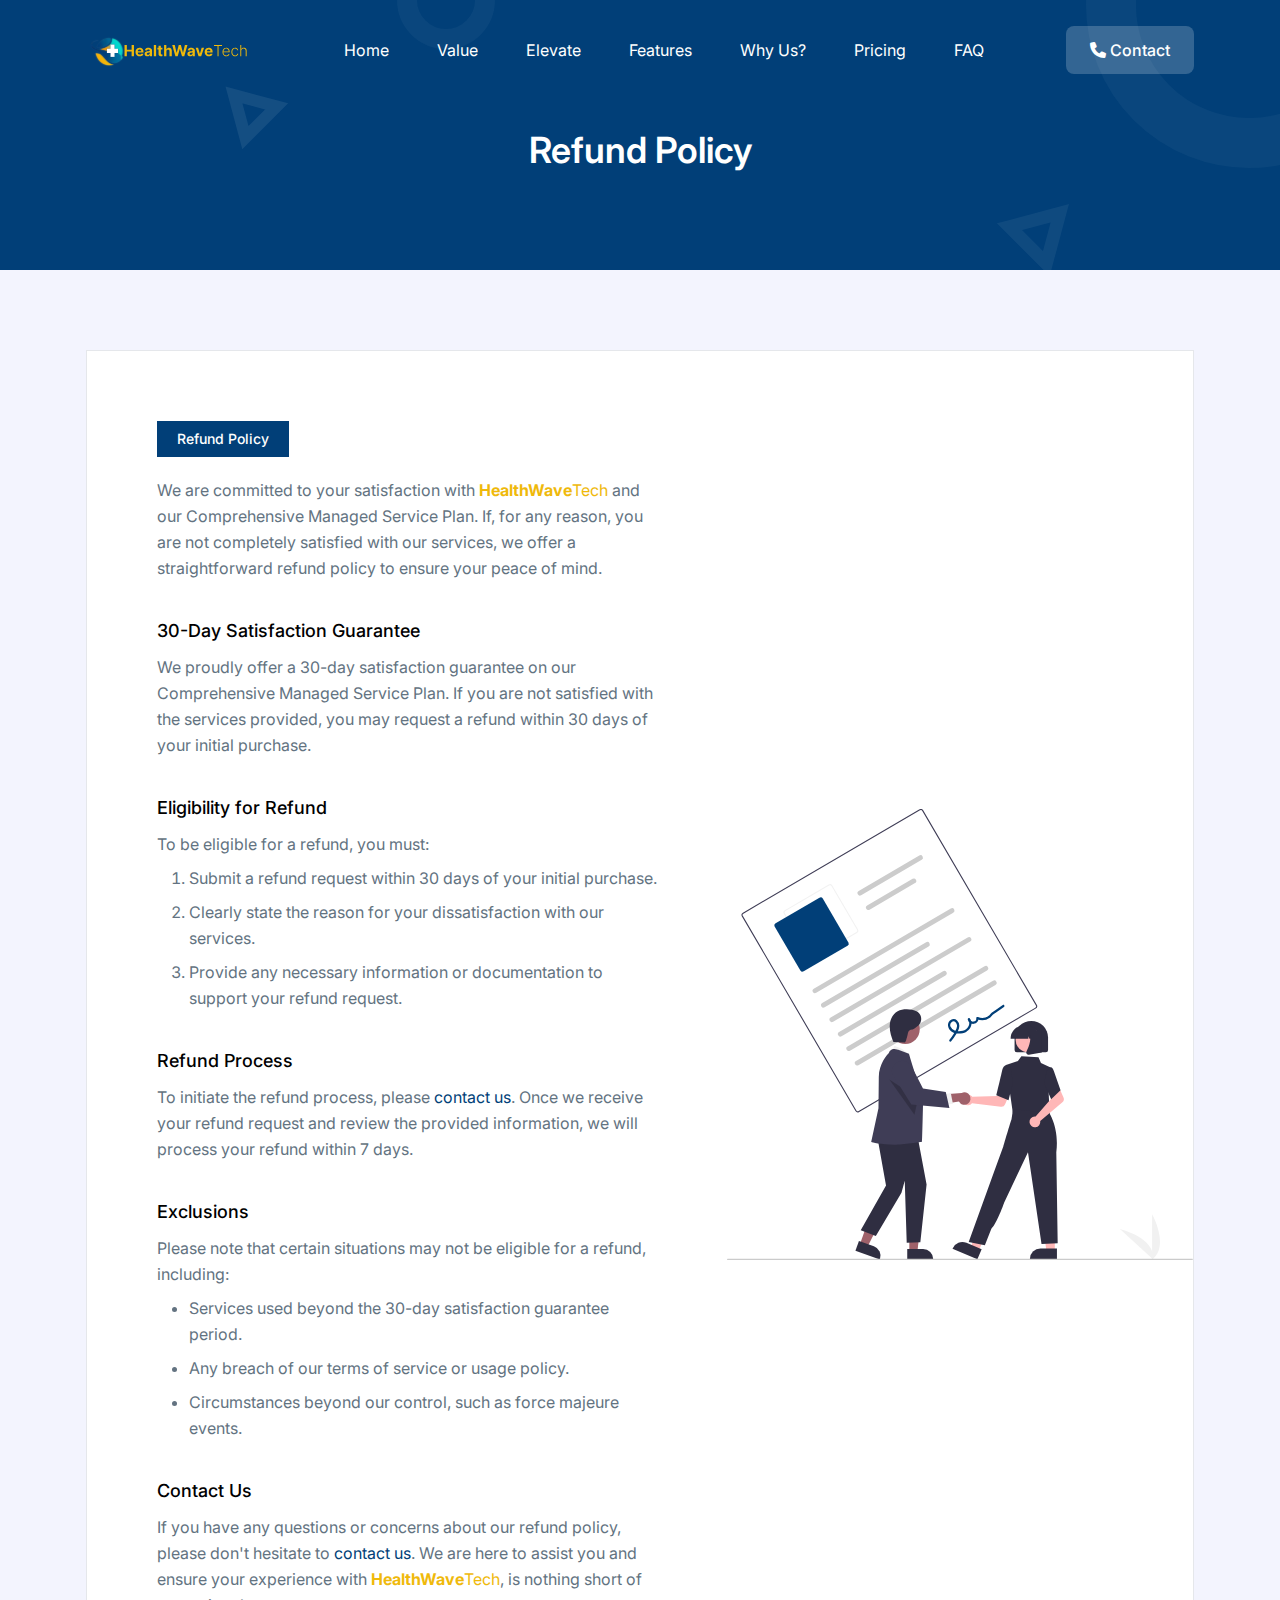
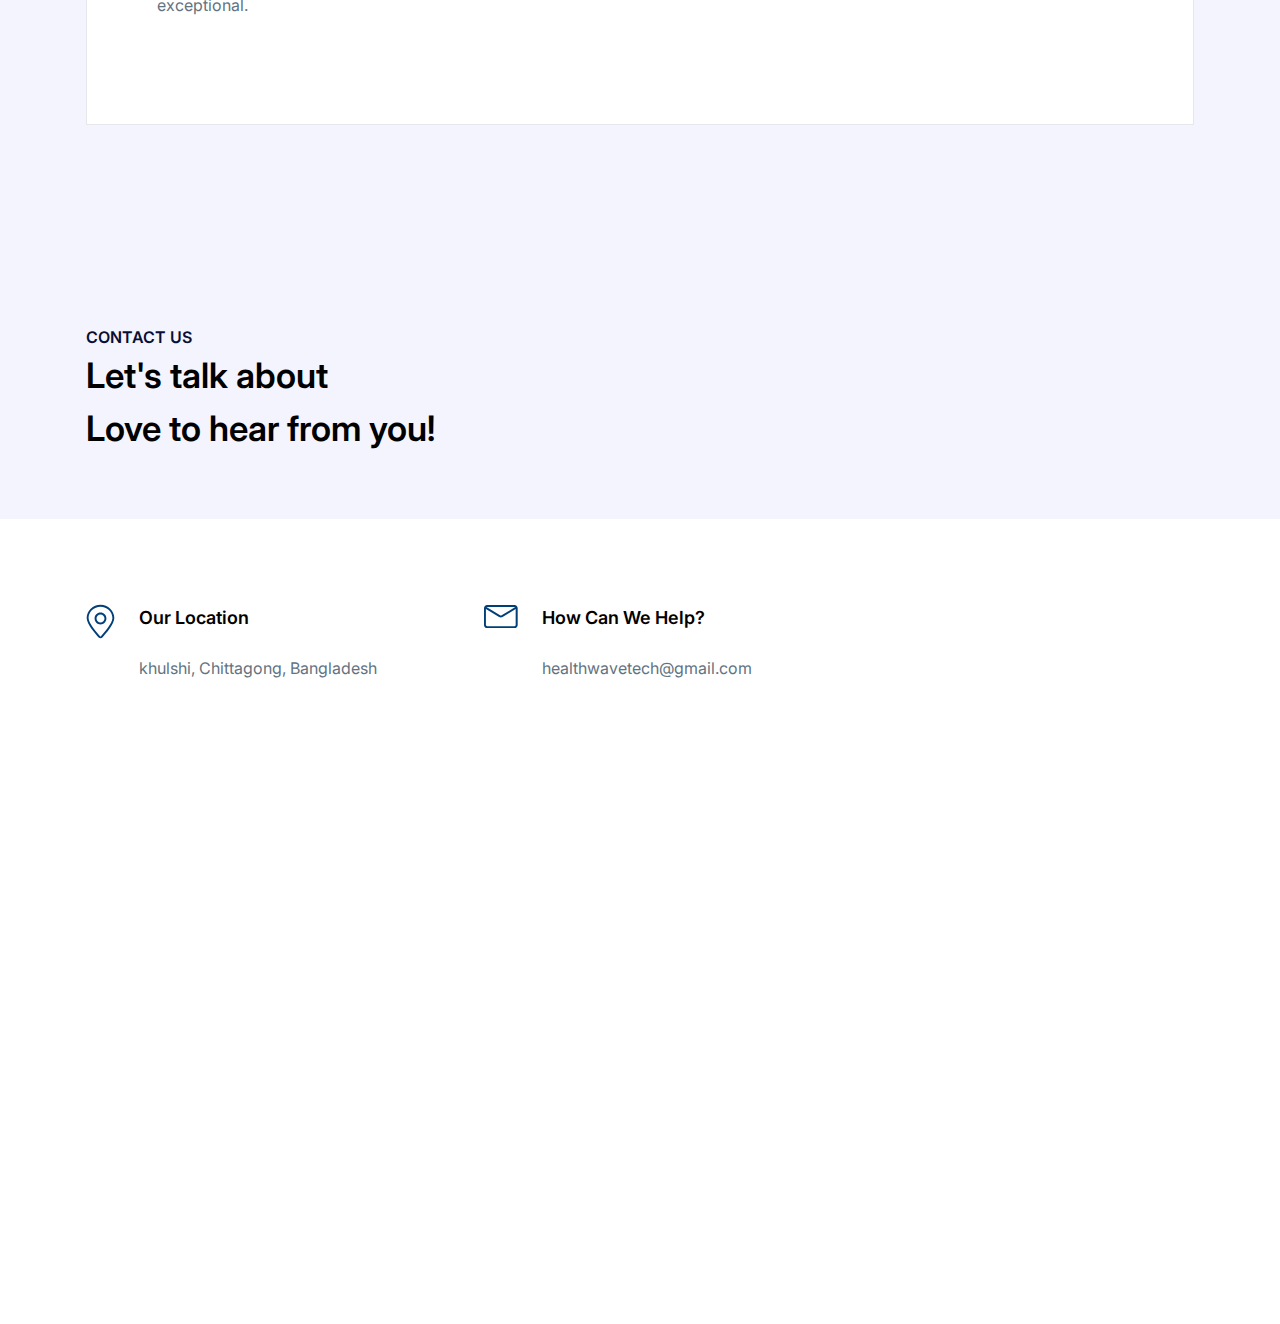
<file: refund.html>
<!DOCTYPE html>
<html lang="en">
  <head>
    <meta charset="UTF-8" />
  <meta http-equiv="X-UA-Compatible" content="IE=edge" />
  <meta name="viewport" content="width=device-width, initial-scale=1.0" />
  <title>
    HealthWaveTech | Navigating Healthcare's Future with HealthWaveTech
  </title>
  <meta name="description"
    content="Discover the power of HealthWaveTech's Hospital Management Software. Streamline operations, enhance patient care, and boost efficiency. Get started today.">
  <meta name="keywords" content="hospital management, healthcare software, patient care, medical records, hospital administration, Hospital Management Software,
    Healthcare Solutions, Hospital Administration, Patient Care Software, Medical Records Management, Healthcare Automation
    HealthTech Innovations, Hospital Software Solutions, Healthcare Efficiency, Medical Data Security">
  <meta name="author" content="HealthWaveTech">
    <link rel="shortcut icon" href="assets/images/icon.png" type="image/x-icon" />
    <link rel="stylesheet" href="https://cdnjs.cloudflare.com/ajax/libs/font-awesome/6.0.0-beta3/css/all.min.css">
  
    <link rel="stylesheet" href="assets/css/animate.css" />
    <link rel="stylesheet" href="assets/css/custom.css">
    <link rel="stylesheet" href="assets/css/tailwind.css" />
  
    <!-- ==== WOW JS ==== -->
    <script src="assets/js/wow.min.js"></script>
    <script>
      new WOW().init();
    </script>
        <style>
            ol {
                list-style-type: decimal;
                padding-left: 2em;
            }
            .refund-process {
            list-style-type: disc;
            padding-left: 2em;
        }
        </style>
  </head>
  <body>
    <!-- ====== Navbar Section Start -->
    <div class="ud-header absolute top-0 left-0 z-40 flex w-full items-center bg-transparent">
      <div class="container">
        <div class="relative -mx-4 flex items-center justify-between">
          <div class="w-60 max-w-full px-4">
            <a href="index.html" class="navbar-logo block w-full py-5">
              <img src="assets/images/logo/logo.svg" alt="logo" class="header-logo w-full" />
            </a>
          </div>
          <div class="flex w-full items-center justify-between px-4">
            <div>
              <button id="navbarToggler"
                class="absolute right-4 top-1/2 block -translate-y-1/2 rounded-lg px-3 py-[6px] ring-primary focus:ring-2 lg:hidden">
                <span class="relative my-[6px] block h-[2px] w-[30px] bg-white"></span>
                <span class="relative my-[6px] block h-[2px] w-[30px] bg-white"></span>
                <span class="relative my-[6px] block h-[2px] w-[30px] bg-white"></span>
              </button>
              <nav id="navbarCollapse"
                class="absolute right-4 top-full hidden w-full max-w-[250px] rounded-lg bg-white py-5 shadow-lg lg:static lg:block lg:w-full lg:max-w-full lg:bg-transparent lg:py-0 lg:px-4 lg:shadow-none xl:px-6">
                <ul class="blcok lg:flex">
                  <li class="group relative">
                    <a href="index.html"
                      class="mx-8 flex py-2 text-base text-dark group-hover:text-primary lg:mr-0 lg:inline-flex lg:py-6 lg:px-0 lg:text-white lg:group-hover:text-white lg:group-hover:opacity-70">
                      Home
                    </a>
                  </li>
                  <li class="group relative">
                    <a href="index.html"
                      class="mx-8 flex py-2 text-base text-dark group-hover:text-primary lg:mr-0 lg:ml-7 lg:inline-flex lg:py-6 lg:px-0 lg:text-white lg:group-hover:text-white lg:group-hover:opacity-70 xl:ml-12">
                      Value
                    </a>
                  </li>
                  <li class="group relative">
                    <a href="index.html"
                      class="mx-8 flex py-2 text-base text-dark group-hover:text-primary lg:mr-0 lg:ml-7 lg:inline-flex lg:py-6 lg:px-0 lg:text-white lg:group-hover:text-white lg:group-hover:opacity-70 xl:ml-12">
                      Elevate
                    </a>
                  </li>
                  <li class="group relative">
                    <a href="index.html"
                      class="mx-8 flex py-2 text-base text-dark group-hover:text-primary lg:mr-0 lg:ml-7 lg:inline-flex lg:py-6 lg:px-0 lg:text-white lg:group-hover:text-white lg:group-hover:opacity-70 xl:ml-12">
                      Features
                    </a>
                  </li>
                  <li class="group relative">
                    <a href="index.html"
                      class="mx-8 flex py-2 text-base text-dark group-hover:text-primary lg:mr-0 lg:ml-7 lg:inline-flex lg:py-6 lg:px-0 lg:text-white lg:group-hover:text-white lg:group-hover:opacity-70 xl:ml-12">
                      Why Us?
                    </a>
                  </li>
                  <li class="group relative">
                    <a href="index.html"
                      class="mx-8 flex py-2 text-base text-dark group-hover:text-primary lg:mr-0 lg:ml-7 lg:inline-flex lg:py-6 lg:px-0 lg:text-white lg:group-hover:text-white lg:group-hover:opacity-70 xl:ml-12">
                      Pricing
                    </a>
                  </li>
                  <li class="group relative">
                    <a href="index.html"
                      class="mx-8 flex py-2 text-base text-dark group-hover:text-primary lg:mr-0 lg:ml-7 lg:inline-flex lg:py-6 lg:px-0 lg:text-white lg:group-hover:text-white lg:group-hover:opacity-70 xl:ml-12">
                      FAQ
                    </a>
                  </li>
  
                </ul>
              </nav>
            </div>
            <div class="hidden justify-end pr-16 sm:flex lg:pr-0">
  
              <a href="#contact"
                class="signUpBtn rounded-lg bg-white bg-opacity-20 py-3 px-6 text-base font-medium text-white duration-300 ease-in-out hover:bg-opacity-100 hover:text-dark">
                <i class="fa-solid fa-phone"></i> Contact
              </a>
            </div>
          </div>
        </div>
      </div>
    </div>
    <!-- ====== Navbar Section End -->

    <!-- ====== Banner Section Start -->
    <div
      class="relative z-10 overflow-hidden bg-primary pt-[120px] pb-[100px] md:pt-[130px] lg:pt-[160px]"
    >
      <div class="container">
        <div class="-mx-4 flex flex-wrap items-center">
          <div class="w-full px-4">
            <div class="text-center">
              <h1 class="text-4xl font-semibold text-white">Refund Policy

              </h1>
            </div>
          </div>
        </div>
      </div>
      <div>
        <span class="absolute top-0 left-0 z-[-1]">
          <svg
            width="495"
            height="470"
            viewBox="0 0 495 470"
            fill="none"
            xmlns="http://www.w3.org/2000/svg"
          >
            <circle
              cx="55"
              cy="442"
              r="138"
              stroke="white"
              stroke-opacity="0.04"
              stroke-width="50"
            />
            <circle
              cx="446"
              r="39"
              stroke="white"
              stroke-opacity="0.04"
              stroke-width="20"
            />
            <path
              d="M245.406 137.609L233.985 94.9852L276.609 106.406L245.406 137.609Z"
              stroke="white"
              stroke-opacity="0.08"
              stroke-width="12"
            />
          </svg>
        </span>
        <span class="absolute top-0 right-0 z-[-1]">
          <svg
            width="493"
            height="470"
            viewBox="0 0 493 470"
            fill="none"
            xmlns="http://www.w3.org/2000/svg"
          >
            <circle
              cx="462"
              cy="5"
              r="138"
              stroke="white"
              stroke-opacity="0.04"
              stroke-width="50"
            />
            <circle
              cx="49"
              cy="470"
              r="39"
              stroke="white"
              stroke-opacity="0.04"
              stroke-width="20"
            />
            <path
              d="M222.393 226.701L272.808 213.192L259.299 263.607L222.393 226.701Z"
              stroke="white"
              stroke-opacity="0.06"
              stroke-width="13"
            />
          </svg>
        </span>
      </div>
    </div>
    <!-- ====== Banner Section End -->

    <!-- ====== About Section Start -->
    <section
      id="about"
      class="bg-[#f3f4fe] pt-20 pb-20 lg:pt-[120px] lg:pb-[120px]"
    >
      <div class="container">
        <div class="wow fadeInUp bg-white" data-wow-delay=".2s">
          <div class="-mx-4 flex flex-wrap">
            <div class="w-full px-4">
              <div
                class="items-center justify-between overflow-hidden border lg:flex"
              >
                <div
                  class="w-full py-12 px-7 sm:px-12 md:p-16 lg:max-w-[565px] lg:py-9 lg:px-16 xl:max-w-[640px] xl:p-[70px]"
                >
                  <span
                    class="mb-5 inline-block bg-primary py-2 px-5 text-sm font-medium text-white"
                  >
                  Refund Policy

                  </span>
           
                  <p class="mb-9 text-base leading-relaxed text-body-color">
                    We are committed to your satisfaction with <span class="font-bold icon-color">HealthWave</span><span class="font-normal icon-color">Tech</span>
                    and our Comprehensive Managed Service Plan. If, for any reason, you are not completely satisfied with our services, we offer a straightforward refund policy to ensure your peace of mind.

                  </p>
                  <h3 class="other-headline">30-Day Satisfaction Guarantee</h3>

                  <p class="mb-9 text-base leading-relaxed text-body-color">
                    We proudly offer a 30-day satisfaction guarantee on our Comprehensive Managed Service Plan. If you are not satisfied with the services provided, you may request a refund within 30 days of your initial purchase.
                  </p>
                  <h3 style="padding-bottom: 10px; font-weight: 500; font-size: large;">Eligibility for Refund</h3>

                  <p class="mb-2 text-base leading-relaxed text-body-color">
                    To be eligible for a refund, you must:</p>
                  <ol>
                      <li class="mb-2 text-base leading-relaxed text-body-color">Submit a refund request within 30 days of your initial purchase.</li>
                      <li class="mb-2 text-base leading-relaxed text-body-color">Clearly state the reason for your dissatisfaction with our services.</li>
                      <li class="mb-9 text-base leading-relaxed text-body-color">Provide any necessary information or documentation to support your refund request.</li>
                  </ol>
                   <h3 class="other-headline">
                    Refund Process
                   </h3>
                   <p class="mb-9 text-base leading-relaxed text-body-color">
                    To initiate the refund process, please <a class="text-primary font-normal" href="#contact">contact us</a>. Once we receive your refund request and review the provided information, we will process your refund within 7 days.
                  </p>
                  <h3 class="other-headline">
                    Exclusions
                  </h3>
                  <p class="mb-2 text-base leading-relaxed text-body-color">
                    Please note that certain situations may not be eligible for a refund, including:
                  </p>
                  <ul class="refund-process">
                    <li class="mb-2 text-base leading-relaxed text-body-color">
                        Services used beyond the 30-day satisfaction guarantee period.

                    </li>
                    <li class="mb-2 text-base leading-relaxed text-body-color">
                        Any breach of our terms of service or usage policy.

                    </li>
                    <li class="mb-9 text-base leading-relaxed text-body-color">
                        Circumstances beyond our control, such as force majeure events.

                    </li>
                  </ul>

                  <h3 class="other-headline">Contact Us</h3>
                  <p class="mb-9 text-base leading-relaxed text-body-color">
                    If you have any questions or concerns about our refund policy, please don't hesitate to <a class="text-primary font-normal" href="#contact">contact us</a>. We are here to assist you and ensure your experience with  <span class="font-bold icon-color">HealthWave</span><span class="font-normal icon-color">Tech</span>, is nothing short of exceptional.                  </p>
                
                 
                </div>
                <div class="text-center">
                  <div class="relative z-10 inline-block">
                    <img
                      src="assets/images/about/undraw_agreement_re_d4dv.svg"
                      alt="image"
                      class="mx-auto lg:ml-auto"
                    />
                  </div>
                </div>
              </div>
            </div>
          </div>
        </div>
      </div>
    </section>
    <!-- ====== About Section End -->

  <!-- ====== Contact Start ====== -->
  <section id="contact" class="relative py-20 md:py-[120px]">
    <div class="absolute top-0 left-0 z-[-1] h-1/2 w-full bg-[#f3f4fe] lg:h-[45%] xl:h-1/2"></div>
    <div class="container px-4">
      <div class="-mx-4 flex flex-wrap items-center">
        <div class="w-full px-4 lg:w-7/12 xl:w-8/12">
          <div class="ud-contact-content-wrapper">
            <div class="ud-contact-title mb-12 lg:mb-[150px]">
              <span class="mb-5 text-base font-semibold text-dark">
                CONTACT US
              </span>
              <h2 class="text-[35px] font-semibold">
                Let's talk about <br />
                Love to hear from you!
              </h2>
            </div>
            <div class="mb-12 flex flex-wrap justify-between lg:mb-0">
              <div class="mb-8 flex w-[330px] max-w-full">
                <div class="mr-6 text-[32px] text-primary">
                  <svg width="29" height="35" viewBox="0 0 29 35" class="fill-current">
                    <path
                      d="M14.5 0.710938C6.89844 0.710938 0.664062 6.72656 0.664062 14.0547C0.664062 19.9062 9.03125 29.5859 12.6406 33.5234C13.1328 34.0703 13.7891 34.3437 14.5 34.3437C15.2109 34.3437 15.8672 34.0703 16.3594 33.5234C19.9688 29.6406 28.3359 19.9062 28.3359 14.0547C28.3359 6.67188 22.1016 0.710938 14.5 0.710938ZM14.9375 32.2109C14.6641 32.4844 14.2812 32.4844 14.0625 32.2109C11.3828 29.3125 2.57812 19.3594 2.57812 14.0547C2.57812 7.71094 7.9375 2.625 14.5 2.625C21.0625 2.625 26.4219 7.76562 26.4219 14.0547C26.4219 19.3594 17.6172 29.2578 14.9375 32.2109Z" />
                    <path
                      d="M14.5 8.58594C11.2734 8.58594 8.59375 11.2109 8.59375 14.4922C8.59375 17.7188 11.2187 20.3984 14.5 20.3984C17.7812 20.3984 20.4062 17.7734 20.4062 14.4922C20.4062 11.2109 17.7266 8.58594 14.5 8.58594ZM14.5 18.4297C12.3125 18.4297 10.5078 16.625 10.5078 14.4375C10.5078 12.25 12.3125 10.4453 14.5 10.4453C16.6875 10.4453 18.4922 12.25 18.4922 14.4375C18.4922 16.625 16.6875 18.4297 14.5 18.4297Z" />
                  </svg>
                </div>
                <div>
                  <h5 class="mb-6 text-lg font-semibold">Our Location</h5>
                  <p class="text-base text-body-color">
                    khulshi, Chittagong, Bangladesh                  </p>
                  </p>
                </div>
              </div>
              <div class="mb-8 flex w-[330px] max-w-full">
                <div class="mr-6 text-[32px] text-primary">
                  <svg width="34" height="25" viewBox="0 0 34 25" class="fill-current">
                    <path
                      d="M30.5156 0.960938H3.17188C1.42188 0.960938 0 2.38281 0 4.13281V20.9219C0 22.6719 1.42188 24.0938 3.17188 24.0938H30.5156C32.2656 24.0938 33.6875 22.6719 33.6875 20.9219V4.13281C33.6875 2.38281 32.2656 0.960938 30.5156 0.960938ZM30.5156 2.875C30.7891 2.875 31.0078 2.92969 31.2266 3.09375L17.6094 11.3516C17.1172 11.625 16.5703 11.625 16.0781 11.3516L2.46094 3.09375C2.67969 2.98438 2.89844 2.875 3.17188 2.875H30.5156ZM30.5156 22.125H3.17188C2.51562 22.125 1.91406 21.5781 1.91406 20.8672V5.00781L15.0391 12.9922C15.5859 13.3203 16.1875 13.4844 16.7891 13.4844C17.3906 13.4844 17.9922 13.3203 18.5391 12.9922L31.6641 5.00781V20.8672C31.7734 21.5781 31.1719 22.125 30.5156 22.125Z" />
                  </svg>
                </div>
                <div>
                  <h5 class="mb-6 text-lg font-semibold">How Can We Help?</h5>
                  <p class="text-base text-body-color">healthwavetech@gmail.com</p>
                  
                </div>
              </div>
            </div>
          </div>
        </div>
        <div class="w-full px-4 lg:w-5/12 xl:w-4/12">
          <div
            class="wow fadeInUp rounded-lg bg-white py-10 px-8 shadow-testimonial sm:py-12 sm:px-10 md:p-[60px] lg:p-10 lg:py-12 lg:px-10 2xl:p-[60px]"
            data-wow-delay=".2s">
            <h3 class="mb-8 text-2xl font-semibold md:text-[26px]">
              Contact Us
            </h3>
            <div class="mb-6">
              <a style="font-size: large;" href="https://wa.me/your_whatsapp_number"
                class="block text-xs text-dark hover:underline" target="_blank" rel="noopener noreferrer">
                <i class="fab fa-whatsapp" style="color: #013f78;"></i>
                WhatsApp
              </a>
            </div>
            <div class="mb-6">
              <a style="font-size: large;" href="https://www.linkedin.com/in/your_linkedin_profile"
                class="block text-xs text-dark hover:underline" target="_blank" rel="noopener noreferrer">
                <i class="fa-brands fa-linkedin" style="color: #013f78;"></i>    
                            LinkedIn
              </a>
            </div>
            <div class="mb-6">
              <a style="font-size: large;" href="mailto:your.email@gmail.com"
                class="block text-xs text-dark hover:underline" target="_blank" rel="noopener noreferrer">
                <i class="far fa-envelope" style="color: #013f78;"></i>
                Email
              </a>
            </div>
            <div class="mb-6">
              <a style="font-size: large; display: flex; align-items: flex-end;" href="https://twitter.com/your_twitter_handle"
                 class="block text-xs text-dark hover:underline" target="_blank" rel="noopener noreferrer">
                 <svg xmlns="http://www.w3.org/2000/svg" height="1em" viewBox="0 0 512 512" style="fill: #013f78;"><!--! Font Awesome Free 6.4.2 by @fontawesome - https://fontawesome.com License - https://fontawesome.com/license (Commercial License) Copyright 2023 Fonticons, Inc. --><path d="M389.2 48h70.6L305.6 224.2 487 464H345L233.7 318.6 106.5 464H35.8L200.7 275.5 26.8 48H172.4L272.9 180.9 389.2 48zM364.4 421.8h39.1L151.1 88h-42L364.4 421.8z"/></svg>                  <span style="margin-left: 5px;">X</span>
              </a>
          </div>
          
            
          </div>
        </div>

      </div>
    </div>
  </section>
  <!-- ====== Contact End ====== -->

  <!-- ====== Footer Section Start -->
  <footer class="wow fadeInUp relative z-10 bg-black pt-20 lg:pt-[120px]" data-wow-delay=".15s">
    <div class="container">
      <div class="-mx-4 flex flex-wrap">
        <div class="w-full px-4 sm:w-1/2 md:w-1/2 lg:w-4/12 xl:w-3/12">
          <div class="mb-10 w-full">
            <a href="javascript:void(0)" class="mb-6 inline-block max-w-[160px]">
              <img src="assets/images/logo/logo-white.svg" alt="logo" class="max-w-full" />
            </a>
            <p class="mb-7 text-base text-[#f3f4fe]">
              Navigating Healthcare's Future with HealthWaveTech
            </p>
            <div class="-mx-3 flex items-center">
              <a href="https://wa.me/8801791722147" target="_blank" class="px-3 text-[#dddddd] hover:text-white">
                <svg xmlns="http://www.w3.org/2000/svg" height="1em" viewBox="0 0 448 512"  style="fill: #ffffff;"><!--! Font Awesome Free 6.4.2 by @fontawesome - https://fontawesome.com License - https://fontawesome.com/license (Commercial License) Copyright 2023 Fonticons, Inc. --><path d="M380.9 97.1C339 55.1 283.2 32 223.9 32c-122.4 0-222 99.6-222 222 0 39.1 10.2 77.3 29.6 111L0 480l117.7-30.9c32.4 17.7 68.9 27 106.1 27h.1c122.3 0 224.1-99.6 224.1-222 0-59.3-25.2-115-67.1-157zm-157 341.6c-33.2 0-65.7-8.9-94-25.7l-6.7-4-69.8 18.3L72 359.2l-4.4-7c-18.5-29.4-28.2-63.3-28.2-98.2 0-101.7 82.8-184.5 184.6-184.5 49.3 0 95.6 19.2 130.4 54.1 34.8 34.9 56.2 81.2 56.1 130.5 0 101.8-84.9 184.6-186.6 184.6zm101.2-138.2c-5.5-2.8-32.8-16.2-37.9-18-5.1-1.9-8.8-2.8-12.5 2.8-3.7 5.6-14.3 18-17.6 21.8-3.2 3.7-6.5 4.2-12 1.4-32.6-16.3-54-29.1-75.5-66-5.7-9.8 5.7-9.1 16.3-30.3 1.8-3.7.9-6.9-.5-9.7-1.4-2.8-12.5-30.1-17.1-41.2-4.5-10.8-9.1-9.3-12.5-9.5-3.2-.2-6.9-.2-10.6-.2-3.7 0-9.7 1.4-14.8 6.9-5.1 5.6-19.4 19-19.4 46.3 0 27.3 19.9 53.7 22.6 57.4 2.8 3.7 39.1 59.7 94.8 83.8 35.2 15.2 49 16.5 66.6 13.9 10.7-1.6 32.8-13.4 37.4-26.4 4.6-13 4.6-24.1 3.2-26.4-1.3-2.5-5-3.9-10.5-6.6z"/></svg>
              </a>
              <a href="https://www.linkedin.com/in/h-rafi/" target="_blank" class="px-3 text-[#dddddd] hover:text-white">
                <svg xmlns="http://www.w3.org/2000/svg" height="1em" viewBox="0 0 448 512"  style="fill: #ffffff;"><!--! Font Awesome Free 6.4.2 by @fontawesome - https://fontawesome.com License - https://fontawesome.com/license (Commercial License) Copyright 2023 Fonticons, Inc. --><path d="M416 32H31.9C14.3 32 0 46.5 0 64.3v383.4C0 465.5 14.3 480 31.9 480H416c17.6 0 32-14.5 32-32.3V64.3c0-17.8-14.4-32.3-32-32.3zM135.4 416H69V202.2h66.5V416zm-33.2-243c-21.3 0-38.5-17.3-38.5-38.5S80.9 96 102.2 96c21.2 0 38.5 17.3 38.5 38.5 0 21.3-17.2 38.5-38.5 38.5zm282.1 243h-66.4V312c0-24.8-.5-56.7-34.5-56.7-34.6 0-39.9 27-39.9 54.9V416h-66.4V202.2h63.7v29.2h.9c8.9-16.8 30.6-34.5 62.9-34.5 67.2 0 79.7 44.3 79.7 101.9V416z"/></svg>
              </a>
              <a href="mailto:healthwavetech@gmail.com" target="_blank" class="px-3 text-[#dddddd] hover:text-white">
                <svg xmlns="http://www.w3.org/2000/svg" height="1em" viewBox="0 0 512 512"  style="fill: #ffffff;"><!--! Font Awesome Free 6.4.2 by @fontawesome - https://fontawesome.com License - https://fontawesome.com/license (Commercial License) Copyright 2023 Fonticons, Inc. --><path d="M64 112c-8.8 0-16 7.2-16 16v22.1L220.5 291.7c20.7 17 50.4 17 71.1 0L464 150.1V128c0-8.8-7.2-16-16-16H64zM48 212.2V384c0 8.8 7.2 16 16 16H448c8.8 0 16-7.2 16-16V212.2L322 328.8c-38.4 31.5-93.7 31.5-132 0L48 212.2zM0 128C0 92.7 28.7 64 64 64H448c35.3 0 64 28.7 64 64V384c0 35.3-28.7 64-64 64H64c-35.3 0-64-28.7-64-64V128z"/></svg>
              </a>
              <a href="https://twitter.com/h__rafi" target="_blank" class="px-3 text-[#dddddd] hover:text-white">
              
                <svg xmlns="http://www.w3.org/2000/svg" height="1em" viewBox="0 0 512 512"  style="fill: #ffffff;"><!--! Font Awesome Free 6.4.2 by @fontawesome - https://fontawesome.com License - https://fontawesome.com/license (Commercial License) Copyright 2023 Fonticons, Inc. --><path d="M389.2 48h70.6L305.6 224.2 487 464H345L233.7 318.6 106.5 464H35.8L200.7 275.5 26.8 48H172.4L272.9 180.9 389.2 48zM364.4 421.8h39.1L151.1 88h-42L364.4 421.8z"/></svg>
              </a>
            </div>
          </div>
        </div>
        <div class="w-full px-4 sm:w-1/2 md:w-1/2 lg:w-2/12 xl:w-2/12">
          <div class="mb-10 w-full">
            <h4 class="mb-9 text-lg font-semibold text-white"></h4>
            <ul>
              <li>
                <a href="index.html"
                  class="mb-2 inline-block text-base leading-loose text-[#f3f4fe] hover:text-primary">
                  Home
                </a>
              </li>
              <li>
                <a href="index.html"
                  class="mb-2 inline-block text-base leading-loose text-[#f3f4fe] hover:text-primary">
                  Value
                </a>
              </li>
              <li>
                <a href="index.html"
                  class="mb-2 inline-block text-base leading-loose text-[#f3f4fe] hover:text-primary">
                  Elevate
                </a>
              </li>
              <li>
                <a href="index.html"
                  class="mb-2 inline-block text-base leading-loose text-[#f3f4fe] hover:text-primary">
                  Features
                </a>
              </li>
            </ul>
          </div>
        </div>
        <div class="w-full px-4 sm:w-1/2 md:w-1/2 lg:w-3/12 xl:w-2/12">
          <div class="mb-10 w-full">
            <h4 class="mb-9 text-lg font-semibold text-white"></h4>
            <ul>
              <li>
                <a href="index.html"
                  class="mb-2 inline-block text-base leading-loose text-[#f3f4fe] hover:text-primary">
                  Why Us?
                </a>
              </li>
              <li>
                <a href="index.html"
                  class="mb-2 inline-block text-base leading-loose text-[#f3f4fe] hover:text-primary">
                  Pricing
                </a>
              </li>
              <li>
                <a href="index.html"
                  class="mb-2 inline-block text-base leading-loose text-[#f3f4fe] hover:text-primary">
                  FAQ
                </a>
              </li>
              <li>
                <a href="refund.html"
                  class="mb-2 inline-block text-base leading-loose text-[#f3f4fe] hover:text-primary">
                  Refund policy
                </a>
              </li>
            </ul>
          </div>
        </div>
        <!-- <div class="w-full px-4 sm:w-1/2 md:w-1/2 lg:w-3/12 xl:w-2/12">
          <div class="mb-10 w-full">
            <h4 class="mb-9 text-lg font-semibold text-white">
              Our Products
            </h4>
            <ul>
              <li>
                <a href="javascript:void(0)"
                  class="mb-2 inline-block text-base leading-loose text-[#f3f4fe] hover:text-primary">
                  LineIcons
                </a>
              </li>
              <li>
                <a href="javascript:void(0)"
                  class="mb-2 inline-block text-base leading-loose text-[#f3f4fe] hover:text-primary">
                  Ecommerce HTML
                </a>
              </li>
              <li>
                <a href="javascript:void(0)"
                  class="mb-2 inline-block text-base leading-loose text-[#f3f4fe] hover:text-primary">
                  Ayro UI
                </a>
              </li>
              <li>
                <a href="javascript:void(0)"
                  class="mb-2 inline-block text-base leading-loose text-[#f3f4fe] hover:text-primary">
                  PlainAdmin
                </a>
              </li>
            </ul>
          </div>
        </div> -->
        <!-- <div class="w-full px-4 md:w-2/3 lg:w-6/12 xl:w-3/12">
          <div class="mb-10 w-full">
            <h4 class="mb-9 text-lg font-semibold text-white">Partners</h4>
            <ul class="flex flex-wrap items-center">
              <li>
                <a href="https://tailgrids.com" rel="nofollow noopner" target="_blank"
                  class="mb-6 mr-5 block max-w-[120px] xl:max-w-[100px] 2xl:max-w-[120px]">
                  <img src="assets/images/footer/brands/tailgrids.svg" alt="tailgrids" />
                </a>
              </li>
              <li>
                <a href="https://ayroui.com" rel="nofollow noopner" target="_blank"
                  class="mb-6 mr-5 block max-w-[120px] xl:max-w-[100px] 2xl:max-w-[120px]">
                  <img src="assets/images/footer/brands/ayroui.svg" alt="ayroui" />
                </a>
              </li>
              <li>
                <a href="https://ecommercehtml.com" rel="nofollow noopner" target="_blank"
                  class="mb-6 mr-5 block max-w-[120px] xl:max-w-[100px] 2xl:max-w-[120px]">
                  <img src="assets/images/footer/brands/ecommerce-html.svg" alt="ecommerce-html" />
                </a>
              </li>
              <li>
                <a href="https://graygrids.com" rel="nofollow noopner" target="_blank"
                  class="mb-6 mr-5 block max-w-[120px] xl:max-w-[100px] 2xl:max-w-[120px]">
                  <img src="assets/images/footer/brands/graygrids.svg" alt="graygrids" />
                </a>
              </li>
              <li>
                <a href="https://lineicons.com" rel="nofollow noopner" target="_blank"
                  class="mb-6 mr-5 block max-w-[120px] xl:max-w-[100px] 2xl:max-w-[120px]">
                  <img src="assets/images/footer/brands/lineicons.svg" alt="lineicons" />
                </a>
              </li>
              <li>
                <a href="https://uideck.com" rel="nofollow noopner" target="_blank"
                  class="mb-6 mr-5 block max-w-[120px] xl:max-w-[100px] 2xl:max-w-[120px]">
                  <img src="assets/images/footer/brands/uideck.svg" alt="uideck" />
                </a>
              </li>
            </ul>
          </div>
        </div> -->
      </div>
    </div>

    <div class="mt-12 border-t border-opacity-40 py-8 lg:mt-[60px]">
      <div class="container">
        <div class="-mx-4 flex flex-wrap">
            <div class="w-full px-4 md:w-2/3 lg:w-1/2">
              <div class="my-1">
                <div class="-mx-3 flex items-center justify-center md:justify-start">
                  <a href="privacy.html" class="px-3 text-base text-[#f3f4fe] hover:text-primary">
                    Privacy policy
                  </a>
                  <a href="legal-notice.html" class="px-3 text-base text-[#f3f4fe] hover:text-primary">
                    Legal notice
                  </a>
                  <a href="terms-condition.html" class="px-3 text-base text-[#f3f4fe] hover:text-primary">
                    Terms of service
                  </a>
                  <a href="about.html" class="px-3 text-base text-[#f3f4fe] hover:text-primary">
                    About Us
                  </a>
                </div>
              </div>
            </div>
            <!-- <div class="w-full px-4 md:w-1/3 lg:w-1/2">
              <div class="my-1 flex justify-center md:justify-end">
                <p class="text-base text-[#f3f4fe]">
                  Designed and Developed by
                  <a href="https://tailgrids.com" rel="nofollow noopner" target="_blank"
                    class="text-primary hover:underline">
                    TailGrids and UIdeck
                  </a>
                </p>
              </div>
            </div> -->
                 <div class="w-full px-4 md:w-1/3 lg:w-1/2">
              <div class="my-1 flex justify-center md:justify-end">
                <p class="text-base text-[#f3f4fe]">
                  Copyright © 2023 
                    <a href="#" onclick="return false;" rel="nofollow noopner" target="_blank"
                    class="text-primary hover:underline">
                    <span class="font-bold icon-color">HealthWave</span><span class="font-normal icon-color">Tech</span>
                  </a>
                </p>
              </div>
            </div>
          </div>
      </div>
    </div>

    <div>
      <span class="absolute left-0 top-0 z-[-1]">
        <img src="assets/images/footer/shape-1.svg" alt="" />
      </span>

      <span class="absolute bottom-0 right-0 z-[-1]">
        <img src="assets/images/footer/shape-3.svg" alt="" />
      </span>

      <span class="absolute top-0 right-0 z-[-1]">
        <svg width="102" height="102" viewBox="0 0 102 102" fill="none" xmlns="http://www.w3.org/2000/svg">
          <path
            d="M1.8667 33.1956C2.89765 33.1956 3.7334 34.0318 3.7334 35.0633C3.7334 36.0947 2.89765 36.9309 1.8667 36.9309C0.835744 36.9309 4.50645e-08 36.0947 0 35.0633C-4.50645e-08 34.0318 0.835744 33.1956 1.8667 33.1956Z"
            fill="white" fill-opacity="0.08"></path>
          <path
            d="M18.2939 33.1956C19.3249 33.1956 20.1606 34.0318 20.1606 35.0633C20.1606 36.0947 19.3249 36.9309 18.2939 36.9309C17.263 36.9309 16.4272 36.0947 16.4272 35.0633C16.4272 34.0318 17.263 33.1956 18.2939 33.1956Z"
            fill="white" fill-opacity="0.08"></path>
          <path
            d="M34.7209 33.195C35.7519 33.195 36.5876 34.0311 36.5876 35.0626C36.5876 36.0941 35.7519 36.9303 34.7209 36.9303C33.69 36.9303 32.8542 36.0941 32.8542 35.0626C32.8542 34.0311 33.69 33.195 34.7209 33.195Z"
            fill="white" fill-opacity="0.08"></path>
          <path
            d="M50.9341 33.195C51.965 33.195 52.8008 34.0311 52.8008 35.0626C52.8008 36.0941 51.965 36.9303 50.9341 36.9303C49.9031 36.9303 49.0674 36.0941 49.0674 35.0626C49.0674 34.0311 49.9031 33.195 50.9341 33.195Z"
            fill="white" fill-opacity="0.08"></path>
          <path
            d="M1.8667 16.7605C2.89765 16.7605 3.7334 17.5966 3.7334 18.6281C3.7334 19.6596 2.89765 20.4957 1.8667 20.4957C0.835744 20.4957 4.50645e-08 19.6596 0 18.6281C-4.50645e-08 17.5966 0.835744 16.7605 1.8667 16.7605Z"
            fill="white" fill-opacity="0.08"></path>
          <path
            d="M18.2939 16.7605C19.3249 16.7605 20.1606 17.5966 20.1606 18.6281C20.1606 19.6596 19.3249 20.4957 18.2939 20.4957C17.263 20.4957 16.4272 19.6596 16.4272 18.6281C16.4272 17.5966 17.263 16.7605 18.2939 16.7605Z"
            fill="white" fill-opacity="0.08"></path>
          <path
            d="M34.7209 16.7605C35.7519 16.7605 36.5876 17.5966 36.5876 18.6281C36.5876 19.6596 35.7519 20.4957 34.7209 20.4957C33.69 20.4957 32.8542 19.6596 32.8542 18.6281C32.8542 17.5966 33.69 16.7605 34.7209 16.7605Z"
            fill="white" fill-opacity="0.08"></path>
          <path
            d="M50.9341 16.7605C51.965 16.7605 52.8008 17.5966 52.8008 18.6281C52.8008 19.6596 51.965 20.4957 50.9341 20.4957C49.9031 20.4957 49.0674 19.6596 49.0674 18.6281C49.0674 17.5966 49.9031 16.7605 50.9341 16.7605Z"
            fill="white" fill-opacity="0.08"></path>
          <path
            d="M1.8667 0.324951C2.89765 0.324951 3.7334 1.16115 3.7334 2.19261C3.7334 3.22408 2.89765 4.06024 1.8667 4.06024C0.835744 4.06024 4.50645e-08 3.22408 0 2.19261C-4.50645e-08 1.16115 0.835744 0.324951 1.8667 0.324951Z"
            fill="white" fill-opacity="0.08"></path>
          <path
            d="M18.2939 0.324951C19.3249 0.324951 20.1606 1.16115 20.1606 2.19261C20.1606 3.22408 19.3249 4.06024 18.2939 4.06024C17.263 4.06024 16.4272 3.22408 16.4272 2.19261C16.4272 1.16115 17.263 0.324951 18.2939 0.324951Z"
            fill="white" fill-opacity="0.08"></path>
          <path
            d="M34.7209 0.325302C35.7519 0.325302 36.5876 1.16147 36.5876 2.19293C36.5876 3.2244 35.7519 4.06056 34.7209 4.06056C33.69 4.06056 32.8542 3.2244 32.8542 2.19293C32.8542 1.16147 33.69 0.325302 34.7209 0.325302Z"
            fill="white" fill-opacity="0.08"></path>
          <path
            d="M50.9341 0.325302C51.965 0.325302 52.8008 1.16147 52.8008 2.19293C52.8008 3.2244 51.965 4.06056 50.9341 4.06056C49.9031 4.06056 49.0674 3.2244 49.0674 2.19293C49.0674 1.16147 49.9031 0.325302 50.9341 0.325302Z"
            fill="white" fill-opacity="0.08"></path>
          <path
            d="M66.9037 33.1956C67.9346 33.1956 68.7704 34.0318 68.7704 35.0633C68.7704 36.0947 67.9346 36.9309 66.9037 36.9309C65.8727 36.9309 65.037 36.0947 65.037 35.0633C65.037 34.0318 65.8727 33.1956 66.9037 33.1956Z"
            fill="white" fill-opacity="0.08"></path>
          <path
            d="M83.3307 33.1956C84.3616 33.1956 85.1974 34.0318 85.1974 35.0633C85.1974 36.0947 84.3616 36.9309 83.3307 36.9309C82.2997 36.9309 81.464 36.0947 81.464 35.0633C81.464 34.0318 82.2997 33.1956 83.3307 33.1956Z"
            fill="white" fill-opacity="0.08"></path>
          <path
            d="M99.7576 33.1956C100.789 33.1956 101.624 34.0318 101.624 35.0633C101.624 36.0947 100.789 36.9309 99.7576 36.9309C98.7266 36.9309 97.8909 36.0947 97.8909 35.0633C97.8909 34.0318 98.7266 33.1956 99.7576 33.1956Z"
            fill="white" fill-opacity="0.08"></path>
          <path
            d="M66.9037 16.7605C67.9346 16.7605 68.7704 17.5966 68.7704 18.6281C68.7704 19.6596 67.9346 20.4957 66.9037 20.4957C65.8727 20.4957 65.037 19.6596 65.037 18.6281C65.037 17.5966 65.8727 16.7605 66.9037 16.7605Z"
            fill="white" fill-opacity="0.08"></path>
          <path
            d="M83.3307 16.7605C84.3616 16.7605 85.1974 17.5966 85.1974 18.6281C85.1974 19.6596 84.3616 20.4957 83.3307 20.4957C82.2997 20.4957 81.464 19.6596 81.464 18.6281C81.464 17.5966 82.2997 16.7605 83.3307 16.7605Z"
            fill="white" fill-opacity="0.08"></path>
          <path
            d="M99.7576 16.7605C100.789 16.7605 101.624 17.5966 101.624 18.6281C101.624 19.6596 100.789 20.4957 99.7576 20.4957C98.7266 20.4957 97.8909 19.6596 97.8909 18.6281C97.8909 17.5966 98.7266 16.7605 99.7576 16.7605Z"
            fill="white" fill-opacity="0.08"></path>
          <path
            d="M66.9037 0.324966C67.9346 0.324966 68.7704 1.16115 68.7704 2.19261C68.7704 3.22408 67.9346 4.06024 66.9037 4.06024C65.8727 4.06024 65.037 3.22408 65.037 2.19261C65.037 1.16115 65.8727 0.324966 66.9037 0.324966Z"
            fill="white" fill-opacity="0.08"></path>
          <path
            d="M83.3307 0.324951C84.3616 0.324951 85.1974 1.16115 85.1974 2.19261C85.1974 3.22408 84.3616 4.06024 83.3307 4.06024C82.2997 4.06024 81.464 3.22408 81.464 2.19261C81.464 1.16115 82.2997 0.324951 83.3307 0.324951Z"
            fill="white" fill-opacity="0.08"></path>
          <path
            d="M99.7576 0.324951C100.789 0.324951 101.624 1.16115 101.624 2.19261C101.624 3.22408 100.789 4.06024 99.7576 4.06024C98.7266 4.06024 97.8909 3.22408 97.8909 2.19261C97.8909 1.16115 98.7266 0.324951 99.7576 0.324951Z"
            fill="white" fill-opacity="0.08"></path>
          <path
            d="M1.8667 82.2029C2.89765 82.2029 3.7334 83.039 3.7334 84.0705C3.7334 85.102 2.89765 85.9382 1.8667 85.9382C0.835744 85.9382 4.50645e-08 85.102 0 84.0705C-4.50645e-08 83.039 0.835744 82.2029 1.8667 82.2029Z"
            fill="white" fill-opacity="0.08"></path>
          <path
            d="M18.2939 82.2029C19.3249 82.2029 20.1606 83.039 20.1606 84.0705C20.1606 85.102 19.3249 85.9382 18.2939 85.9382C17.263 85.9382 16.4272 85.102 16.4272 84.0705C16.4272 83.039 17.263 82.2029 18.2939 82.2029Z"
            fill="white" fill-opacity="0.08"></path>
          <path
            d="M34.7209 82.2026C35.7519 82.2026 36.5876 83.0387 36.5876 84.0702C36.5876 85.1017 35.7519 85.9378 34.7209 85.9378C33.69 85.9378 32.8542 85.1017 32.8542 84.0702C32.8542 83.0387 33.69 82.2026 34.7209 82.2026Z"
            fill="white" fill-opacity="0.08"></path>
          <path
            d="M50.9341 82.2026C51.965 82.2026 52.8008 83.0387 52.8008 84.0702C52.8008 85.1017 51.965 85.9378 50.9341 85.9378C49.9031 85.9378 49.0674 85.1017 49.0674 84.0702C49.0674 83.0387 49.9031 82.2026 50.9341 82.2026Z"
            fill="white" fill-opacity="0.08"></path>
          <path
            d="M1.8667 65.7677C2.89765 65.7677 3.7334 66.6039 3.7334 67.6353C3.7334 68.6668 2.89765 69.503 1.8667 69.503C0.835744 69.503 4.50645e-08 68.6668 0 67.6353C-4.50645e-08 66.6039 0.835744 65.7677 1.8667 65.7677Z"
            fill="white" fill-opacity="0.08"></path>
          <path
            d="M18.2939 65.7677C19.3249 65.7677 20.1606 66.6039 20.1606 67.6353C20.1606 68.6668 19.3249 69.503 18.2939 69.503C17.263 69.503 16.4272 68.6668 16.4272 67.6353C16.4272 66.6039 17.263 65.7677 18.2939 65.7677Z"
            fill="white" fill-opacity="0.08"></path>
          <path
            d="M34.7209 65.7674C35.7519 65.7674 36.5876 66.6036 36.5876 67.635C36.5876 68.6665 35.7519 69.5027 34.7209 69.5027C33.69 69.5027 32.8542 68.6665 32.8542 67.635C32.8542 66.6036 33.69 65.7674 34.7209 65.7674Z"
            fill="white" fill-opacity="0.08"></path>
          <path
            d="M50.9341 65.7674C51.965 65.7674 52.8008 66.6036 52.8008 67.635C52.8008 68.6665 51.965 69.5027 50.9341 69.5027C49.9031 69.5027 49.0674 68.6665 49.0674 67.635C49.0674 66.6036 49.9031 65.7674 50.9341 65.7674Z"
            fill="white" fill-opacity="0.08"></path>
          <path
            d="M1.8667 98.2644C2.89765 98.2644 3.7334 99.1005 3.7334 100.132C3.7334 101.163 2.89765 102 1.8667 102C0.835744 102 4.50645e-08 101.163 0 100.132C-4.50645e-08 99.1005 0.835744 98.2644 1.8667 98.2644Z"
            fill="white" fill-opacity="0.08"></path>
          <path
            d="M1.8667 49.3322C2.89765 49.3322 3.7334 50.1684 3.7334 51.1998C3.7334 52.2313 2.89765 53.0675 1.8667 53.0675C0.835744 53.0675 4.50645e-08 52.2313 0 51.1998C-4.50645e-08 50.1684 0.835744 49.3322 1.8667 49.3322Z"
            fill="white" fill-opacity="0.08"></path>
          <path
            d="M18.2939 98.2644C19.3249 98.2644 20.1606 99.1005 20.1606 100.132C20.1606 101.163 19.3249 102 18.2939 102C17.263 102 16.4272 101.163 16.4272 100.132C16.4272 99.1005 17.263 98.2644 18.2939 98.2644Z"
            fill="white" fill-opacity="0.08"></path>
          <path
            d="M18.2939 49.3322C19.3249 49.3322 20.1606 50.1684 20.1606 51.1998C20.1606 52.2313 19.3249 53.0675 18.2939 53.0675C17.263 53.0675 16.4272 52.2313 16.4272 51.1998C16.4272 50.1684 17.263 49.3322 18.2939 49.3322Z"
            fill="white" fill-opacity="0.08"></path>
          <path
            d="M34.7209 98.2647C35.7519 98.2647 36.5876 99.1008 36.5876 100.132C36.5876 101.164 35.7519 102 34.7209 102C33.69 102 32.8542 101.164 32.8542 100.132C32.8542 99.1008 33.69 98.2647 34.7209 98.2647Z"
            fill="white" fill-opacity="0.08"></path>
          <path
            d="M50.9341 98.2647C51.965 98.2647 52.8008 99.1008 52.8008 100.132C52.8008 101.164 51.965 102 50.9341 102C49.9031 102 49.0674 101.164 49.0674 100.132C49.0674 99.1008 49.9031 98.2647 50.9341 98.2647Z"
            fill="white" fill-opacity="0.08"></path>
          <path
            d="M34.7209 49.3326C35.7519 49.3326 36.5876 50.1687 36.5876 51.2002C36.5876 52.2317 35.7519 53.0678 34.7209 53.0678C33.69 53.0678 32.8542 52.2317 32.8542 51.2002C32.8542 50.1687 33.69 49.3326 34.7209 49.3326Z"
            fill="white" fill-opacity="0.08"></path>
          <path
            d="M50.9341 49.3326C51.965 49.3326 52.8008 50.1687 52.8008 51.2002C52.8008 52.2317 51.965 53.0678 50.9341 53.0678C49.9031 53.0678 49.0674 52.2317 49.0674 51.2002C49.0674 50.1687 49.9031 49.3326 50.9341 49.3326Z"
            fill="white" fill-opacity="0.08"></path>
          <path
            d="M66.9037 82.2029C67.9346 82.2029 68.7704 83.0391 68.7704 84.0705C68.7704 85.102 67.9346 85.9382 66.9037 85.9382C65.8727 85.9382 65.037 85.102 65.037 84.0705C65.037 83.0391 65.8727 82.2029 66.9037 82.2029Z"
            fill="white" fill-opacity="0.08"></path>
          <path
            d="M83.3307 82.2029C84.3616 82.2029 85.1974 83.0391 85.1974 84.0705C85.1974 85.102 84.3616 85.9382 83.3307 85.9382C82.2997 85.9382 81.464 85.102 81.464 84.0705C81.464 83.0391 82.2997 82.2029 83.3307 82.2029Z"
            fill="white" fill-opacity="0.08"></path>
          <path
            d="M99.7576 82.2029C100.789 82.2029 101.624 83.039 101.624 84.0705C101.624 85.102 100.789 85.9382 99.7576 85.9382C98.7266 85.9382 97.8909 85.102 97.8909 84.0705C97.8909 83.039 98.7266 82.2029 99.7576 82.2029Z"
            fill="white" fill-opacity="0.08"></path>
          <path
            d="M66.9037 65.7674C67.9346 65.7674 68.7704 66.6036 68.7704 67.635C68.7704 68.6665 67.9346 69.5027 66.9037 69.5027C65.8727 69.5027 65.037 68.6665 65.037 67.635C65.037 66.6036 65.8727 65.7674 66.9037 65.7674Z"
            fill="white" fill-opacity="0.08"></path>
          <path
            d="M83.3307 65.7677C84.3616 65.7677 85.1974 66.6039 85.1974 67.6353C85.1974 68.6668 84.3616 69.503 83.3307 69.503C82.2997 69.503 81.464 68.6668 81.464 67.6353C81.464 66.6039 82.2997 65.7677 83.3307 65.7677Z"
            fill="white" fill-opacity="0.08"></path>
          <path
            d="M99.7576 65.7677C100.789 65.7677 101.624 66.6039 101.624 67.6353C101.624 68.6668 100.789 69.503 99.7576 69.503C98.7266 69.503 97.8909 68.6668 97.8909 67.6353C97.8909 66.6039 98.7266 65.7677 99.7576 65.7677Z"
            fill="white" fill-opacity="0.08"></path>
          <path
            d="M66.9037 98.2644C67.9346 98.2644 68.7704 99.1005 68.7704 100.132C68.7704 101.163 67.9346 102 66.9037 102C65.8727 102 65.037 101.163 65.037 100.132C65.037 99.1005 65.8727 98.2644 66.9037 98.2644Z"
            fill="white" fill-opacity="0.08"></path>
          <path
            d="M66.9037 49.3322C67.9346 49.3322 68.7704 50.1684 68.7704 51.1998C68.7704 52.2313 67.9346 53.0675 66.9037 53.0675C65.8727 53.0675 65.037 52.2313 65.037 51.1998C65.037 50.1684 65.8727 49.3322 66.9037 49.3322Z"
            fill="white" fill-opacity="0.08"></path>
          <path
            d="M83.3307 98.2644C84.3616 98.2644 85.1974 99.1005 85.1974 100.132C85.1974 101.163 84.3616 102 83.3307 102C82.2997 102 81.464 101.163 81.464 100.132C81.464 99.1005 82.2997 98.2644 83.3307 98.2644Z"
            fill="white" fill-opacity="0.08"></path>
          <path
            d="M83.3307 49.3322C84.3616 49.3322 85.1974 50.1684 85.1974 51.1998C85.1974 52.2313 84.3616 53.0675 83.3307 53.0675C82.2997 53.0675 81.464 52.2313 81.464 51.1998C81.464 50.1684 82.2997 49.3322 83.3307 49.3322Z"
            fill="white" fill-opacity="0.08"></path>
          <path
            d="M99.7576 98.2644C100.789 98.2644 101.624 99.1005 101.624 100.132C101.624 101.163 100.789 102 99.7576 102C98.7266 102 97.8909 101.163 97.8909 100.132C97.8909 99.1005 98.7266 98.2644 99.7576 98.2644Z"
            fill="white" fill-opacity="0.08"></path>
          <path
            d="M99.7576 49.3322C100.789 49.3322 101.624 50.1684 101.624 51.1998C101.624 52.2313 100.789 53.0675 99.7576 53.0675C98.7266 53.0675 97.8909 52.2313 97.8909 51.1998C97.8909 50.1684 98.7266 49.3322 99.7576 49.3322Z"
            fill="white" fill-opacity="0.08"></path>
        </svg>
      </span>
    </div>
  </footer>
  <!-- ====== Footer Section End -->

  <!-- ====== Back To Top Start -->
  <a href="javascript:void(0)"
    class="back-to-top fixed bottom-8 right-8 left-auto z-[999] hidden h-10 w-10 items-center justify-center rounded-md bg-primary text-white shadow-md transition duration-300 ease-in-out hover:bg-dark">
    <span class="mt-[6px] h-3 w-3 rotate-45 border-t border-l border-white"></span>
  </a>
  <!-- ====== Back To Top End -->

  <!-- ====== All Scripts -->

  <script src="assets/js/main.js"></script>
  <script>
    // ==== for menu scroll
    const pageLink = document.querySelectorAll(".ud-menu-scroll");

    pageLink.forEach((elem) => {
      elem.addEventListener("click", (e) => {
        e.preventDefault();
        document.querySelector(elem.getAttribute("href")).scrollIntoView({
          behavior: "smooth",
          offsetTop: 1 - 60,
        });
      });
    });

    // section menu active
    function onScroll(event) {
      const sections = document.querySelectorAll(".ud-menu-scroll");
      const scrollPos =
        window.pageYOffset ||
        document.documentElement.scrollTop ||
        document.body.scrollTop;

      for (let i = 0; i < sections.length; i++) {
        const currLink = sections[i];
        const val = currLink.getAttribute("href");
        const refElement = document.querySelector(val);
        const scrollTopMinus = scrollPos + 73;
        if (
          refElement.offsetTop <= scrollTopMinus &&
          refElement.offsetTop + refElement.offsetHeight > scrollTopMinus
        ) {
          document
            .querySelector(".ud-menu-scroll")
            .classList.remove("active");
          currLink.classList.add("active");
        } else {
          currLink.classList.remove("active");
        }
      }
    }

    window.document.addEventListener("scroll", onScroll);
  </script>

  <svg xmlns="//www.w3.org/2000/svg" version="1.1" class="svg-filters" style="display:none;">
    <defs>
      <filter id="marker-shape">
        <feTurbulence type="fractalNoise" baseFrequency="0 0.15" numOctaves="1" result="warp" />
        <feDisplacementMap xChannelSelector="R" yChannelSelector="G" scale="30" in="SourceGraphic" in2="warp" />
      </filter>
    </defs>
  </svg>
</body>

</html>
</file>
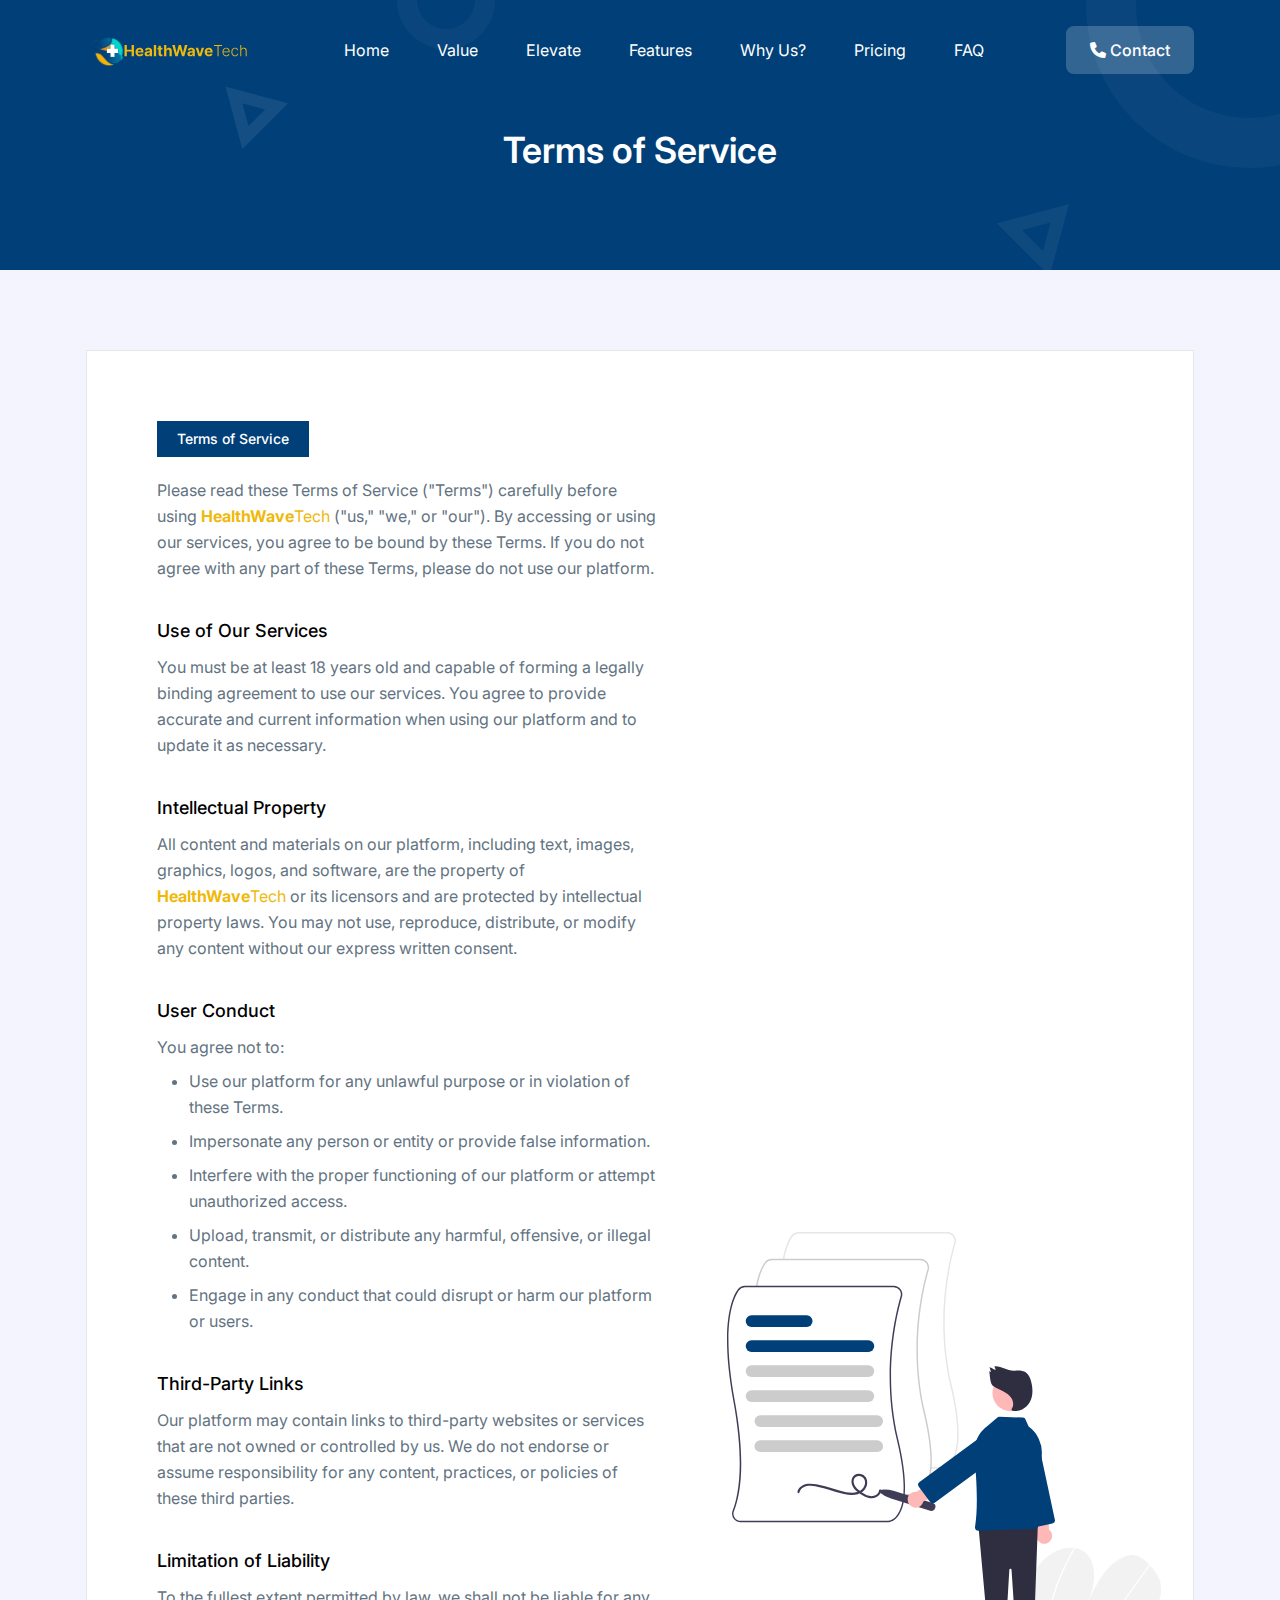
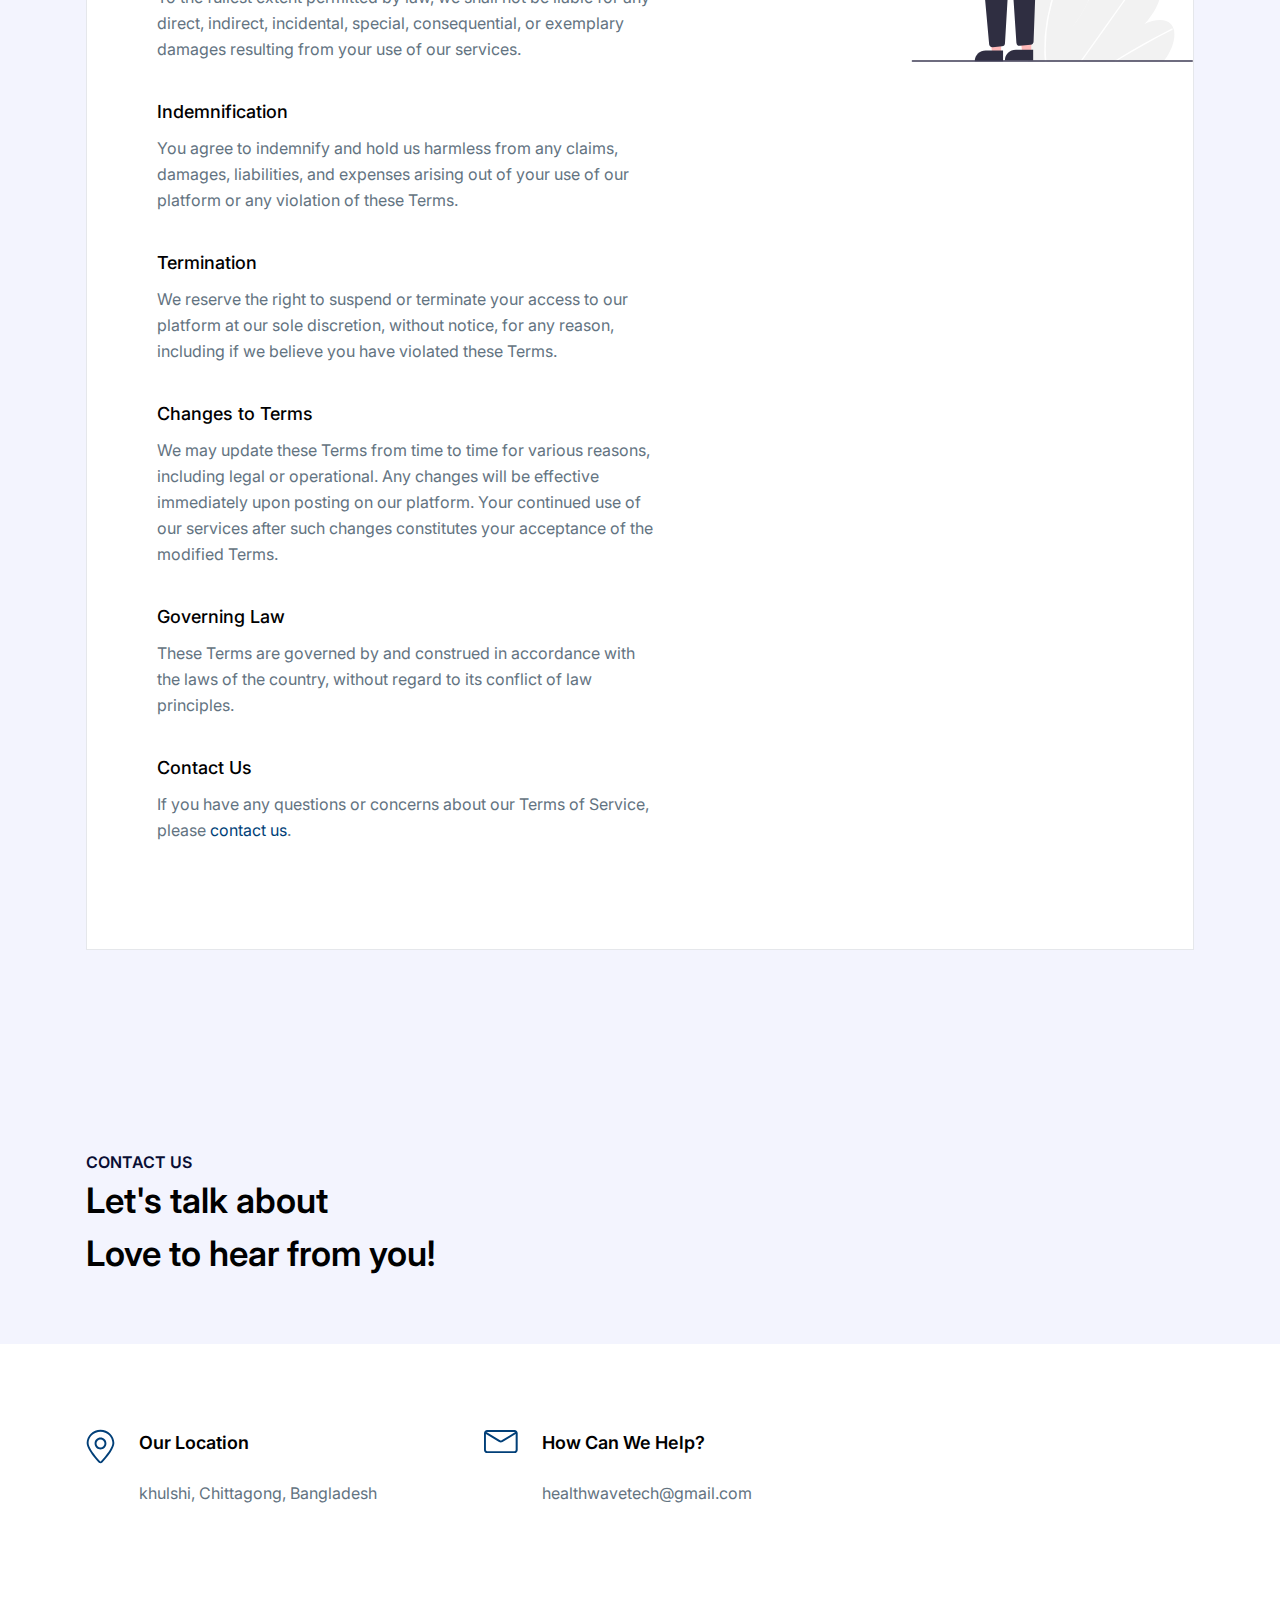
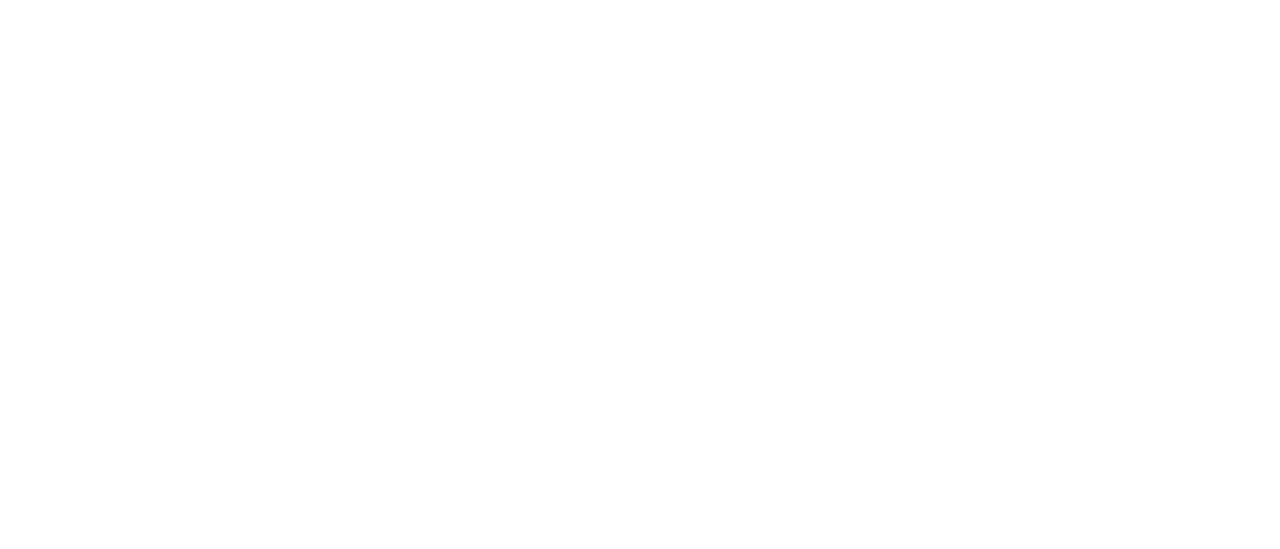
<file: terms-condition.html>
<!DOCTYPE html>
<html lang="en">
  <head>
    <meta charset="UTF-8" />
    <meta http-equiv="X-UA-Compatible" content="IE=edge" />
    <meta name="viewport" content="width=device-width, initial-scale=1.0" />
    <title>
      HealthWaveTech | Navigating Healthcare's Future with HealthWaveTech
    </title>
    <meta name="description"
      content="Discover the power of HealthWaveTech's Hospital Management Software. Streamline operations, enhance patient care, and boost efficiency. Get started today.">
    <meta name="keywords" content="hospital management, healthcare software, patient care, medical records, hospital administration, Hospital Management Software,
      Healthcare Solutions, Hospital Administration, Patient Care Software, Medical Records Management, Healthcare Automation
      HealthTech Innovations, Hospital Software Solutions, Healthcare Efficiency, Medical Data Security">
    <meta name="author" content="HealthWaveTech">
    <link rel="shortcut icon" href="assets/images/icon.png" type="image/x-icon" />
    <link rel="stylesheet" href="https://cdnjs.cloudflare.com/ajax/libs/font-awesome/6.0.0-beta3/css/all.min.css">
  
    <link rel="stylesheet" href="assets/css/animate.css" />
    <link rel="stylesheet" href="assets/css/custom.css">
    <link rel="stylesheet" href="assets/css/tailwind.css" />
  
    <!-- ==== WOW JS ==== -->
    <script src="assets/js/wow.min.js"></script>
    <script>
      new WOW().init();
    </script>
        <style>
            ol {
                list-style-type: decimal;
                padding-left: 2em;
            }
            .refund-process {
            list-style-type: disc;
            padding-left: 2em;
        }
        </style>
  </head>
  <body>
    <!-- ====== Navbar Section Start -->
    <div class="ud-header absolute top-0 left-0 z-40 flex w-full items-center bg-transparent">
      <div class="container">
        <div class="relative -mx-4 flex items-center justify-between">
          <div class="w-60 max-w-full px-4">
            <a href="index.html" class="navbar-logo block w-full py-5">
              <img src="assets/images/logo/logo.svg" alt="logo" class="header-logo w-full" />
            </a>
          </div>
          <div class="flex w-full items-center justify-between px-4">
            <div>
              <button id="navbarToggler"
                class="absolute right-4 top-1/2 block -translate-y-1/2 rounded-lg px-3 py-[6px] ring-primary focus:ring-2 lg:hidden">
                <span class="relative my-[6px] block h-[2px] w-[30px] bg-white"></span>
                <span class="relative my-[6px] block h-[2px] w-[30px] bg-white"></span>
                <span class="relative my-[6px] block h-[2px] w-[30px] bg-white"></span>
              </button>
              <nav id="navbarCollapse"
                class="absolute right-4 top-full hidden w-full max-w-[250px] rounded-lg bg-white py-5 shadow-lg lg:static lg:block lg:w-full lg:max-w-full lg:bg-transparent lg:py-0 lg:px-4 lg:shadow-none xl:px-6">
                <ul class="blcok lg:flex">
                  <li class="group relative">
                    <a href="index.html"
                      class="mx-8 flex py-2 text-base text-dark group-hover:text-primary lg:mr-0 lg:inline-flex lg:py-6 lg:px-0 lg:text-white lg:group-hover:text-white lg:group-hover:opacity-70">
                      Home
                    </a>
                  </li>
                  <li class="group relative">
                    <a href="index.html"
                      class="mx-8 flex py-2 text-base text-dark group-hover:text-primary lg:mr-0 lg:ml-7 lg:inline-flex lg:py-6 lg:px-0 lg:text-white lg:group-hover:text-white lg:group-hover:opacity-70 xl:ml-12">
                      Value
                    </a>
                  </li>
                  <li class="group relative">
                    <a href="index.html"
                      class="mx-8 flex py-2 text-base text-dark group-hover:text-primary lg:mr-0 lg:ml-7 lg:inline-flex lg:py-6 lg:px-0 lg:text-white lg:group-hover:text-white lg:group-hover:opacity-70 xl:ml-12">
                      Elevate
                    </a>
                  </li>
                  <li class="group relative">
                    <a href="index.html"
                      class="mx-8 flex py-2 text-base text-dark group-hover:text-primary lg:mr-0 lg:ml-7 lg:inline-flex lg:py-6 lg:px-0 lg:text-white lg:group-hover:text-white lg:group-hover:opacity-70 xl:ml-12">
                      Features
                    </a>
                  </li>
                  <li class="group relative">
                    <a href="index.html"
                      class="mx-8 flex py-2 text-base text-dark group-hover:text-primary lg:mr-0 lg:ml-7 lg:inline-flex lg:py-6 lg:px-0 lg:text-white lg:group-hover:text-white lg:group-hover:opacity-70 xl:ml-12">
                      Why Us?
                    </a>
                  </li>
                  <li class="group relative">
                    <a href="index.html"
                      class="mx-8 flex py-2 text-base text-dark group-hover:text-primary lg:mr-0 lg:ml-7 lg:inline-flex lg:py-6 lg:px-0 lg:text-white lg:group-hover:text-white lg:group-hover:opacity-70 xl:ml-12">
                      Pricing
                    </a>
                  </li>
                  <li class="group relative">
                    <a href="index.html"
                      class="mx-8 flex py-2 text-base text-dark group-hover:text-primary lg:mr-0 lg:ml-7 lg:inline-flex lg:py-6 lg:px-0 lg:text-white lg:group-hover:text-white lg:group-hover:opacity-70 xl:ml-12">
                      FAQ
                    </a>
                  </li>
  
                </ul>
              </nav>
            </div>
            <div class="hidden justify-end pr-16 sm:flex lg:pr-0">
  
              <a href="#contact"
                class="signUpBtn rounded-lg bg-white bg-opacity-20 py-3 px-6 text-base font-medium text-white duration-300 ease-in-out hover:bg-opacity-100 hover:text-dark">
                <i class="fa-solid fa-phone"></i> Contact
              </a>
            </div>
          </div>
        </div>
      </div>
    </div>
    <!-- ====== Navbar Section End -->

    <!-- ====== Banner Section Start -->
    <div
      class="relative z-10 overflow-hidden bg-primary pt-[120px] pb-[100px] md:pt-[130px] lg:pt-[160px]"
    >
      <div class="container">
        <div class="-mx-4 flex flex-wrap items-center">
          <div class="w-full px-4">
            <div class="text-center">
              <h1 class="text-4xl font-semibold text-white">Terms of Service
              </h1>
            </div>
          </div>
        </div>
      </div>
      <div>
        <span class="absolute top-0 left-0 z-[-1]">
          <svg
            width="495"
            height="470"
            viewBox="0 0 495 470"
            fill="none"
            xmlns="http://www.w3.org/2000/svg"
          >
            <circle
              cx="55"
              cy="442"
              r="138"
              stroke="white"
              stroke-opacity="0.04"
              stroke-width="50"
            />
            <circle
              cx="446"
              r="39"
              stroke="white"
              stroke-opacity="0.04"
              stroke-width="20"
            />
            <path
              d="M245.406 137.609L233.985 94.9852L276.609 106.406L245.406 137.609Z"
              stroke="white"
              stroke-opacity="0.08"
              stroke-width="12"
            />
          </svg>
        </span>
        <span class="absolute top-0 right-0 z-[-1]">
          <svg
            width="493"
            height="470"
            viewBox="0 0 493 470"
            fill="none"
            xmlns="http://www.w3.org/2000/svg"
          >
            <circle
              cx="462"
              cy="5"
              r="138"
              stroke="white"
              stroke-opacity="0.04"
              stroke-width="50"
            />
            <circle
              cx="49"
              cy="470"
              r="39"
              stroke="white"
              stroke-opacity="0.04"
              stroke-width="20"
            />
            <path
              d="M222.393 226.701L272.808 213.192L259.299 263.607L222.393 226.701Z"
              stroke="white"
              stroke-opacity="0.06"
              stroke-width="13"
            />
          </svg>
        </span>
      </div>
    </div>
    <!-- ====== Banner Section End -->

    <!-- ====== About Section Start -->
    <section
      id="about"
      class="bg-[#f3f4fe] pt-20 pb-20 lg:pt-[120px] lg:pb-[120px]"
    >
      <div class="container">
        <div class="wow fadeInUp bg-white" data-wow-delay=".2s">
          <div class="-mx-4 flex flex-wrap">
            <div class="w-full px-4">
              <div
                class="items-center justify-between overflow-hidden border lg:flex"
              >
                <div
                  class="w-full py-12 px-7 sm:px-12 md:p-16 lg:max-w-[565px] lg:py-9 lg:px-16 xl:max-w-[640px] xl:p-[70px]"
                >
                  <span
                    class="mb-5 inline-block bg-primary py-2 px-5 text-sm font-medium text-white"
                  >
                  Terms of Service

                </span>
           
                  <p class="mb-9 text-base leading-relaxed text-body-color">
                    Please read these Terms of Service ("Terms") carefully before using <span class="font-bold icon-color">HealthWave</span><span class="font-normal icon-color">Tech</span> ("us," "we," or "our"). By accessing or using our services, you agree to be bound by these Terms. If you do not agree with any part of these Terms, please do not use our platform.

                </p>
                <h3 class="other-headline">
                    Use of Our Services
                </h3>
                  <p class="mb-9 text-base leading-relaxed text-body-color">
                    You must be at least 18 years old and capable of forming a legally binding agreement to use our services. You agree to provide accurate and current information when using our platform and to update it as necessary.
                </p>
                  <h3 class="other-headline">
                    Intellectual Property
                </h3>
                  <p class="mb-9 text-base leading-relaxed text-body-color">
                    All content and materials on our platform, including text, images, graphics, logos, and software, are the property of <span class="font-bold icon-color">HealthWave</span><span class="font-normal icon-color">Tech</span> or its licensors and are protected by intellectual property laws. You may not use, reproduce, distribute, or modify any content without our express written consent.

                </p>
                  <h3 class="other-headline">
                    User Conduct
                  </h3>
                  <p class="mb-2 text-base leading-relaxed text-body-color">
                    You agree not to:

                    <ul class="refund-process">
                      <li class="mb-2 text-base leading-relaxed text-body-color">Use our platform for any unlawful purpose or in violation of these Terms.
                    </li>
                      <li class="mb-2 text-base leading-relaxed text-body-color">Impersonate any person or entity or provide false information.

                      <li class="mb-2 text-base leading-relaxed text-body-color">Interfere with the proper functioning of our platform or attempt unauthorized access.

                    </li>
                    <li class="mb-2 text-base leading-relaxed text-body-color">
                        Upload, transmit, or distribute any harmful, offensive, or illegal content.
                    </li>
                    <li class="mb-9 text-base leading-relaxed text-body-color">
                        Engage in any conduct that could disrupt or harm our platform or users.

                    </li>
                  </ul>
                  
                  <h3 class="other-headline">
                    Third-Party Links
                </h3>
                  <p class="mb-9 text-base leading-relaxed text-body-color">
                    Our platform may contain links to third-party websites or services that are not owned or controlled by us. We do not endorse or assume responsibility for any content, practices, or policies of these third parties.

                </p>
                  <h3 class="other-headline">
                    Limitation of Liability

                </h3>
                  <p class="mb-9 text-base leading-relaxed text-body-color">
                    To the fullest extent permitted by law, we shall not be liable for any direct, indirect, incidental, special, consequential, or exemplary damages resulting from your use of our services.

                </p>
                  <h3 class="other-headline">
                    Indemnification
                                  </h3>
                  <p class="mb-9 text-base leading-relaxed text-body-color">
                    You agree to indemnify and hold us harmless from any claims, damages, liabilities, and expenses arising out of your use of our platform or any violation of these Terms.

                  </p>
                  <h3 class="other-headline">
                    Termination
                  </h3>
                  <p class="mb-9 text-base leading-relaxed text-body-color">
                    We reserve the right to suspend or terminate your access to our platform at our sole discretion, without notice, for any reason, including if we believe you have violated these Terms.

                </p>
                  <h3 class="other-headline">
                    Changes to Terms
                </h3>
                  <p class="mb-9 text-base leading-relaxed text-body-color">
                    We may update these Terms from time to time for various reasons, including legal or operational. Any changes will be effective immediately upon posting on our platform. Your continued use of our services after such changes constitutes your acceptance of the modified Terms.
                </p>
                  <h3 class="other-headline">
                    Governing Law

                </h3>
                  <p class="mb-9 text-base leading-relaxed text-body-color">
                    These Terms are governed by and construed in accordance with the laws of the country, without regard to its conflict of law principles.


                </p>
                  <h3 class="other-headline">
                    Contact Us
                  </h3>
                  <p class="mb-9 text-base leading-relaxed text-body-color">
                    If you have any questions or concerns about our Terms of Service, please <a class="text-primary font-normal" href="#contact">contact us</a>.
                  </p>
                </div>
                <div class="text-center">
                  <div class="relative z-10 inline-block">
                    <img
                      src="assets/images/about/undraw_terms_re_6ak4.svg"
                      alt="image"
                      class="mx-auto lg:ml-auto"
                    />
                  </div>
                </div>
              </div>
            </div>
          </div>
        </div>
      </div>
    </section>
    <!-- ====== About Section End -->

  <!-- ====== Contact Start ====== -->
  <section id="contact" class="relative py-20 md:py-[120px]">
    <div class="absolute top-0 left-0 z-[-1] h-1/2 w-full bg-[#f3f4fe] lg:h-[45%] xl:h-1/2"></div>
    <div class="container px-4">
      <div class="-mx-4 flex flex-wrap items-center">
        <div class="w-full px-4 lg:w-7/12 xl:w-8/12">
          <div class="ud-contact-content-wrapper">
            <div class="ud-contact-title mb-12 lg:mb-[150px]">
              <span class="mb-5 text-base font-semibold text-dark">
                CONTACT US
              </span>
              <h2 class="text-[35px] font-semibold">
                Let's talk about <br />
                Love to hear from you!
              </h2>
            </div>
            <div class="mb-12 flex flex-wrap justify-between lg:mb-0">
              <div class="mb-8 flex w-[330px] max-w-full">
                <div class="mr-6 text-[32px] text-primary">
                  <svg width="29" height="35" viewBox="0 0 29 35" class="fill-current">
                    <path
                      d="M14.5 0.710938C6.89844 0.710938 0.664062 6.72656 0.664062 14.0547C0.664062 19.9062 9.03125 29.5859 12.6406 33.5234C13.1328 34.0703 13.7891 34.3437 14.5 34.3437C15.2109 34.3437 15.8672 34.0703 16.3594 33.5234C19.9688 29.6406 28.3359 19.9062 28.3359 14.0547C28.3359 6.67188 22.1016 0.710938 14.5 0.710938ZM14.9375 32.2109C14.6641 32.4844 14.2812 32.4844 14.0625 32.2109C11.3828 29.3125 2.57812 19.3594 2.57812 14.0547C2.57812 7.71094 7.9375 2.625 14.5 2.625C21.0625 2.625 26.4219 7.76562 26.4219 14.0547C26.4219 19.3594 17.6172 29.2578 14.9375 32.2109Z" />
                    <path
                      d="M14.5 8.58594C11.2734 8.58594 8.59375 11.2109 8.59375 14.4922C8.59375 17.7188 11.2187 20.3984 14.5 20.3984C17.7812 20.3984 20.4062 17.7734 20.4062 14.4922C20.4062 11.2109 17.7266 8.58594 14.5 8.58594ZM14.5 18.4297C12.3125 18.4297 10.5078 16.625 10.5078 14.4375C10.5078 12.25 12.3125 10.4453 14.5 10.4453C16.6875 10.4453 18.4922 12.25 18.4922 14.4375C18.4922 16.625 16.6875 18.4297 14.5 18.4297Z" />
                  </svg>
                </div>
                <div>
                  <h5 class="mb-6 text-lg font-semibold">Our Location</h5>
                  <p class="text-base text-body-color">
                    khulshi, Chittagong, Bangladesh                  </p>
                  </p>
                </div>
              </div>
              <div class="mb-8 flex w-[330px] max-w-full">
                <div class="mr-6 text-[32px] text-primary">
                  <svg width="34" height="25" viewBox="0 0 34 25" class="fill-current">
                    <path
                      d="M30.5156 0.960938H3.17188C1.42188 0.960938 0 2.38281 0 4.13281V20.9219C0 22.6719 1.42188 24.0938 3.17188 24.0938H30.5156C32.2656 24.0938 33.6875 22.6719 33.6875 20.9219V4.13281C33.6875 2.38281 32.2656 0.960938 30.5156 0.960938ZM30.5156 2.875C30.7891 2.875 31.0078 2.92969 31.2266 3.09375L17.6094 11.3516C17.1172 11.625 16.5703 11.625 16.0781 11.3516L2.46094 3.09375C2.67969 2.98438 2.89844 2.875 3.17188 2.875H30.5156ZM30.5156 22.125H3.17188C2.51562 22.125 1.91406 21.5781 1.91406 20.8672V5.00781L15.0391 12.9922C15.5859 13.3203 16.1875 13.4844 16.7891 13.4844C17.3906 13.4844 17.9922 13.3203 18.5391 12.9922L31.6641 5.00781V20.8672C31.7734 21.5781 31.1719 22.125 30.5156 22.125Z" />
                  </svg>
                </div>
                <div>
                  <h5 class="mb-6 text-lg font-semibold">How Can We Help?</h5>
                  <p class="text-base text-body-color">healthwavetech@gmail.com</p>
                  
                </div>
              </div>
            </div>
          </div>
        </div>
        <div class="w-full px-4 lg:w-5/12 xl:w-4/12">
          <div
            class="wow fadeInUp rounded-lg bg-white py-10 px-8 shadow-testimonial sm:py-12 sm:px-10 md:p-[60px] lg:p-10 lg:py-12 lg:px-10 2xl:p-[60px]"
            data-wow-delay=".2s">
            <h3 class="mb-8 text-2xl font-semibold md:text-[26px]">
              Contact Us
            </h3>
            <div class="mb-6">
              <a style="font-size: large;" href="https://wa.me/your_whatsapp_number"
                class="block text-xs text-dark hover:underline" target="_blank" rel="noopener noreferrer">
                <i class="fab fa-whatsapp" style="color: #013f78;"></i>
                WhatsApp
              </a>
            </div>
            <div class="mb-6">
              <a style="font-size: large;" href="https://www.linkedin.com/in/your_linkedin_profile"
                class="block text-xs text-dark hover:underline" target="_blank" rel="noopener noreferrer">
                <i class="fa-brands fa-linkedin" style="color: #013f78;"></i>    
                            LinkedIn
              </a>
            </div>
            <div class="mb-6">
              <a style="font-size: large;" href="mailto:your.email@gmail.com"
                class="block text-xs text-dark hover:underline" target="_blank" rel="noopener noreferrer">
                <i class="far fa-envelope" style="color: #013f78;"></i>
                Email
              </a>
            </div>
            <div class="mb-6">
              <a style="font-size: large; display: flex; align-items: flex-end;" href="https://twitter.com/your_twitter_handle"
                 class="block text-xs text-dark hover:underline" target="_blank" rel="noopener noreferrer">
                 <svg xmlns="http://www.w3.org/2000/svg" height="1em" viewBox="0 0 512 512" style="fill: #013f78;"><!--! Font Awesome Free 6.4.2 by @fontawesome - https://fontawesome.com License - https://fontawesome.com/license (Commercial License) Copyright 2023 Fonticons, Inc. --><path d="M389.2 48h70.6L305.6 224.2 487 464H345L233.7 318.6 106.5 464H35.8L200.7 275.5 26.8 48H172.4L272.9 180.9 389.2 48zM364.4 421.8h39.1L151.1 88h-42L364.4 421.8z"/></svg>                  <span style="margin-left: 5px;">X</span>
              </a>
          </div>
          
            
          </div>
        </div>

      </div>
    </div>
  </section>
  <!-- ====== Contact End ====== -->

  <!-- ====== Footer Section Start -->
  <footer class="wow fadeInUp relative z-10 bg-black pt-20 lg:pt-[120px]" data-wow-delay=".15s">
    <div class="container">
      <div class="-mx-4 flex flex-wrap">
        <div class="w-full px-4 sm:w-1/2 md:w-1/2 lg:w-4/12 xl:w-3/12">
          <div class="mb-10 w-full">
            <a href="javascript:void(0)" class="mb-6 inline-block max-w-[160px]">
              <img src="assets/images/logo/logo-white.svg" alt="logo" class="max-w-full" />
            </a>
            <p class="mb-7 text-base text-[#f3f4fe]">
              Navigating Healthcare's Future with HealthWaveTech
            </p>
            <div class="-mx-3 flex items-center">
              <a href="https://wa.me/8801791722147" target="_blank" class="px-3 text-[#dddddd] hover:text-white">
                <svg xmlns="http://www.w3.org/2000/svg" height="1em" viewBox="0 0 448 512"  style="fill: #ffffff;"><!--! Font Awesome Free 6.4.2 by @fontawesome - https://fontawesome.com License - https://fontawesome.com/license (Commercial License) Copyright 2023 Fonticons, Inc. --><path d="M380.9 97.1C339 55.1 283.2 32 223.9 32c-122.4 0-222 99.6-222 222 0 39.1 10.2 77.3 29.6 111L0 480l117.7-30.9c32.4 17.7 68.9 27 106.1 27h.1c122.3 0 224.1-99.6 224.1-222 0-59.3-25.2-115-67.1-157zm-157 341.6c-33.2 0-65.7-8.9-94-25.7l-6.7-4-69.8 18.3L72 359.2l-4.4-7c-18.5-29.4-28.2-63.3-28.2-98.2 0-101.7 82.8-184.5 184.6-184.5 49.3 0 95.6 19.2 130.4 54.1 34.8 34.9 56.2 81.2 56.1 130.5 0 101.8-84.9 184.6-186.6 184.6zm101.2-138.2c-5.5-2.8-32.8-16.2-37.9-18-5.1-1.9-8.8-2.8-12.5 2.8-3.7 5.6-14.3 18-17.6 21.8-3.2 3.7-6.5 4.2-12 1.4-32.6-16.3-54-29.1-75.5-66-5.7-9.8 5.7-9.1 16.3-30.3 1.8-3.7.9-6.9-.5-9.7-1.4-2.8-12.5-30.1-17.1-41.2-4.5-10.8-9.1-9.3-12.5-9.5-3.2-.2-6.9-.2-10.6-.2-3.7 0-9.7 1.4-14.8 6.9-5.1 5.6-19.4 19-19.4 46.3 0 27.3 19.9 53.7 22.6 57.4 2.8 3.7 39.1 59.7 94.8 83.8 35.2 15.2 49 16.5 66.6 13.9 10.7-1.6 32.8-13.4 37.4-26.4 4.6-13 4.6-24.1 3.2-26.4-1.3-2.5-5-3.9-10.5-6.6z"/></svg>
              </a>
              <a href="https://www.linkedin.com/in/h-rafi/" target="_blank" class="px-3 text-[#dddddd] hover:text-white">
                <svg xmlns="http://www.w3.org/2000/svg" height="1em" viewBox="0 0 448 512"  style="fill: #ffffff;"><!--! Font Awesome Free 6.4.2 by @fontawesome - https://fontawesome.com License - https://fontawesome.com/license (Commercial License) Copyright 2023 Fonticons, Inc. --><path d="M416 32H31.9C14.3 32 0 46.5 0 64.3v383.4C0 465.5 14.3 480 31.9 480H416c17.6 0 32-14.5 32-32.3V64.3c0-17.8-14.4-32.3-32-32.3zM135.4 416H69V202.2h66.5V416zm-33.2-243c-21.3 0-38.5-17.3-38.5-38.5S80.9 96 102.2 96c21.2 0 38.5 17.3 38.5 38.5 0 21.3-17.2 38.5-38.5 38.5zm282.1 243h-66.4V312c0-24.8-.5-56.7-34.5-56.7-34.6 0-39.9 27-39.9 54.9V416h-66.4V202.2h63.7v29.2h.9c8.9-16.8 30.6-34.5 62.9-34.5 67.2 0 79.7 44.3 79.7 101.9V416z"/></svg>
              </a>
              <a href="mailto:healthwavetech@gmail.com" target="_blank" class="px-3 text-[#dddddd] hover:text-white">
                <svg xmlns="http://www.w3.org/2000/svg" height="1em" viewBox="0 0 512 512"  style="fill: #ffffff;"><!--! Font Awesome Free 6.4.2 by @fontawesome - https://fontawesome.com License - https://fontawesome.com/license (Commercial License) Copyright 2023 Fonticons, Inc. --><path d="M64 112c-8.8 0-16 7.2-16 16v22.1L220.5 291.7c20.7 17 50.4 17 71.1 0L464 150.1V128c0-8.8-7.2-16-16-16H64zM48 212.2V384c0 8.8 7.2 16 16 16H448c8.8 0 16-7.2 16-16V212.2L322 328.8c-38.4 31.5-93.7 31.5-132 0L48 212.2zM0 128C0 92.7 28.7 64 64 64H448c35.3 0 64 28.7 64 64V384c0 35.3-28.7 64-64 64H64c-35.3 0-64-28.7-64-64V128z"/></svg>
              </a>
              <a href="https://twitter.com/h__rafi" target="_blank" class="px-3 text-[#dddddd] hover:text-white">
              
                <svg xmlns="http://www.w3.org/2000/svg" height="1em" viewBox="0 0 512 512"  style="fill: #ffffff;"><!--! Font Awesome Free 6.4.2 by @fontawesome - https://fontawesome.com License - https://fontawesome.com/license (Commercial License) Copyright 2023 Fonticons, Inc. --><path d="M389.2 48h70.6L305.6 224.2 487 464H345L233.7 318.6 106.5 464H35.8L200.7 275.5 26.8 48H172.4L272.9 180.9 389.2 48zM364.4 421.8h39.1L151.1 88h-42L364.4 421.8z"/></svg>
              </a>
            </div>
          </div>
        </div>
        <div class="w-full px-4 sm:w-1/2 md:w-1/2 lg:w-2/12 xl:w-2/12">
          <div class="mb-10 w-full">
            <h4 class="mb-9 text-lg font-semibold text-white"></h4>
            <ul>
              <li>
                <a href="index.html"
                  class="mb-2 inline-block text-base leading-loose text-[#f3f4fe] hover:text-primary">
                  Home
                </a>
              </li>
              <li>
                <a href="index.html"
                  class="mb-2 inline-block text-base leading-loose text-[#f3f4fe] hover:text-primary">
                  Value
                </a>
              </li>
              <li>
                <a href="index.html"
                  class="mb-2 inline-block text-base leading-loose text-[#f3f4fe] hover:text-primary">
                  Elevate
                </a>
              </li>
              <li>
                <a href="index.html"
                  class="mb-2 inline-block text-base leading-loose text-[#f3f4fe] hover:text-primary">
                  Features
                </a>
              </li>
            </ul>
          </div>
        </div>
        <div class="w-full px-4 sm:w-1/2 md:w-1/2 lg:w-3/12 xl:w-2/12">
          <div class="mb-10 w-full">
            <h4 class="mb-9 text-lg font-semibold text-white"></h4>
            <ul>
              <li>
                <a href="index.html"
                  class="mb-2 inline-block text-base leading-loose text-[#f3f4fe] hover:text-primary">
                  Why Us?
                </a>
              </li>
              <li>
                <a href="index.html"
                  class="mb-2 inline-block text-base leading-loose text-[#f3f4fe] hover:text-primary">
                  Pricing
                </a>
              </li>
              <li>
                <a href="index.html"
                  class="mb-2 inline-block text-base leading-loose text-[#f3f4fe] hover:text-primary">
                  FAQ
                </a>
              </li>
              <li>
                <a href="refund.html"
                  class="mb-2 inline-block text-base leading-loose text-[#f3f4fe] hover:text-primary">
                  Refund policy
                </a>
              </li>
            </ul>
          </div>
        </div>
        <!-- <div class="w-full px-4 sm:w-1/2 md:w-1/2 lg:w-3/12 xl:w-2/12">
          <div class="mb-10 w-full">
            <h4 class="mb-9 text-lg font-semibold text-white">
              Our Products
            </h4>
            <ul>
              <li>
                <a href="javascript:void(0)"
                  class="mb-2 inline-block text-base leading-loose text-[#f3f4fe] hover:text-primary">
                  LineIcons
                </a>
              </li>
              <li>
                <a href="javascript:void(0)"
                  class="mb-2 inline-block text-base leading-loose text-[#f3f4fe] hover:text-primary">
                  Ecommerce HTML
                </a>
              </li>
              <li>
                <a href="javascript:void(0)"
                  class="mb-2 inline-block text-base leading-loose text-[#f3f4fe] hover:text-primary">
                  Ayro UI
                </a>
              </li>
              <li>
                <a href="javascript:void(0)"
                  class="mb-2 inline-block text-base leading-loose text-[#f3f4fe] hover:text-primary">
                  PlainAdmin
                </a>
              </li>
            </ul>
          </div>
        </div> -->
        <!-- <div class="w-full px-4 md:w-2/3 lg:w-6/12 xl:w-3/12">
          <div class="mb-10 w-full">
            <h4 class="mb-9 text-lg font-semibold text-white">Partners</h4>
            <ul class="flex flex-wrap items-center">
              <li>
                <a href="https://tailgrids.com" rel="nofollow noopner" target="_blank"
                  class="mb-6 mr-5 block max-w-[120px] xl:max-w-[100px] 2xl:max-w-[120px]">
                  <img src="assets/images/footer/brands/tailgrids.svg" alt="tailgrids" />
                </a>
              </li>
              <li>
                <a href="https://ayroui.com" rel="nofollow noopner" target="_blank"
                  class="mb-6 mr-5 block max-w-[120px] xl:max-w-[100px] 2xl:max-w-[120px]">
                  <img src="assets/images/footer/brands/ayroui.svg" alt="ayroui" />
                </a>
              </li>
              <li>
                <a href="https://ecommercehtml.com" rel="nofollow noopner" target="_blank"
                  class="mb-6 mr-5 block max-w-[120px] xl:max-w-[100px] 2xl:max-w-[120px]">
                  <img src="assets/images/footer/brands/ecommerce-html.svg" alt="ecommerce-html" />
                </a>
              </li>
              <li>
                <a href="https://graygrids.com" rel="nofollow noopner" target="_blank"
                  class="mb-6 mr-5 block max-w-[120px] xl:max-w-[100px] 2xl:max-w-[120px]">
                  <img src="assets/images/footer/brands/graygrids.svg" alt="graygrids" />
                </a>
              </li>
              <li>
                <a href="https://lineicons.com" rel="nofollow noopner" target="_blank"
                  class="mb-6 mr-5 block max-w-[120px] xl:max-w-[100px] 2xl:max-w-[120px]">
                  <img src="assets/images/footer/brands/lineicons.svg" alt="lineicons" />
                </a>
              </li>
              <li>
                <a href="https://uideck.com" rel="nofollow noopner" target="_blank"
                  class="mb-6 mr-5 block max-w-[120px] xl:max-w-[100px] 2xl:max-w-[120px]">
                  <img src="assets/images/footer/brands/uideck.svg" alt="uideck" />
                </a>
              </li>
            </ul>
          </div>
        </div> -->
      </div>
    </div>

    <div class="mt-12 border-t border-opacity-40 py-8 lg:mt-[60px]">
      <div class="container">
        <div class="-mx-4 flex flex-wrap">
          <div class="w-full px-4 md:w-2/3 lg:w-1/2">
            <div class="my-1">
              <div class="-mx-3 flex items-center justify-center md:justify-start">
                <a href="privacy.html" class="px-3 text-base text-[#f3f4fe] hover:text-primary">
                  Privacy policy
                </a>
                <a href="legal-notice.html" class="px-3 text-base text-[#f3f4fe] hover:text-primary">
                  Legal notice
                </a>
                <a href="terms-condition.html" class="px-3 text-base text-[#f3f4fe] hover:text-primary">
                  Terms of service
                </a>
                <a href="about.html" class="px-3 text-base text-[#f3f4fe] hover:text-primary">
                  About Us
                </a>
              </div>
            </div>
          </div>
          <!-- <div class="w-full px-4 md:w-1/3 lg:w-1/2">
            <div class="my-1 flex justify-center md:justify-end">
              <p class="text-base text-[#f3f4fe]">
                Designed and Developed by
                <a href="https://tailgrids.com" rel="nofollow noopner" target="_blank"
                  class="text-primary hover:underline">
                  TailGrids and UIdeck
                </a>
              </p>
            </div>
          </div> -->
               <div class="w-full px-4 md:w-1/3 lg:w-1/2">
            <div class="my-1 flex justify-center md:justify-end">
              <p class="text-base text-[#f3f4fe]">
                Copyright © 2023 
                  <a href="#" onclick="return false;" rel="nofollow noopner" target="_blank"
                  class="text-primary hover:underline">
                  <span class="font-bold icon-color">HealthWave</span><span class="font-normal icon-color">Tech</span>
                </a>
              </p>
            </div>
          </div>
        </div>
      </div>
    </div>

    <div>
      <span class="absolute left-0 top-0 z-[-1]">
        <img src="assets/images/footer/shape-1.svg" alt="" />
      </span>

      <span class="absolute bottom-0 right-0 z-[-1]">
        <img src="assets/images/footer/shape-3.svg" alt="" />
      </span>

      <span class="absolute top-0 right-0 z-[-1]">
        <svg width="102" height="102" viewBox="0 0 102 102" fill="none" xmlns="http://www.w3.org/2000/svg">
          <path
            d="M1.8667 33.1956C2.89765 33.1956 3.7334 34.0318 3.7334 35.0633C3.7334 36.0947 2.89765 36.9309 1.8667 36.9309C0.835744 36.9309 4.50645e-08 36.0947 0 35.0633C-4.50645e-08 34.0318 0.835744 33.1956 1.8667 33.1956Z"
            fill="white" fill-opacity="0.08"></path>
          <path
            d="M18.2939 33.1956C19.3249 33.1956 20.1606 34.0318 20.1606 35.0633C20.1606 36.0947 19.3249 36.9309 18.2939 36.9309C17.263 36.9309 16.4272 36.0947 16.4272 35.0633C16.4272 34.0318 17.263 33.1956 18.2939 33.1956Z"
            fill="white" fill-opacity="0.08"></path>
          <path
            d="M34.7209 33.195C35.7519 33.195 36.5876 34.0311 36.5876 35.0626C36.5876 36.0941 35.7519 36.9303 34.7209 36.9303C33.69 36.9303 32.8542 36.0941 32.8542 35.0626C32.8542 34.0311 33.69 33.195 34.7209 33.195Z"
            fill="white" fill-opacity="0.08"></path>
          <path
            d="M50.9341 33.195C51.965 33.195 52.8008 34.0311 52.8008 35.0626C52.8008 36.0941 51.965 36.9303 50.9341 36.9303C49.9031 36.9303 49.0674 36.0941 49.0674 35.0626C49.0674 34.0311 49.9031 33.195 50.9341 33.195Z"
            fill="white" fill-opacity="0.08"></path>
          <path
            d="M1.8667 16.7605C2.89765 16.7605 3.7334 17.5966 3.7334 18.6281C3.7334 19.6596 2.89765 20.4957 1.8667 20.4957C0.835744 20.4957 4.50645e-08 19.6596 0 18.6281C-4.50645e-08 17.5966 0.835744 16.7605 1.8667 16.7605Z"
            fill="white" fill-opacity="0.08"></path>
          <path
            d="M18.2939 16.7605C19.3249 16.7605 20.1606 17.5966 20.1606 18.6281C20.1606 19.6596 19.3249 20.4957 18.2939 20.4957C17.263 20.4957 16.4272 19.6596 16.4272 18.6281C16.4272 17.5966 17.263 16.7605 18.2939 16.7605Z"
            fill="white" fill-opacity="0.08"></path>
          <path
            d="M34.7209 16.7605C35.7519 16.7605 36.5876 17.5966 36.5876 18.6281C36.5876 19.6596 35.7519 20.4957 34.7209 20.4957C33.69 20.4957 32.8542 19.6596 32.8542 18.6281C32.8542 17.5966 33.69 16.7605 34.7209 16.7605Z"
            fill="white" fill-opacity="0.08"></path>
          <path
            d="M50.9341 16.7605C51.965 16.7605 52.8008 17.5966 52.8008 18.6281C52.8008 19.6596 51.965 20.4957 50.9341 20.4957C49.9031 20.4957 49.0674 19.6596 49.0674 18.6281C49.0674 17.5966 49.9031 16.7605 50.9341 16.7605Z"
            fill="white" fill-opacity="0.08"></path>
          <path
            d="M1.8667 0.324951C2.89765 0.324951 3.7334 1.16115 3.7334 2.19261C3.7334 3.22408 2.89765 4.06024 1.8667 4.06024C0.835744 4.06024 4.50645e-08 3.22408 0 2.19261C-4.50645e-08 1.16115 0.835744 0.324951 1.8667 0.324951Z"
            fill="white" fill-opacity="0.08"></path>
          <path
            d="M18.2939 0.324951C19.3249 0.324951 20.1606 1.16115 20.1606 2.19261C20.1606 3.22408 19.3249 4.06024 18.2939 4.06024C17.263 4.06024 16.4272 3.22408 16.4272 2.19261C16.4272 1.16115 17.263 0.324951 18.2939 0.324951Z"
            fill="white" fill-opacity="0.08"></path>
          <path
            d="M34.7209 0.325302C35.7519 0.325302 36.5876 1.16147 36.5876 2.19293C36.5876 3.2244 35.7519 4.06056 34.7209 4.06056C33.69 4.06056 32.8542 3.2244 32.8542 2.19293C32.8542 1.16147 33.69 0.325302 34.7209 0.325302Z"
            fill="white" fill-opacity="0.08"></path>
          <path
            d="M50.9341 0.325302C51.965 0.325302 52.8008 1.16147 52.8008 2.19293C52.8008 3.2244 51.965 4.06056 50.9341 4.06056C49.9031 4.06056 49.0674 3.2244 49.0674 2.19293C49.0674 1.16147 49.9031 0.325302 50.9341 0.325302Z"
            fill="white" fill-opacity="0.08"></path>
          <path
            d="M66.9037 33.1956C67.9346 33.1956 68.7704 34.0318 68.7704 35.0633C68.7704 36.0947 67.9346 36.9309 66.9037 36.9309C65.8727 36.9309 65.037 36.0947 65.037 35.0633C65.037 34.0318 65.8727 33.1956 66.9037 33.1956Z"
            fill="white" fill-opacity="0.08"></path>
          <path
            d="M83.3307 33.1956C84.3616 33.1956 85.1974 34.0318 85.1974 35.0633C85.1974 36.0947 84.3616 36.9309 83.3307 36.9309C82.2997 36.9309 81.464 36.0947 81.464 35.0633C81.464 34.0318 82.2997 33.1956 83.3307 33.1956Z"
            fill="white" fill-opacity="0.08"></path>
          <path
            d="M99.7576 33.1956C100.789 33.1956 101.624 34.0318 101.624 35.0633C101.624 36.0947 100.789 36.9309 99.7576 36.9309C98.7266 36.9309 97.8909 36.0947 97.8909 35.0633C97.8909 34.0318 98.7266 33.1956 99.7576 33.1956Z"
            fill="white" fill-opacity="0.08"></path>
          <path
            d="M66.9037 16.7605C67.9346 16.7605 68.7704 17.5966 68.7704 18.6281C68.7704 19.6596 67.9346 20.4957 66.9037 20.4957C65.8727 20.4957 65.037 19.6596 65.037 18.6281C65.037 17.5966 65.8727 16.7605 66.9037 16.7605Z"
            fill="white" fill-opacity="0.08"></path>
          <path
            d="M83.3307 16.7605C84.3616 16.7605 85.1974 17.5966 85.1974 18.6281C85.1974 19.6596 84.3616 20.4957 83.3307 20.4957C82.2997 20.4957 81.464 19.6596 81.464 18.6281C81.464 17.5966 82.2997 16.7605 83.3307 16.7605Z"
            fill="white" fill-opacity="0.08"></path>
          <path
            d="M99.7576 16.7605C100.789 16.7605 101.624 17.5966 101.624 18.6281C101.624 19.6596 100.789 20.4957 99.7576 20.4957C98.7266 20.4957 97.8909 19.6596 97.8909 18.6281C97.8909 17.5966 98.7266 16.7605 99.7576 16.7605Z"
            fill="white" fill-opacity="0.08"></path>
          <path
            d="M66.9037 0.324966C67.9346 0.324966 68.7704 1.16115 68.7704 2.19261C68.7704 3.22408 67.9346 4.06024 66.9037 4.06024C65.8727 4.06024 65.037 3.22408 65.037 2.19261C65.037 1.16115 65.8727 0.324966 66.9037 0.324966Z"
            fill="white" fill-opacity="0.08"></path>
          <path
            d="M83.3307 0.324951C84.3616 0.324951 85.1974 1.16115 85.1974 2.19261C85.1974 3.22408 84.3616 4.06024 83.3307 4.06024C82.2997 4.06024 81.464 3.22408 81.464 2.19261C81.464 1.16115 82.2997 0.324951 83.3307 0.324951Z"
            fill="white" fill-opacity="0.08"></path>
          <path
            d="M99.7576 0.324951C100.789 0.324951 101.624 1.16115 101.624 2.19261C101.624 3.22408 100.789 4.06024 99.7576 4.06024C98.7266 4.06024 97.8909 3.22408 97.8909 2.19261C97.8909 1.16115 98.7266 0.324951 99.7576 0.324951Z"
            fill="white" fill-opacity="0.08"></path>
          <path
            d="M1.8667 82.2029C2.89765 82.2029 3.7334 83.039 3.7334 84.0705C3.7334 85.102 2.89765 85.9382 1.8667 85.9382C0.835744 85.9382 4.50645e-08 85.102 0 84.0705C-4.50645e-08 83.039 0.835744 82.2029 1.8667 82.2029Z"
            fill="white" fill-opacity="0.08"></path>
          <path
            d="M18.2939 82.2029C19.3249 82.2029 20.1606 83.039 20.1606 84.0705C20.1606 85.102 19.3249 85.9382 18.2939 85.9382C17.263 85.9382 16.4272 85.102 16.4272 84.0705C16.4272 83.039 17.263 82.2029 18.2939 82.2029Z"
            fill="white" fill-opacity="0.08"></path>
          <path
            d="M34.7209 82.2026C35.7519 82.2026 36.5876 83.0387 36.5876 84.0702C36.5876 85.1017 35.7519 85.9378 34.7209 85.9378C33.69 85.9378 32.8542 85.1017 32.8542 84.0702C32.8542 83.0387 33.69 82.2026 34.7209 82.2026Z"
            fill="white" fill-opacity="0.08"></path>
          <path
            d="M50.9341 82.2026C51.965 82.2026 52.8008 83.0387 52.8008 84.0702C52.8008 85.1017 51.965 85.9378 50.9341 85.9378C49.9031 85.9378 49.0674 85.1017 49.0674 84.0702C49.0674 83.0387 49.9031 82.2026 50.9341 82.2026Z"
            fill="white" fill-opacity="0.08"></path>
          <path
            d="M1.8667 65.7677C2.89765 65.7677 3.7334 66.6039 3.7334 67.6353C3.7334 68.6668 2.89765 69.503 1.8667 69.503C0.835744 69.503 4.50645e-08 68.6668 0 67.6353C-4.50645e-08 66.6039 0.835744 65.7677 1.8667 65.7677Z"
            fill="white" fill-opacity="0.08"></path>
          <path
            d="M18.2939 65.7677C19.3249 65.7677 20.1606 66.6039 20.1606 67.6353C20.1606 68.6668 19.3249 69.503 18.2939 69.503C17.263 69.503 16.4272 68.6668 16.4272 67.6353C16.4272 66.6039 17.263 65.7677 18.2939 65.7677Z"
            fill="white" fill-opacity="0.08"></path>
          <path
            d="M34.7209 65.7674C35.7519 65.7674 36.5876 66.6036 36.5876 67.635C36.5876 68.6665 35.7519 69.5027 34.7209 69.5027C33.69 69.5027 32.8542 68.6665 32.8542 67.635C32.8542 66.6036 33.69 65.7674 34.7209 65.7674Z"
            fill="white" fill-opacity="0.08"></path>
          <path
            d="M50.9341 65.7674C51.965 65.7674 52.8008 66.6036 52.8008 67.635C52.8008 68.6665 51.965 69.5027 50.9341 69.5027C49.9031 69.5027 49.0674 68.6665 49.0674 67.635C49.0674 66.6036 49.9031 65.7674 50.9341 65.7674Z"
            fill="white" fill-opacity="0.08"></path>
          <path
            d="M1.8667 98.2644C2.89765 98.2644 3.7334 99.1005 3.7334 100.132C3.7334 101.163 2.89765 102 1.8667 102C0.835744 102 4.50645e-08 101.163 0 100.132C-4.50645e-08 99.1005 0.835744 98.2644 1.8667 98.2644Z"
            fill="white" fill-opacity="0.08"></path>
          <path
            d="M1.8667 49.3322C2.89765 49.3322 3.7334 50.1684 3.7334 51.1998C3.7334 52.2313 2.89765 53.0675 1.8667 53.0675C0.835744 53.0675 4.50645e-08 52.2313 0 51.1998C-4.50645e-08 50.1684 0.835744 49.3322 1.8667 49.3322Z"
            fill="white" fill-opacity="0.08"></path>
          <path
            d="M18.2939 98.2644C19.3249 98.2644 20.1606 99.1005 20.1606 100.132C20.1606 101.163 19.3249 102 18.2939 102C17.263 102 16.4272 101.163 16.4272 100.132C16.4272 99.1005 17.263 98.2644 18.2939 98.2644Z"
            fill="white" fill-opacity="0.08"></path>
          <path
            d="M18.2939 49.3322C19.3249 49.3322 20.1606 50.1684 20.1606 51.1998C20.1606 52.2313 19.3249 53.0675 18.2939 53.0675C17.263 53.0675 16.4272 52.2313 16.4272 51.1998C16.4272 50.1684 17.263 49.3322 18.2939 49.3322Z"
            fill="white" fill-opacity="0.08"></path>
          <path
            d="M34.7209 98.2647C35.7519 98.2647 36.5876 99.1008 36.5876 100.132C36.5876 101.164 35.7519 102 34.7209 102C33.69 102 32.8542 101.164 32.8542 100.132C32.8542 99.1008 33.69 98.2647 34.7209 98.2647Z"
            fill="white" fill-opacity="0.08"></path>
          <path
            d="M50.9341 98.2647C51.965 98.2647 52.8008 99.1008 52.8008 100.132C52.8008 101.164 51.965 102 50.9341 102C49.9031 102 49.0674 101.164 49.0674 100.132C49.0674 99.1008 49.9031 98.2647 50.9341 98.2647Z"
            fill="white" fill-opacity="0.08"></path>
          <path
            d="M34.7209 49.3326C35.7519 49.3326 36.5876 50.1687 36.5876 51.2002C36.5876 52.2317 35.7519 53.0678 34.7209 53.0678C33.69 53.0678 32.8542 52.2317 32.8542 51.2002C32.8542 50.1687 33.69 49.3326 34.7209 49.3326Z"
            fill="white" fill-opacity="0.08"></path>
          <path
            d="M50.9341 49.3326C51.965 49.3326 52.8008 50.1687 52.8008 51.2002C52.8008 52.2317 51.965 53.0678 50.9341 53.0678C49.9031 53.0678 49.0674 52.2317 49.0674 51.2002C49.0674 50.1687 49.9031 49.3326 50.9341 49.3326Z"
            fill="white" fill-opacity="0.08"></path>
          <path
            d="M66.9037 82.2029C67.9346 82.2029 68.7704 83.0391 68.7704 84.0705C68.7704 85.102 67.9346 85.9382 66.9037 85.9382C65.8727 85.9382 65.037 85.102 65.037 84.0705C65.037 83.0391 65.8727 82.2029 66.9037 82.2029Z"
            fill="white" fill-opacity="0.08"></path>
          <path
            d="M83.3307 82.2029C84.3616 82.2029 85.1974 83.0391 85.1974 84.0705C85.1974 85.102 84.3616 85.9382 83.3307 85.9382C82.2997 85.9382 81.464 85.102 81.464 84.0705C81.464 83.0391 82.2997 82.2029 83.3307 82.2029Z"
            fill="white" fill-opacity="0.08"></path>
          <path
            d="M99.7576 82.2029C100.789 82.2029 101.624 83.039 101.624 84.0705C101.624 85.102 100.789 85.9382 99.7576 85.9382C98.7266 85.9382 97.8909 85.102 97.8909 84.0705C97.8909 83.039 98.7266 82.2029 99.7576 82.2029Z"
            fill="white" fill-opacity="0.08"></path>
          <path
            d="M66.9037 65.7674C67.9346 65.7674 68.7704 66.6036 68.7704 67.635C68.7704 68.6665 67.9346 69.5027 66.9037 69.5027C65.8727 69.5027 65.037 68.6665 65.037 67.635C65.037 66.6036 65.8727 65.7674 66.9037 65.7674Z"
            fill="white" fill-opacity="0.08"></path>
          <path
            d="M83.3307 65.7677C84.3616 65.7677 85.1974 66.6039 85.1974 67.6353C85.1974 68.6668 84.3616 69.503 83.3307 69.503C82.2997 69.503 81.464 68.6668 81.464 67.6353C81.464 66.6039 82.2997 65.7677 83.3307 65.7677Z"
            fill="white" fill-opacity="0.08"></path>
          <path
            d="M99.7576 65.7677C100.789 65.7677 101.624 66.6039 101.624 67.6353C101.624 68.6668 100.789 69.503 99.7576 69.503C98.7266 69.503 97.8909 68.6668 97.8909 67.6353C97.8909 66.6039 98.7266 65.7677 99.7576 65.7677Z"
            fill="white" fill-opacity="0.08"></path>
          <path
            d="M66.9037 98.2644C67.9346 98.2644 68.7704 99.1005 68.7704 100.132C68.7704 101.163 67.9346 102 66.9037 102C65.8727 102 65.037 101.163 65.037 100.132C65.037 99.1005 65.8727 98.2644 66.9037 98.2644Z"
            fill="white" fill-opacity="0.08"></path>
          <path
            d="M66.9037 49.3322C67.9346 49.3322 68.7704 50.1684 68.7704 51.1998C68.7704 52.2313 67.9346 53.0675 66.9037 53.0675C65.8727 53.0675 65.037 52.2313 65.037 51.1998C65.037 50.1684 65.8727 49.3322 66.9037 49.3322Z"
            fill="white" fill-opacity="0.08"></path>
          <path
            d="M83.3307 98.2644C84.3616 98.2644 85.1974 99.1005 85.1974 100.132C85.1974 101.163 84.3616 102 83.3307 102C82.2997 102 81.464 101.163 81.464 100.132C81.464 99.1005 82.2997 98.2644 83.3307 98.2644Z"
            fill="white" fill-opacity="0.08"></path>
          <path
            d="M83.3307 49.3322C84.3616 49.3322 85.1974 50.1684 85.1974 51.1998C85.1974 52.2313 84.3616 53.0675 83.3307 53.0675C82.2997 53.0675 81.464 52.2313 81.464 51.1998C81.464 50.1684 82.2997 49.3322 83.3307 49.3322Z"
            fill="white" fill-opacity="0.08"></path>
          <path
            d="M99.7576 98.2644C100.789 98.2644 101.624 99.1005 101.624 100.132C101.624 101.163 100.789 102 99.7576 102C98.7266 102 97.8909 101.163 97.8909 100.132C97.8909 99.1005 98.7266 98.2644 99.7576 98.2644Z"
            fill="white" fill-opacity="0.08"></path>
          <path
            d="M99.7576 49.3322C100.789 49.3322 101.624 50.1684 101.624 51.1998C101.624 52.2313 100.789 53.0675 99.7576 53.0675C98.7266 53.0675 97.8909 52.2313 97.8909 51.1998C97.8909 50.1684 98.7266 49.3322 99.7576 49.3322Z"
            fill="white" fill-opacity="0.08"></path>
        </svg>
      </span>
    </div>
  </footer>
  <!-- ====== Footer Section End -->

  <!-- ====== Back To Top Start -->
  <a href="javascript:void(0)"
    class="back-to-top fixed bottom-8 right-8 left-auto z-[999] hidden h-10 w-10 items-center justify-center rounded-md bg-primary text-white shadow-md transition duration-300 ease-in-out hover:bg-dark">
    <span class="mt-[6px] h-3 w-3 rotate-45 border-t border-l border-white"></span>
  </a>
  <!-- ====== Back To Top End -->

  <!-- ====== All Scripts -->

  <script src="assets/js/main.js"></script>
  <script>
    // ==== for menu scroll
    const pageLink = document.querySelectorAll(".ud-menu-scroll");

    pageLink.forEach((elem) => {
      elem.addEventListener("click", (e) => {
        e.preventDefault();
        document.querySelector(elem.getAttribute("href")).scrollIntoView({
          behavior: "smooth",
          offsetTop: 1 - 60,
        });
      });
    });

    // section menu active
    function onScroll(event) {
      const sections = document.querySelectorAll(".ud-menu-scroll");
      const scrollPos =
        window.pageYOffset ||
        document.documentElement.scrollTop ||
        document.body.scrollTop;

      for (let i = 0; i < sections.length; i++) {
        const currLink = sections[i];
        const val = currLink.getAttribute("href");
        const refElement = document.querySelector(val);
        const scrollTopMinus = scrollPos + 73;
        if (
          refElement.offsetTop <= scrollTopMinus &&
          refElement.offsetTop + refElement.offsetHeight > scrollTopMinus
        ) {
          document
            .querySelector(".ud-menu-scroll")
            .classList.remove("active");
          currLink.classList.add("active");
        } else {
          currLink.classList.remove("active");
        }
      }
    }

    window.document.addEventListener("scroll", onScroll);
  </script>

  <svg xmlns="//www.w3.org/2000/svg" version="1.1" class="svg-filters" style="display:none;">
    <defs>
      <filter id="marker-shape">
        <feTurbulence type="fractalNoise" baseFrequency="0 0.15" numOctaves="1" result="warp" />
        <feDisplacementMap xChannelSelector="R" yChannelSelector="G" scale="30" in="SourceGraphic" in2="warp" />
      </filter>
    </defs>
  </svg>
</body>

</html>
</file>
<file: assets/css/custom.css>
.highlight {

    background-color: yellow;
    border-radius: 10px;
    padding: 2px 4px;
    -webkit-text-stroke: 1px black;
    text-decoration: wavy;

}

.icon-color{
  color: #efb90b;
}

.realistic-marker-highlight{
  position:relative;
  color: black;
  /* margin-left: 15px; */
  font-weight: 700;
}
.realistic-marker-highlight:before{
  content:"";
  background-color:yellow;
  width:100%;
  height:1.3em;
  top: -0.1em; /* Adjust the em value as needed */
  position:absolute;
  z-index:-1;
  filter:url(#marker-shape);
  /* left:-0.25em; */
  top:-0.05em;
  /* padding:0 0.30em; */
}

.realistic-marker-highlight-small-text{
  position:relative;
  color: black;
  /* margin-left: 15px; */
  font-weight: 300;
}
.realistic-marker-highlight-small-text:before{
  content:"";
  background-color:yellow;
  width:100%;
  height:1.3em;
  top: -0.1em; /* Adjust the em value as needed */
  position:absolute;
  z-index:-1;
  filter:url(#marker-shape);
  /* left:-0.25em; */
  top:-0.05em;
  /* padding:0 0.30em; */
}

.features-icon{
  color: #013f78;
  padding-bottom: 10px;
  padding-right: 15px;
}

.other-headline{
  padding-bottom: 10px; 
  font-weight: 500; 
  font-size: large;
}

/* For screens larger than 768px */
@media (min-width: 768px) {
    .section-left {
      /* Image is positioned left */
      img {
        float: left;
      }
    }
  
    .section-right {
      /* Image is positioned right */
      img {
        float: right;
      }
    }
  }
  
  /* For screens smaller than 768px */
  @media (max-width: 768px) {
    .section-left, .section-right {
      /* Image is positioned at the bottom */
      img {
        position: absolute;
        bottom: 0;
        left: 0;
      }
    }
  }


.image-container-slide {
    display: flex;
    justify-content: center;
    flex-wrap: wrap; /* Allow items to wrap to the next line on smaller screens */
  }

.image {
    max-width: 100%;
    height: auto;
    margin: 10px; /* Add some spacing between images */
  }

@media (max-width: 768px) {
    .image {
      max-width: 50%; /* Adjust the image width for smaller screens */
    }
  }
</file>
